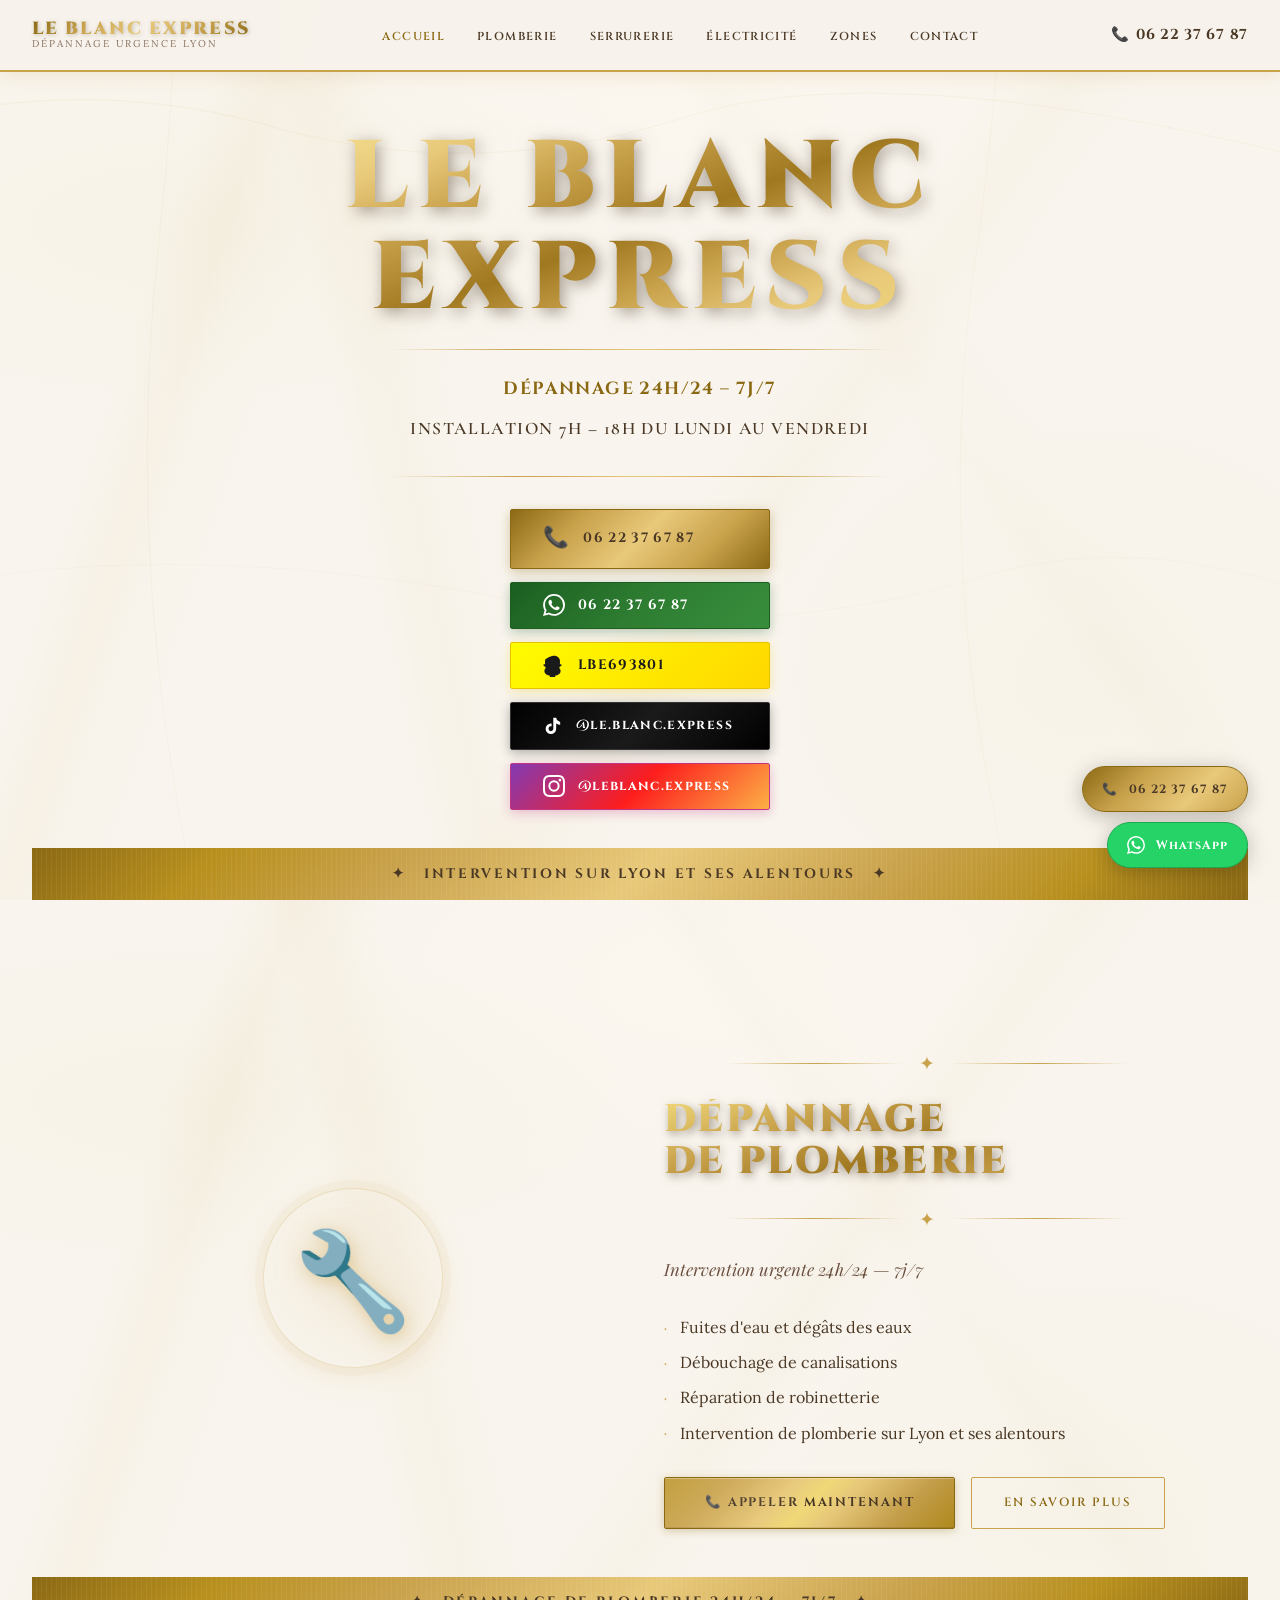
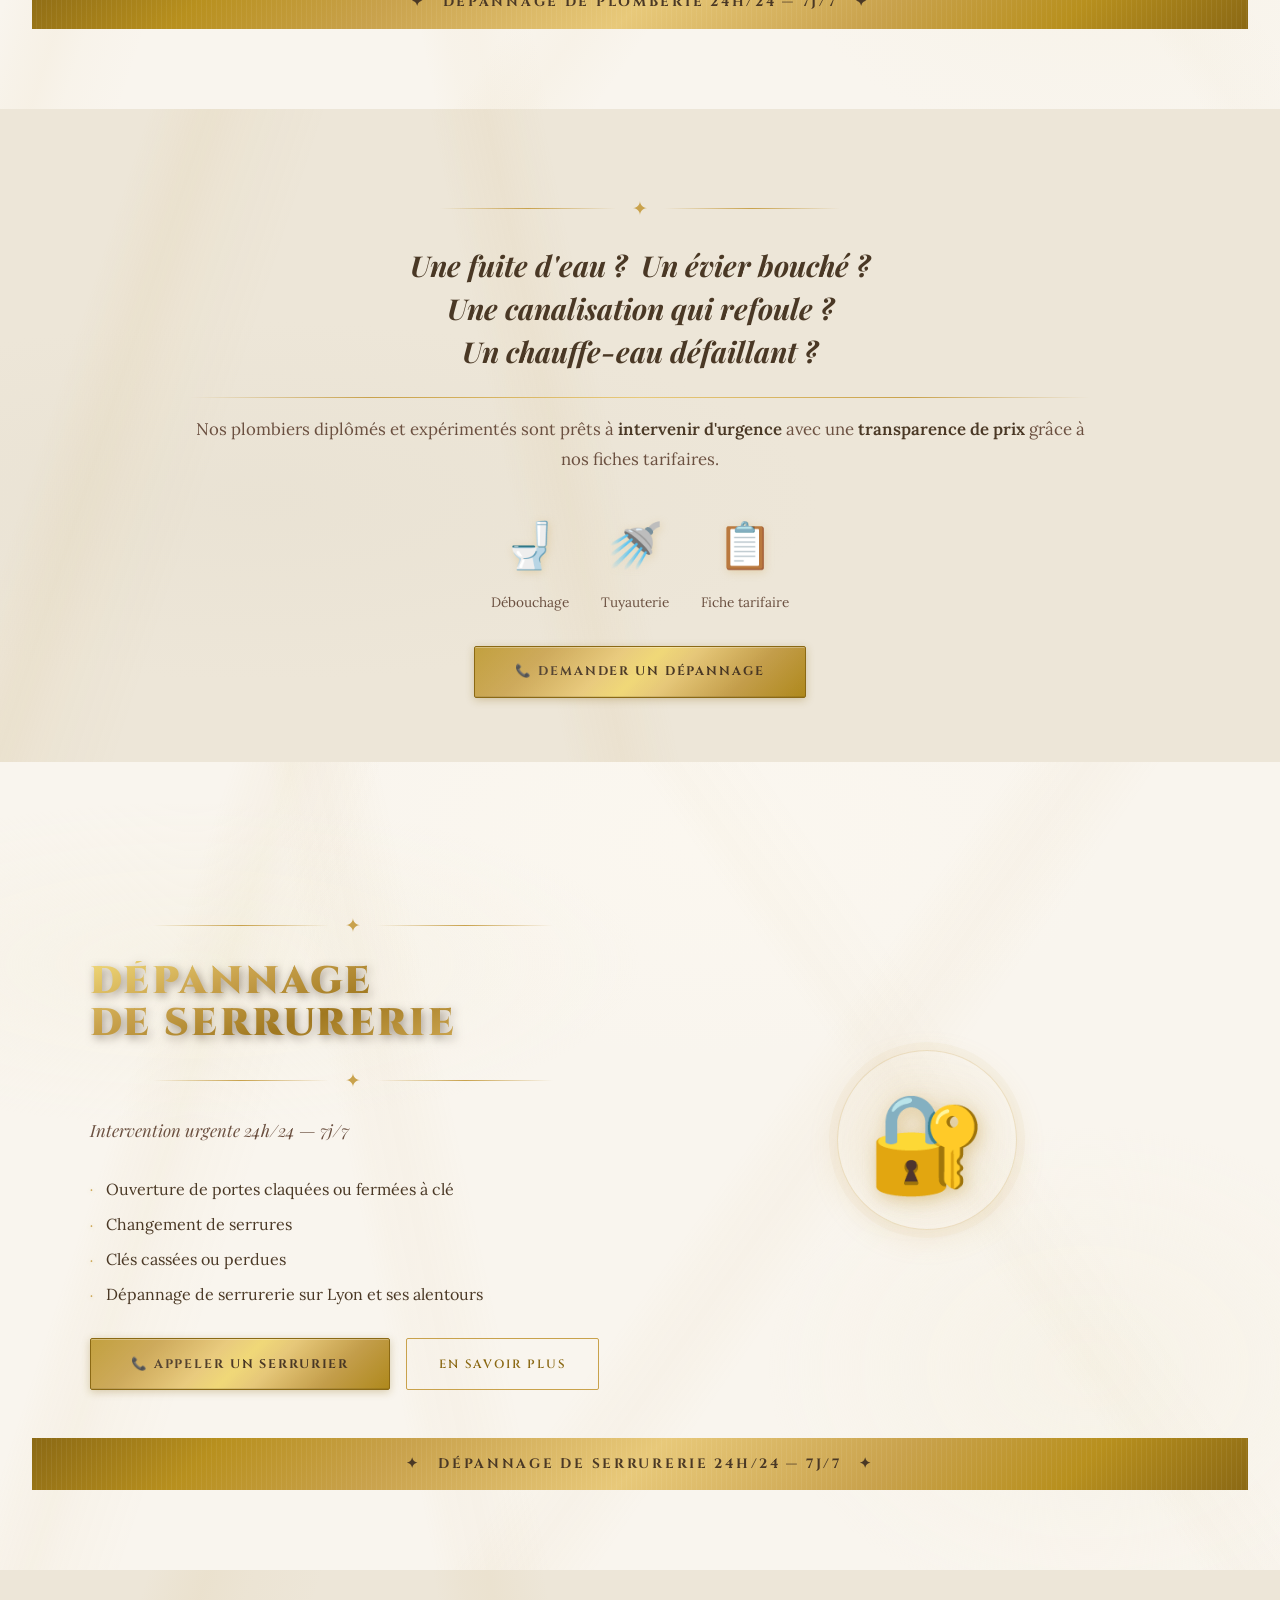
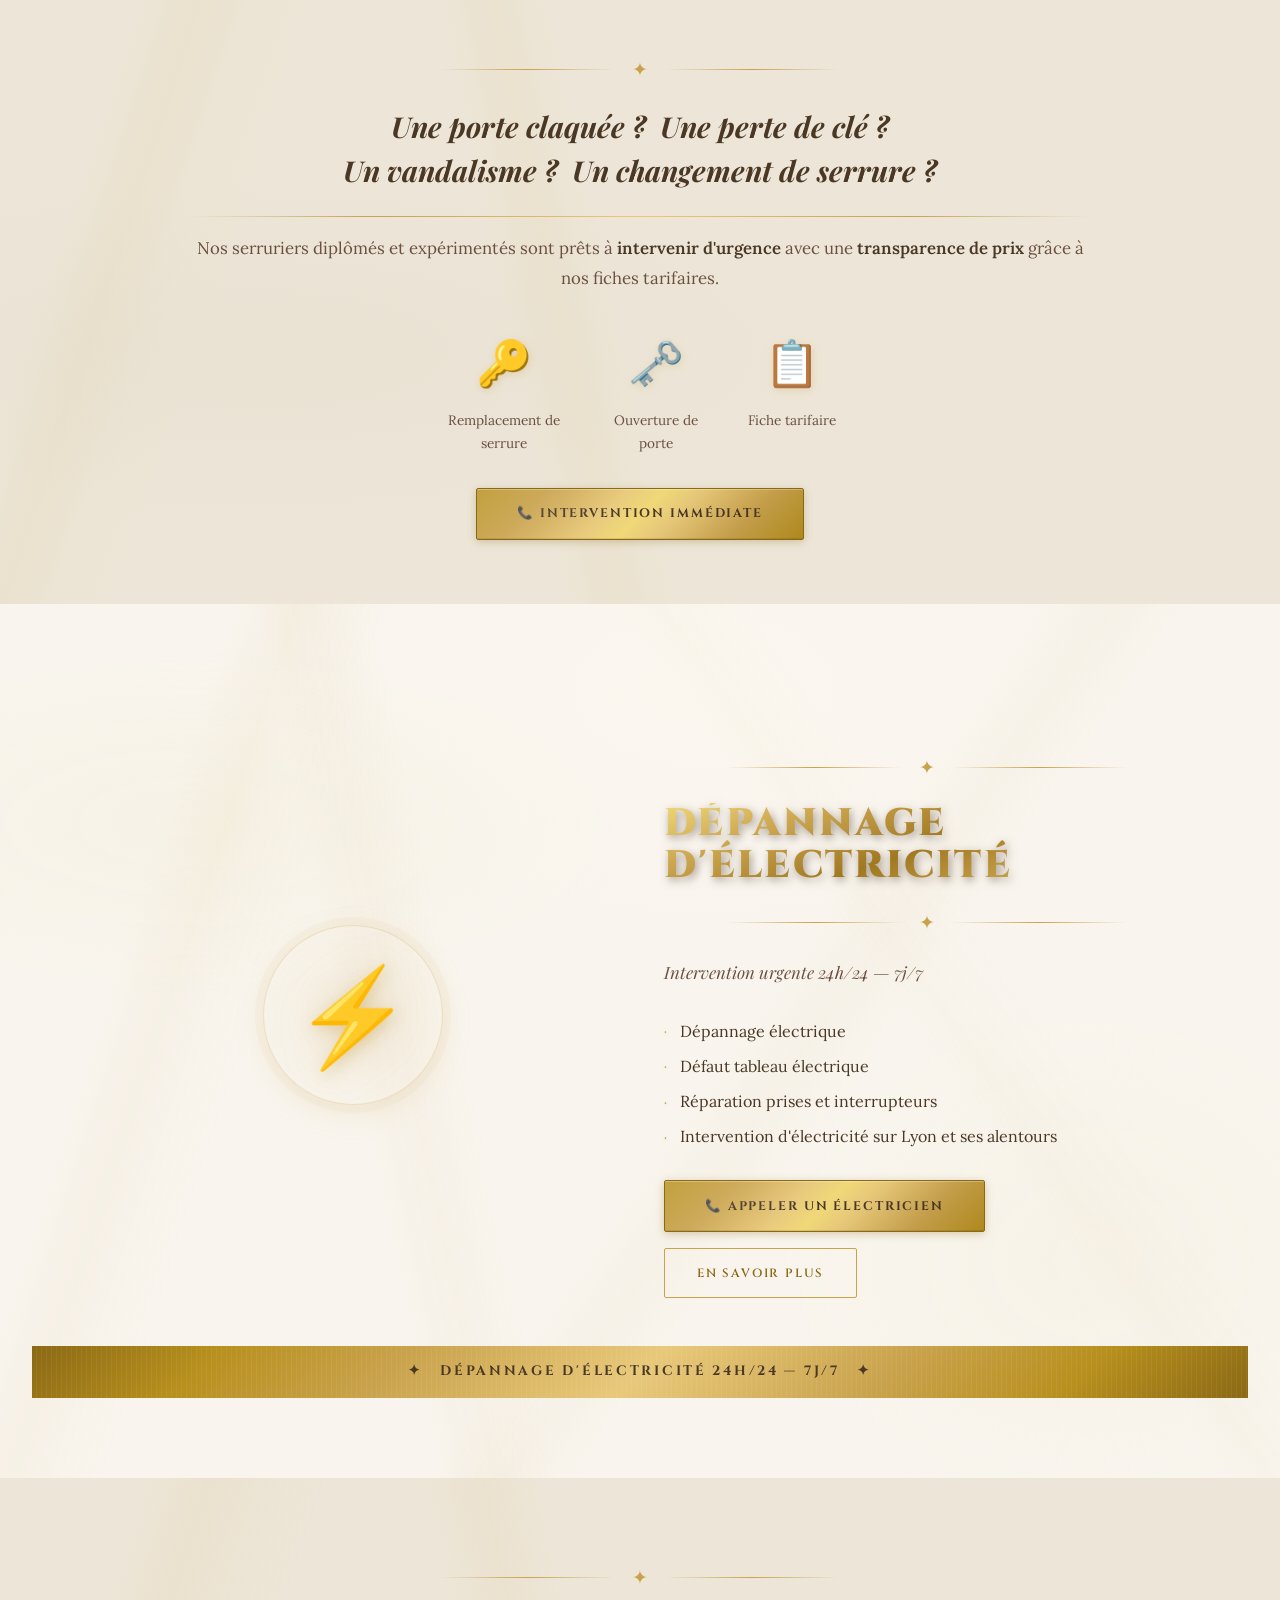
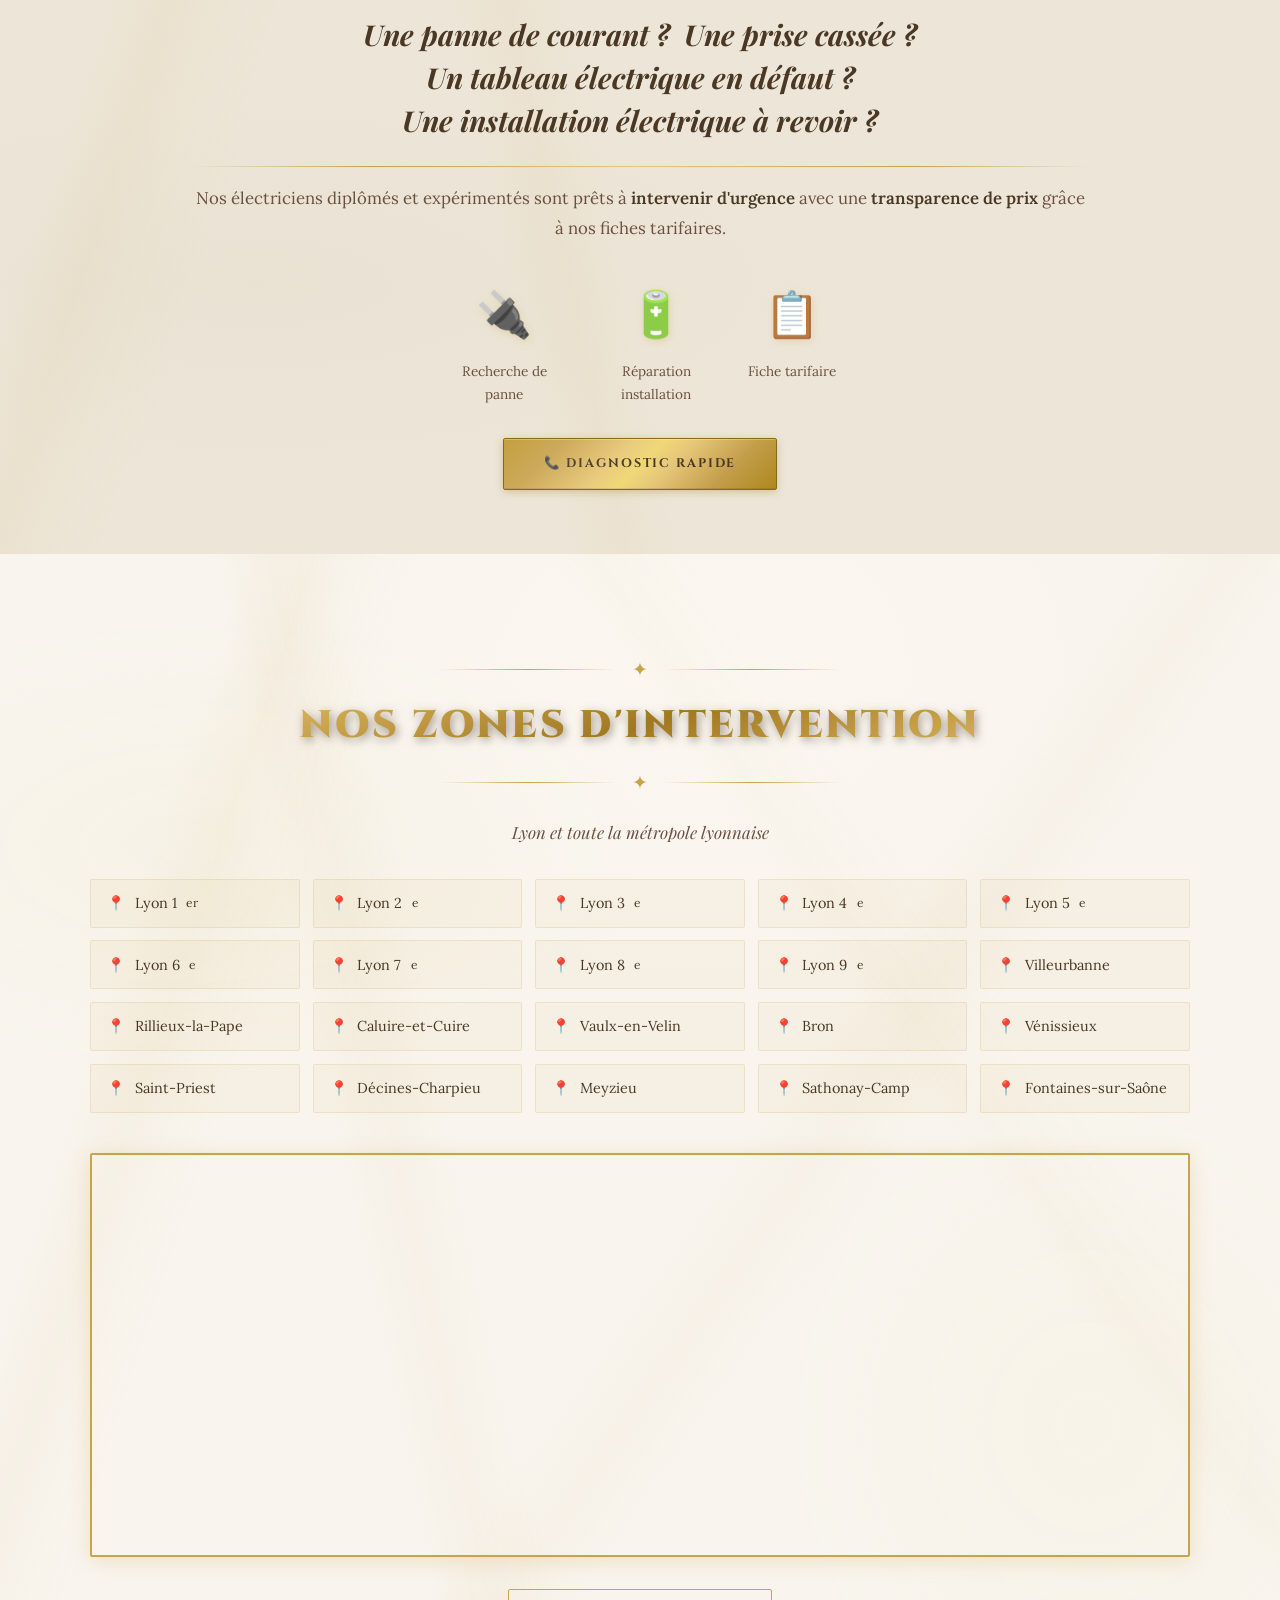
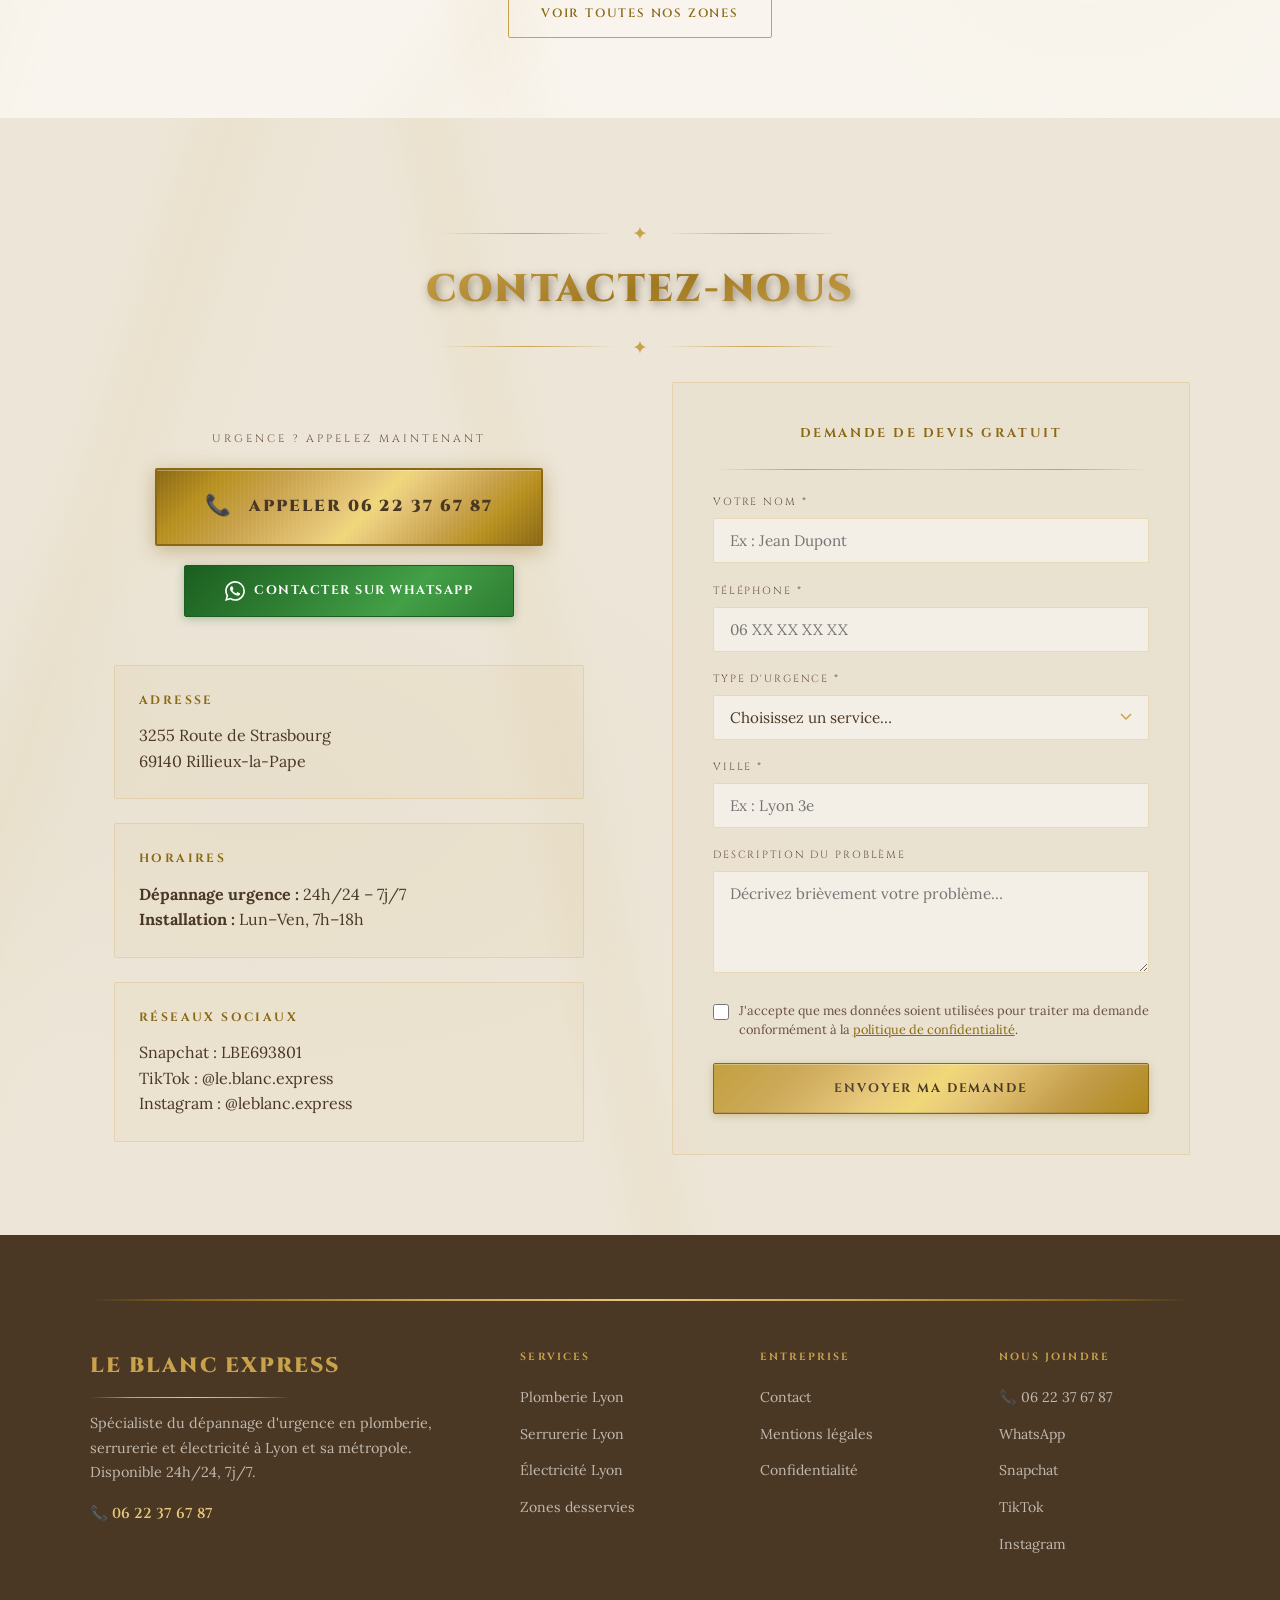
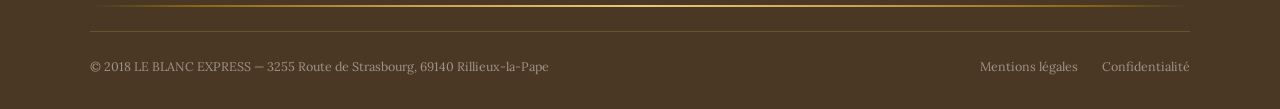
<file: index.html>
<!DOCTYPE html>
<html lang="fr">
<head>
  <meta charset="UTF-8"/>
  <meta name="viewport" content="width=device-width, initial-scale=1.0"/>
  <title>Dépannage Urgence Lyon 24h/24 – Plombier, Serrurier, Électricien | LE BLANC EXPRESS</title>
  <meta name="description" content="LE BLANC EXPRESS — Dépannage d'urgence plomberie, serrurerie et électricité à Lyon 24h/24 7j/7. Intervention rapide sur Lyon et la métropole lyonnaise. Appelez le 06 22 37 67 87."/>
  <meta name="robots" content="index, follow"/>
  <link rel="canonical" href="https://www.leblancexpress.fr/"/>
  <meta property="og:title" content="Dépannage Urgence Lyon 24h/24 | LE BLANC EXPRESS"/>
  <meta property="og:description" content="Plombier, serrurier et électricien d'urgence à Lyon. Intervention 24h/24 7j/7. Transparence de prix garantie."/>
  <meta property="og:url" content="https://www.leblancexpress.fr/"/>
  <meta property="og:type" content="website"/>
  <meta property="og:locale" content="fr_FR"/>
  <link rel="icon" type="image/svg+xml" href="favicon.svg"/>
  <link rel="preconnect" href="https://fonts.googleapis.com"/>
  <link rel="preconnect" href="https://fonts.gstatic.com" crossorigin/>
  <link rel="stylesheet" href="css/style.css"/>
  <script type="application/ld+json">
  {
    "@context": "https://schema.org",
    "@type": "EmergencyService",
    "name": "LE BLANC EXPRESS",
    "@id": "https://www.leblancexpress.fr/#business",
    "url": "https://www.leblancexpress.fr",
    "telephone": "+33622376787",
    "priceRange": "€€",
    "address": {
      "@type": "PostalAddress",
      "streetAddress": "3255 Route de Strasbourg",
      "addressLocality": "Rillieux-la-Pape",
      "postalCode": "69140",
      "addressRegion": "Auvergne-Rhône-Alpes",
      "addressCountry": "FR"
    },
    "geo": {
      "@type": "GeoCoordinates",
      "latitude": 45.8175,
      "longitude": 4.8975
    },
    "openingHoursSpecification": [{
      "@type": "OpeningHoursSpecification",
      "dayOfWeek": ["Monday","Tuesday","Wednesday","Thursday","Friday","Saturday","Sunday"],
      "opens": "00:00",
      "closes": "23:59"
    }],
    "areaServed": [
      {"@type":"City","name":"Lyon"},
      {"@type":"City","name":"Rillieux-la-Pape"},
      {"@type":"City","name":"Villeurbanne"},
      {"@type":"City","name":"Caluire-et-Cuire"},
      {"@type":"City","name":"Vaulx-en-Velin"},
      {"@type":"City","name":"Bron"},
      {"@type":"City","name":"Vénissieux"},
      {"@type":"City","name":"Saint-Priest"},
      {"@type":"City","name":"Décines-Charpieu"},
      {"@type":"City","name":"Meyzieu"}
    ],
    "hasOfferCatalog": {
      "@type": "OfferCatalog",
      "name": "Services de dépannage",
      "itemListElement": [
        {"@type":"OfferCatalog","name":"Plomberie","itemListElement":[
          {"@type":"Offer","itemOffered":{"@type":"Service","name":"Dépannage fuite d'eau"}},
          {"@type":"Offer","itemOffered":{"@type":"Service","name":"Débouchage canalisation"}},
          {"@type":"Offer","itemOffered":{"@type":"Service","name":"Réparation chauffe-eau"}}
        ]},
        {"@type":"OfferCatalog","name":"Serrurerie","itemListElement":[
          {"@type":"Offer","itemOffered":{"@type":"Service","name":"Ouverture de porte"}},
          {"@type":"Offer","itemOffered":{"@type":"Service","name":"Changement de serrure"}},
          {"@type":"Offer","itemOffered":{"@type":"Service","name":"Reproduction de clés"}}
        ]},
        {"@type":"OfferCatalog","name":"Électricité","itemListElement":[
          {"@type":"Offer","itemOffered":{"@type":"Service","name":"Dépannage électrique"}},
          {"@type":"Offer","itemOffered":{"@type":"Service","name":"Réparation tableau électrique"}},
          {"@type":"Offer","itemOffered":{"@type":"Service","name":"Installation prises"}}
        ]}
      ]
    }
  }
  </script>
  <script type="application/ld+json">
  {
    "@context": "https://schema.org",
    "@type": "LocalBusiness",
    "name": "Le Blanc Express",
    "image": "https://www.leblancexpress.fr/favicon.svg",
    "@id": "https://www.leblancexpress.fr/#localbusiness",
    "url": "https://www.leblancexpress.fr",
    "telephone": "0622376787",
    "address": {
      "@type": "PostalAddress",
      "streetAddress": "3255 rte de Strasbourg",
      "addressLocality": "Rillieux-la-Pape",
      "postalCode": "69140",
      "addressCountry": "FR"
    }
  }
  </script>
</head>
<body>

<!-- ═══════════ NAVIGATION ═══════════ -->
<nav class="navbar" role="navigation" aria-label="Navigation principale">
  <div class="navbar-inner">
    <a href="index.html" class="navbar-brand" aria-label="LE BLANC EXPRESS — Accueil">
      <span class="brand-main">LE BLANC EXPRESS</span>
      <span class="brand-sub">Dépannage Urgence Lyon</span>
    </a>
    <ul class="navbar-nav" role="list">
      <li><a href="index.html">Accueil</a></li>
      <li><a href="plomberie-lyon.html">Plomberie</a></li>
      <li><a href="serrurerie-lyon.html">Serrurerie</a></li>
      <li><a href="electricite-lyon.html">Électricité</a></li>
      <li><a href="zones-intervention.html">Zones</a></li>
      <li><a href="contact.html">Contact</a></li>
    </ul>
    <div class="navbar-cta">
      <a href="tel:+33622376787" class="nav-phone" aria-label="Appeler le 06 22 37 67 87">
        <span>📞</span> 06 22 37 67 87
      </a>
    </div>
    <button class="hamburger" id="hamburger" aria-label="Menu" aria-expanded="false">
      <span></span><span></span><span></span>
    </button>
  </div>
</nav>
<nav class="mobile-menu" id="mobile-menu" aria-label="Menu mobile">
  <a href="index.html">🏠 Accueil</a>
  <a href="plomberie-lyon.html">🔧 Plomberie Lyon</a>
  <a href="serrurerie-lyon.html">🔐 Serrurerie Lyon</a>
  <a href="electricite-lyon.html">⚡ Électricité Lyon</a>
  <a href="zones-intervention.html">📍 Zones d'intervention</a>
  <a href="contact.html">✉️ Contact</a>
  <a href="tel:+33622376787" style="color:var(--gold-dark);font-weight:700;">📞 06 22 37 67 87</a>
</nav>

<main>

<!-- ══════════════════════════════════════════════════════
     SECTION 1 — HERO
══════════════════════════════════════════════════════ -->
<section class="hero marble-bg" id="hero" aria-label="Accueil LE BLANC EXPRESS">

  <svg aria-hidden="true" style="position:absolute;inset:0;width:100%;height:100%;pointer-events:none;z-index:0;opacity:0.55" preserveAspectRatio="xMidYMid slice" viewBox="0 0 900 1100" xmlns="http://www.w3.org/2000/svg">
    <path d="M-20 180 Q120 155 280 188 Q420 218 560 175 Q680 140 920 195" stroke="rgba(201,162,76,0.22)" stroke-width="1.3" fill="none"/>
    <path d="M-20 310 Q90 292 200 325 Q340 362 485 315 Q625 272 920 345" stroke="rgba(201,162,76,0.14)" stroke-width="0.8" fill="none"/>
    <path d="M110 0 Q135 200 112 400 Q90 600 125 800 Q155 950 135 1100" stroke="rgba(180,150,70,0.12)" stroke-width="0.7" fill="none"/>
    <path d="M695 0 Q718 180 688 400 Q658 600 698 800 Q728 950 708 1100" stroke="rgba(201,162,76,0.10)" stroke-width="0.9" fill="none"/>
    <path d="M-20 640 Q155 615 360 655 Q528 690 705 635 Q805 610 920 650" stroke="rgba(201,162,76,0.11)" stroke-width="0.6" fill="none"/>
    <path d="M200 0 Q222 150 198 350 Q178 505 215 705 Q242 855 222 1100" stroke="rgba(220,195,120,0.07)" stroke-width="0.4" fill="none"/>
    <path d="M450 -20 Q455 200 440 450 Q428 650 455 900 Q465 1000 460 1120" stroke="rgba(201,162,76,0.06)" stroke-width="0.35" fill="none"/>
  </svg>

  <div style="position:relative;z-index:1;width:100%;max-width:680px;text-align:center;padding:0 1.5rem;">

    <div class="animate-in">
      <h1 class="hero-title">LE BLANC<br>EXPRESS</h1>
    </div>

    <div class="hero-divider animate-in animate-in-delay-1"></div>

    <div class="hero-hours animate-in animate-in-delay-2">
      <p class="hero-hours-item">
        <strong>DÉPANNAGE 24H/24 – 7J/7</strong>
      </p>
      <p class="hero-hours-item">
        INSTALLATION 7H – 18H DU LUNDI AU VENDREDI
      </p>
    </div>

    <div class="hero-divider animate-in animate-in-delay-2"></div>

    <nav class="hero-contacts animate-in animate-in-delay-3" aria-label="Contacts rapides">
      <a href="tel:+33622376787" class="hero-contact-btn phone" aria-label="Appeler le 06 22 37 67 87">
        <span style="font-size:1.3rem" aria-hidden="true">📞</span>
        <span>06 22 37 67 87</span>
      </a>
      <a href="https://wa.me/33622376787" class="hero-contact-btn whatsapp" target="_blank" rel="noopener noreferrer" aria-label="WhatsApp 06 22 37 67 87">
        <svg width="22" height="22" viewBox="0 0 24 24" fill="white" aria-hidden="true"><path d="M17.472 14.382c-.297-.149-1.758-.867-2.03-.967-.273-.099-.471-.148-.67.15-.197.297-.767.966-.94 1.164-.173.199-.347.223-.644.075-.297-.15-1.255-.463-2.39-1.475-.883-.788-1.48-1.761-1.653-2.059-.173-.297-.018-.458.13-.606.134-.133.298-.347.446-.52.149-.174.198-.298.298-.497.099-.198.05-.371-.025-.52-.075-.149-.669-1.612-.916-2.207-.242-.579-.487-.5-.669-.51-.173-.008-.371-.01-.57-.01-.198 0-.52.074-.792.372-.272.297-1.04 1.016-1.04 2.479 0 1.462 1.065 2.875 1.213 3.074.149.198 2.096 3.2 5.077 4.487.709.306 1.262.489 1.694.625.712.227 1.36.195 1.871.118.571-.085 1.758-.719 2.006-1.413.248-.694.248-1.289.173-1.413-.074-.124-.272-.198-.57-.347m-5.421 7.403h-.004a9.87 9.87 0 01-5.031-1.378l-.361-.214-3.741.982.998-3.648-.235-.374a9.86 9.86 0 01-1.51-5.26c.001-5.45 4.436-9.884 9.888-9.884 2.64 0 5.122 1.03 6.988 2.898a9.825 9.825 0 012.893 6.994c-.003 5.45-4.437 9.884-9.885 9.884m8.413-18.297A11.815 11.815 0 0012.05 0C5.495 0 .16 5.335.157 11.892c0 2.096.547 4.142 1.588 5.945L.057 24l6.305-1.654a11.882 11.882 0 005.683 1.448h.005c6.554 0 11.89-5.335 11.893-11.893a11.821 11.821 0 00-3.48-8.413Z"/></svg>
        <span>06 22 37 67 87</span>
      </a>
      <a href="https://www.snapchat.com/add/LBE693801" class="hero-contact-btn snapchat" target="_blank" rel="noopener noreferrer" aria-label="Snapchat LBE693801">
        <svg width="22" height="22" viewBox="0 0 24 24" aria-hidden="true"><path fill="#1a1a1a" d="M12.206.793c.99 0 4.347.276 5.93 3.821.529 1.193.403 3.219.299 4.847l-.003.06c-.012.18-.022.345-.03.51.075.045.189.09.322.09.16-.016.3-.045.435-.045.538 0 1.178.181 1.178.896 0 .6-.498.967-1.005 1.197-.107.049-.2.09-.301.135-.57.26-1.139.682-1.139 1.409 0 .128.028.255.063.382.26.898 1.248 1.803 1.248 3.282 0 .567-.096 1.12-.314 1.649-.826 2.022-2.955 2.954-5.157 3.34-.112.022-.233.051-.335.217-.088.137-.176.361-.176.591 0 .136.033.263.077.374.076.18.3.522.3.852 0 .36-.225.645-.517.7-.27.052-.555.044-.832.044-.279 0-.581.037-.898.075-.319.034-.658.059-.985.059-.329 0-.66-.025-.987-.06-.315-.037-.62-.074-.895-.074-.277 0-.563.009-.832-.044-.293-.055-.518-.34-.518-.7 0-.33.225-.67.3-.852.044-.11.077-.238.077-.374 0-.23-.09-.454-.176-.591-.1-.165-.222-.195-.335-.217-2.201-.386-4.33-1.318-5.157-3.34-.218-.529-.314-1.082-.314-1.649 0-1.479.988-2.384 1.249-3.282.035-.127.06-.254.06-.382 0-.727-.569-1.149-1.139-1.409-.1-.045-.194-.086-.3-.135-.507-.23-1.006-.597-1.006-1.197 0-.715.64-.896 1.178-.896.134 0 .275.029.434.045.133 0 .248-.045.323-.09-.009-.165-.019-.33-.031-.51l-.002-.06c-.105-1.628-.232-3.654.298-4.847C7.849 1.069 11.206.793 12.206.793z"/></svg>
        <span>LBE693801</span>
      </a>
      <a href="https://www.tiktok.com/@le.blanc.express?_r=1&amp;_t=ZN-96fO5IwC8JS" class="hero-contact-btn tiktok" target="_blank" rel="noopener noreferrer" aria-label="TikTok @le.blanc.express">
        <svg width="20" height="22" viewBox="0 0 24 24" aria-hidden="true"><path fill="white" d="M19.59 6.69a4.83 4.83 0 01-3.77-4.25V2h-3.45v13.67a2.89 2.89 0 01-2.88 2.5 2.89 2.89 0 01-2.89-2.89 2.89 2.89 0 012.89-2.89c.28 0 .54.04.79.1V9.01a6.33 6.33 0 00-.79-.05 6.34 6.34 0 00-6.34 6.34 6.34 6.34 0 006.34 6.34 6.34 6.34 0 006.33-6.34V9.02a8.19 8.19 0 004.79 1.54V7.12a4.85 4.85 0 01-1.02-.43z"/></svg>
        <span>@le.blanc.express</span>
      </a>
      <a href="https://www.instagram.com/leblanc.express?igsh=MWE3cHF3eTIxZWh0aw%3D%3D&amp;utm_source=qr" class="hero-contact-btn instagram" target="_blank" rel="noopener noreferrer" aria-label="Instagram @leblanc.express">
        <svg width="22" height="22" viewBox="0 0 24 24" fill="white" aria-hidden="true"><path d="M12 2.163c3.204 0 3.584.012 4.85.07 3.252.148 4.771 1.691 4.919 4.919.058 1.265.069 1.645.069 4.849 0 3.205-.012 3.584-.069 4.849-.149 3.225-1.664 4.771-4.919 4.919-1.266.058-1.644.07-4.85.07-3.204 0-3.584-.012-4.849-.07-3.26-.149-4.771-1.699-4.919-4.92-.058-1.265-.07-1.644-.07-4.849 0-3.204.013-3.583.07-4.849.149-3.227 1.664-4.771 4.919-4.919 1.266-.057 1.645-.069 4.849-.069zM12 0C8.741 0 8.333.014 7.053.072 2.695.272.273 2.69.073 7.052.014 8.333 0 8.741 0 12c0 3.259.014 3.668.072 4.948.2 4.358 2.618 6.78 6.98 6.98C8.333 23.986 8.741 24 12 24c3.259 0 3.668-.014 4.948-.072 4.354-.2 6.782-2.618 6.979-6.98.059-1.28.073-1.689.073-4.948 0-3.259-.014-3.667-.072-4.947-.196-4.354-2.617-6.78-6.979-6.98C15.668.014 15.259 0 12 0zm0 5.838a6.162 6.162 0 100 12.324 6.162 6.162 0 000-12.324zM12 16a4 4 0 110-8 4 4 0 010 8zm6.406-11.845a1.44 1.44 0 100 2.881 1.44 1.44 0 000-2.881z"/></svg>
        <span>@leblanc.express</span>
      </a>
    </nav>
  </div>

  <div class="gold-banner" style="width:100%;margin-top:auto;position:relative;z-index:1;">
    <p>✦ &nbsp; INTERVENTION SUR LYON ET SES ALENTOURS &nbsp; ✦</p>
  </div>
</section>

<!-- SECTION 2 — PLOMBERIE -->
<section class="section marble-bg" id="plomberie" aria-labelledby="h2-plomberie">
  <div class="section-inner">
    <div class="service-block animate-on-scroll">
      <div class="service-icon-area">
        <div class="service-icon-ring" aria-hidden="true"><span class="service-icon">🔧</span></div>
      </div>
      <div class="service-content">
        <div class="gold-separator"><span>✦</span></div>
        <h2 id="h2-plomberie" class="section-title title-3d">Dépannage<br>de Plomberie</h2>
        <div class="gold-separator"><span>✦</span></div>
        <p class="section-subtitle">Intervention urgente 24h/24 — 7j/7</p>
        <ul class="service-list" aria-label="Services plomberie">
          <li>Fuites d'eau et dégâts des eaux</li>
          <li>Débouchage de canalisations</li>
          <li>Réparation de robinetterie</li>
          <li>Intervention de plomberie sur Lyon et ses alentours</li>
        </ul>
        <div style="display:flex;gap:1rem;flex-wrap:wrap;margin-top:1.8rem;">
          <a href="tel:+33622376787" class="btn-gold">📞 Appeler maintenant</a>
          <a href="plomberie-lyon.html" class="btn-gold-outline">En savoir plus</a>
        </div>
      </div>
    </div>
  </div>
  <div class="gold-banner"><p>✦ &nbsp; Dépannage de plomberie 24h/24 — 7j/7 &nbsp; ✦</p></div>
</section>

<!-- SECTION 3 — URGENCE PLOMBERIE -->
<section class="urgence-section marble-dark" id="urgence-plomberie" aria-labelledby="h2-up">
  <div class="urgence-inner animate-on-scroll">
    <div class="gold-separator"><span>✦</span></div>
    <h2 id="h2-up" class="urgence-title">Une fuite d'eau&nbsp;?&nbsp; Un évier bouché&nbsp;?<br>Une canalisation qui refoule&nbsp;?<br>Un chauffe-eau défaillant&nbsp;?</h2>
    <div class="gold-line"></div>
    <p class="urgence-text">Nos plombiers diplômés et expérimentés sont prêts à <strong>intervenir d'urgence</strong> avec une <strong>transparence de prix</strong> grâce à nos fiches tarifaires.</p>
    <div class="urgence-icons" aria-hidden="true">
      <div class="urgence-icon-item"><span>🚽</span><span>Débouchage</span></div>
      <div class="urgence-icon-item"><span>🚿</span><span>Tuyauterie</span></div>
      <div class="urgence-icon-item"><span>📋</span><span>Fiche tarifaire</span></div>
    </div>
    <a href="tel:+33622376787" class="btn-gold">📞 Demander un dépannage</a>
  </div>
</section>

<!-- SECTION 4 — SERRURERIE -->
<section class="section marble-bg" id="serrurerie" aria-labelledby="h2-serr">
  <div class="section-inner">
    <div class="service-block reverse animate-on-scroll">
      <div class="service-icon-area">
        <div class="service-icon-ring" aria-hidden="true"><span class="service-icon">🔐</span></div>
      </div>
      <div class="service-content">
        <div class="gold-separator"><span>✦</span></div>
        <h2 id="h2-serr" class="section-title title-3d">Dépannage<br>de Serrurerie</h2>
        <div class="gold-separator"><span>✦</span></div>
        <p class="section-subtitle">Intervention urgente 24h/24 — 7j/7</p>
        <ul class="service-list" aria-label="Services serrurerie">
          <li>Ouverture de portes claquées ou fermées à clé</li>
          <li>Changement de serrures</li>
          <li>Clés cassées ou perdues</li>
          <li>Dépannage de serrurerie sur Lyon et ses alentours</li>
        </ul>
        <div style="display:flex;gap:1rem;flex-wrap:wrap;margin-top:1.8rem;">
          <a href="tel:+33622376787" class="btn-gold">📞 Appeler un serrurier</a>
          <a href="serrurerie-lyon.html" class="btn-gold-outline">En savoir plus</a>
        </div>
      </div>
    </div>
  </div>
  <div class="gold-banner"><p>✦ &nbsp; Dépannage de serrurerie 24h/24 — 7j/7 &nbsp; ✦</p></div>
</section>

<!-- SECTION 5 — URGENCE SERRURERIE -->
<section class="urgence-section marble-dark" id="urgence-serrurerie" aria-labelledby="h2-us">
  <div class="urgence-inner animate-on-scroll">
    <div class="gold-separator"><span>✦</span></div>
    <h2 id="h2-us" class="urgence-title">Une porte claquée&nbsp;?&nbsp; Une perte de clé&nbsp;?<br>Un vandalisme&nbsp;?&nbsp; Un changement de serrure&nbsp;?</h2>
    <div class="gold-line"></div>
    <p class="urgence-text">Nos serruriers diplômés et expérimentés sont prêts à <strong>intervenir d'urgence</strong> avec une <strong>transparence de prix</strong> grâce à nos fiches tarifaires.</p>
    <div class="urgence-icons" aria-hidden="true">
      <div class="urgence-icon-item"><span>🔑</span><span>Remplacement de serrure</span></div>
      <div class="urgence-icon-item"><span>🗝️</span><span>Ouverture de porte</span></div>
      <div class="urgence-icon-item"><span>📋</span><span>Fiche tarifaire</span></div>
    </div>
    <a href="tel:+33622376787" class="btn-gold">📞 Intervention immédiate</a>
  </div>
</section>

<!-- SECTION 6 — ÉLECTRICITÉ -->
<section class="section marble-bg" id="electricite" aria-labelledby="h2-elec">
  <div class="section-inner">
    <div class="service-block animate-on-scroll">
      <div class="service-icon-area">
        <div class="service-icon-ring" aria-hidden="true"><span class="service-icon">⚡</span></div>
      </div>
      <div class="service-content">
        <div class="gold-separator"><span>✦</span></div>
        <h2 id="h2-elec" class="section-title title-3d">Dépannage<br>d'Électricité</h2>
        <div class="gold-separator"><span>✦</span></div>
        <p class="section-subtitle">Intervention urgente 24h/24 — 7j/7</p>
        <ul class="service-list" aria-label="Services électricité">
          <li>Dépannage électrique</li>
          <li>Défaut tableau électrique</li>
          <li>Réparation prises et interrupteurs</li>
          <li>Intervention d'électricité sur Lyon et ses alentours</li>
        </ul>
        <div style="display:flex;gap:1rem;flex-wrap:wrap;margin-top:1.8rem;">
          <a href="tel:+33622376787" class="btn-gold">📞 Appeler un électricien</a>
          <a href="electricite-lyon.html" class="btn-gold-outline">En savoir plus</a>
        </div>
      </div>
    </div>
  </div>
  <div class="gold-banner"><p>✦ &nbsp; Dépannage d'électricité 24h/24 — 7j/7 &nbsp; ✦</p></div>
</section>

<!-- SECTION 7 — URGENCE ÉLECTRICITÉ -->
<section class="urgence-section marble-dark" id="urgence-electricite" aria-labelledby="h2-ue">
  <div class="urgence-inner animate-on-scroll">
    <div class="gold-separator"><span>✦</span></div>
    <h2 id="h2-ue" class="urgence-title">Une panne de courant&nbsp;?&nbsp; Une prise cassée&nbsp;?<br>Un tableau électrique en défaut&nbsp;?<br>Une installation électrique à revoir&nbsp;?</h2>
    <div class="gold-line"></div>
    <p class="urgence-text">Nos électriciens diplômés et expérimentés sont prêts à <strong>intervenir d'urgence</strong> avec une <strong>transparence de prix</strong> grâce à nos fiches tarifaires.</p>
    <div class="urgence-icons" aria-hidden="true">
      <div class="urgence-icon-item"><span>🔌</span><span>Recherche de panne</span></div>
      <div class="urgence-icon-item"><span>🔋</span><span>Réparation installation</span></div>
      <div class="urgence-icon-item"><span>📋</span><span>Fiche tarifaire</span></div>
    </div>
    <a href="tel:+33622376787" class="btn-gold">📞 Diagnostic rapide</a>
  </div>
</section>

<!-- SECTION 8 — ZONES -->
<section class="section marble-bg" id="zones" aria-labelledby="h2-zones">
  <div class="section-inner animate-on-scroll">
    <div class="gold-separator"><span>✦</span></div>
    <h2 id="h2-zones" class="section-title title-3d">Nos Zones d'Intervention</h2>
    <div class="gold-separator"><span>✦</span></div>
    <p class="section-subtitle">Lyon et toute la métropole lyonnaise</p>
    <div class="zones-grid" role="list">
      <div class="zone-item" role="listitem">Lyon 1<sup>er</sup></div>
      <div class="zone-item" role="listitem">Lyon 2<sup>e</sup></div>
      <div class="zone-item" role="listitem">Lyon 3<sup>e</sup></div>
      <div class="zone-item" role="listitem">Lyon 4<sup>e</sup></div>
      <div class="zone-item" role="listitem">Lyon 5<sup>e</sup></div>
      <div class="zone-item" role="listitem">Lyon 6<sup>e</sup></div>
      <div class="zone-item" role="listitem">Lyon 7<sup>e</sup></div>
      <div class="zone-item" role="listitem">Lyon 8<sup>e</sup></div>
      <div class="zone-item" role="listitem">Lyon 9<sup>e</sup></div>
      <div class="zone-item" role="listitem">Villeurbanne</div>
      <div class="zone-item" role="listitem">Rillieux-la-Pape</div>
      <div class="zone-item" role="listitem">Caluire-et-Cuire</div>
      <div class="zone-item" role="listitem">Vaulx-en-Velin</div>
      <div class="zone-item" role="listitem">Bron</div>
      <div class="zone-item" role="listitem">Vénissieux</div>
      <div class="zone-item" role="listitem">Saint-Priest</div>
      <div class="zone-item" role="listitem">Décines-Charpieu</div>
      <div class="zone-item" role="listitem">Meyzieu</div>
      <div class="zone-item" role="listitem">Sathonay-Camp</div>
      <div class="zone-item" role="listitem">Fontaines-sur-Saône</div>
    </div>
    <div class="map-container">
      <iframe src="https://www.google.com/maps/embed?pb=!1m18!1m12!1m3!1d2779.341!2d4.897500!3d45.817500!2m3!1f0!2f0!3f0!3m2!1i1024!2i768!4f13.1!3m3!1m2!1s0x47f4c4f000000001%3A0x123456789abcdef!2s3255+Route+de+Strasbourg%2C+69140+Rillieux-la-Pape%2C+France!5e0!3m2!1sfr!2sfr!4v1716000000000!5m2!1sfr!2sfr" allowfullscreen="" loading="lazy" referrerpolicy="no-referrer-when-downgrade" title="Localisation LE BLANC EXPRESS — Rillieux-la-Pape, Lyon"></iframe>
    </div>
    <div style="text-align:center;margin-top:2rem;">
      <a href="zones-intervention.html" class="btn-gold-outline">Voir toutes nos zones</a>
    </div>
  </div>
</section>

<!-- SECTION 9 — CONTACT -->
<section class="section marble-dark" id="contact-section" aria-labelledby="h2-contact">
  <div class="section-inner">
    <div class="gold-separator"><span>✦</span></div>
    <h2 id="h2-contact" class="section-title title-3d" style="text-align:center;">Contactez-Nous</h2>
    <div class="gold-separator"><span>✦</span></div>
    <div class="contact-grid animate-on-scroll">
      <div>
        <div class="big-cta-area">
          <p style="font-family:'Cinzel',serif;font-size:0.68rem;letter-spacing:0.28em;text-transform:uppercase;color:var(--brown-mid);">Urgence ? Appelez maintenant</p>
          <a href="tel:+33622376787" class="big-phone-btn pulse-gold" aria-label="Appeler LE BLANC EXPRESS">
            <span style="position:relative;z-index:1;font-size:1.3rem" aria-hidden="true">📞</span>
            <span style="position:relative;z-index:1">APPELER 06 22 37 67 87</span>
          </a>
          <a href="https://wa.me/33622376787" class="btn-whatsapp" target="_blank" rel="noopener noreferrer">
            <svg width="20" height="20" viewBox="0 0 24 24" fill="white" aria-hidden="true"><path d="M17.472 14.382c-.297-.149-1.758-.867-2.03-.967-.273-.099-.471-.148-.67.15-.197.297-.767.966-.94 1.164-.173.199-.347.223-.644.075-.297-.15-1.255-.463-2.39-1.475-.883-.788-1.48-1.761-1.653-2.059-.173-.297-.018-.458.13-.606.134-.133.298-.347.446-.52.149-.174.198-.298.298-.497.099-.198.05-.371-.025-.52-.075-.149-.669-1.612-.916-2.207-.242-.579-.487-.5-.669-.51-.173-.008-.371-.01-.57-.01-.198 0-.52.074-.792.372-.272.297-1.04 1.016-1.04 2.479 0 1.462 1.065 2.875 1.213 3.074.149.198 2.096 3.2 5.077 4.487.709.306 1.262.489 1.694.625.712.227 1.36.195 1.871.118.571-.085 1.758-.719 2.006-1.413.248-.694.248-1.289.173-1.413-.074-.124-.272-.198-.57-.347m-5.421 7.403h-.004a9.87 9.87 0 01-5.031-1.378l-.361-.214-3.741.982.998-3.648-.235-.374a9.86 9.86 0 01-1.51-5.26c.001-5.45 4.436-9.884 9.888-9.884 2.64 0 5.122 1.03 6.988 2.898a9.825 9.825 0 012.893 6.994c-.003 5.45-4.437 9.884-9.885 9.884m8.413-18.297A11.815 11.815 0 0012.05 0C5.495 0 .16 5.335.157 11.892c0 2.096.547 4.142 1.588 5.945L.057 24l6.305-1.654a11.882 11.882 0 005.683 1.448h.005c6.554 0 11.89-5.335 11.893-11.893a11.821 11.821 0 00-3.48-8.413Z"/></svg>
            Contacter sur WhatsApp
          </a>
        </div>
        <div class="contact-info" style="padding:0 1.5rem;">
          <div class="contact-card">
            <h3>Adresse</h3>
            <p>3255 Route de Strasbourg<br>69140 Rillieux-la-Pape</p>
          </div>
          <div class="contact-card">
            <h3>Horaires</h3>
            <p><strong>Dépannage urgence :</strong> 24h/24 – 7j/7<br><strong>Installation :</strong> Lun–Ven, 7h–18h</p>
          </div>
          <div class="contact-card">
            <h3>Réseaux sociaux</h3>
            <p>
              <a href="https://www.snapchat.com/add/LBE693801" target="_blank" rel="noopener">Snapchat : LBE693801</a><br>
              <a href="https://www.tiktok.com/@le.blanc.express?_r=1&amp;_t=ZN-96fO5IwC8JS" target="_blank" rel="noopener">TikTok : @le.blanc.express</a><br>
              <a href="https://www.instagram.com/leblanc.express?igsh=MWE3cHF3eTIxZWh0aw%3D%3D&amp;utm_source=qr" target="_blank" rel="noopener">Instagram : @leblanc.express</a>
            </p>
          </div>
        </div>
      </div>
      <form class="devis-form" id="devis-form" novalidate aria-label="Formulaire de devis gratuit">
        <h2>Demande de devis gratuit</h2>
        <div class="gold-line" style="margin-bottom:1.5rem;"></div>
        <div class="form-group">
          <label for="nom">Votre nom *</label>
          <input type="text" id="nom" name="nom" placeholder="Ex : Jean Dupont" required autocomplete="name"/>
        </div>
        <div class="form-group">
          <label for="telephone">Téléphone *</label>
          <input type="tel" id="telephone" name="telephone" placeholder="06 XX XX XX XX" required autocomplete="tel"/>
        </div>
        <div class="form-group">
          <label for="service">Type d'urgence *</label>
          <select id="service" name="service" required>
            <option value="" disabled selected>Choisissez un service…</option>
            <option value="plomberie">🔧 Plomberie</option>
            <option value="serrurerie">🔐 Serrurerie</option>
            <option value="electricite">⚡ Électricité</option>
            <option value="autre">Autre</option>
          </select>
        </div>
        <div class="form-group">
          <label for="ville">Ville *</label>
          <input type="text" id="ville" name="ville" placeholder="Ex : Lyon 3e" required autocomplete="address-level2"/>
        </div>
        <div class="form-group">
          <label for="description">Description du problème</label>
          <textarea id="description" name="description" rows="4" placeholder="Décrivez brièvement votre problème…"></textarea>
        </div>
        <div class="form-rgpd">
          <input type="checkbox" id="rgpd" name="rgpd" required/>
          <label for="rgpd">J'accepte que mes données soient utilisées pour traiter ma demande conformément à la
            <a href="politique-confidentialite.html" style="color:var(--gold-dark);text-decoration:underline;">politique de confidentialité</a>.
          </label>
        </div>
        <button type="submit" class="btn-gold" style="width:100%;justify-content:center;padding:1rem;">Envoyer ma demande</button>
      </form>
    </div>
  </div>
</section>

</main>

<!-- ═══════════ FOOTER ═══════════ -->
<footer class="footer" role="contentinfo">
  <div class="footer-inner">
    <div class="gold-line-thick" style="margin-bottom:3rem;"></div>
    <div class="footer-grid">
      <div class="footer-brand">
        <span class="brand-name">LE BLANC EXPRESS</span>
        <div class="gold-line" style="max-width:200px;margin:0.8rem 0;"></div>
        <p>Spécialiste du dépannage d'urgence en plomberie, serrurerie et électricité à Lyon et sa métropole. Disponible 24h/24, 7j/7.</p>
        <p style="margin-top:1rem;"><a href="tel:+33622376787" style="color:var(--gold-light);font-weight:600;font-family:'Cinzel',serif;">📞 06 22 37 67 87</a></p>
      </div>
      <div class="footer-col">
        <h4>Services</h4>
        <ul>
          <li><a href="plomberie-lyon.html">Plomberie Lyon</a></li>
          <li><a href="serrurerie-lyon.html">Serrurerie Lyon</a></li>
          <li><a href="electricite-lyon.html">Électricité Lyon</a></li>
          <li><a href="zones-intervention.html">Zones desservies</a></li>
        </ul>
      </div>
      <div class="footer-col">
        <h4>Entreprise</h4>
        <ul>
          <li><a href="contact.html">Contact</a></li>
          <li><a href="mentions-legales.html">Mentions légales</a></li>
          <li><a href="politique-confidentialite.html">Confidentialité</a></li>
        </ul>
      </div>
      <div class="footer-col">
        <h4>Nous joindre</h4>
        <ul>
          <li><a href="tel:+33622376787">📞 06 22 37 67 87</a></li>
          <li><a href="https://wa.me/33622376787" target="_blank" rel="noopener">WhatsApp</a></li>
          <li><a href="https://www.snapchat.com/add/LBE693801" target="_blank" rel="noopener">Snapchat</a></li>
          <li><a href="https://www.tiktok.com/@le.blanc.express?_r=1&amp;_t=ZN-96fO5IwC8JS" target="_blank" rel="noopener">TikTok</a></li>
          <li><a href="https://www.instagram.com/leblanc.express?igsh=MWE3cHF3eTIxZWh0aw%3D%3D&amp;utm_source=qr" target="_blank" rel="noopener">Instagram</a></li>
        </ul>
      </div>
    </div>
    <div class="gold-line-thick" style="margin-bottom:1.5rem;"></div>
    <div class="footer-bottom">
      <p>© 2018 LE BLANC EXPRESS — 3255 Route de Strasbourg, 69140 Rillieux-la-Pape</p>
      <div class="footer-legal">
        <a href="mentions-legales.html">Mentions légales</a>
        <a href="politique-confidentialite.html">Confidentialité</a>
      </div>
    </div>
  </div>
</footer>

<div class="floating-phone" role="complementary" aria-label="Contact rapide">
  <a href="tel:+33622376787" class="float-btn phone-float pulse-gold" aria-label="Appeler LE BLANC EXPRESS">
    <span aria-hidden="true">📞</span>
    <span class="label">06 22 37 67 87</span>
  </a>
  <a href="https://wa.me/33622376787" class="float-btn wa-float" target="_blank" rel="noopener noreferrer" aria-label="WhatsApp LE BLANC EXPRESS">
    <svg width="18" height="18" viewBox="0 0 24 24" fill="white" aria-hidden="true"><path d="M17.472 14.382c-.297-.149-1.758-.867-2.03-.967-.273-.099-.471-.148-.67.15-.197.297-.767.966-.94 1.164-.173.199-.347.223-.644.075-.297-.15-1.255-.463-2.39-1.475-.883-.788-1.48-1.761-1.653-2.059-.173-.297-.018-.458.13-.606.134-.133.298-.347.446-.52.149-.174.198-.298.298-.497.099-.198.05-.371-.025-.52-.075-.149-.669-1.612-.916-2.207-.242-.579-.487-.5-.669-.51-.173-.008-.371-.01-.57-.01-.198 0-.52.074-.792.372-.272.297-1.04 1.016-1.04 2.479 0 1.462 1.065 2.875 1.213 3.074.149.198 2.096 3.2 5.077 4.487.709.306 1.262.489 1.694.625.712.227 1.36.195 1.871.118.571-.085 1.758-.719 2.006-1.413.248-.694.248-1.289.173-1.413-.074-.124-.272-.198-.57-.347m-5.421 7.403h-.004a9.87 9.87 0 01-5.031-1.378l-.361-.214-3.741.982.998-3.648-.235-.374a9.86 9.86 0 01-1.51-5.26c.001-5.45 4.436-9.884 9.888-9.884 2.64 0 5.122 1.03 6.988 2.898a9.825 9.825 0 012.893 6.994c-.003 5.45-4.437 9.884-9.885 9.884m8.413-18.297A11.815 11.815 0 0012.05 0C5.495 0 .16 5.335.157 11.892c0 2.096.547 4.142 1.588 5.945L.057 24l6.305-1.654a11.882 11.882 0 005.683 1.448h.005c6.554 0 11.89-5.335 11.893-11.893a11.821 11.821 0 00-3.48-8.413Z"/></svg>
    <span class="label">WhatsApp</span>
  </a>
</div>

<a href="#hero" class="scroll-top" aria-label="Retour en haut de page" title="Retour en haut">▲</a>
<script src="js/main.js"></script>
</body>
</html>
</file>
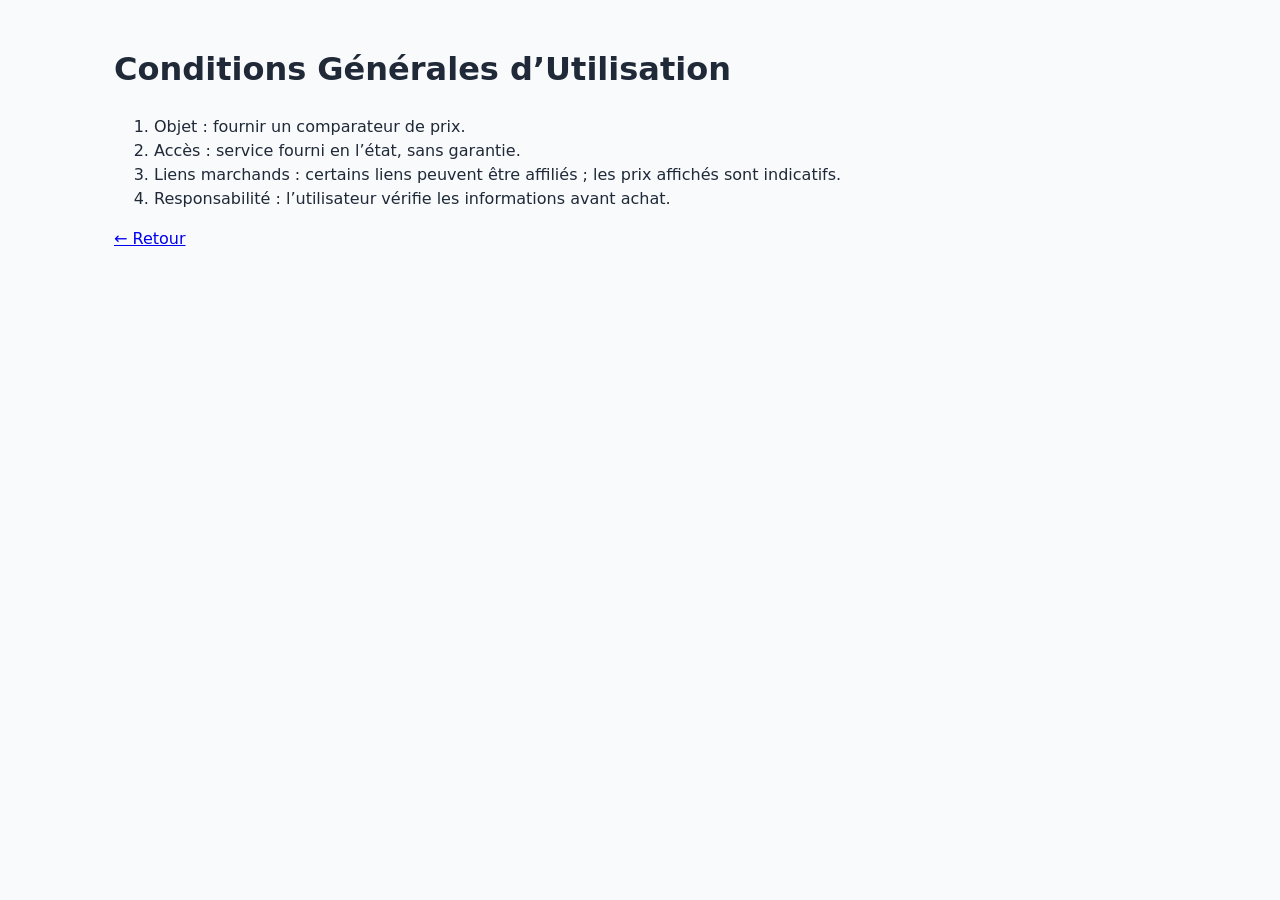
<file: cgu.html>
<!DOCTYPE html><html lang="fr"><head><meta charset="utf-8"><meta name="viewport" content="width=device-width, initial-scale=1">
<title>Conditions Générales d’Utilisation — Prixo</title><link rel="stylesheet" href="styles.css"></head>
<body><div class="container">
<h1>Conditions Générales d’Utilisation</h1>
<ol>
<li>Objet : fournir un comparateur de prix.</li>
<li>Accès : service fourni en l’état, sans garantie.</li>
<li>Liens marchands : certains liens peuvent être affiliés ; les prix affichés sont indicatifs.</li>
<li>Responsabilité : l’utilisateur vérifie les informations avant achat.</li>
</ol>
<p><a href="index.html">← Retour</a></p>
</div></body></html>
</file>
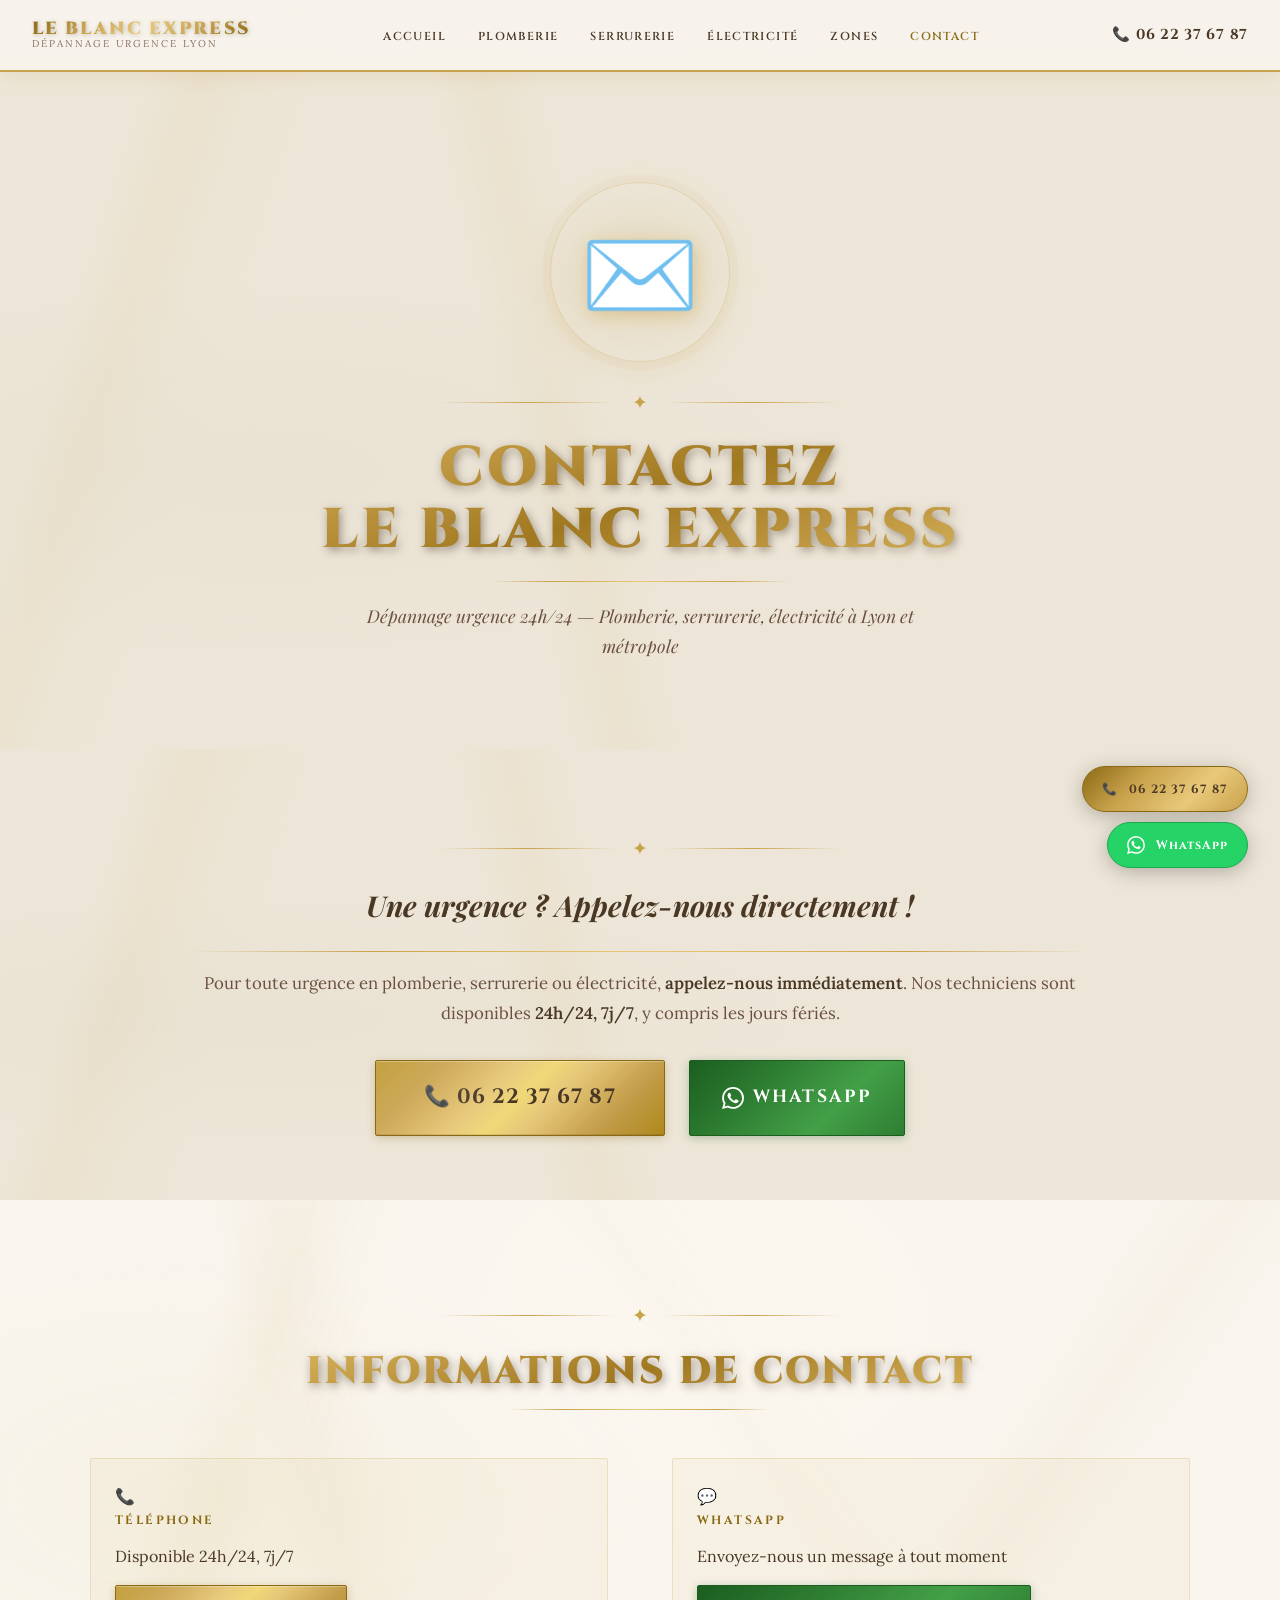
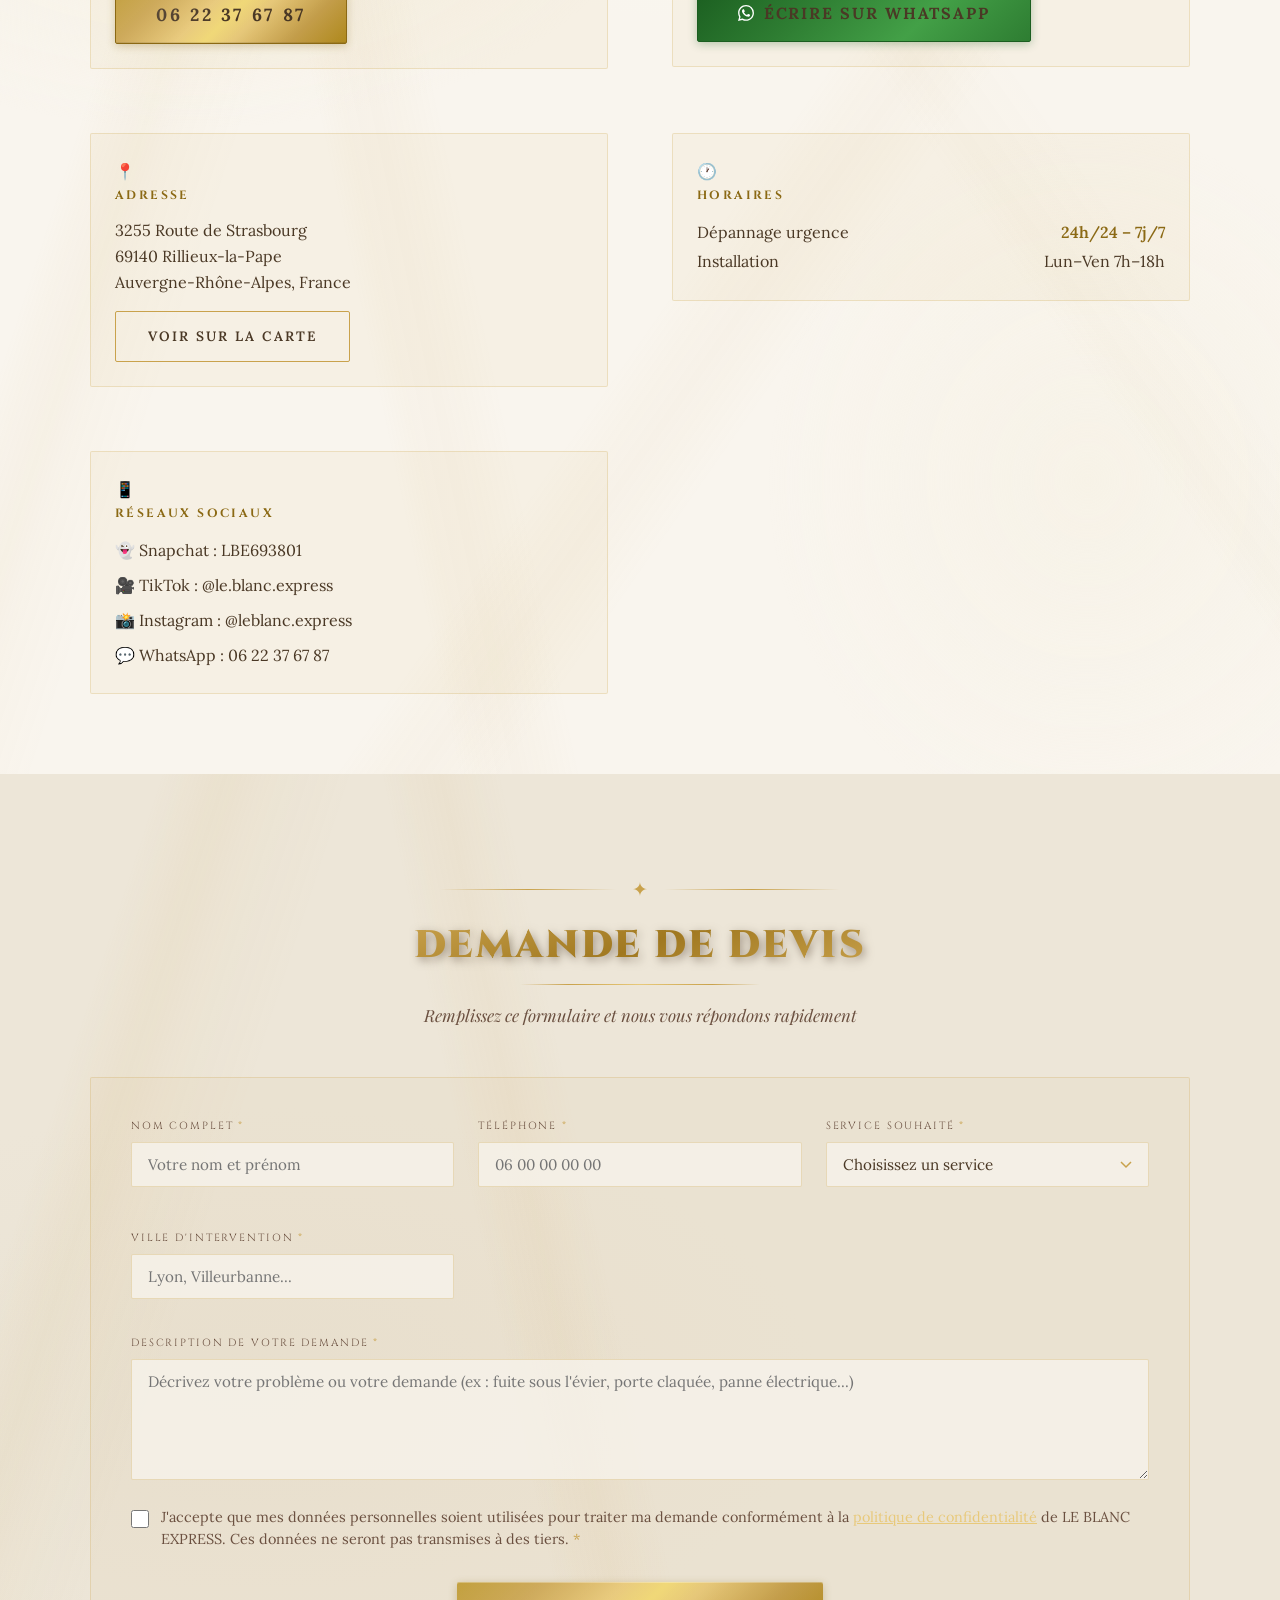
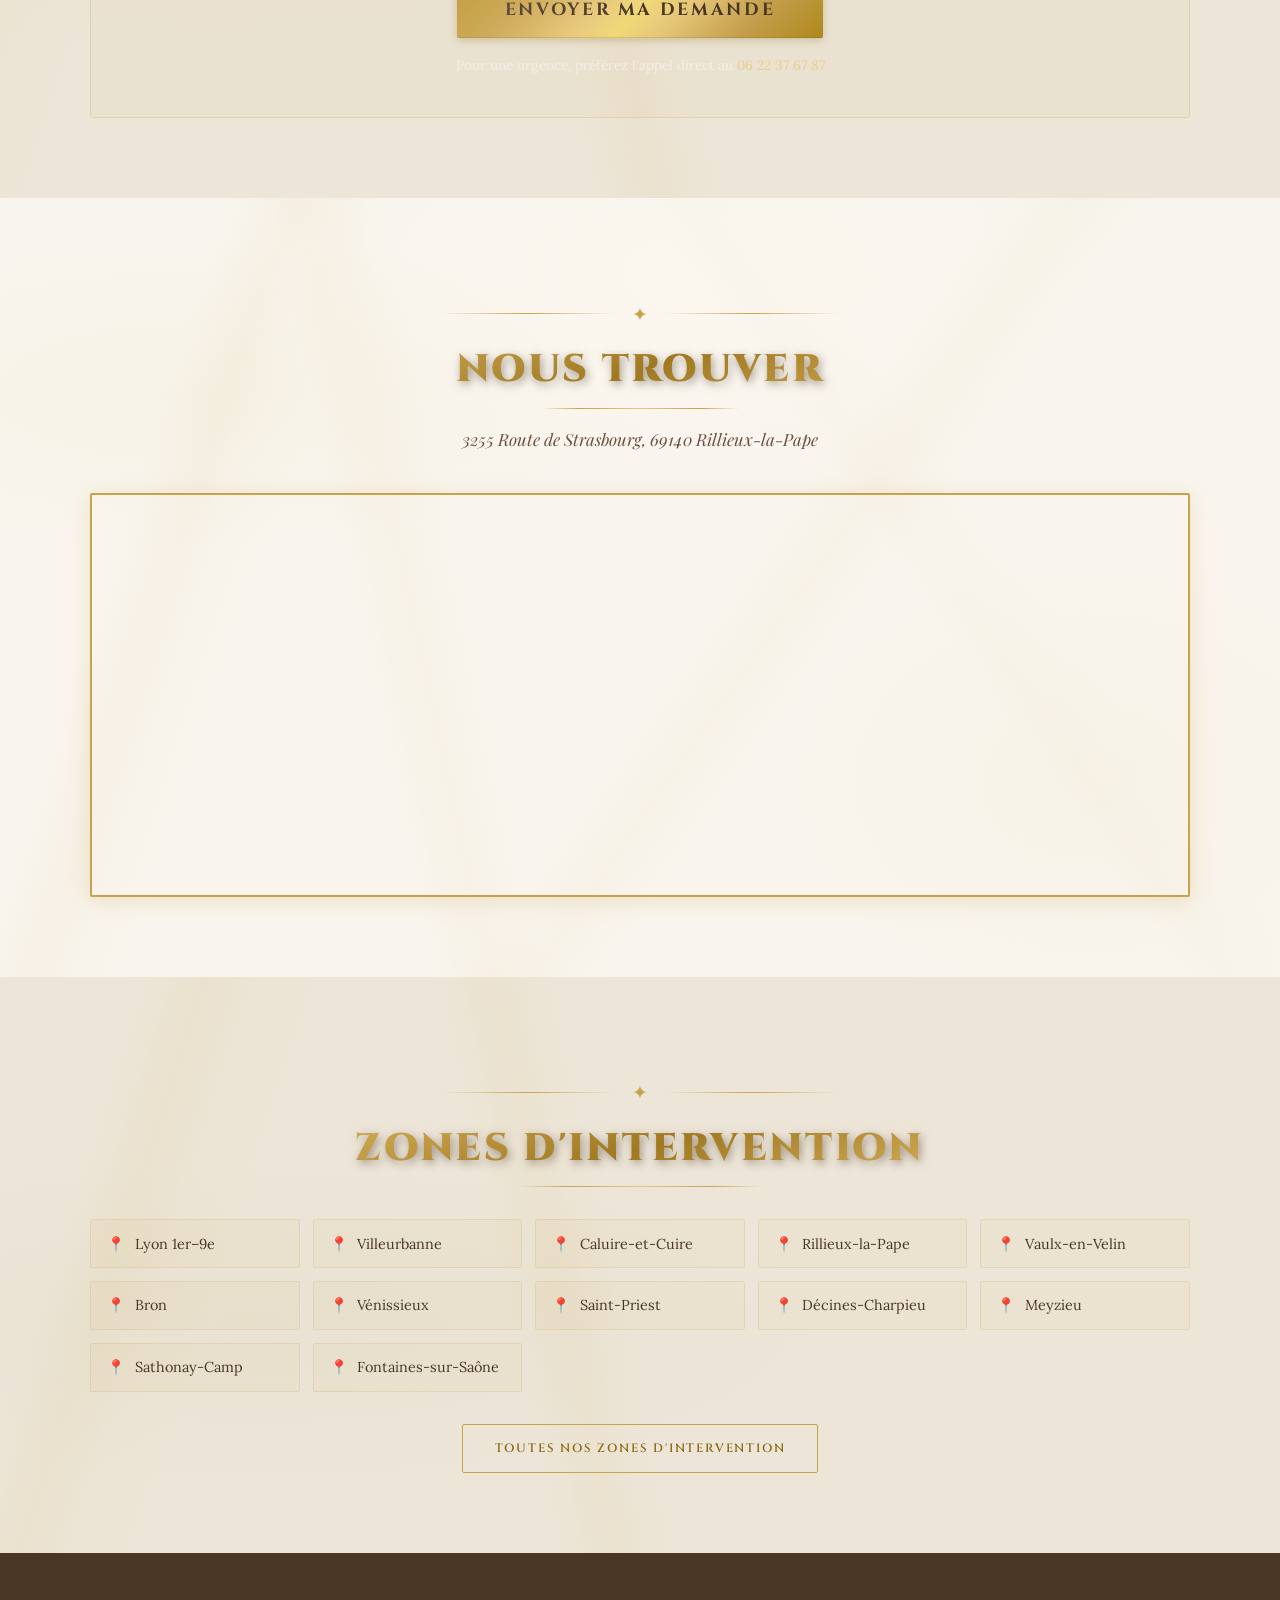
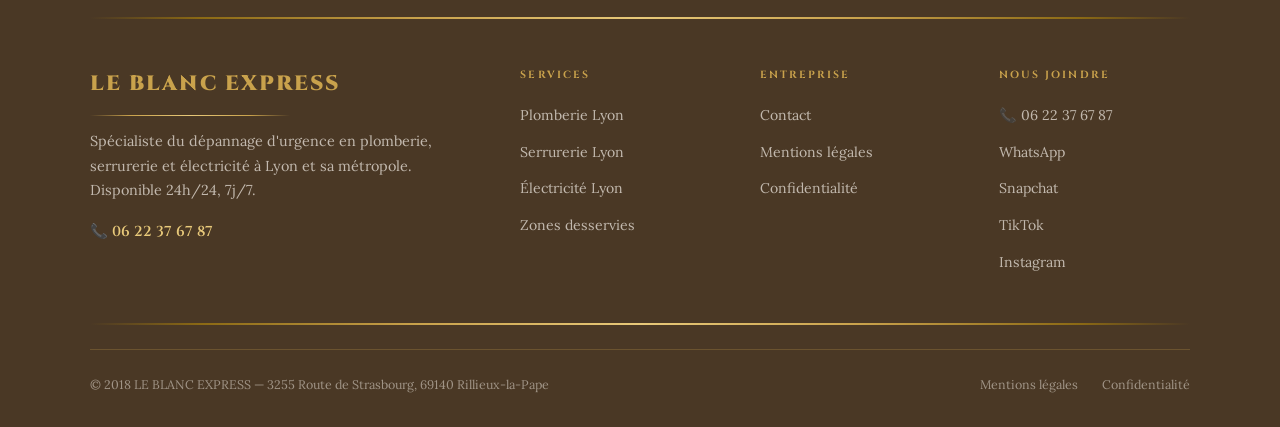
<file: contact.html>
<!DOCTYPE html>
<html lang="fr">
<head>
  <meta charset="UTF-8"/>
  <meta name="viewport" content="width=device-width, initial-scale=1.0"/>
  <title>Contact – Dépannage urgence Lyon | LE BLANC EXPRESS</title>
  <meta name="description" content="Contactez LE BLANC EXPRESS pour un dépannage urgent à Lyon. Plomberie, serrurerie, électricité 24h/24 7j/7. Appelez le 06 22 37 67 87 ou écrivez-nous."/>
  <meta name="robots" content="index, follow"/>
  <link rel="canonical" href="https://www.leblancexpress.fr/contact"/>
  <meta property="og:title" content="Contact – Dépannage urgence Lyon | LE BLANC EXPRESS"/>
  <meta property="og:description" content="Contactez LE BLANC EXPRESS pour un dépannage urgent à Lyon 24h/24 7j/7. Plomberie, serrurerie, électricité. 06 22 37 67 87."/>
  <meta property="og:url" content="https://www.leblancexpress.fr/contact"/>
  <meta property="og:type" content="website"/>
  <meta property="og:locale" content="fr_FR"/>
  <link rel="icon" type="image/svg+xml" href="favicon.svg"/>
  <link rel="preconnect" href="https://fonts.googleapis.com"/>
  <link rel="preconnect" href="https://fonts.gstatic.com" crossorigin/>
  <link rel="stylesheet" href="css/style.css"/>
  <script type="application/ld+json">
  {
    "@context": "https://schema.org",
    "@type": "EmergencyService",
    "name": "LE BLANC EXPRESS",
    "@id": "https://www.leblancexpress.fr/#business",
    "url": "https://www.leblancexpress.fr",
    "telephone": "+33622376787",
    "email": "contact@leblancexpress.fr",
    "address": {
      "@type": "PostalAddress",
      "streetAddress": "3255 Route de Strasbourg",
      "addressLocality": "Rillieux-la-Pape",
      "postalCode": "69140",
      "addressRegion": "Auvergne-Rhône-Alpes",
      "addressCountry": "FR"
    },
    "openingHoursSpecification": [{
      "@type": "OpeningHoursSpecification",
      "dayOfWeek": ["Monday","Tuesday","Wednesday","Thursday","Friday","Saturday","Sunday"],
      "opens": "00:00",
      "closes": "23:59"
    }],
    "contactPoint": {
      "@type": "ContactPoint",
      "telephone": "+33622376787",
      "contactType": "customer service",
      "availableLanguage": "French",
      "hoursAvailable": {
        "@type": "OpeningHoursSpecification",
        "dayOfWeek": ["Monday","Tuesday","Wednesday","Thursday","Friday","Saturday","Sunday"],
        "opens": "00:00",
        "closes": "23:59"
      }
    }
  }
  </script>
  <script type="application/ld+json">
  {
    "@context": "https://schema.org",
    "@type": "LocalBusiness",
    "name": "Le Blanc Express",
    "image": "https://www.leblancexpress.fr/favicon.svg",
    "@id": "https://www.leblancexpress.fr/#localbusiness",
    "url": "https://www.leblancexpress.fr",
    "telephone": "0622376787",
    "address": {
      "@type": "PostalAddress",
      "streetAddress": "3255 rte de Strasbourg",
      "addressLocality": "Rillieux-la-Pape",
      "postalCode": "69140",
      "addressCountry": "FR"
    }
  }
  </script>
</head>
<body id="top">

<nav class="navbar" role="navigation" aria-label="Navigation principale">
  <div class="navbar-inner">
    <a href="index.html" class="navbar-brand" aria-label="LE BLANC EXPRESS — Accueil">
      <span class="brand-main">LE BLANC EXPRESS</span>
      <span class="brand-sub">Dépannage Urgence Lyon</span>
    </a>
    <ul class="navbar-nav" role="list">
      <li><a href="index.html">Accueil</a></li>
      <li><a href="plomberie-lyon.html">Plomberie</a></li>
      <li><a href="serrurerie-lyon.html">Serrurerie</a></li>
      <li><a href="electricite-lyon.html">Électricité</a></li>
      <li><a href="zones-intervention.html">Zones</a></li>
      <li><a href="contact.html" aria-current="page">Contact</a></li>
    </ul>
    <div class="navbar-cta">
      <a href="tel:+33622376787" class="nav-phone">📞 06 22 37 67 87</a>
    </div>
    <button class="hamburger" id="hamburger" aria-label="Menu" aria-expanded="false">
      <span></span><span></span><span></span>
    </button>
  </div>
</nav>
<nav class="mobile-menu" id="mobile-menu">
  <a href="index.html">🏠 Accueil</a>
  <a href="plomberie-lyon.html">🔧 Plomberie Lyon</a>
  <a href="serrurerie-lyon.html">🔐 Serrurerie Lyon</a>
  <a href="electricite-lyon.html">⚡ Électricité Lyon</a>
  <a href="zones-intervention.html">📍 Zones d'intervention</a>
  <a href="contact.html">✉️ Contact</a>
  <a href="tel:+33622376787" style="color:var(--gold-dark);font-weight:700;">📞 06 22 37 67 87</a>
</nav>

<main>

<div class="breadcrumb marble-bg" aria-label="Fil d'Ariane">
  <div class="breadcrumb-inner">
    <a href="index.html">Accueil</a>
    <span aria-hidden="true">›</span>
    <span aria-current="page">Contact</span>
  </div>
</div>

<section class="page-hero marble-dark" aria-labelledby="hero-h1">
  <div class="page-hero-inner animate-on-scroll">
    <div class="service-icon-ring" style="margin:0 auto 1.5rem;" aria-hidden="true"><span class="service-icon">✉️</span></div>
    <div class="gold-separator"><span>✦</span></div>
    <h1 id="hero-h1" class="page-hero-title title-3d">Contactez<br>LE BLANC EXPRESS</h1>
    <div class="gold-line" style="max-width:300px;margin:1.2rem auto;"></div>
    <p class="page-hero-desc">Dépannage urgence 24h/24 — Plomberie, serrurerie, électricité à Lyon et métropole</p>
  </div>
</section>

<section class="urgence-section marble-dark" aria-labelledby="h2-cta-phone">
  <div class="urgence-inner animate-on-scroll">
    <div class="gold-separator"><span>✦</span></div>
    <h2 id="h2-cta-phone" class="urgence-title">Une urgence&nbsp;? Appelez-nous directement&nbsp;!</h2>
    <div class="gold-line"></div>
    <p class="urgence-text">Pour toute urgence en plomberie, serrurerie ou électricité, <strong>appelez-nous immédiatement</strong>. Nos techniciens sont disponibles <strong>24h/24, 7j/7</strong>, y compris les jours fériés.</p>
    <div style="display:flex;gap:1.5rem;flex-wrap:wrap;justify-content:center;margin-top:1.5rem;">
      <a href="tel:+33622376787" class="btn-gold" style="font-size:1.3rem;padding:1.2rem 3rem;letter-spacing:0.05em;">📞 06 22 37 67 87</a>
      <a href="https://wa.me/33622376787" class="btn-whatsapp" target="_blank" rel="noopener noreferrer" style="font-size:1.1rem;padding:1.2rem 2rem;">
        <svg width="22" height="22" viewBox="0 0 24 24" fill="white" aria-hidden="true"><path d="M17.472 14.382c-.297-.149-1.758-.867-2.03-.967-.273-.099-.471-.148-.67.15-.197.297-.767.966-.94 1.164-.173.199-.347.223-.644.075-.297-.15-1.255-.463-2.39-1.475-.883-.788-1.48-1.761-1.653-2.059-.173-.297-.018-.458.13-.606.134-.133.298-.347.446-.52.149-.174.198-.298.298-.497.099-.198.05-.371-.025-.52-.075-.149-.669-1.612-.916-2.207-.242-.579-.487-.5-.669-.51-.173-.008-.371-.01-.57-.01-.198 0-.52.074-.792.372-.272.297-1.04 1.016-1.04 2.479 0 1.462 1.065 2.875 1.213 3.074.149.198 2.096 3.2 5.077 4.487.709.306 1.262.489 1.694.625.712.227 1.36.195 1.871.118.571-.085 1.758-.719 2.006-1.413.248-.694.248-1.289.173-1.413-.074-.124-.272-.198-.57-.347m-5.421 7.403h-.004a9.87 9.87 0 01-5.031-1.378l-.361-.214-3.741.982.998-3.648-.235-.374a9.86 9.86 0 01-1.51-5.26c.001-5.45 4.436-9.884 9.888-9.884 2.64 0 5.122 1.03 6.988 2.898a9.825 9.825 0 012.893 6.994c-.003 5.45-4.437 9.884-9.885 9.884m8.413-18.297A11.815 11.815 0 0012.05 0C5.495 0 .16 5.335.157 11.892c0 2.096.547 4.142 1.588 5.945L.057 24l6.305-1.654a11.882 11.882 0 005.683 1.448h.005c6.554 0 11.89-5.335 11.893-11.893a11.821 11.821 0 00-3.48-8.413Z"/></svg>
        WhatsApp
      </a>
    </div>
  </div>
</section>

<section class="section marble-bg" id="infos" aria-labelledby="h2-infos">
  <div class="section-inner">
    <div class="animate-on-scroll" style="text-align:center;margin-bottom:3rem;">
      <div class="gold-separator"><span>✦</span></div>
      <h2 id="h2-infos" class="section-title title-3d">Informations de Contact</h2>
      <div class="gold-line" style="max-width:260px;margin:1rem auto;"></div>
    </div>
    <div class="contact-grid animate-on-scroll">

      <div class="contact-card">
        <div class="contact-card-icon" aria-hidden="true">📞</div>
        <h3>Téléphone</h3>
        <p>Disponible 24h/24, 7j/7</p>
        <a href="tel:+33622376787" class="btn-gold" style="margin-top:1rem;font-size:1.1rem;">06 22 37 67 87</a>
      </div>

      <div class="contact-card">
        <div class="contact-card-icon" aria-hidden="true">💬</div>
        <h3>WhatsApp</h3>
        <p>Envoyez-nous un message à tout moment</p>
        <a href="https://wa.me/33622376787" class="btn-whatsapp" target="_blank" rel="noopener noreferrer" style="margin-top:1rem;">
          <svg width="16" height="16" viewBox="0 0 24 24" fill="white" aria-hidden="true"><path d="M17.472 14.382c-.297-.149-1.758-.867-2.03-.967-.273-.099-.471-.148-.67.15-.197.297-.767.966-.94 1.164-.173.199-.347.223-.644.075-.297-.15-1.255-.463-2.39-1.475-.883-.788-1.48-1.761-1.653-2.059-.173-.297-.018-.458.13-.606.134-.133.298-.347.446-.52.149-.174.198-.298.298-.497.099-.198.05-.371-.025-.52-.075-.149-.669-1.612-.916-2.207-.242-.579-.487-.5-.669-.51-.173-.008-.371-.01-.57-.01-.198 0-.52.074-.792.372-.272.297-1.04 1.016-1.04 2.479 0 1.462 1.065 2.875 1.213 3.074.149.198 2.096 3.2 5.077 4.487.709.306 1.262.489 1.694.625.712.227 1.36.195 1.871.118.571-.085 1.758-.719 2.006-1.413.248-.694.248-1.289.173-1.413-.074-.124-.272-.198-.57-.347m-5.421 7.403h-.004a9.87 9.87 0 01-5.031-1.378l-.361-.214-3.741.982.998-3.648-.235-.374a9.86 9.86 0 01-1.51-5.26c.001-5.45 4.436-9.884 9.888-9.884 2.64 0 5.122 1.03 6.988 2.898a9.825 9.825 0 012.893 6.994c-.003 5.45-4.437 9.884-9.885 9.884m8.413-18.297A11.815 11.815 0 0012.05 0C5.495 0 .16 5.335.157 11.892c0 2.096.547 4.142 1.588 5.945L.057 24l6.305-1.654a11.882 11.882 0 005.683 1.448h.005c6.554 0 11.89-5.335 11.893-11.893a11.821 11.821 0 00-3.48-8.413Z"/></svg>
          Écrire sur WhatsApp
        </a>
      </div>

      <div class="contact-card">
        <div class="contact-card-icon" aria-hidden="true">📍</div>
        <h3>Adresse</h3>
        <address style="font-style:normal;font-family:'Lora',serif;color:var(--brown);line-height:1.6;margin-bottom:1rem;">
          3255 Route de Strasbourg<br>
          69140 Rillieux-la-Pape<br>
          Auvergne-Rhône-Alpes, France
        </address>
        <a href="https://maps.google.com/?q=3255+Route+de+Strasbourg+69140+Rillieux-la-Pape" target="_blank" rel="noopener noreferrer" class="btn-gold-outline" style="font-size:0.85rem;">Voir sur la carte</a>
      </div>

      <div class="contact-card">
        <div class="contact-card-icon" aria-hidden="true">🕐</div>
        <h3>Horaires</h3>
        <dl style="font-family:'Lora',serif;color:var(--brown);line-height:1.8;">
          <div style="display:flex;justify-content:space-between;gap:1rem;">
            <dt>Dépannage urgence</dt>
            <dd style="font-weight:600;color:var(--gold-dark);">24h/24 – 7j/7</dd>
          </div>
          <div style="display:flex;justify-content:space-between;gap:1rem;">
            <dt>Installation</dt>
            <dd>Lun–Ven 7h–18h</dd>
          </div>
        </dl>
      </div>

      <div class="contact-card">
        <div class="contact-card-icon" aria-hidden="true">📱</div>
        <h3>Réseaux sociaux</h3>
        <ul style="list-style:none;padding:0;font-family:'Lora',serif;">
          <li style="margin-bottom:0.5rem;">
            <a href="https://www.snapchat.com/add/LBE693801" target="_blank" rel="noopener noreferrer" style="color:var(--brown-dark);">
              👻 Snapchat : LBE693801
            </a>
          </li>
          <li style="margin-bottom:0.5rem;">
            <a href="https://www.tiktok.com/@le.blanc.express?_r=1&amp;_t=ZN-96fO5IwC8JS" target="_blank" rel="noopener noreferrer" style="color:var(--brown-dark);">
              🎥 TikTok : @le.blanc.express
            </a>
          </li>
          <li style="margin-bottom:0.5rem;">
            <a href="https://www.instagram.com/leblanc.express?igsh=MWE3cHF3eTIxZWh0aw%3D%3D&amp;utm_source=qr" target="_blank" rel="noopener noreferrer" style="color:var(--brown-dark);">
              📸 Instagram : @leblanc.express
            </a>
          </li>
          <li>
            <a href="https://wa.me/33622376787" target="_blank" rel="noopener noreferrer" style="color:var(--brown-dark);">
              💬 WhatsApp : 06 22 37 67 87
            </a>
          </li>
        </ul>
      </div>

    </div>
  </div>
</section>

<section class="section marble-dark" id="devis" aria-labelledby="h2-devis">
  <div class="section-inner">
    <div class="animate-on-scroll" style="text-align:center;margin-bottom:3rem;">
      <div class="gold-separator"><span>✦</span></div>
      <h2 id="h2-devis" class="section-title title-3d">Demande de Devis</h2>
      <div class="gold-line" style="max-width:240px;margin:1rem auto;"></div>
      <p class="section-subtitle">Remplissez ce formulaire et nous vous répondons rapidement</p>
    </div>
    <div class="animate-on-scroll">
      <form class="devis-form" id="devis-form" action="#" method="post" novalidate aria-label="Formulaire de demande de devis">
        <div style="display:grid;grid-template-columns:repeat(auto-fit,minmax(280px,1fr));gap:1.5rem;">
          <div class="form-group">
            <label for="nom">Nom complet <span aria-hidden="true" style="color:var(--gold);">*</span></label>
            <input type="text" id="nom" name="nom" required autocomplete="name" placeholder="Votre nom et prénom" aria-required="true"/>
          </div>
          <div class="form-group">
            <label for="telephone">Téléphone <span aria-hidden="true" style="color:var(--gold);">*</span></label>
            <input type="tel" id="telephone" name="telephone" required autocomplete="tel" placeholder="06 00 00 00 00" aria-required="true" pattern="[0-9\s\+\-\.]{8,15}"/>
          </div>
          <div class="form-group">
            <label for="service">Service souhaité <span aria-hidden="true" style="color:var(--gold);">*</span></label>
            <select id="service" name="service" required aria-required="true">
              <option value="" disabled selected>Choisissez un service</option>
              <option value="plomberie">🔧 Plomberie</option>
              <option value="serrurerie">🔐 Serrurerie</option>
              <option value="electricite">⚡ Électricité</option>
              <option value="multiple">Plusieurs services</option>
              <option value="autre">Autre demande</option>
            </select>
          </div>
          <div class="form-group">
            <label for="ville">Ville d'intervention <span aria-hidden="true" style="color:var(--gold);">*</span></label>
            <input type="text" id="ville" name="ville" required autocomplete="address-level2" placeholder="Lyon, Villeurbanne..." aria-required="true"/>
          </div>
        </div>
        <div class="form-group" style="margin-top:1rem;">
          <label for="description">Description de votre demande <span aria-hidden="true" style="color:var(--gold);">*</span></label>
          <textarea id="description" name="description" required rows="5" placeholder="Décrivez votre problème ou votre demande (ex : fuite sous l'évier, porte claquée, panne électrique...)" aria-required="true"></textarea>
        </div>
        <div class="form-rgpd" role="group" aria-labelledby="rgpd-label">
          <label style="display:flex;align-items:flex-start;gap:0.75rem;cursor:pointer;">
            <input type="checkbox" id="rgpd" name="rgpd" required aria-required="true" style="flex-shrink:0;margin-top:0.2rem;width:18px;height:18px;accent-color:var(--gold);"/>
            <span id="rgpd-label" style="font-family:'Lora',serif;font-size:0.9rem;line-height:1.5;">J'accepte que mes données personnelles soient utilisées pour traiter ma demande conformément à la <a href="politique-confidentialite.html" style="color:var(--gold-light);text-decoration:underline;">politique de confidentialité</a> de LE BLANC EXPRESS. Ces données ne seront pas transmises à des tiers. <span aria-hidden="true" style="color:var(--gold);">*</span></span>
          </label>
        </div>
        <div style="text-align:center;margin-top:2rem;">
          <button type="submit" class="btn-gold" style="font-size:1.1rem;padding:1rem 3rem;cursor:pointer;border:none;">Envoyer ma demande</button>
          <p style="font-family:'Lora',serif;font-size:0.85rem;color:var(--cream);margin-top:1rem;opacity:0.8;">Pour une urgence, préférez l'appel direct au <a href="tel:+33622376787" style="color:var(--gold-light);">06 22 37 67 87</a></p>
        </div>
      </form>
    </div>
  </div>
</section>

<section class="section marble-bg" id="carte" aria-labelledby="h2-carte">
  <div class="section-inner">
    <div class="animate-on-scroll" style="text-align:center;margin-bottom:2rem;">
      <div class="gold-separator"><span>✦</span></div>
      <h2 id="h2-carte" class="section-title title-3d">Nous Trouver</h2>
      <div class="gold-line" style="max-width:200px;margin:1rem auto;"></div>
      <p class="section-subtitle">3255 Route de Strasbourg, 69140 Rillieux-la-Pape</p>
    </div>
    <div class="map-container animate-on-scroll">
      <iframe src="https://www.google.com/maps/embed?pb=!1m18!1m12!1m3!1d2779.1234!2d4.8975!3d45.8175!2m3!1f0!2f0!3f0!3m2!1i1024!2i768!4f13.1!3m3!1m2!1s0x47f4ea0000000001%3A0x0!2s3255+Route+de+Strasbourg%2C+69140+Rillieux-la-Pape!5e0!3m2!1sfr!2sfr!4v1700000000000" width="100%" height="450" style="border:0;border-radius:8px;filter:sepia(0.2) saturate(0.9);" allowfullscreen="" loading="lazy" referrerpolicy="no-referrer-when-downgrade" title="Localisation LE BLANC EXPRESS — Rillieux-la-Pape" aria-label="Carte Google Maps — LE BLANC EXPRESS, 3255 Route de Strasbourg, Rillieux-la-Pape"></iframe>
    </div>
  </div>
</section>

<section class="section marble-dark" aria-labelledby="h2-zones-contact">
  <div class="section-inner" style="text-align:center;">
    <div class="animate-on-scroll">
      <div class="gold-separator"><span>✦</span></div>
      <h2 id="h2-zones-contact" class="section-title title-3d">Zones d'Intervention</h2>
      <div class="gold-line" style="max-width:240px;margin:1rem auto 2rem;"></div>
      <div class="zones-grid" role="list" aria-label="Zones couvertes">
        <div class="zone-item" role="listitem">Lyon 1er–9e</div>
        <div class="zone-item" role="listitem">Villeurbanne</div>
        <div class="zone-item" role="listitem">Caluire-et-Cuire</div>
        <div class="zone-item" role="listitem">Rillieux-la-Pape</div>
        <div class="zone-item" role="listitem">Vaulx-en-Velin</div>
        <div class="zone-item" role="listitem">Bron</div>
        <div class="zone-item" role="listitem">Vénissieux</div>
        <div class="zone-item" role="listitem">Saint-Priest</div>
        <div class="zone-item" role="listitem">Décines-Charpieu</div>
        <div class="zone-item" role="listitem">Meyzieu</div>
        <div class="zone-item" role="listitem">Sathonay-Camp</div>
        <div class="zone-item" role="listitem">Fontaines-sur-Saône</div>
      </div>
      <div style="margin-top:1.5rem;"><a href="zones-intervention.html" class="btn-gold-outline">Toutes nos zones d'intervention</a></div>
    </div>
  </div>
</section>

</main>

<footer class="footer" role="contentinfo">
  <div class="footer-inner">
    <div class="gold-line-thick" style="margin-bottom:3rem;"></div>
    <div class="footer-grid">
      <div class="footer-brand">
        <span class="brand-name">LE BLANC EXPRESS</span>
        <div class="gold-line" style="max-width:200px;margin:0.8rem 0;"></div>
        <p>Spécialiste du dépannage d'urgence en plomberie, serrurerie et électricité à Lyon et sa métropole. Disponible 24h/24, 7j/7.</p>
        <p style="margin-top:1rem;"><a href="tel:+33622376787" style="color:var(--gold-light);font-weight:600;font-family:'Cinzel',serif;">📞 06 22 37 67 87</a></p>
      </div>
      <div class="footer-col">
        <h4>Services</h4>
        <ul>
          <li><a href="plomberie-lyon.html">Plomberie Lyon</a></li>
          <li><a href="serrurerie-lyon.html">Serrurerie Lyon</a></li>
          <li><a href="electricite-lyon.html">Électricité Lyon</a></li>
          <li><a href="zones-intervention.html">Zones desservies</a></li>
        </ul>
      </div>
      <div class="footer-col">
        <h4>Entreprise</h4>
        <ul>
          <li><a href="contact.html">Contact</a></li>
          <li><a href="mentions-legales.html">Mentions légales</a></li>
          <li><a href="politique-confidentialite.html">Confidentialité</a></li>
        </ul>
      </div>
      <div class="footer-col">
        <h4>Nous joindre</h4>
        <ul>
          <li><a href="tel:+33622376787">📞 06 22 37 67 87</a></li>
          <li><a href="https://wa.me/33622376787" target="_blank" rel="noopener">WhatsApp</a></li>
          <li><a href="https://www.snapchat.com/add/LBE693801" target="_blank" rel="noopener">Snapchat</a></li>
          <li><a href="https://www.tiktok.com/@le.blanc.express?_r=1&amp;_t=ZN-96fO5IwC8JS" target="_blank" rel="noopener">TikTok</a></li>
          <li><a href="https://www.instagram.com/leblanc.express?igsh=MWE3cHF3eTIxZWh0aw%3D%3D&amp;utm_source=qr" target="_blank" rel="noopener">Instagram</a></li>
        </ul>
      </div>
    </div>
    <div class="gold-line-thick" style="margin-bottom:1.5rem;"></div>
    <div class="footer-bottom">
      <p>© 2018 LE BLANC EXPRESS — 3255 Route de Strasbourg, 69140 Rillieux-la-Pape</p>
      <div class="footer-legal">
        <a href="mentions-legales.html">Mentions légales</a>
        <a href="politique-confidentialite.html">Confidentialité</a>
      </div>
    </div>
  </div>
</footer>
<div class="floating-phone">
  <a href="tel:+33622376787" class="float-btn phone-float" aria-label="Appeler LE BLANC EXPRESS"><span>📞</span><span class="label">06 22 37 67 87</span></a>
  <a href="https://wa.me/33622376787" class="float-btn wa-float" target="_blank" rel="noopener noreferrer" aria-label="WhatsApp">
    <svg width="18" height="18" viewBox="0 0 24 24" fill="white"><path d="M17.472 14.382c-.297-.149-1.758-.867-2.03-.967-.273-.099-.471-.148-.67.15-.197.297-.767.966-.94 1.164-.173.199-.347.223-.644.075-.297-.15-1.255-.463-2.39-1.475-.883-.788-1.48-1.761-1.653-2.059-.173-.297-.018-.458.13-.606.134-.133.298-.347.446-.52.149-.174.198-.298.298-.497.099-.198.05-.371-.025-.52-.075-.149-.669-1.612-.916-2.207-.242-.579-.487-.5-.669-.51-.173-.008-.371-.01-.57-.01-.198 0-.52.074-.792.372-.272.297-1.04 1.016-1.04 2.479 0 1.462 1.065 2.875 1.213 3.074.149.198 2.096 3.2 5.077 4.487.709.306 1.262.489 1.694.625.712.227 1.36.195 1.871.118.571-.085 1.758-.719 2.006-1.413.248-.694.248-1.289.173-1.413-.074-.124-.272-.198-.57-.347m-5.421 7.403h-.004a9.87 9.87 0 01-5.031-1.378l-.361-.214-3.741.982.998-3.648-.235-.374a9.86 9.86 0 01-1.51-5.26c.001-5.45 4.436-9.884 9.888-9.884 2.64 0 5.122 1.03 6.988 2.898a9.825 9.825 0 012.893 6.994c-.003 5.45-4.437 9.884-9.885 9.884m8.413-18.297A11.815 11.815 0 0012.05 0C5.495 0 .16 5.335.157 11.892c0 2.096.547 4.142 1.588 5.945L.057 24l6.305-1.654a11.882 11.882 0 005.683 1.448h.005c6.554 0 11.89-5.335 11.893-11.893a11.821 11.821 0 00-3.48-8.413Z"/></svg>
    <span class="label">WhatsApp</span>
  </a>
</div>
<a href="#top" class="scroll-top" aria-label="Retour en haut">▲</a>
<script src="js/main.js"></script>
</body>
</html>
</file>
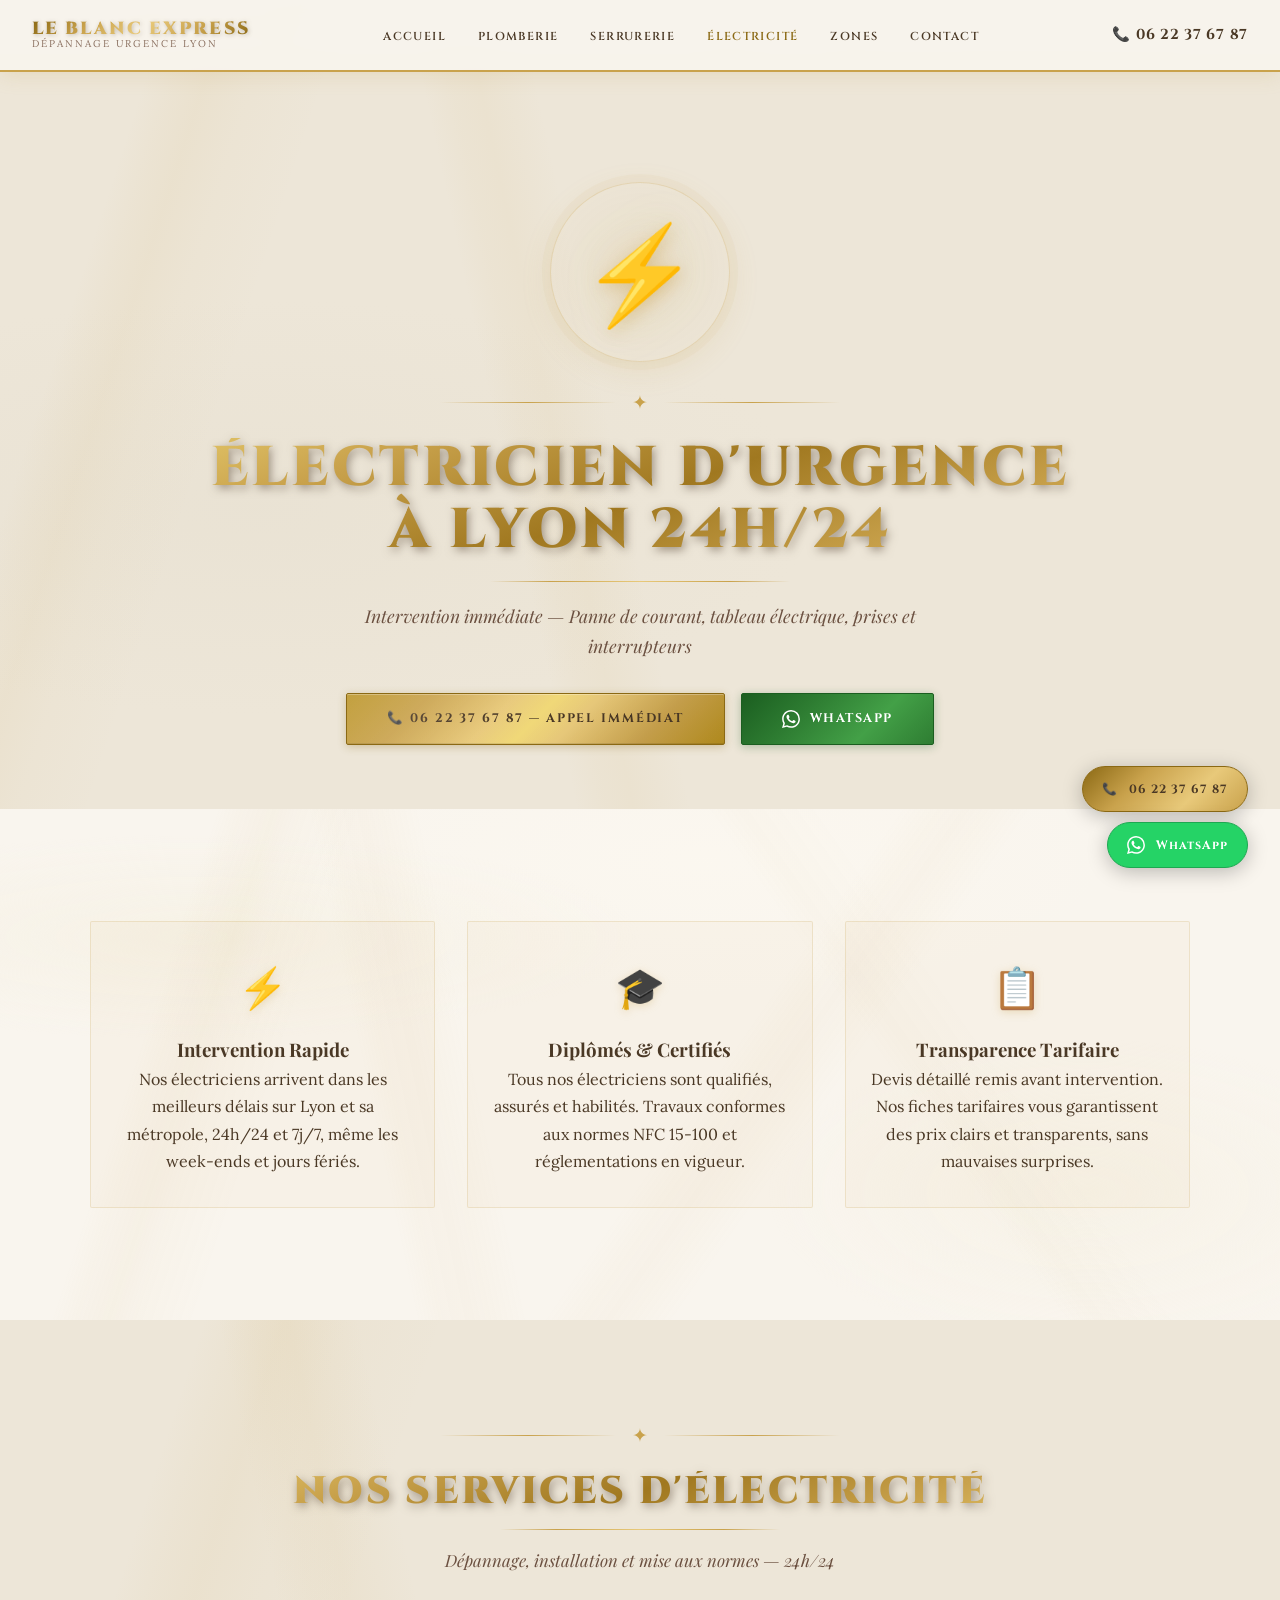
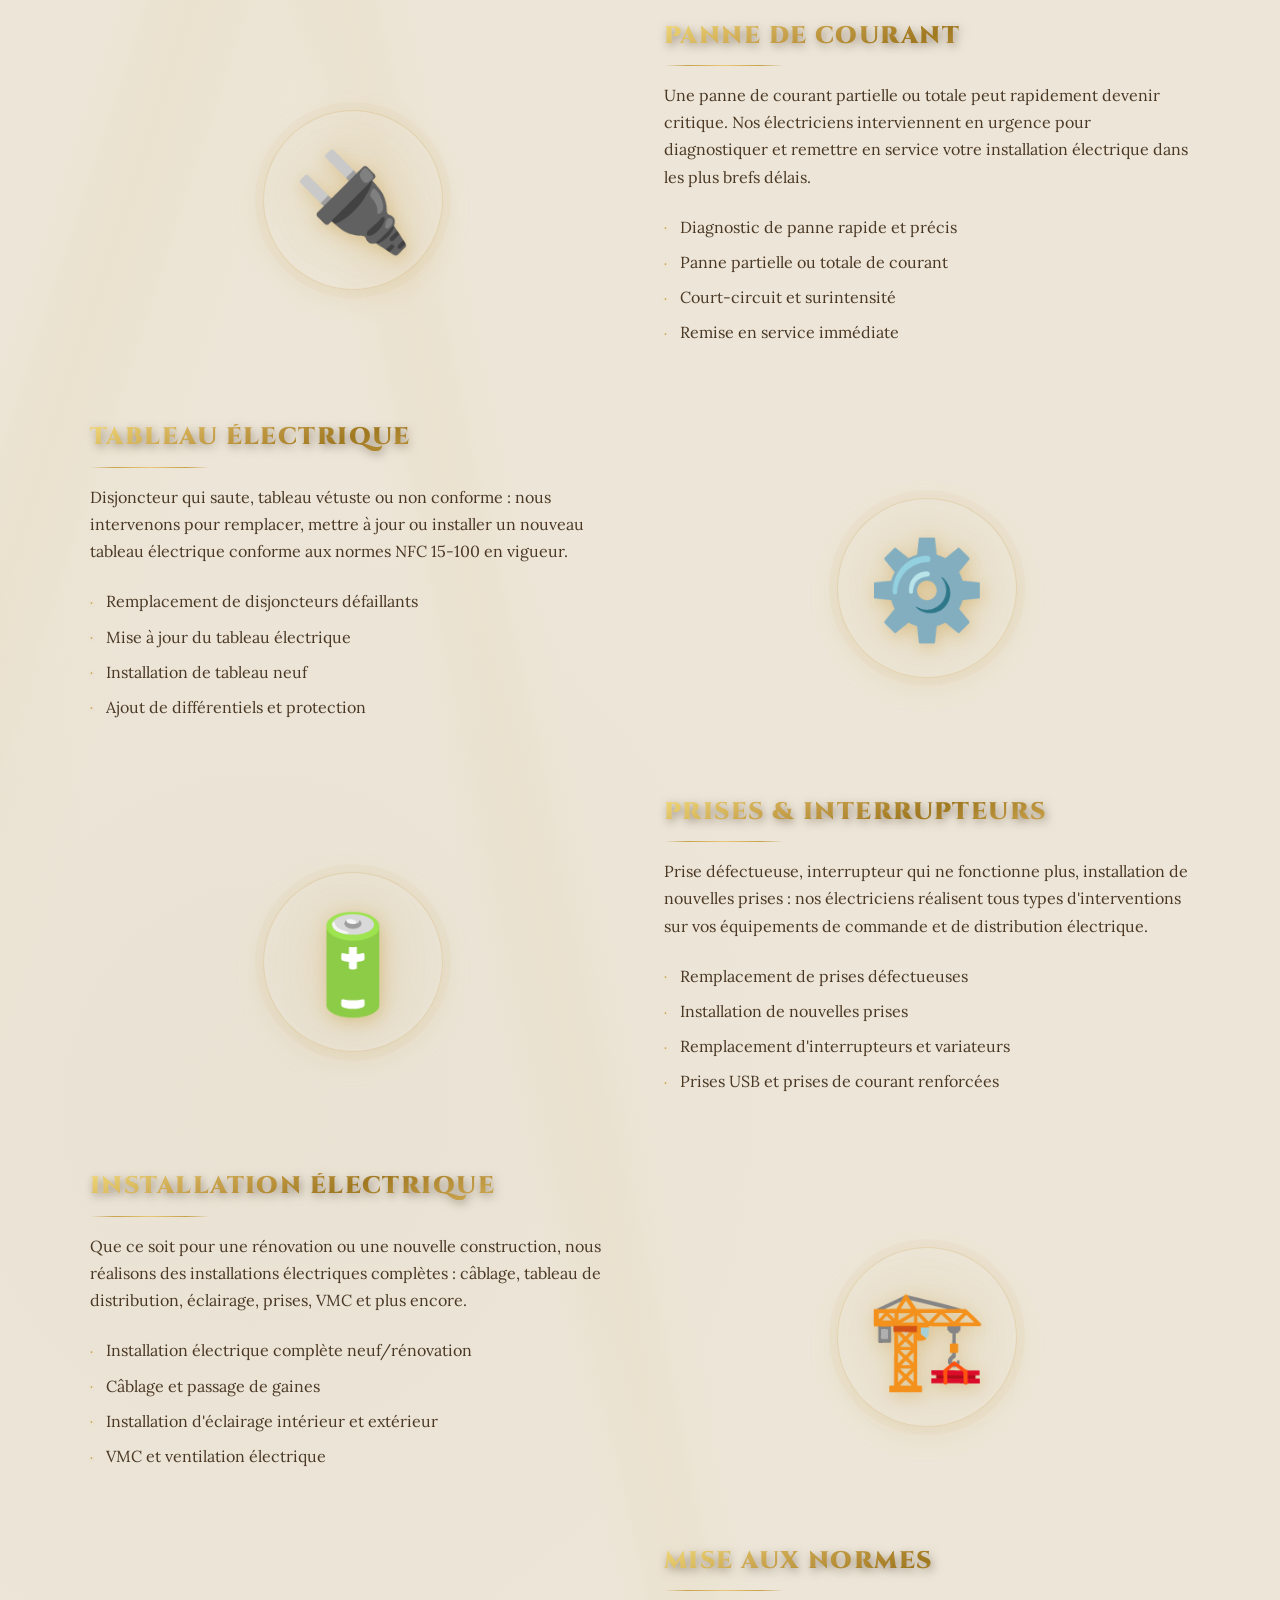
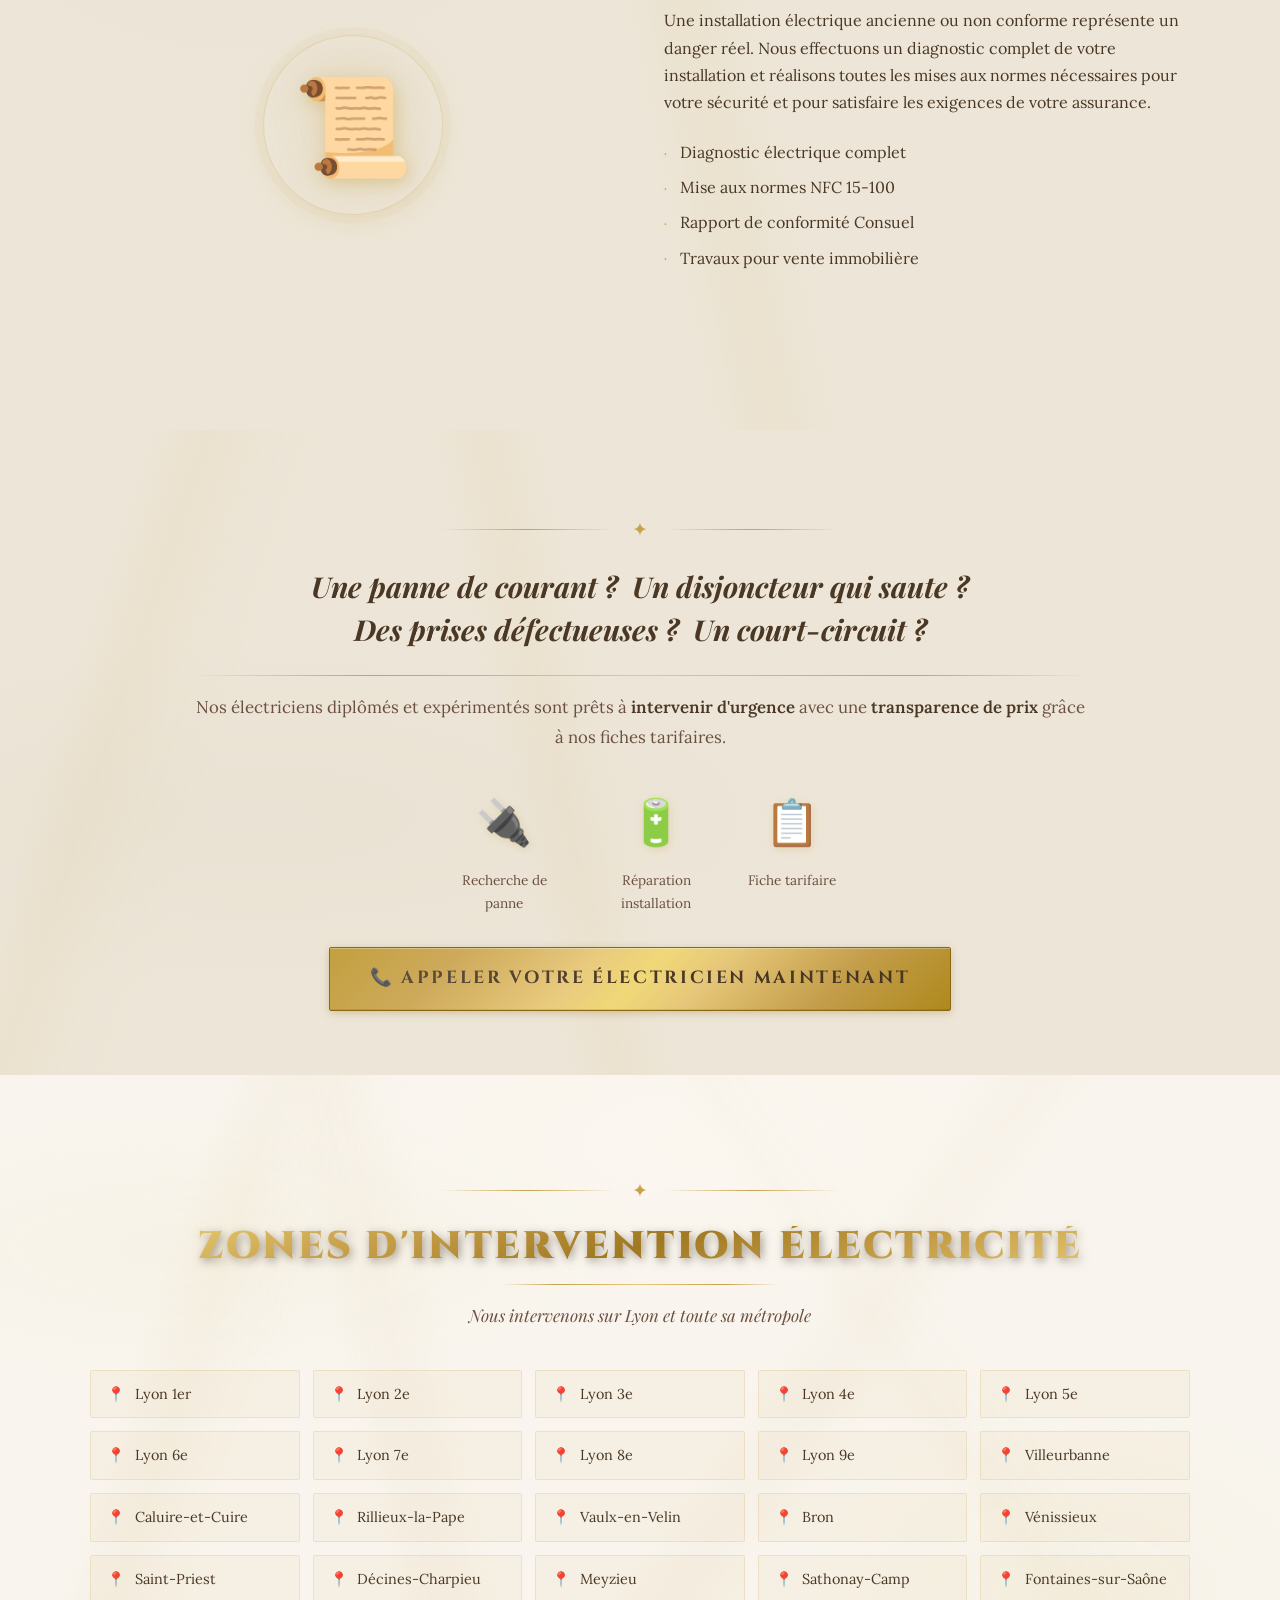
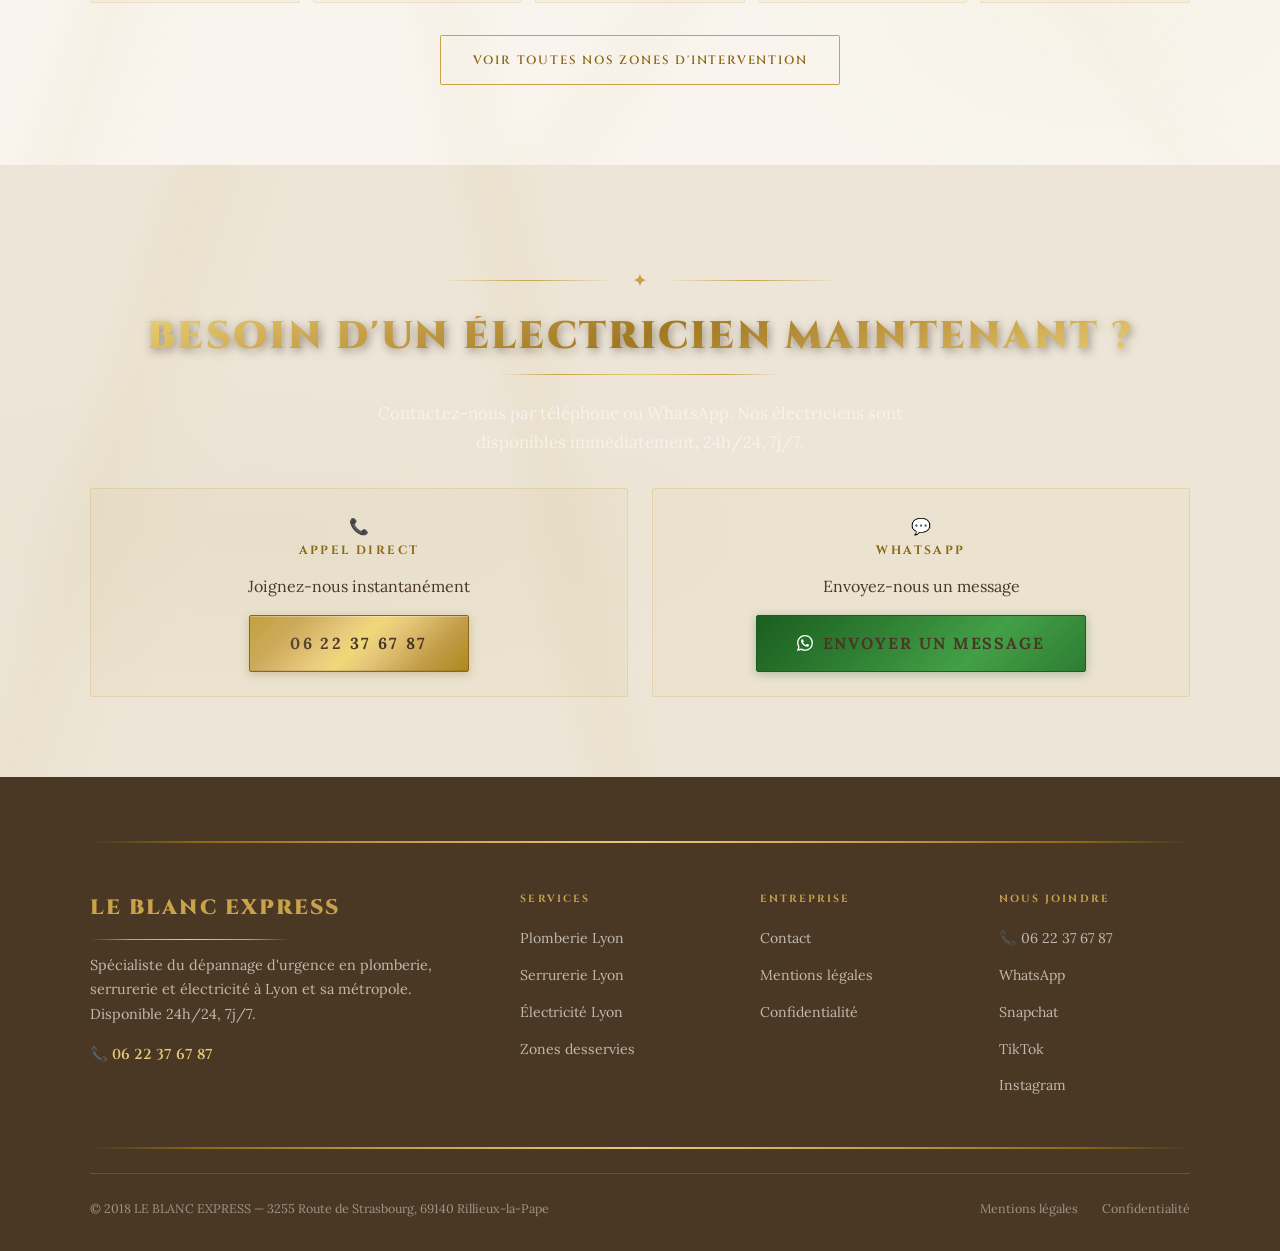
<file: electricite-lyon.html>
<!DOCTYPE html>
<html lang="fr">
<head>
  <meta charset="UTF-8"/>
  <meta name="viewport" content="width=device-width, initial-scale=1.0"/>
  <title>Électricien Lyon 24h/24 – Dépannage électrique urgent | LE BLANC EXPRESS</title>
  <meta name="description" content="Électricien d'urgence à Lyon 24h/24 7j/7. Panne de courant, tableau électrique, prises et interrupteurs. Intervention rapide. LE BLANC EXPRESS — 06 22 37 67 87."/>
  <meta name="robots" content="index, follow"/>
  <link rel="canonical" href="https://www.leblancexpress.fr/electricite-lyon"/>
  <meta property="og:title" content="Électricien Lyon 24h/24 – Dépannage électrique urgent | LE BLANC EXPRESS"/>
  <meta property="og:description" content="Électricien d'urgence à Lyon 24h/24 7j/7. Panne de courant, tableau électrique, prises et interrupteurs. Intervention rapide. LE BLANC EXPRESS — 06 22 37 67 87."/>
  <meta property="og:url" content="https://www.leblancexpress.fr/electricite-lyon"/>
  <meta property="og:type" content="website"/>
  <meta property="og:locale" content="fr_FR"/>
  <link rel="icon" type="image/svg+xml" href="favicon.svg"/>
  <link rel="preconnect" href="https://fonts.googleapis.com"/>
  <link rel="preconnect" href="https://fonts.gstatic.com" crossorigin/>
  <link rel="stylesheet" href="css/style.css"/>
  <script type="application/ld+json">
  {
    "@context": "https://schema.org",
    "@type": "ElectricalContractor",
    "name": "LE BLANC EXPRESS – Électricité Lyon",
    "@id": "https://www.leblancexpress.fr/electricite-lyon#service",
    "url": "https://www.leblancexpress.fr/electricite-lyon",
    "telephone": "+33622376787",
    "priceRange": "€€",
    "description": "Électricien d'urgence à Lyon disponible 24h/24 7j/7. Panne de courant, tableau électrique, prises, interrupteurs, mise aux normes.",
    "address": {"@type": "PostalAddress", "streetAddress": "3255 Route de Strasbourg", "addressLocality": "Rillieux-la-Pape", "postalCode": "69140", "addressRegion": "Auvergne-Rhône-Alpes", "addressCountry": "FR"},
    "geo": {"@type": "GeoCoordinates", "latitude": 45.8175, "longitude": 4.8975},
    "openingHoursSpecification": [{"@type": "OpeningHoursSpecification", "dayOfWeek": ["Monday","Tuesday","Wednesday","Thursday","Friday","Saturday","Sunday"], "opens": "00:00", "closes": "23:59"}],
    "areaServed": [{"@type":"City","name":"Lyon"},{"@type":"City","name":"Villeurbanne"},{"@type":"City","name":"Caluire-et-Cuire"},{"@type":"City","name":"Rillieux-la-Pape"},{"@type":"City","name":"Vaulx-en-Velin"},{"@type":"City","name":"Bron"},{"@type":"City","name":"Vénissieux"},{"@type":"City","name":"Saint-Priest"}],
    "hasOfferCatalog": {"@type": "OfferCatalog", "name": "Services électricité", "itemListElement": [{"@type":"Offer","itemOffered":{"@type":"Service","name":"Dépannage panne de courant"}},{"@type":"Offer","itemOffered":{"@type":"Service","name":"Réparation tableau électrique"}},{"@type":"Offer","itemOffered":{"@type":"Service","name":"Installation prises et interrupteurs"}},{"@type":"Offer","itemOffered":{"@type":"Service","name":"Mise aux normes électriques"}},{"@type":"Offer","itemOffered":{"@type":"Service","name":"Installation électrique complète"}}]},
    "parentOrganization": {"@type": "Organization", "name": "LE BLANC EXPRESS", "@id": "https://www.leblancexpress.fr/#business"}
  }
  </script>
  <script type="application/ld+json">
  {"@context": "https://schema.org", "@type": "LocalBusiness", "name": "Le Blanc Express", "image": "https://www.leblancexpress.fr/favicon.svg", "@id": "https://www.leblancexpress.fr/#localbusiness", "url": "https://www.leblancexpress.fr", "telephone": "0622376787", "address": {"@type": "PostalAddress", "streetAddress": "3255 rte de Strasbourg", "addressLocality": "Rillieux-la-Pape", "postalCode": "69140", "addressCountry": "FR"}}
  </script>
</head>
<body id="top">

<nav class="navbar" role="navigation" aria-label="Navigation principale">
  <div class="navbar-inner">
    <a href="index.html" class="navbar-brand" aria-label="LE BLANC EXPRESS — Accueil">
      <span class="brand-main">LE BLANC EXPRESS</span>
      <span class="brand-sub">Dépannage Urgence Lyon</span>
    </a>
    <ul class="navbar-nav" role="list">
      <li><a href="index.html">Accueil</a></li>
      <li><a href="plomberie-lyon.html">Plomberie</a></li>
      <li><a href="serrurerie-lyon.html">Serrurerie</a></li>
      <li><a href="electricite-lyon.html" aria-current="page">Électricité</a></li>
      <li><a href="zones-intervention.html">Zones</a></li>
      <li><a href="contact.html">Contact</a></li>
    </ul>
    <div class="navbar-cta"><a href="tel:+33622376787" class="nav-phone">📞 06 22 37 67 87</a></div>
    <button class="hamburger" id="hamburger" aria-label="Menu" aria-expanded="false"><span></span><span></span><span></span></button>
  </div>
</nav>
<nav class="mobile-menu" id="mobile-menu">
  <a href="index.html">🏠 Accueil</a>
  <a href="plomberie-lyon.html">🔧 Plomberie Lyon</a>
  <a href="serrurerie-lyon.html">🔐 Serrurerie Lyon</a>
  <a href="electricite-lyon.html">⚡ Électricité Lyon</a>
  <a href="zones-intervention.html">📍 Zones d'intervention</a>
  <a href="contact.html">✉️ Contact</a>
  <a href="tel:+33622376787" style="color:var(--gold-dark);font-weight:700;">📞 06 22 37 67 87</a>
</nav>

<main>

<div class="breadcrumb marble-bg" aria-label="Fil d'Ariane">
  <div class="breadcrumb-inner"><a href="index.html">Accueil</a><span aria-hidden="true">›</span><span aria-current="page">Électricité Lyon</span></div>
</div>

<section class="page-hero marble-dark" aria-labelledby="hero-h1">
  <div class="page-hero-inner animate-on-scroll">
    <div class="service-icon-ring" style="margin:0 auto 1.5rem;" aria-hidden="true"><span class="service-icon">⚡</span></div>
    <div class="gold-separator"><span>✦</span></div>
    <h1 id="hero-h1" class="page-hero-title title-3d">Électricien d'Urgence<br>à Lyon 24h/24</h1>
    <div class="gold-line" style="max-width:300px;margin:1.2rem auto;"></div>
    <p class="page-hero-desc">Intervention immédiate — Panne de courant, tableau électrique, prises et interrupteurs</p>
    <div style="display:flex;gap:1rem;flex-wrap:wrap;justify-content:center;margin-top:2rem;">
      <a href="tel:+33622376787" class="btn-gold">📞 06 22 37 67 87 — Appel immédiat</a>
      <a href="https://wa.me/33622376787" class="btn-whatsapp" target="_blank" rel="noopener noreferrer">
        <svg width="18" height="18" viewBox="0 0 24 24" fill="white" aria-hidden="true"><path d="M17.472 14.382c-.297-.149-1.758-.867-2.03-.967-.273-.099-.471-.148-.67.15-.197.297-.767.966-.94 1.164-.173.199-.347.223-.644.075-.297-.15-1.255-.463-2.39-1.475-.883-.788-1.48-1.761-1.653-2.059-.173-.297-.018-.458.13-.606.134-.133.298-.347.446-.52.149-.174.198-.298.298-.497.099-.198.05-.371-.025-.52-.075-.149-.669-1.612-.916-2.207-.242-.579-.487-.5-.669-.51-.173-.008-.371-.01-.57-.01-.198 0-.52.074-.792.372-.272.297-1.04 1.016-1.04 2.479 0 1.462 1.065 2.875 1.213 3.074.149.198 2.096 3.2 5.077 4.487.709.306 1.262.489 1.694.625.712.227 1.36.195 1.871.118.571-.085 1.758-.719 2.006-1.413.248-.694.248-1.289.173-1.413-.074-.124-.272-.198-.57-.347m-5.421 7.403h-.004a9.87 9.87 0 01-5.031-1.378l-.361-.214-3.741.982.998-3.648-.235-.374a9.86 9.86 0 01-1.51-5.26c.001-5.45 4.436-9.884 9.888-9.884 2.64 0 5.122 1.03 6.988 2.898a9.825 9.825 0 012.893 6.994c-.003 5.45-4.437 9.884-9.885 9.884m8.413-18.297A11.815 11.815 0 0012.05 0C5.495 0 .16 5.335.157 11.892c0 2.096.547 4.142 1.588 5.945L.057 24l6.305-1.654a11.882 11.882 0 005.683 1.448h.005c6.554 0 11.89-5.335 11.893-11.893a11.821 11.821 0 00-3.48-8.413Z"/></svg>
        WhatsApp
      </a>
    </div>
  </div>
</section>

<section class="section marble-bg" aria-label="Nos garanties">
  <div class="section-inner">
    <div class="trust-grid animate-on-scroll">
      <div class="trust-item"><div class="trust-icon" aria-hidden="true">⚡</div><h3>Intervention Rapide</h3><p>Nos électriciens arrivent dans les meilleurs délais sur Lyon et sa métropole, 24h/24 et 7j/7, même les week-ends et jours fériés.</p></div>
      <div class="trust-item"><div class="trust-icon" aria-hidden="true">🎓</div><h3>Diplômés &amp; Certifiés</h3><p>Tous nos électriciens sont qualifiés, assurés et habilités. Travaux conformes aux normes NFC 15-100 et réglementations en vigueur.</p></div>
      <div class="trust-item"><div class="trust-icon" aria-hidden="true">📋</div><h3>Transparence Tarifaire</h3><p>Devis détaillé remis avant intervention. Nos fiches tarifaires vous garantissent des prix clairs et transparents, sans mauvaises surprises.</p></div>
    </div>
  </div>
</section>

<section class="section marble-dark" id="services" aria-labelledby="h2-services">
  <div class="section-inner">
    <div class="animate-on-scroll" style="text-align:center;margin-bottom:3rem;">
      <div class="gold-separator"><span>✦</span></div>
      <h2 id="h2-services" class="section-title title-3d">Nos Services d'Électricité</h2>
      <div class="gold-line" style="max-width:280px;margin:1rem auto;"></div>
      <p class="section-subtitle">Dépannage, installation et mise aux normes — 24h/24</p>
    </div>
    <div class="animate-on-scroll">
      <div class="service-block" style="margin-bottom:3rem;">
        <div class="service-icon-area"><div class="service-icon-ring" aria-hidden="true"><span class="service-icon">🔌</span></div></div>
        <div class="service-content">
          <h3 class="title-3d" style="font-size:1.5rem;margin-bottom:0.8rem;">Panne de Courant</h3>
          <div class="gold-line" style="max-width:120px;margin-bottom:1rem;"></div>
          <p style="margin-bottom:1rem;">Une panne de courant partielle ou totale peut rapidement devenir critique. Nos électriciens interviennent en urgence pour diagnostiquer et remettre en service votre installation électrique dans les plus brefs délais.</p>
          <ul class="service-list"><li>Diagnostic de panne rapide et précis</li><li>Panne partielle ou totale de courant</li><li>Court-circuit et surintensité</li><li>Remise en service immédiate</li></ul>
        </div>
      </div>
      <div class="service-block reverse" style="margin-bottom:3rem;">
        <div class="service-icon-area"><div class="service-icon-ring" aria-hidden="true"><span class="service-icon">⚙️</span></div></div>
        <div class="service-content">
          <h3 class="title-3d" style="font-size:1.5rem;margin-bottom:0.8rem;">Tableau Électrique</h3>
          <div class="gold-line" style="max-width:120px;margin-bottom:1rem;"></div>
          <p style="margin-bottom:1rem;">Disjoncteur qui saute, tableau vétuste ou non conforme : nous intervenons pour remplacer, mettre à jour ou installer un nouveau tableau électrique conforme aux normes NFC 15-100 en vigueur.</p>
          <ul class="service-list"><li>Remplacement de disjoncteurs défaillants</li><li>Mise à jour du tableau électrique</li><li>Installation de tableau neuf</li><li>Ajout de différentiels et protection</li></ul>
        </div>
      </div>
      <div class="service-block" style="margin-bottom:3rem;">
        <div class="service-icon-area"><div class="service-icon-ring" aria-hidden="true"><span class="service-icon">🔋</span></div></div>
        <div class="service-content">
          <h3 class="title-3d" style="font-size:1.5rem;margin-bottom:0.8rem;">Prises &amp; Interrupteurs</h3>
          <div class="gold-line" style="max-width:120px;margin-bottom:1rem;"></div>
          <p style="margin-bottom:1rem;">Prise défectueuse, interrupteur qui ne fonctionne plus, installation de nouvelles prises : nos électriciens réalisent tous types d'interventions sur vos équipements de commande et de distribution électrique.</p>
          <ul class="service-list"><li>Remplacement de prises défectueuses</li><li>Installation de nouvelles prises</li><li>Remplacement d'interrupteurs et variateurs</li><li>Prises USB et prises de courant renforcées</li></ul>
        </div>
      </div>
      <div class="service-block reverse" style="margin-bottom:3rem;">
        <div class="service-icon-area"><div class="service-icon-ring" aria-hidden="true"><span class="service-icon">🏗️</span></div></div>
        <div class="service-content">
          <h3 class="title-3d" style="font-size:1.5rem;margin-bottom:0.8rem;">Installation Électrique</h3>
          <div class="gold-line" style="max-width:120px;margin-bottom:1rem;"></div>
          <p style="margin-bottom:1rem;">Que ce soit pour une rénovation ou une nouvelle construction, nous réalisons des installations électriques complètes : câblage, tableau de distribution, éclairage, prises, VMC et plus encore.</p>
          <ul class="service-list"><li>Installation électrique complète neuf/rénovation</li><li>Câblage et passage de gaines</li><li>Installation d'éclairage intérieur et extérieur</li><li>VMC et ventilation électrique</li></ul>
        </div>
      </div>
      <div class="service-block" style="margin-bottom:3rem;">
        <div class="service-icon-area"><div class="service-icon-ring" aria-hidden="true"><span class="service-icon">📜</span></div></div>
        <div class="service-content">
          <h3 class="title-3d" style="font-size:1.5rem;margin-bottom:0.8rem;">Mise aux Normes</h3>
          <div class="gold-line" style="max-width:120px;margin-bottom:1rem;"></div>
          <p style="margin-bottom:1rem;">Une installation électrique ancienne ou non conforme représente un danger réel. Nous effectuons un diagnostic complet de votre installation et réalisons toutes les mises aux normes nécessaires pour votre sécurité et pour satisfaire les exigences de votre assurance.</p>
          <ul class="service-list"><li>Diagnostic électrique complet</li><li>Mise aux normes NFC 15-100</li><li>Rapport de conformité Consuel</li><li>Travaux pour vente immobilière</li></ul>
        </div>
      </div>
    </div>
  </div>
</section>

<section class="urgence-section marble-dark" id="urgence" aria-labelledby="h2-urgence">
  <div class="urgence-inner animate-on-scroll">
    <div class="gold-separator"><span>✦</span></div>
    <h2 id="h2-urgence" class="urgence-title">Une panne de courant&nbsp;?&nbsp; Un disjoncteur qui saute&nbsp;?<br>Des prises défectueuses&nbsp;?&nbsp; Un court-circuit&nbsp;?</h2>
    <div class="gold-line"></div>
    <p class="urgence-text">Nos électriciens diplômés et expérimentés sont prêts à <strong>intervenir d'urgence</strong> avec une <strong>transparence de prix</strong> grâce à nos fiches tarifaires.</p>
    <div class="urgence-icons" aria-hidden="true">
      <div class="urgence-icon-item"><span>🔌</span><span>Recherche de panne</span></div>
      <div class="urgence-icon-item"><span>🔋</span><span>Réparation installation</span></div>
      <div class="urgence-icon-item"><span>📋</span><span>Fiche tarifaire</span></div>
    </div>
    <a href="tel:+33622376787" class="btn-gold" style="font-size:1.1rem;padding:1rem 2.5rem;">📞 Appeler votre électricien maintenant</a>
  </div>
</section>

<section class="section marble-bg" id="zones" aria-labelledby="h2-zones">
  <div class="section-inner">
    <div class="animate-on-scroll" style="text-align:center;margin-bottom:2.5rem;">
      <div class="gold-separator"><span>✦</span></div>
      <h2 id="h2-zones" class="section-title title-3d">Zones d'Intervention Électricité</h2>
      <div class="gold-line" style="max-width:280px;margin:1rem auto;"></div>
      <p class="section-subtitle">Nous intervenons sur Lyon et toute sa métropole</p>
    </div>
    <div class="zones-grid animate-on-scroll" role="list" aria-label="Zones couvertes">
      <div class="zone-item" role="listitem">Lyon 1er</div><div class="zone-item" role="listitem">Lyon 2e</div><div class="zone-item" role="listitem">Lyon 3e</div><div class="zone-item" role="listitem">Lyon 4e</div><div class="zone-item" role="listitem">Lyon 5e</div><div class="zone-item" role="listitem">Lyon 6e</div><div class="zone-item" role="listitem">Lyon 7e</div><div class="zone-item" role="listitem">Lyon 8e</div><div class="zone-item" role="listitem">Lyon 9e</div><div class="zone-item" role="listitem">Villeurbanne</div><div class="zone-item" role="listitem">Caluire-et-Cuire</div><div class="zone-item" role="listitem">Rillieux-la-Pape</div><div class="zone-item" role="listitem">Vaulx-en-Velin</div><div class="zone-item" role="listitem">Bron</div><div class="zone-item" role="listitem">Vénissieux</div><div class="zone-item" role="listitem">Saint-Priest</div><div class="zone-item" role="listitem">Décines-Charpieu</div><div class="zone-item" role="listitem">Meyzieu</div><div class="zone-item" role="listitem">Sathonay-Camp</div><div class="zone-item" role="listitem">Fontaines-sur-Saône</div>
    </div>
    <div style="text-align:center;margin-top:2rem;"><a href="zones-intervention.html" class="btn-gold-outline">Voir toutes nos zones d'intervention</a></div>
  </div>
</section>

<section class="section marble-dark" id="contact-cta" aria-labelledby="h2-contact">
  <div class="section-inner" style="text-align:center;">
    <div class="animate-on-scroll">
      <div class="gold-separator"><span>✦</span></div>
      <h2 id="h2-contact" class="section-title title-3d">Besoin d'un Électricien Maintenant&nbsp;?</h2>
      <div class="gold-line" style="max-width:280px;margin:1rem auto 1.5rem;"></div>
      <p style="font-family:'Lora',serif;font-size:1.05rem;color:var(--cream);max-width:550px;margin:0 auto 2rem;">Contactez-nous par téléphone ou WhatsApp. Nos électriciens sont disponibles immédiatement, 24h/24, 7j/7.</p>
      <div class="contact-grid" style="justify-content:center;gap:1.5rem;flex-wrap:wrap;">
        <div class="contact-card"><div class="contact-card-icon" aria-hidden="true">📞</div><h3>Appel direct</h3><p>Joignez-nous instantanément</p><a href="tel:+33622376787" class="btn-gold" style="margin-top:1rem;">06 22 37 67 87</a></div>
        <div class="contact-card"><div class="contact-card-icon" aria-hidden="true">💬</div><h3>WhatsApp</h3><p>Envoyez-nous un message</p>
          <a href="https://wa.me/33622376787" class="btn-whatsapp" target="_blank" rel="noopener noreferrer" style="margin-top:1rem;">
            <svg width="16" height="16" viewBox="0 0 24 24" fill="white" aria-hidden="true"><path d="M17.472 14.382c-.297-.149-1.758-.867-2.03-.967-.273-.099-.471-.148-.67.15-.197.297-.767.966-.94 1.164-.173.199-.347.223-.644.075-.297-.15-1.255-.463-2.39-1.475-.883-.788-1.48-1.761-1.653-2.059-.173-.297-.018-.458.13-.606.134-.133.298-.347.446-.52.149-.174.198-.298.298-.497.099-.198.05-.371-.025-.52-.075-.149-.669-1.612-.916-2.207-.242-.579-.487-.5-.669-.51-.173-.008-.371-.01-.57-.01-.198 0-.52.074-.792.372-.272.297-1.04 1.016-1.04 2.479 0 1.462 1.065 2.875 1.213 3.074.149.198 2.096 3.2 5.077 4.487.709.306 1.262.489 1.694.625.712.227 1.36.195 1.871.118.571-.085 1.758-.719 2.006-1.413.248-.694.248-1.289.173-1.413-.074-.124-.272-.198-.57-.347m-5.421 7.403h-.004a9.87 9.87 0 01-5.031-1.378l-.361-.214-3.741.982.998-3.648-.235-.374a9.86 9.86 0 01-1.51-5.26c.001-5.45 4.436-9.884 9.888-9.884 2.64 0 5.122 1.03 6.988 2.898a9.825 9.825 0 012.893 6.994c-.003 5.45-4.437 9.884-9.885 9.884m8.413-18.297A11.815 11.815 0 0012.05 0C5.495 0 .16 5.335.157 11.892c0 2.096.547 4.142 1.588 5.945L.057 24l6.305-1.654a11.882 11.882 0 005.683 1.448h.005c6.554 0 11.89-5.335 11.893-11.893a11.821 11.821 0 00-3.48-8.413Z"/></svg>
            Envoyer un message
          </a>
        </div>
      </div>
    </div>
  </div>
</section>

</main>

<footer class="footer" role="contentinfo">
  <div class="footer-inner">
    <div class="gold-line-thick" style="margin-bottom:3rem;"></div>
    <div class="footer-grid">
      <div class="footer-brand">
        <span class="brand-name">LE BLANC EXPRESS</span>
        <div class="gold-line" style="max-width:200px;margin:0.8rem 0;"></div>
        <p>Spécialiste du dépannage d'urgence en plomberie, serrurerie et électricité à Lyon et sa métropole. Disponible 24h/24, 7j/7.</p>
        <p style="margin-top:1rem;"><a href="tel:+33622376787" style="color:var(--gold-light);font-weight:600;font-family:'Cinzel',serif;">📞 06 22 37 67 87</a></p>
      </div>
      <div class="footer-col"><h4>Services</h4><ul><li><a href="plomberie-lyon.html">Plomberie Lyon</a></li><li><a href="serrurerie-lyon.html">Serrurerie Lyon</a></li><li><a href="electricite-lyon.html">Électricité Lyon</a></li><li><a href="zones-intervention.html">Zones desservies</a></li></ul></div>
      <div class="footer-col"><h4>Entreprise</h4><ul><li><a href="contact.html">Contact</a></li><li><a href="mentions-legales.html">Mentions légales</a></li><li><a href="politique-confidentialite.html">Confidentialité</a></li></ul></div>
      <div class="footer-col"><h4>Nous joindre</h4><ul>
        <li><a href="tel:+33622376787">📞 06 22 37 67 87</a></li>
        <li><a href="https://wa.me/33622376787" target="_blank" rel="noopener">WhatsApp</a></li>
        <li><a href="https://www.snapchat.com/add/LBE693801" target="_blank" rel="noopener">Snapchat</a></li>
        <li><a href="https://www.tiktok.com/@le.blanc.express?_r=1&amp;_t=ZN-96fO5IwC8JS" target="_blank" rel="noopener">TikTok</a></li>
        <li><a href="https://www.instagram.com/leblanc.express?igsh=MWE3cHF3eTIxZWh0aw%3D%3D&amp;utm_source=qr" target="_blank" rel="noopener">Instagram</a></li>
      </ul></div>
    </div>
    <div class="gold-line-thick" style="margin-bottom:1.5rem;"></div>
    <div class="footer-bottom">
      <p>© 2018 LE BLANC EXPRESS — 3255 Route de Strasbourg, 69140 Rillieux-la-Pape</p>
      <div class="footer-legal"><a href="mentions-legales.html">Mentions légales</a><a href="politique-confidentialite.html">Confidentialité</a></div>
    </div>
  </div>
</footer>
<div class="floating-phone">
  <a href="tel:+33622376787" class="float-btn phone-float" aria-label="Appeler LE BLANC EXPRESS"><span>📞</span><span class="label">06 22 37 67 87</span></a>
  <a href="https://wa.me/33622376787" class="float-btn wa-float" target="_blank" rel="noopener noreferrer" aria-label="WhatsApp">
    <svg width="18" height="18" viewBox="0 0 24 24" fill="white"><path d="M17.472 14.382c-.297-.149-1.758-.867-2.03-.967-.273-.099-.471-.148-.67.15-.197.297-.767.966-.94 1.164-.173.199-.347.223-.644.075-.297-.15-1.255-.463-2.39-1.475-.883-.788-1.48-1.761-1.653-2.059-.173-.297-.018-.458.13-.606.134-.133.298-.347.446-.52.149-.174.198-.298.298-.497.099-.198.05-.371-.025-.52-.075-.149-.669-1.612-.916-2.207-.242-.579-.487-.5-.669-.51-.173-.008-.371-.01-.57-.01-.198 0-.52.074-.792.372-.272.297-1.04 1.016-1.04 2.479 0 1.462 1.065 2.875 1.213 3.074.149.198 2.096 3.2 5.077 4.487.709.306 1.262.489 1.694.625.712.227 1.36.195 1.871.118.571-.085 1.758-.719 2.006-1.413.248-.694.248-1.289.173-1.413-.074-.124-.272-.198-.57-.347m-5.421 7.403h-.004a9.87 9.87 0 01-5.031-1.378l-.361-.214-3.741.982.998-3.648-.235-.374a9.86 9.86 0 01-1.51-5.26c.001-5.45 4.436-9.884 9.888-9.884 2.64 0 5.122 1.03 6.988 2.898a9.825 9.825 0 012.893 6.994c-.003 5.45-4.437 9.884-9.885 9.884m8.413-18.297A11.815 11.815 0 0012.05 0C5.495 0 .16 5.335.157 11.892c0 2.096.547 4.142 1.588 5.945L.057 24l6.305-1.654a11.882 11.882 0 005.683 1.448h.005c6.554 0 11.89-5.335 11.893-11.893a11.821 11.821 0 00-3.48-8.413Z"/></svg>
    <span class="label">WhatsApp</span>
  </a>
</div>
<a href="#top" class="scroll-top" aria-label="Retour en haut">▲</a>
<script src="js/main.js"></script>
</body>
</html>
</file>
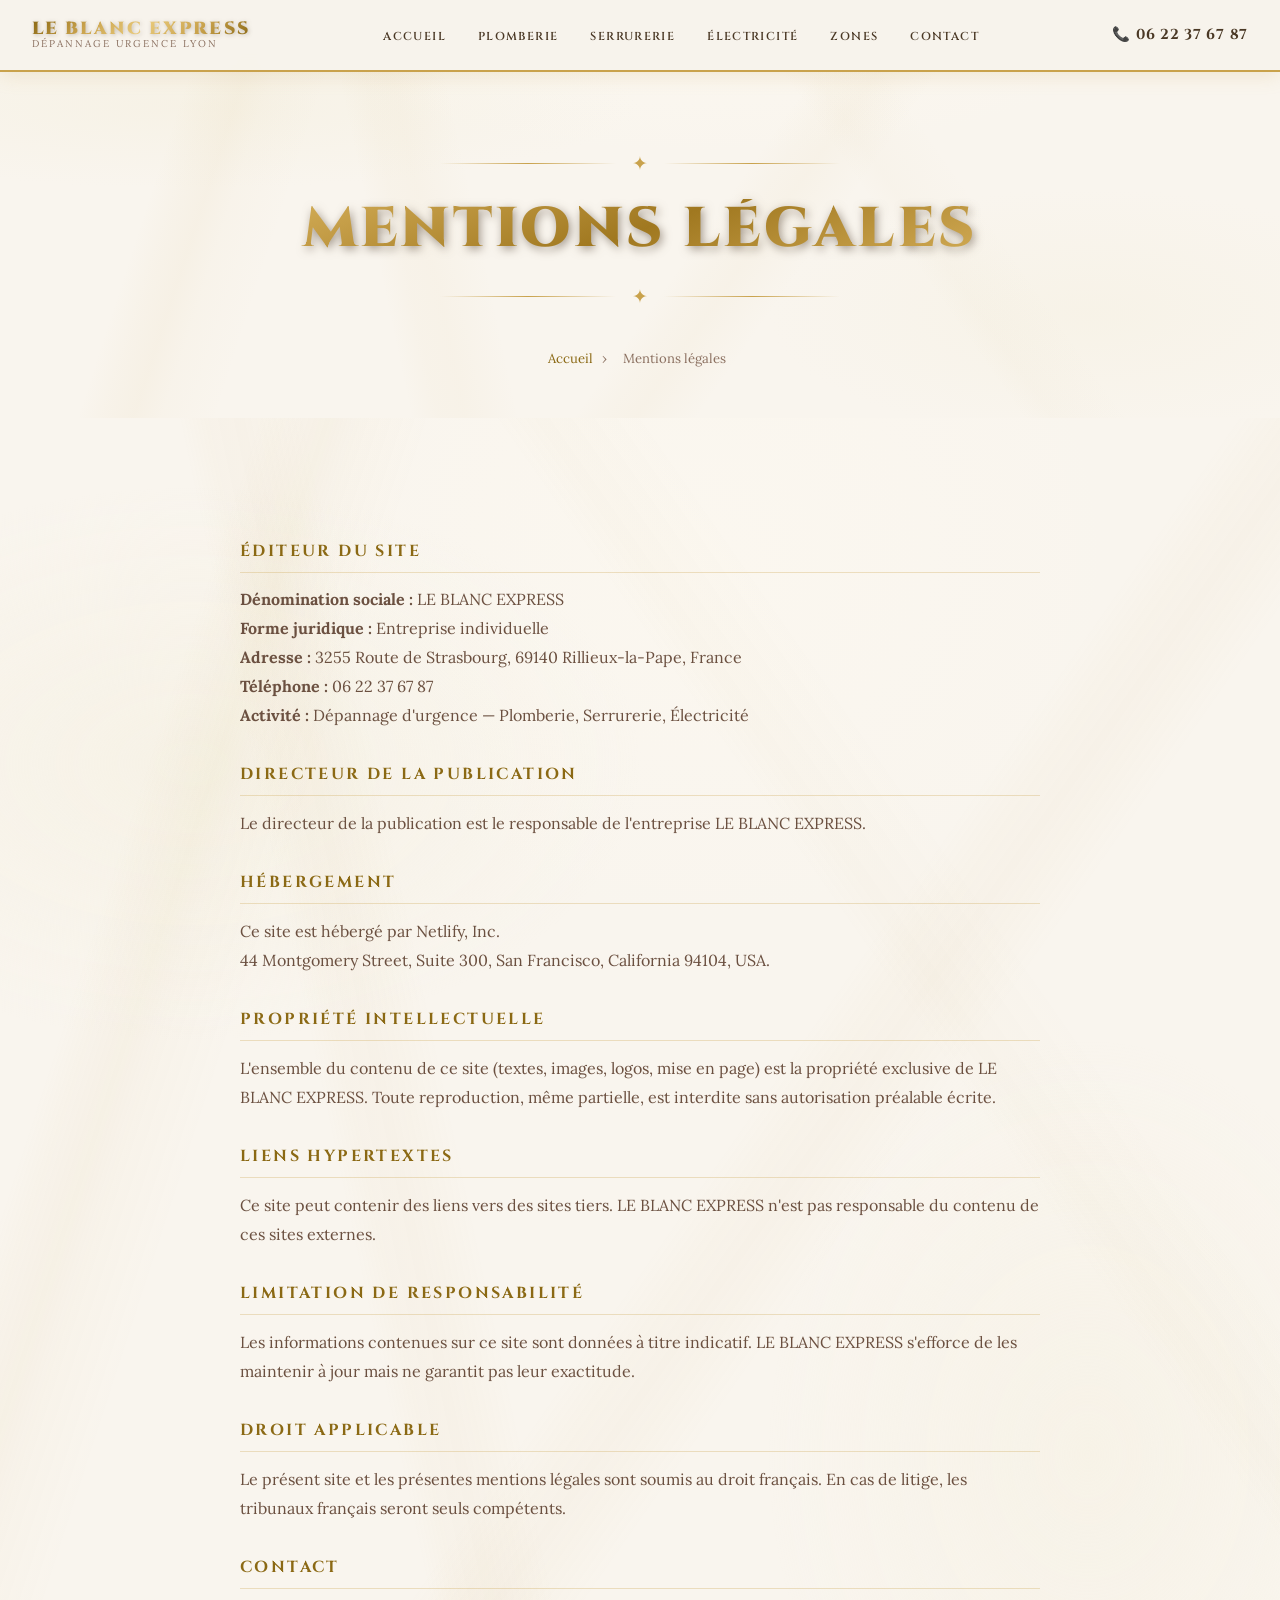
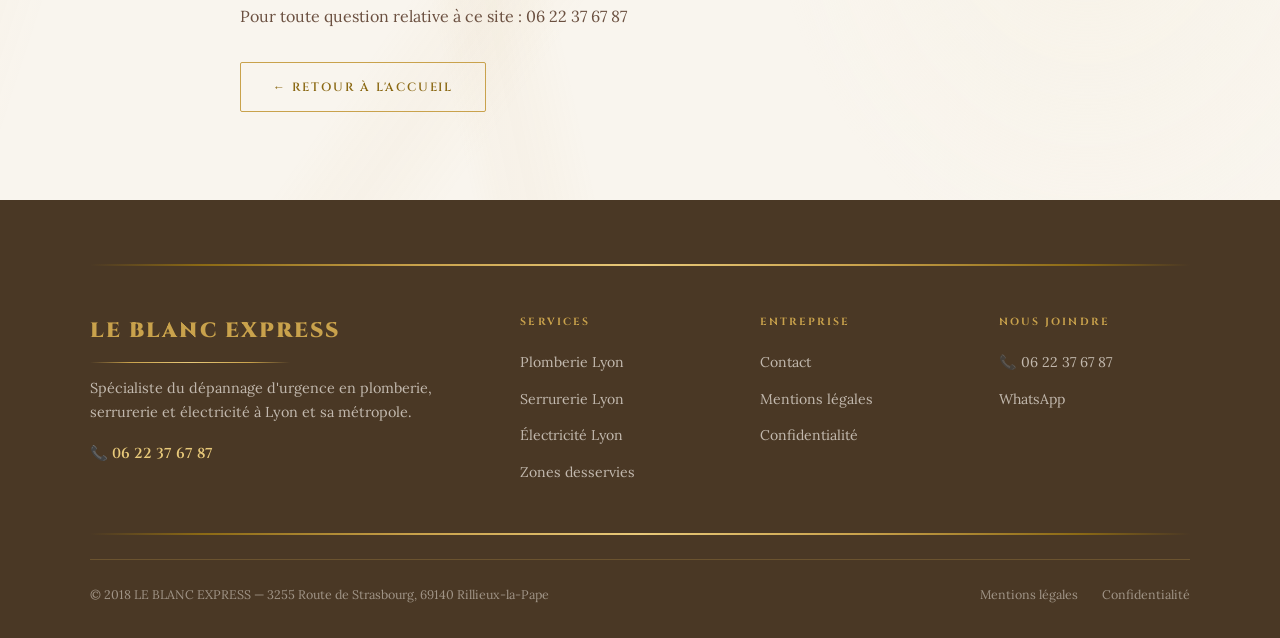
<file: mentions-legales.html>
<!DOCTYPE html>
<html lang="fr" id="top">
<head>
  <meta charset="UTF-8"/>
  <meta name="viewport" content="width=device-width, initial-scale=1.0"/>
  <title>Mentions légales | LE BLANC EXPRESS — Dépannage Lyon</title>
  <meta name="description" content="Mentions légales de LE BLANC EXPRESS, entreprise de dépannage d'urgence à Lyon."/>
  <meta name="robots" content="noindex, follow"/>
  <link rel="canonical" href="https://www.leblancexpress.fr/mentions-legales"/>
  <link rel="icon" type="image/svg+xml" href="favicon.svg"/>
  <link rel="preconnect" href="https://fonts.googleapis.com"/>
  <link rel="preconnect" href="https://fonts.gstatic.com" crossorigin/>
  <link rel="stylesheet" href="css/style.css"/>
  <script type="application/ld+json">
  {
    "@context": "https://schema.org",
    "@type": "LocalBusiness",
    "name": "Le Blanc Express",
    "image": "https://www.leblancexpress.fr/favicon.svg",
    "@id": "https://www.leblancexpress.fr/#localbusiness",
    "url": "https://www.leblancexpress.fr",
    "telephone": "0622376787",
    "address": {
      "@type": "PostalAddress",
      "streetAddress": "3255 rte de Strasbourg",
      "addressLocality": "Rillieux-la-Pape",
      "postalCode": "69140",
      "addressCountry": "FR"
    }
  }
  </script>
</head>
<body>

<nav class="navbar" role="navigation" aria-label="Navigation principale">
  <div class="navbar-inner">
    <a href="index.html" class="navbar-brand">
      <span class="brand-main">LE BLANC EXPRESS</span>
      <span class="brand-sub">Dépannage Urgence Lyon</span>
    </a>
    <ul class="navbar-nav" role="list">
      <li><a href="index.html">Accueil</a></li>
      <li><a href="plomberie-lyon.html">Plomberie</a></li>
      <li><a href="serrurerie-lyon.html">Serrurerie</a></li>
      <li><a href="electricite-lyon.html">Électricité</a></li>
      <li><a href="zones-intervention.html">Zones</a></li>
      <li><a href="contact.html">Contact</a></li>
    </ul>
    <div class="navbar-cta">
      <a href="tel:+33622376787" class="nav-phone">📞 06 22 37 67 87</a>
    </div>
    <button class="hamburger" id="hamburger" aria-label="Menu" aria-expanded="false">
      <span></span><span></span><span></span>
    </button>
  </div>
</nav>
<nav class="mobile-menu" id="mobile-menu">
  <a href="index.html">🏠 Accueil</a>
  <a href="plomberie-lyon.html">🔧 Plomberie Lyon</a>
  <a href="serrurerie-lyon.html">🔐 Serrurerie Lyon</a>
  <a href="electricite-lyon.html">⚡ Électricité Lyon</a>
  <a href="zones-intervention.html">📍 Zones d'intervention</a>
  <a href="contact.html">✉️ Contact</a>
  <a href="tel:+33622376787" style="color:var(--gold-dark);font-weight:700;">📞 06 22 37 67 87</a>
</nav>

<main>
  <div class="page-hero marble-bg" style="padding-bottom:2rem;">
    <div class="gold-separator" style="justify-content:center;"><span>✦</span></div>
    <h1 class="page-hero-title title-3d">Mentions Légales</h1>
    <div class="gold-separator" style="justify-content:center;"><span>✦</span></div>
    <nav class="breadcrumb" aria-label="Fil d'Ariane">
      <a href="index.html">Accueil</a>
      <span aria-hidden="true"> › </span>
      <span aria-current="page">Mentions légales</span>
    </nav>
  </div>

  <section class="section marble-bg section-sm">
    <div class="section-inner">
      <div class="legal-content">

        <h2>Éditeur du site</h2>
        <p><strong>Dénomination sociale :</strong> LE BLANC EXPRESS<br/>
        <strong>Forme juridique :</strong> Entreprise individuelle<br/>
        <strong>Adresse :</strong> 3255 Route de Strasbourg, 69140 Rillieux-la-Pape, France<br/>
        <strong>Téléphone :</strong> <a href="tel:+33622376787">06 22 37 67 87</a><br/>
        <strong>Activité :</strong> Dépannage d'urgence — Plomberie, Serrurerie, Électricité</p>

        <h2>Directeur de la publication</h2>
        <p>Le directeur de la publication est le responsable de l'entreprise LE BLANC EXPRESS.</p>

        <h2>Hébergement</h2>
        <p>Ce site est hébergé par Netlify, Inc.<br/>
        44 Montgomery Street, Suite 300, San Francisco, California 94104, USA.</p>

        <h2>Propriété intellectuelle</h2>
        <p>L'ensemble du contenu de ce site (textes, images, logos, mise en page) est la propriété exclusive de LE BLANC EXPRESS. Toute reproduction, même partielle, est interdite sans autorisation préalable écrite.</p>

        <h2>Liens hypertextes</h2>
        <p>Ce site peut contenir des liens vers des sites tiers. LE BLANC EXPRESS n'est pas responsable du contenu de ces sites externes.</p>

        <h2>Limitation de responsabilité</h2>
        <p>Les informations contenues sur ce site sont données à titre indicatif. LE BLANC EXPRESS s'efforce de les maintenir à jour mais ne garantit pas leur exactitude.</p>

        <h2>Droit applicable</h2>
        <p>Le présent site et les présentes mentions légales sont soumis au droit français. En cas de litige, les tribunaux français seront seuls compétents.</p>

        <h2>Contact</h2>
        <p>Pour toute question relative à ce site :
        <a href="tel:+33622376787">06 22 37 67 87</a></p>

        <div style="margin-top:2rem;">
          <a href="index.html" class="btn-gold-outline">← Retour à l'accueil</a>
        </div>
      </div>
    </div>
  </section>
</main>

<footer class="footer" role="contentinfo">
  <div class="footer-inner">
    <div class="gold-line-thick" style="margin-bottom:3rem;"></div>
    <div class="footer-grid">
      <div class="footer-brand">
        <span class="brand-name">LE BLANC EXPRESS</span>
        <div class="gold-line" style="max-width:200px;margin:0.8rem 0;"></div>
        <p>Spécialiste du dépannage d'urgence en plomberie, serrurerie et électricité à Lyon et sa métropole.</p>
        <p style="margin-top:1rem;"><a href="tel:+33622376787" style="color:var(--gold-light);font-weight:600;font-family:'Cinzel',serif;">📞 06 22 37 67 87</a></p>
      </div>
      <div class="footer-col">
        <h4>Services</h4>
        <ul>
          <li><a href="plomberie-lyon.html">Plomberie Lyon</a></li>
          <li><a href="serrurerie-lyon.html">Serrurerie Lyon</a></li>
          <li><a href="electricite-lyon.html">Électricité Lyon</a></li>
          <li><a href="zones-intervention.html">Zones desservies</a></li>
        </ul>
      </div>
      <div class="footer-col">
        <h4>Entreprise</h4>
        <ul>
          <li><a href="contact.html">Contact</a></li>
          <li><a href="mentions-legales.html">Mentions légales</a></li>
          <li><a href="politique-confidentialite.html">Confidentialité</a></li>
        </ul>
      </div>
      <div class="footer-col">
        <h4>Nous joindre</h4>
        <ul>
          <li><a href="tel:+33622376787">📞 06 22 37 67 87</a></li>
          <li><a href="https://wa.me/33622376787" target="_blank" rel="noopener">WhatsApp</a></li>
        </ul>
      </div>
    </div>
    <div class="gold-line-thick" style="margin-bottom:1.5rem;"></div>
    <div class="footer-bottom">
      <p>© 2018 LE BLANC EXPRESS — 3255 Route de Strasbourg, 69140 Rillieux-la-Pape</p>
      <div class="footer-legal">
        <a href="mentions-legales.html">Mentions légales</a>
        <a href="politique-confidentialite.html">Confidentialité</a>
      </div>
    </div>
  </div>
</footer>

<a href="#top" class="scroll-top" aria-label="Retour en haut">▲</a>
<script src="js/main.js"></script>
</body>
</html>
</file>
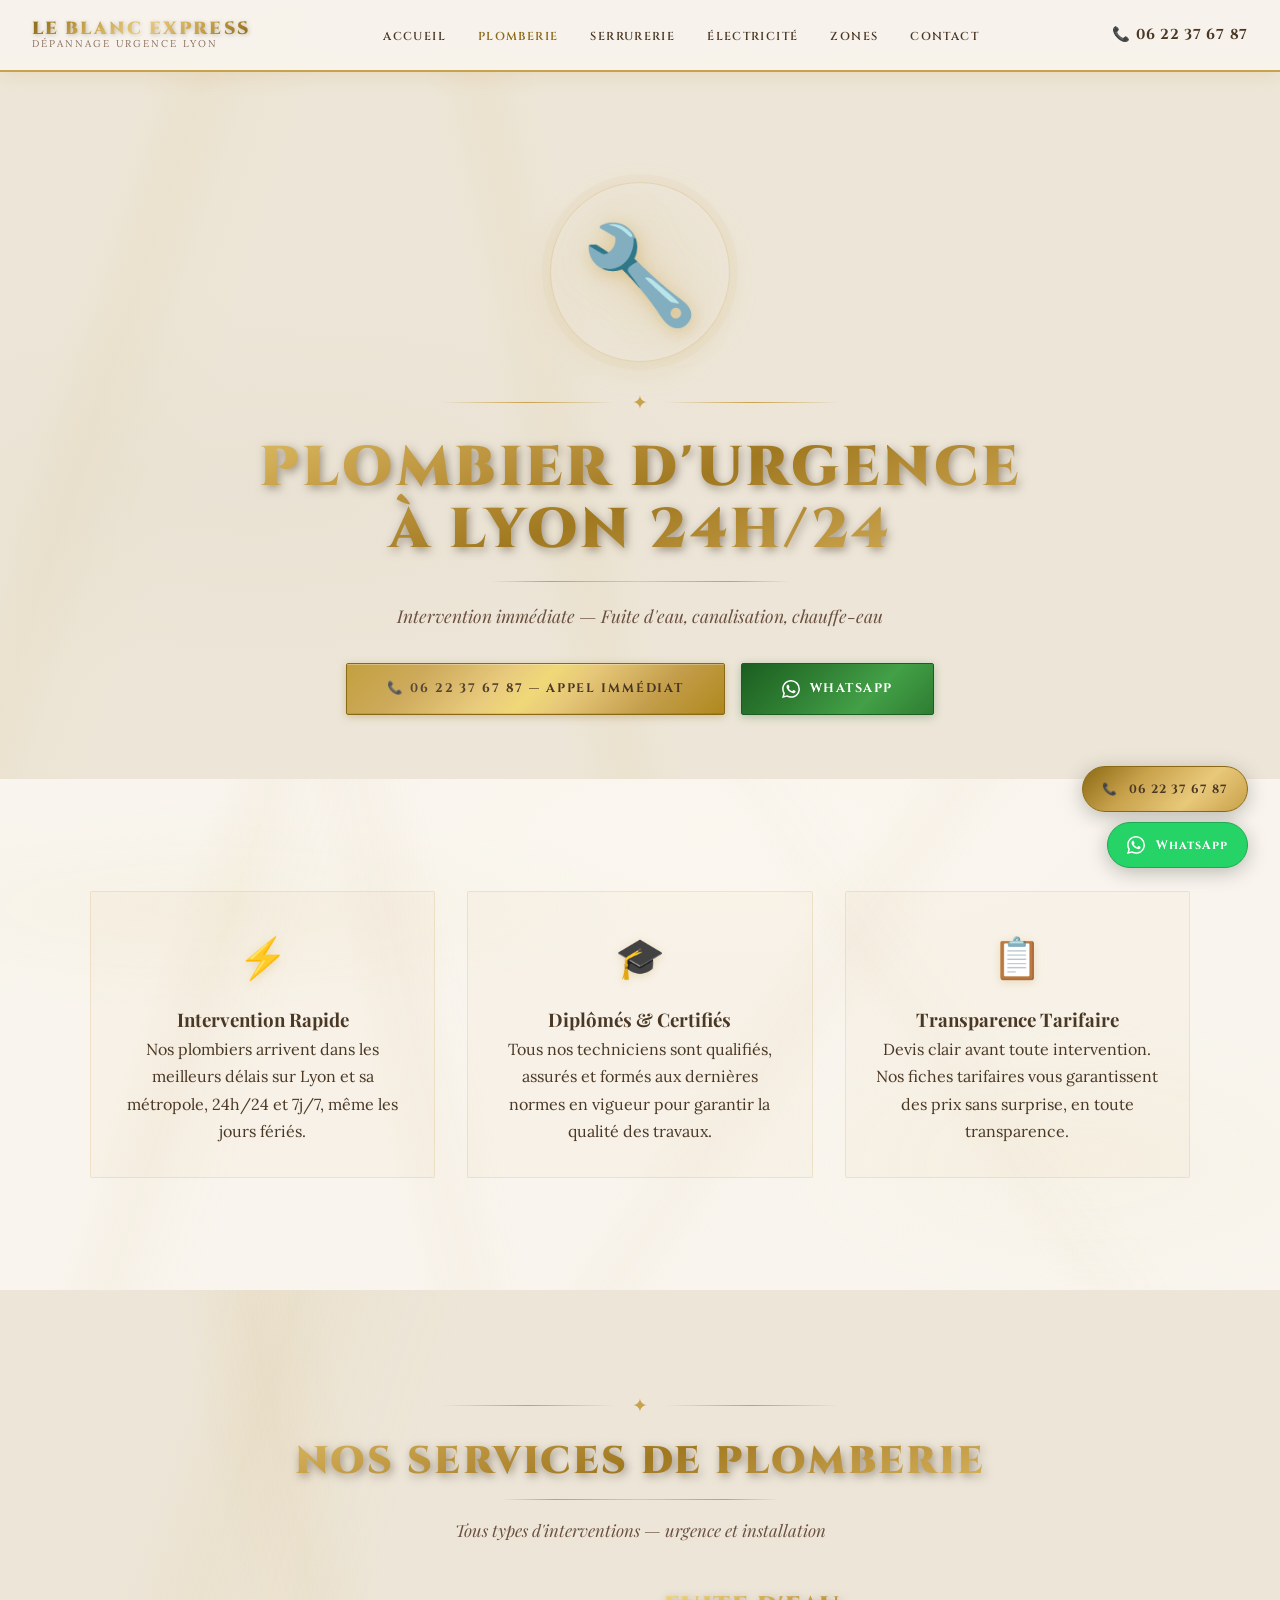
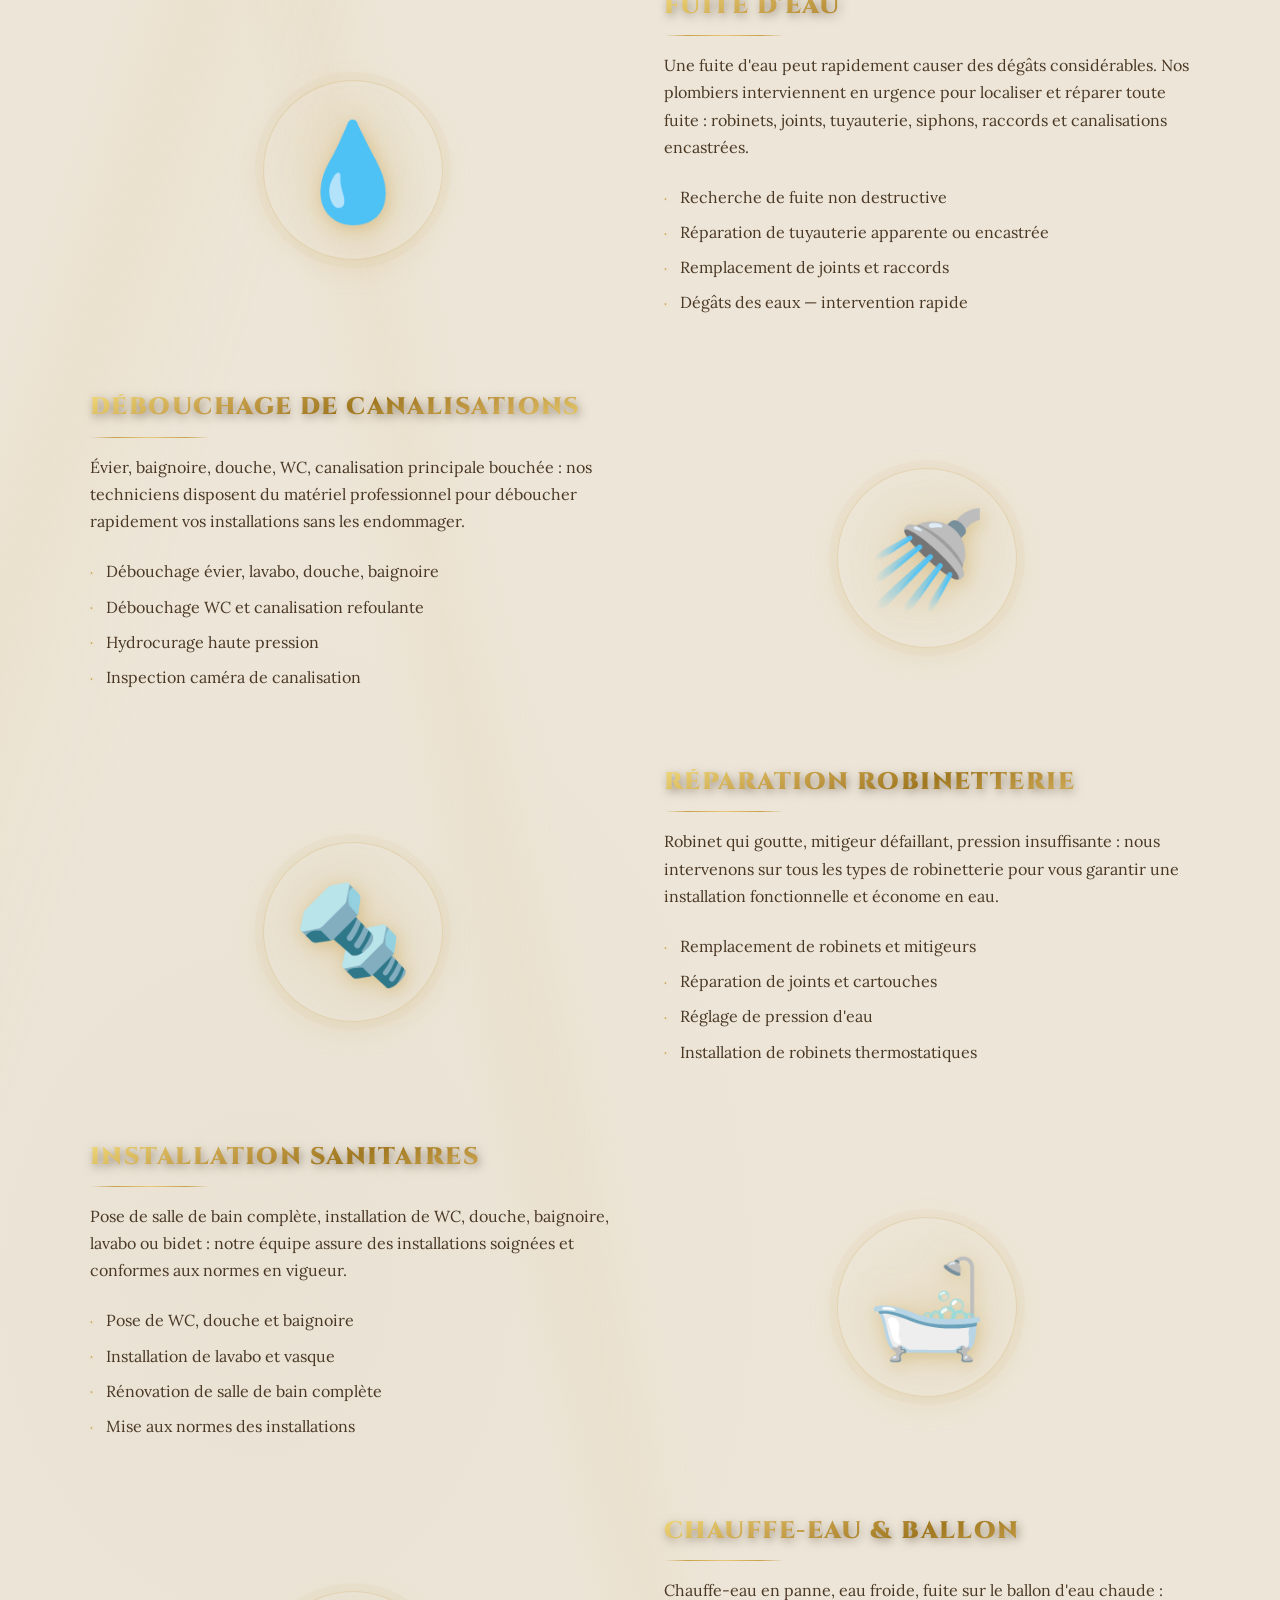
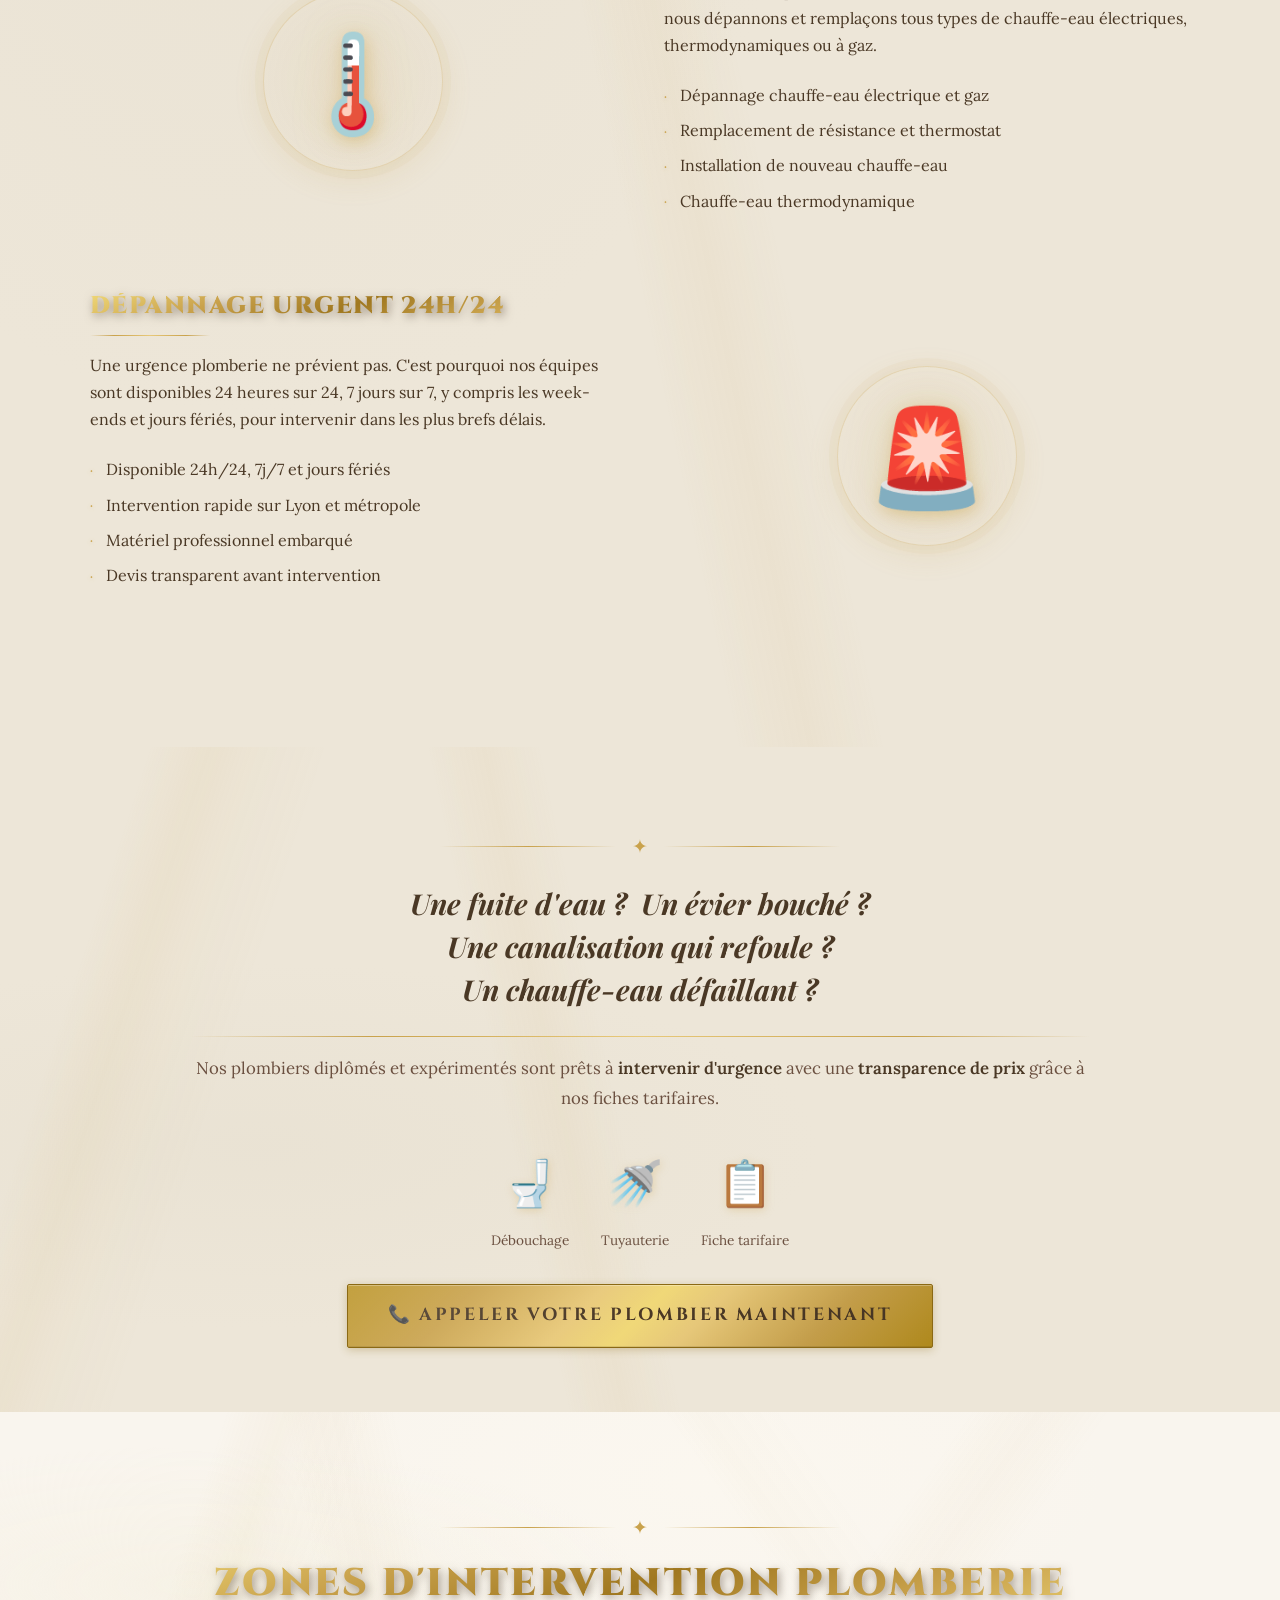
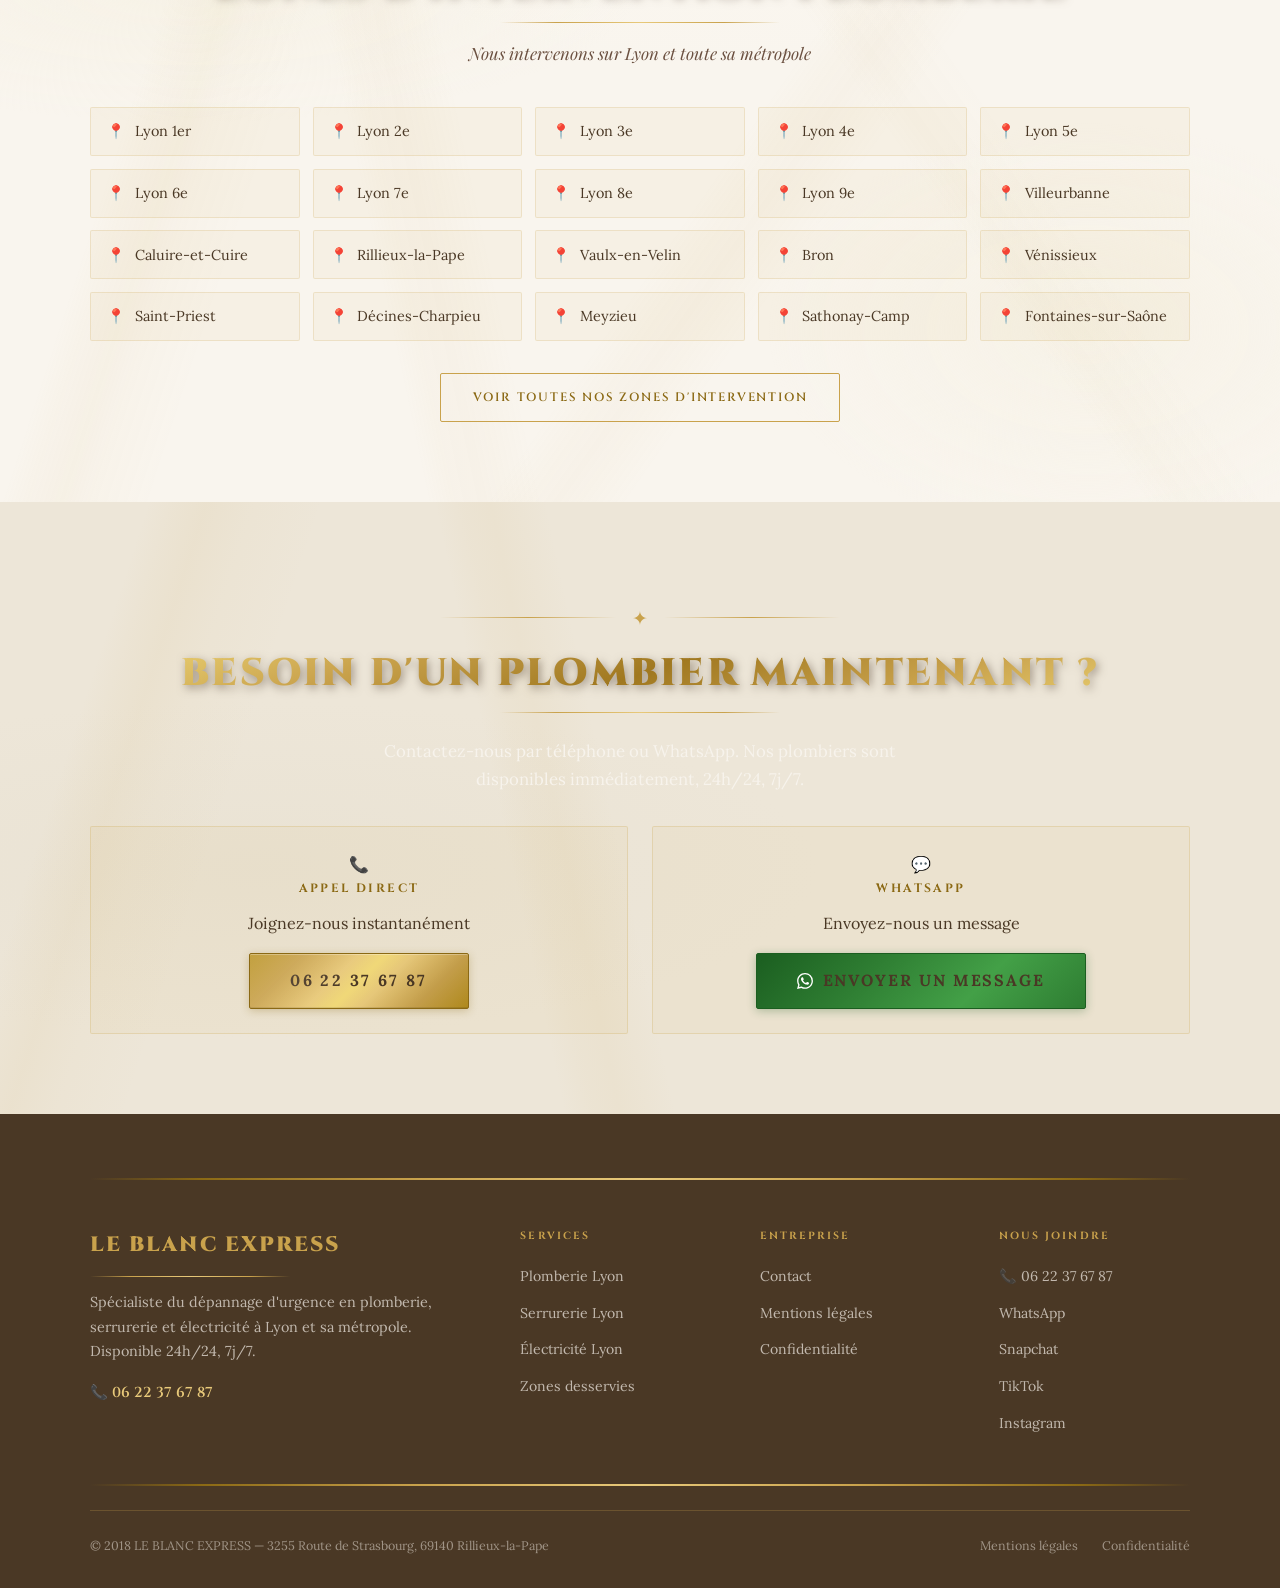
<file: plomberie-lyon.html>
<!DOCTYPE html>
<html lang="fr">
<head>
  <meta charset="UTF-8"/>
  <meta name="viewport" content="width=device-width, initial-scale=1.0"/>
  <title>Plombier Lyon 24h/24 – Dépannage urgent plomberie | LE BLANC EXPRESS</title>
  <meta name="description" content="Plombier d'urgence à Lyon 24h/24 7j/7. Fuite d'eau, canalisation bouchée, chauffe-eau. Intervention rapide. LE BLANC EXPRESS — 06 22 37 67 87."/>
  <meta name="robots" content="index, follow"/>
  <link rel="canonical" href="https://www.leblancexpress.fr/plomberie-lyon"/>
  <meta property="og:title" content="Plombier Lyon 24h/24 – Dépannage urgent plomberie | LE BLANC EXPRESS"/>
  <meta property="og:description" content="Plombier d'urgence à Lyon 24h/24 7j/7. Fuite d'eau, canalisation bouchée, chauffe-eau. Intervention rapide. LE BLANC EXPRESS — 06 22 37 67 87."/>
  <meta property="og:url" content="https://www.leblancexpress.fr/plomberie-lyon"/>
  <meta property="og:type" content="website"/>
  <meta property="og:locale" content="fr_FR"/>
  <link rel="icon" type="image/svg+xml" href="favicon.svg"/>
  <link rel="preconnect" href="https://fonts.googleapis.com"/>
  <link rel="preconnect" href="https://fonts.gstatic.com" crossorigin/>
  <link rel="stylesheet" href="css/style.css"/>
  <script type="application/ld+json">
  {
    "@context": "https://schema.org",
    "@type": "PlumbingService",
    "name": "LE BLANC EXPRESS – Plomberie Lyon",
    "@id": "https://www.leblancexpress.fr/plomberie-lyon#service",
    "url": "https://www.leblancexpress.fr/plomberie-lyon",
    "telephone": "+33622376787",
    "priceRange": "€€",
    "description": "Plombier d'urgence à Lyon disponible 24h/24 7j/7. Fuite d'eau, débouchage canalisation, chauffe-eau, robinetterie.",
    "address": {
      "@type": "PostalAddress",
      "streetAddress": "3255 Route de Strasbourg",
      "addressLocality": "Rillieux-la-Pape",
      "postalCode": "69140",
      "addressRegion": "Auvergne-Rhône-Alpes",
      "addressCountry": "FR"
    },
    "geo": {
      "@type": "GeoCoordinates",
      "latitude": 45.8175,
      "longitude": 4.8975
    },
    "openingHoursSpecification": [{
      "@type": "OpeningHoursSpecification",
      "dayOfWeek": ["Monday","Tuesday","Wednesday","Thursday","Friday","Saturday","Sunday"],
      "opens": "00:00",
      "closes": "23:59"
    }],
    "areaServed": [
      {"@type":"City","name":"Lyon"},
      {"@type":"City","name":"Villeurbanne"},
      {"@type":"City","name":"Caluire-et-Cuire"},
      {"@type":"City","name":"Rillieux-la-Pape"},
      {"@type":"City","name":"Vaulx-en-Velin"},
      {"@type":"City","name":"Bron"},
      {"@type":"City","name":"Vénissieux"},
      {"@type":"City","name":"Saint-Priest"}
    ],
    "hasOfferCatalog": {
      "@type": "OfferCatalog",
      "name": "Services de plomberie",
      "itemListElement": [
        {"@type":"Offer","itemOffered":{"@type":"Service","name":"Dépannage fuite d'eau"}},
        {"@type":"Offer","itemOffered":{"@type":"Service","name":"Débouchage canalisation"}},
        {"@type":"Offer","itemOffered":{"@type":"Service","name":"Réparation chauffe-eau"}},
        {"@type":"Offer","itemOffered":{"@type":"Service","name":"Réparation robinetterie"}},
        {"@type":"Offer","itemOffered":{"@type":"Service","name":"Installation sanitaires"}}
      ]
    },
    "parentOrganization": {
      "@type": "Organization",
      "name": "LE BLANC EXPRESS",
      "@id": "https://www.leblancexpress.fr/#business"
    }
  }
  </script>
  <script type="application/ld+json">
  {
    "@context": "https://schema.org",
    "@type": "LocalBusiness",
    "name": "Le Blanc Express",
    "image": "https://www.leblancexpress.fr/favicon.svg",
    "@id": "https://www.leblancexpress.fr/#localbusiness",
    "url": "https://www.leblancexpress.fr",
    "telephone": "0622376787",
    "address": {
      "@type": "PostalAddress",
      "streetAddress": "3255 rte de Strasbourg",
      "addressLocality": "Rillieux-la-Pape",
      "postalCode": "69140",
      "addressCountry": "FR"
    }
  }
  </script>
</head>
<body id="top">

<!-- ═══════════ NAVIGATION ═══════════ -->
<nav class="navbar" role="navigation" aria-label="Navigation principale">
  <div class="navbar-inner">
    <a href="index.html" class="navbar-brand" aria-label="LE BLANC EXPRESS — Accueil">
      <span class="brand-main">LE BLANC EXPRESS</span>
      <span class="brand-sub">Dépannage Urgence Lyon</span>
    </a>
    <ul class="navbar-nav" role="list">
      <li><a href="index.html">Accueil</a></li>
      <li><a href="plomberie-lyon.html" aria-current="page">Plomberie</a></li>
      <li><a href="serrurerie-lyon.html">Serrurerie</a></li>
      <li><a href="electricite-lyon.html">Électricité</a></li>
      <li><a href="zones-intervention.html">Zones</a></li>
      <li><a href="contact.html">Contact</a></li>
    </ul>
    <div class="navbar-cta">
      <a href="tel:+33622376787" class="nav-phone">📞 06 22 37 67 87</a>
    </div>
    <button class="hamburger" id="hamburger" aria-label="Menu" aria-expanded="false">
      <span></span><span></span><span></span>
    </button>
  </div>
</nav>
<nav class="mobile-menu" id="mobile-menu">
  <a href="index.html">🏠 Accueil</a>
  <a href="plomberie-lyon.html">🔧 Plomberie Lyon</a>
  <a href="serrurerie-lyon.html">🔐 Serrurerie Lyon</a>
  <a href="electricite-lyon.html">⚡ Électricité Lyon</a>
  <a href="zones-intervention.html">📍 Zones d'intervention</a>
  <a href="contact.html">✉️ Contact</a>
  <a href="tel:+33622376787" style="color:var(--gold-dark);font-weight:700;">📞 06 22 37 67 87</a>
</nav>

<main>

<!-- ═══════════ BREADCRUMB ═══════════ -->
<div class="breadcrumb marble-bg" aria-label="Fil d'Ariane">
  <div class="breadcrumb-inner">
    <a href="index.html">Accueil</a>
    <span aria-hidden="true">›</span>
    <span aria-current="page">Plomberie Lyon</span>
  </div>
</div>

<!-- ═══════════ PAGE HERO ═══════════ -->
<section class="page-hero marble-dark" aria-labelledby="hero-h1">
  <div class="page-hero-inner animate-on-scroll">
    <div class="service-icon-ring" style="margin:0 auto 1.5rem;" aria-hidden="true">
      <span class="service-icon">🔧</span>
    </div>
    <div class="gold-separator"><span>✦</span></div>
    <h1 id="hero-h1" class="page-hero-title title-3d">Plombier d'Urgence<br>à Lyon 24h/24</h1>
    <div class="gold-line" style="max-width:300px;margin:1.2rem auto;"></div>
    <p class="page-hero-desc">Intervention immédiate — Fuite d'eau, canalisation, chauffe-eau</p>
    <div style="display:flex;gap:1rem;flex-wrap:wrap;justify-content:center;margin-top:2rem;">
      <a href="tel:+33622376787" class="btn-gold">📞 06 22 37 67 87 — Appel immédiat</a>
      <a href="https://wa.me/33622376787" class="btn-whatsapp" target="_blank" rel="noopener noreferrer">
        <svg width="18" height="18" viewBox="0 0 24 24" fill="white" aria-hidden="true"><path d="M17.472 14.382c-.297-.149-1.758-.867-2.03-.967-.273-.099-.471-.148-.67.15-.197.297-.767.966-.94 1.164-.173.199-.347.223-.644.075-.297-.15-1.255-.463-2.39-1.475-.883-.788-1.48-1.761-1.653-2.059-.173-.297-.018-.458.13-.606.134-.133.298-.347.446-.52.149-.174.198-.298.298-.497.099-.198.05-.371-.025-.52-.075-.149-.669-1.612-.916-2.207-.242-.579-.487-.5-.669-.51-.173-.008-.371-.01-.57-.01-.198 0-.52.074-.792.372-.272.297-1.04 1.016-1.04 2.479 0 1.462 1.065 2.875 1.213 3.074.149.198 2.096 3.2 5.077 4.487.709.306 1.262.489 1.694.625.712.227 1.36.195 1.871.118.571-.085 1.758-.719 2.006-1.413.248-.694.248-1.289.173-1.413-.074-.124-.272-.198-.57-.347m-5.421 7.403h-.004a9.87 9.87 0 01-5.031-1.378l-.361-.214-3.741.982.998-3.648-.235-.374a9.86 9.86 0 01-1.51-5.26c.001-5.45 4.436-9.884 9.888-9.884 2.64 0 5.122 1.03 6.988 2.898a9.825 9.825 0 012.893 6.994c-.003 5.45-4.437 9.884-9.885 9.884m8.413-18.297A11.815 11.815 0 0012.05 0C5.495 0 .16 5.335.157 11.892c0 2.096.547 4.142 1.588 5.945L.057 24l6.305-1.654a11.882 11.882 0 005.683 1.448h.005c6.554 0 11.89-5.335 11.893-11.893a11.821 11.821 0 00-3.48-8.413Z"/></svg>
        WhatsApp
      </a>
    </div>
  </div>
</section>

<!-- ═══════════ TRUST BADGES ═══════════ -->
<section class="section marble-bg" aria-label="Nos garanties">
  <div class="section-inner">
    <div class="trust-grid animate-on-scroll">
      <div class="trust-item">
        <div class="trust-icon" aria-hidden="true">⚡</div>
        <h3>Intervention Rapide</h3>
        <p>Nos plombiers arrivent dans les meilleurs délais sur Lyon et sa métropole, 24h/24 et 7j/7, même les jours fériés.</p>
      </div>
      <div class="trust-item">
        <div class="trust-icon" aria-hidden="true">🎓</div>
        <h3>Diplômés &amp; Certifiés</h3>
        <p>Tous nos techniciens sont qualifiés, assurés et formés aux dernières normes en vigueur pour garantir la qualité des travaux.</p>
      </div>
      <div class="trust-item">
        <div class="trust-icon" aria-hidden="true">📋</div>
        <h3>Transparence Tarifaire</h3>
        <p>Devis clair avant toute intervention. Nos fiches tarifaires vous garantissent des prix sans surprise, en toute transparence.</p>
      </div>
    </div>
  </div>
</section>

<!-- ═══════════ SERVICES PLOMBERIE ═══════════ -->
<section class="section marble-dark" id="services" aria-labelledby="h2-services">
  <div class="section-inner">
    <div class="animate-on-scroll" style="text-align:center;margin-bottom:3rem;">
      <div class="gold-separator"><span>✦</span></div>
      <h2 id="h2-services" class="section-title title-3d">Nos Services de Plomberie</h2>
      <div class="gold-line" style="max-width:280px;margin:1rem auto;"></div>
      <p class="section-subtitle">Tous types d'interventions — urgence et installation</p>
    </div>

    <div class="services-detail-grid animate-on-scroll">

      <div class="service-block" style="margin-bottom:3rem;">
        <div class="service-icon-area">
          <div class="service-icon-ring" aria-hidden="true">
            <span class="service-icon">💧</span>
          </div>
        </div>
        <div class="service-content">
          <h3 class="title-3d" style="font-size:1.5rem;margin-bottom:0.8rem;">Fuite d'Eau</h3>
          <div class="gold-line" style="max-width:120px;margin-bottom:1rem;"></div>
          <p style="margin-bottom:1rem;">Une fuite d'eau peut rapidement causer des dégâts considérables. Nos plombiers interviennent en urgence pour localiser et réparer toute fuite : robinets, joints, tuyauterie, siphons, raccords et canalisations encastrées.</p>
          <ul class="service-list" aria-label="Interventions fuite d'eau">
            <li>Recherche de fuite non destructive</li>
            <li>Réparation de tuyauterie apparente ou encastrée</li>
            <li>Remplacement de joints et raccords</li>
            <li>Dégâts des eaux — intervention rapide</li>
          </ul>
        </div>
      </div>

      <div class="service-block reverse" style="margin-bottom:3rem;">
        <div class="service-icon-area">
          <div class="service-icon-ring" aria-hidden="true">
            <span class="service-icon">🚿</span>
          </div>
        </div>
        <div class="service-content">
          <h3 class="title-3d" style="font-size:1.5rem;margin-bottom:0.8rem;">Débouchage de Canalisations</h3>
          <div class="gold-line" style="max-width:120px;margin-bottom:1rem;"></div>
          <p style="margin-bottom:1rem;">Évier, baignoire, douche, WC, canalisation principale bouchée : nos techniciens disposent du matériel professionnel pour déboucher rapidement vos installations sans les endommager.</p>
          <ul class="service-list" aria-label="Interventions débouchage">
            <li>Débouchage évier, lavabo, douche, baignoire</li>
            <li>Débouchage WC et canalisation refoulante</li>
            <li>Hydrocurage haute pression</li>
            <li>Inspection caméra de canalisation</li>
          </ul>
        </div>
      </div>

      <div class="service-block" style="margin-bottom:3rem;">
        <div class="service-icon-area">
          <div class="service-icon-ring" aria-hidden="true">
            <span class="service-icon">🔩</span>
          </div>
        </div>
        <div class="service-content">
          <h3 class="title-3d" style="font-size:1.5rem;margin-bottom:0.8rem;">Réparation Robinetterie</h3>
          <div class="gold-line" style="max-width:120px;margin-bottom:1rem;"></div>
          <p style="margin-bottom:1rem;">Robinet qui goutte, mitigeur défaillant, pression insuffisante : nous intervenons sur tous les types de robinetterie pour vous garantir une installation fonctionnelle et économe en eau.</p>
          <ul class="service-list" aria-label="Interventions robinetterie">
            <li>Remplacement de robinets et mitigeurs</li>
            <li>Réparation de joints et cartouches</li>
            <li>Réglage de pression d'eau</li>
            <li>Installation de robinets thermostatiques</li>
          </ul>
        </div>
      </div>

      <div class="service-block reverse" style="margin-bottom:3rem;">
        <div class="service-icon-area">
          <div class="service-icon-ring" aria-hidden="true">
            <span class="service-icon">🛁</span>
          </div>
        </div>
        <div class="service-content">
          <h3 class="title-3d" style="font-size:1.5rem;margin-bottom:0.8rem;">Installation Sanitaires</h3>
          <div class="gold-line" style="max-width:120px;margin-bottom:1rem;"></div>
          <p style="margin-bottom:1rem;">Pose de salle de bain complète, installation de WC, douche, baignoire, lavabo ou bidet : notre équipe assure des installations soignées et conformes aux normes en vigueur.</p>
          <ul class="service-list" aria-label="Interventions sanitaires">
            <li>Pose de WC, douche et baignoire</li>
            <li>Installation de lavabo et vasque</li>
            <li>Rénovation de salle de bain complète</li>
            <li>Mise aux normes des installations</li>
          </ul>
        </div>
      </div>

      <div class="service-block" style="margin-bottom:3rem;">
        <div class="service-icon-area">
          <div class="service-icon-ring" aria-hidden="true">
            <span class="service-icon">🌡️</span>
          </div>
        </div>
        <div class="service-content">
          <h3 class="title-3d" style="font-size:1.5rem;margin-bottom:0.8rem;">Chauffe-Eau &amp; Ballon</h3>
          <div class="gold-line" style="max-width:120px;margin-bottom:1rem;"></div>
          <p style="margin-bottom:1rem;">Chauffe-eau en panne, eau froide, fuite sur le ballon d'eau chaude : nous dépannons et remplaçons tous types de chauffe-eau électriques, thermodynamiques ou à gaz.</p>
          <ul class="service-list" aria-label="Interventions chauffe-eau">
            <li>Dépannage chauffe-eau électrique et gaz</li>
            <li>Remplacement de résistance et thermostat</li>
            <li>Installation de nouveau chauffe-eau</li>
            <li>Chauffe-eau thermodynamique</li>
          </ul>
        </div>
      </div>

      <div class="service-block reverse" style="margin-bottom:3rem;">
        <div class="service-icon-area">
          <div class="service-icon-ring" aria-hidden="true">
            <span class="service-icon">🚨</span>
          </div>
        </div>
        <div class="service-content">
          <h3 class="title-3d" style="font-size:1.5rem;margin-bottom:0.8rem;">Dépannage Urgent 24h/24</h3>
          <div class="gold-line" style="max-width:120px;margin-bottom:1rem;"></div>
          <p style="margin-bottom:1rem;">Une urgence plomberie ne prévient pas. C'est pourquoi nos équipes sont disponibles 24 heures sur 24, 7 jours sur 7, y compris les week-ends et jours fériés, pour intervenir dans les plus brefs délais.</p>
          <ul class="service-list" aria-label="Dépannage urgent">
            <li>Disponible 24h/24, 7j/7 et jours fériés</li>
            <li>Intervention rapide sur Lyon et métropole</li>
            <li>Matériel professionnel embarqué</li>
            <li>Devis transparent avant intervention</li>
          </ul>
        </div>
      </div>

    </div>
  </div>
</section>

<!-- ═══════════ URGENCE SECTION ═══════════ -->
<section class="urgence-section marble-dark" id="urgence" aria-labelledby="h2-urgence">
  <div class="urgence-inner animate-on-scroll">
    <div class="gold-separator"><span>✦</span></div>
    <h2 id="h2-urgence" class="urgence-title">
      Une fuite d'eau&nbsp;?&nbsp; Un évier bouché&nbsp;?<br>
      Une canalisation qui refoule&nbsp;?<br>
      Un chauffe-eau défaillant&nbsp;?
    </h2>
    <div class="gold-line"></div>
    <p class="urgence-text">
      Nos plombiers diplômés et expérimentés sont prêts à <strong>intervenir d'urgence</strong>
      avec une <strong>transparence de prix</strong> grâce à nos fiches tarifaires.
    </p>
    <div class="urgence-icons" aria-hidden="true">
      <div class="urgence-icon-item"><span>🚽</span><span>Débouchage</span></div>
      <div class="urgence-icon-item"><span>🚿</span><span>Tuyauterie</span></div>
      <div class="urgence-icon-item"><span>📋</span><span>Fiche tarifaire</span></div>
    </div>
    <a href="tel:+33622376787" class="btn-gold" style="font-size:1.1rem;padding:1rem 2.5rem;">📞 Appeler votre plombier maintenant</a>
  </div>
</section>

<!-- ═══════════ ZONES ═══════════ -->
<section class="section marble-bg" id="zones" aria-labelledby="h2-zones">
  <div class="section-inner">
    <div class="animate-on-scroll" style="text-align:center;margin-bottom:2.5rem;">
      <div class="gold-separator"><span>✦</span></div>
      <h2 id="h2-zones" class="section-title title-3d">Zones d'Intervention Plomberie</h2>
      <div class="gold-line" style="max-width:280px;margin:1rem auto;"></div>
      <p class="section-subtitle">Nous intervenons sur Lyon et toute sa métropole</p>
    </div>
    <div class="zones-grid animate-on-scroll" role="list" aria-label="Zones couvertes">
      <div class="zone-item" role="listitem">Lyon 1er</div>
      <div class="zone-item" role="listitem">Lyon 2e</div>
      <div class="zone-item" role="listitem">Lyon 3e</div>
      <div class="zone-item" role="listitem">Lyon 4e</div>
      <div class="zone-item" role="listitem">Lyon 5e</div>
      <div class="zone-item" role="listitem">Lyon 6e</div>
      <div class="zone-item" role="listitem">Lyon 7e</div>
      <div class="zone-item" role="listitem">Lyon 8e</div>
      <div class="zone-item" role="listitem">Lyon 9e</div>
      <div class="zone-item" role="listitem">Villeurbanne</div>
      <div class="zone-item" role="listitem">Caluire-et-Cuire</div>
      <div class="zone-item" role="listitem">Rillieux-la-Pape</div>
      <div class="zone-item" role="listitem">Vaulx-en-Velin</div>
      <div class="zone-item" role="listitem">Bron</div>
      <div class="zone-item" role="listitem">Vénissieux</div>
      <div class="zone-item" role="listitem">Saint-Priest</div>
      <div class="zone-item" role="listitem">Décines-Charpieu</div>
      <div class="zone-item" role="listitem">Meyzieu</div>
      <div class="zone-item" role="listitem">Sathonay-Camp</div>
      <div class="zone-item" role="listitem">Fontaines-sur-Saône</div>
    </div>
    <div style="text-align:center;margin-top:2rem;">
      <a href="zones-intervention.html" class="btn-gold-outline">Voir toutes nos zones d'intervention</a>
    </div>
  </div>
</section>

<!-- ═══════════ CONTACT CTA ═══════════ -->
<section class="section marble-dark" id="contact-cta" aria-labelledby="h2-contact">
  <div class="section-inner" style="text-align:center;">
    <div class="animate-on-scroll">
      <div class="gold-separator"><span>✦</span></div>
      <h2 id="h2-contact" class="section-title title-3d">Besoin d'un Plombier Maintenant&nbsp;?</h2>
      <div class="gold-line" style="max-width:280px;margin:1rem auto 1.5rem;"></div>
      <p style="font-family:'Lora',serif;font-size:1.05rem;color:var(--cream);max-width:550px;margin:0 auto 2rem;">
        Contactez-nous par téléphone ou WhatsApp. Nos plombiers sont disponibles immédiatement, 24h/24, 7j/7.
      </p>
      <div class="contact-grid" style="justify-content:center;gap:1.5rem;flex-wrap:wrap;">
        <div class="contact-card">
          <div class="contact-card-icon" aria-hidden="true">📞</div>
          <h3>Appel direct</h3>
          <p>Joignez-nous instantanément</p>
          <a href="tel:+33622376787" class="btn-gold" style="margin-top:1rem;">06 22 37 67 87</a>
        </div>
        <div class="contact-card">
          <div class="contact-card-icon" aria-hidden="true">💬</div>
          <h3>WhatsApp</h3>
          <p>Envoyez-nous un message</p>
          <a href="https://wa.me/33622376787" class="btn-whatsapp" target="_blank" rel="noopener noreferrer" style="margin-top:1rem;">
            <svg width="16" height="16" viewBox="0 0 24 24" fill="white" aria-hidden="true"><path d="M17.472 14.382c-.297-.149-1.758-.867-2.03-.967-.273-.099-.471-.148-.67.15-.197.297-.767.966-.94 1.164-.173.199-.347.223-.644.075-.297-.15-1.255-.463-2.39-1.475-.883-.788-1.48-1.761-1.653-2.059-.173-.297-.018-.458.13-.606.134-.133.298-.347.446-.52.149-.174.198-.298.298-.497.099-.198.05-.371-.025-.52-.075-.149-.669-1.612-.916-2.207-.242-.579-.487-.5-.669-.51-.173-.008-.371-.01-.57-.01-.198 0-.52.074-.792.372-.272.297-1.04 1.016-1.04 2.479 0 1.462 1.065 2.875 1.213 3.074.149.198 2.096 3.2 5.077 4.487.709.306 1.262.489 1.694.625.712.227 1.36.195 1.871.118.571-.085 1.758-.719 2.006-1.413.248-.694.248-1.289.173-1.413-.074-.124-.272-.198-.57-.347m-5.421 7.403h-.004a9.87 9.87 0 01-5.031-1.378l-.361-.214-3.741.982.998-3.648-.235-.374a9.86 9.86 0 01-1.51-5.26c.001-5.45 4.436-9.884 9.888-9.884 2.64 0 5.122 1.03 6.988 2.898a9.825 9.825 0 012.893 6.994c-.003 5.45-4.437 9.884-9.885 9.884m8.413-18.297A11.815 11.815 0 0012.05 0C5.495 0 .16 5.335.157 11.892c0 2.096.547 4.142 1.588 5.945L.057 24l6.305-1.654a11.882 11.882 0 005.683 1.448h.005c6.554 0 11.89-5.335 11.893-11.893a11.821 11.821 0 00-3.48-8.413Z"/></svg>
            Envoyer un message
          </a>
        </div>
      </div>
    </div>
  </div>
</section>

</main>

<!-- ═══════════ FOOTER ═══════════ -->
<footer class="footer" role="contentinfo">
  <div class="footer-inner">
    <div class="gold-line-thick" style="margin-bottom:3rem;"></div>
    <div class="footer-grid">
      <div class="footer-brand">
        <span class="brand-name">LE BLANC EXPRESS</span>
        <div class="gold-line" style="max-width:200px;margin:0.8rem 0;"></div>
        <p>Spécialiste du dépannage d'urgence en plomberie, serrurerie et électricité à Lyon et sa métropole. Disponible 24h/24, 7j/7.</p>
        <p style="margin-top:1rem;"><a href="tel:+33622376787" style="color:var(--gold-light);font-weight:600;font-family:'Cinzel',serif;">📞 06 22 37 67 87</a></p>
      </div>
      <div class="footer-col">
        <h4>Services</h4>
        <ul>
          <li><a href="plomberie-lyon.html">Plomberie Lyon</a></li>
          <li><a href="serrurerie-lyon.html">Serrurerie Lyon</a></li>
          <li><a href="electricite-lyon.html">Électricité Lyon</a></li>
          <li><a href="zones-intervention.html">Zones desservies</a></li>
        </ul>
      </div>
      <div class="footer-col">
        <h4>Entreprise</h4>
        <ul>
          <li><a href="contact.html">Contact</a></li>
          <li><a href="mentions-legales.html">Mentions légales</a></li>
          <li><a href="politique-confidentialite.html">Confidentialité</a></li>
        </ul>
      </div>
      <div class="footer-col">
        <h4>Nous joindre</h4>
        <ul>
          <li><a href="tel:+33622376787">📞 06 22 37 67 87</a></li>
          <li><a href="https://wa.me/33622376787" target="_blank" rel="noopener">WhatsApp</a></li>
          <li><a href="https://www.snapchat.com/add/LBE693801" target="_blank" rel="noopener">Snapchat</a></li>
          <li><a href="https://www.tiktok.com/@le.blanc.express?_r=1&amp;_t=ZN-96fO5IwC8JS" target="_blank" rel="noopener">TikTok</a></li>
          <li><a href="https://www.instagram.com/leblanc.express?igsh=MWE3cHF3eTIxZWh0aw%3D%3D&amp;utm_source=qr" target="_blank" rel="noopener">Instagram</a></li>
        </ul>
      </div>
    </div>
    <div class="gold-line-thick" style="margin-bottom:1.5rem;"></div>
    <div class="footer-bottom">
      <p>© 2018 LE BLANC EXPRESS — 3255 Route de Strasbourg, 69140 Rillieux-la-Pape</p>
      <div class="footer-legal">
        <a href="mentions-legales.html">Mentions légales</a>
        <a href="politique-confidentialite.html">Confidentialité</a>
      </div>
    </div>
  </div>
</footer>
<div class="floating-phone">
  <a href="tel:+33622376787" class="float-btn phone-float" aria-label="Appeler LE BLANC EXPRESS">
    <span>📞</span><span class="label">06 22 37 67 87</span>
  </a>
  <a href="https://wa.me/33622376787" class="float-btn wa-float" target="_blank" rel="noopener noreferrer" aria-label="WhatsApp">
    <svg width="18" height="18" viewBox="0 0 24 24" fill="white"><path d="M17.472 14.382c-.297-.149-1.758-.867-2.03-.967-.273-.099-.471-.148-.67.15-.197.297-.767.966-.94 1.164-.173.199-.347.223-.644.075-.297-.15-1.255-.463-2.39-1.475-.883-.788-1.48-1.761-1.653-2.059-.173-.297-.018-.458.13-.606.134-.133.298-.347.446-.52.149-.174.198-.298.298-.497.099-.198.05-.371-.025-.52-.075-.149-.669-1.612-.916-2.207-.242-.579-.487-.5-.669-.51-.173-.008-.371-.01-.57-.01-.198 0-.52.074-.792.372-.272.297-1.04 1.016-1.04 2.479 0 1.462 1.065 2.875 1.213 3.074.149.198 2.096 3.2 5.077 4.487.709.306 1.262.489 1.694.625.712.227 1.36.195 1.871.118.571-.085 1.758-.719 2.006-1.413.248-.694.248-1.289.173-1.413-.074-.124-.272-.198-.57-.347m-5.421 7.403h-.004a9.87 9.87 0 01-5.031-1.378l-.361-.214-3.741.982.998-3.648-.235-.374a9.86 9.86 0 01-1.51-5.26c.001-5.45 4.436-9.884 9.888-9.884 2.64 0 5.122 1.03 6.988 2.898a9.825 9.825 0 012.893 6.994c-.003 5.45-4.437 9.884-9.885 9.884m8.413-18.297A11.815 11.815 0 0012.05 0C5.495 0 .16 5.335.157 11.892c0 2.096.547 4.142 1.588 5.945L.057 24l6.305-1.654a11.882 11.882 0 005.683 1.448h.005c6.554 0 11.89-5.335 11.893-11.893a11.821 11.821 0 00-3.48-8.413Z"/></svg>
    <span class="label">WhatsApp</span>
  </a>
</div>
<a href="#top" class="scroll-top" aria-label="Retour en haut">▲</a>
<script src="js/main.js"></script>
</body>
</html>
</file>
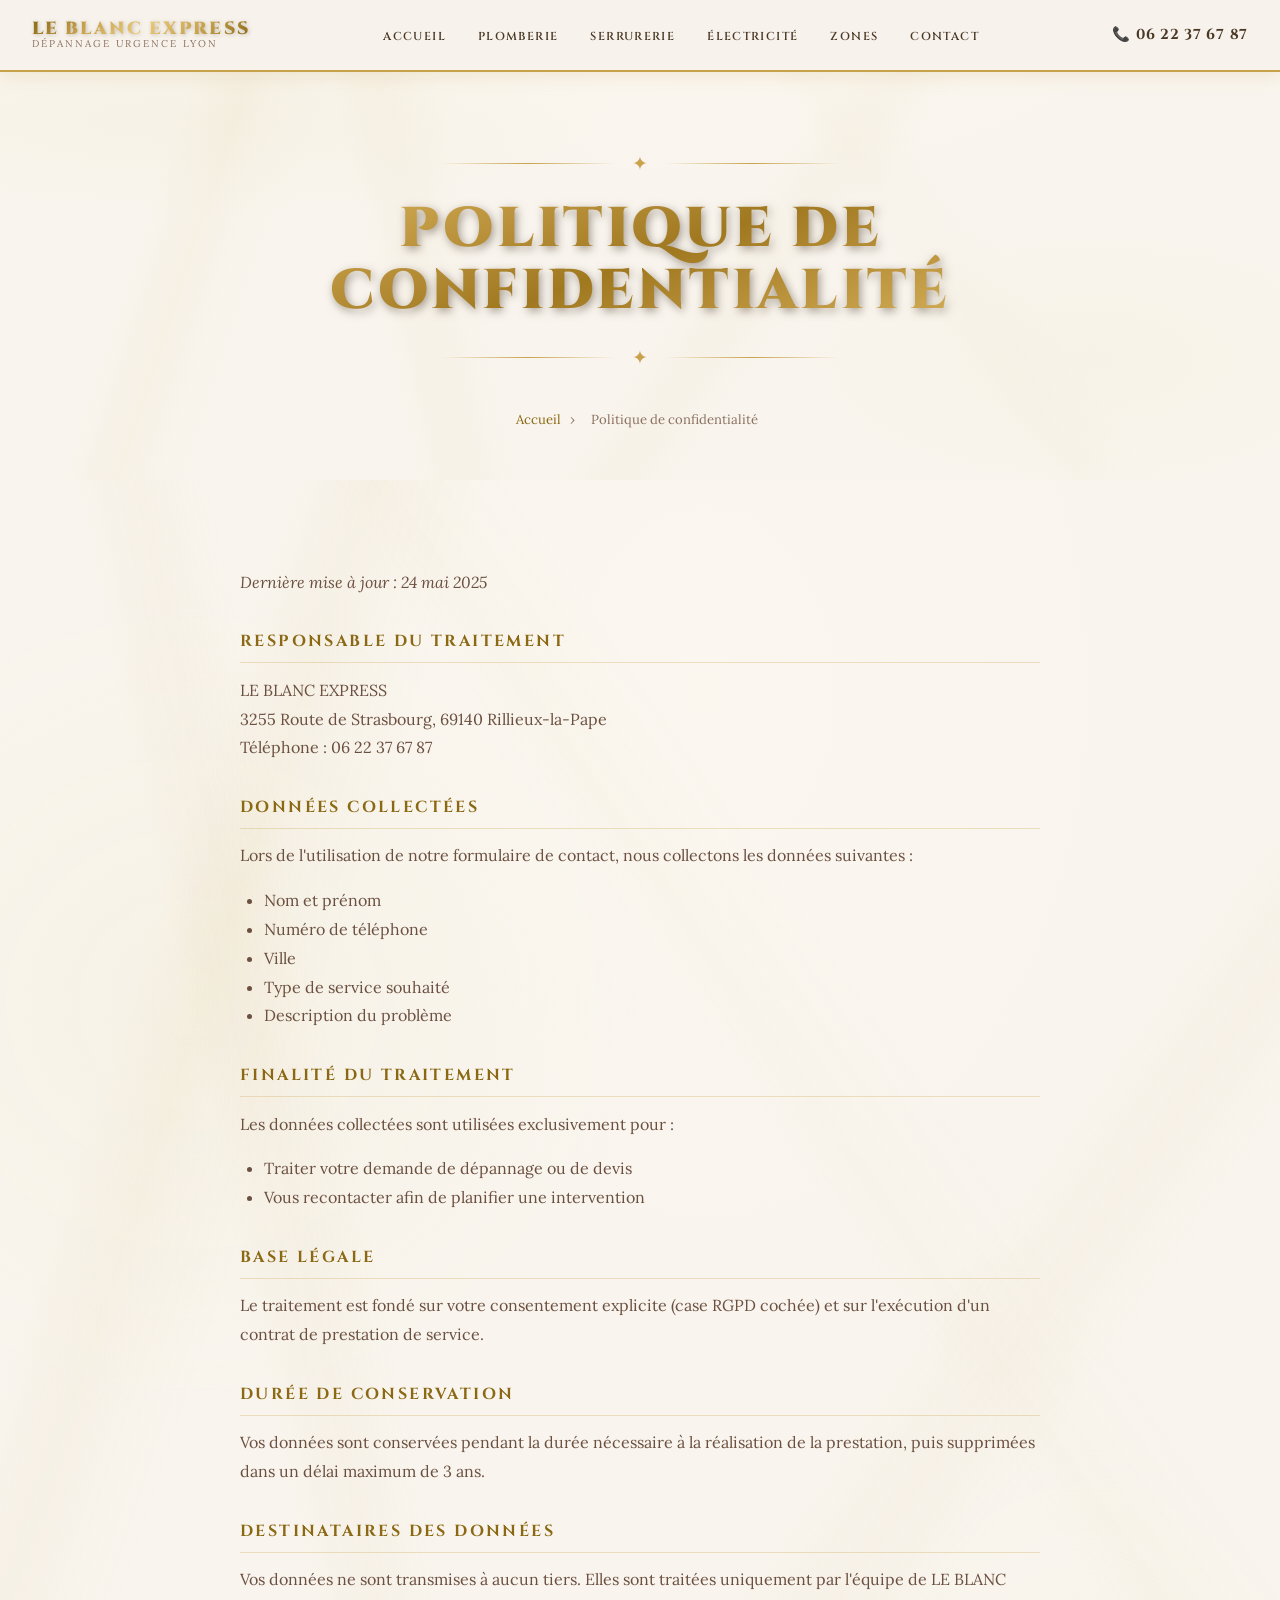
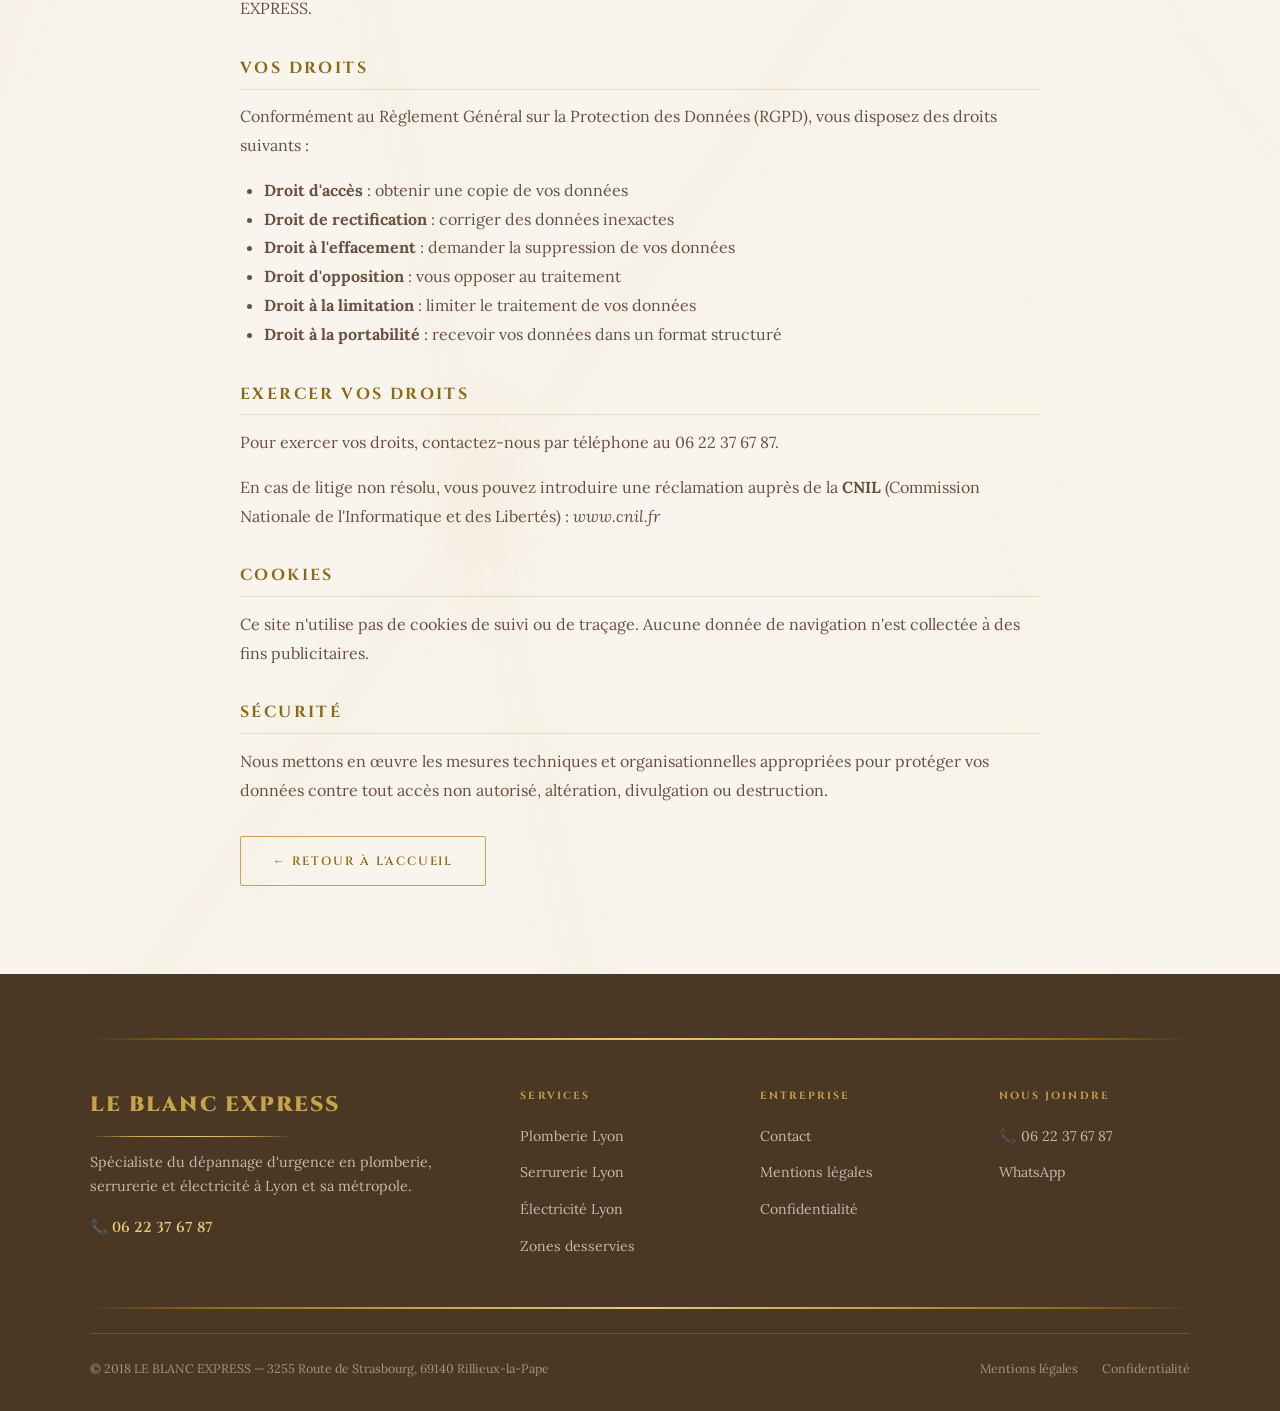
<file: politique-confidentialite.html>
<!DOCTYPE html>
<html lang="fr" id="top">
<head>
  <meta charset="UTF-8"/>
  <meta name="viewport" content="width=device-width, initial-scale=1.0"/>
  <title>Politique de confidentialité | LE BLANC EXPRESS — Dépannage Lyon</title>
  <meta name="description" content="Politique de confidentialité de LE BLANC EXPRESS. Vos données personnelles sont protégées conformément au RGPD."/>
  <meta name="robots" content="noindex, follow"/>
  <link rel="canonical" href="https://www.leblancexpress.fr/politique-confidentialite"/>
  <link rel="icon" type="image/svg+xml" href="favicon.svg"/>
  <link rel="preconnect" href="https://fonts.googleapis.com"/>
  <link rel="preconnect" href="https://fonts.gstatic.com" crossorigin/>
  <link rel="stylesheet" href="css/style.css"/>
  <script type="application/ld+json">
  {
    "@context": "https://schema.org",
    "@type": "LocalBusiness",
    "name": "Le Blanc Express",
    "image": "https://www.leblancexpress.fr/favicon.svg",
    "@id": "https://www.leblancexpress.fr/#localbusiness",
    "url": "https://www.leblancexpress.fr",
    "telephone": "0622376787",
    "address": {
      "@type": "PostalAddress",
      "streetAddress": "3255 rte de Strasbourg",
      "addressLocality": "Rillieux-la-Pape",
      "postalCode": "69140",
      "addressCountry": "FR"
    }
  }
  </script>
</head>
<body>

<nav class="navbar" role="navigation" aria-label="Navigation principale">
  <div class="navbar-inner">
    <a href="index.html" class="navbar-brand">
      <span class="brand-main">LE BLANC EXPRESS</span>
      <span class="brand-sub">Dépannage Urgence Lyon</span>
    </a>
    <ul class="navbar-nav" role="list">
      <li><a href="index.html">Accueil</a></li>
      <li><a href="plomberie-lyon.html">Plomberie</a></li>
      <li><a href="serrurerie-lyon.html">Serrurerie</a></li>
      <li><a href="electricite-lyon.html">Électricité</a></li>
      <li><a href="zones-intervention.html">Zones</a></li>
      <li><a href="contact.html">Contact</a></li>
    </ul>
    <div class="navbar-cta">
      <a href="tel:+33622376787" class="nav-phone">📞 06 22 37 67 87</a>
    </div>
    <button class="hamburger" id="hamburger" aria-label="Menu" aria-expanded="false">
      <span></span><span></span><span></span>
    </button>
  </div>
</nav>
<nav class="mobile-menu" id="mobile-menu">
  <a href="index.html">🏠 Accueil</a>
  <a href="plomberie-lyon.html">🔧 Plomberie Lyon</a>
  <a href="serrurerie-lyon.html">🔐 Serrurerie Lyon</a>
  <a href="electricite-lyon.html">⚡ Électricité Lyon</a>
  <a href="zones-intervention.html">📍 Zones d'intervention</a>
  <a href="contact.html">✉️ Contact</a>
  <a href="tel:+33622376787" style="color:var(--gold-dark);font-weight:700;">📞 06 22 37 67 87</a>
</nav>

<main>
  <div class="page-hero marble-bg" style="padding-bottom:2rem;">
    <div class="gold-separator" style="justify-content:center;"><span>✦</span></div>
    <h1 class="page-hero-title title-3d">Politique de<br>Confidentialité</h1>
    <div class="gold-separator" style="justify-content:center;"><span>✦</span></div>
    <nav class="breadcrumb" aria-label="Fil d'Ariane">
      <a href="index.html">Accueil</a>
      <span aria-hidden="true"> › </span>
      <span aria-current="page">Politique de confidentialité</span>
    </nav>
  </div>

  <section class="section marble-bg section-sm">
    <div class="section-inner">
      <div class="legal-content">

        <p><em>Dernière mise à jour : 24 mai 2025</em></p>

        <h2>Responsable du traitement</h2>
        <p>LE BLANC EXPRESS<br/>
        3255 Route de Strasbourg, 69140 Rillieux-la-Pape<br/>
        Téléphone : <a href="tel:+33622376787">06 22 37 67 87</a></p>

        <h2>Données collectées</h2>
        <p>Lors de l'utilisation de notre formulaire de contact, nous collectons les données suivantes :</p>
        <ul style="list-style:disc;padding-left:1.5rem;color:var(--brown-mid);line-height:1.8;">
          <li>Nom et prénom</li>
          <li>Numéro de téléphone</li>
          <li>Ville</li>
          <li>Type de service souhaité</li>
          <li>Description du problème</li>
        </ul>

        <h2>Finalité du traitement</h2>
        <p>Les données collectées sont utilisées exclusivement pour :</p>
        <ul style="list-style:disc;padding-left:1.5rem;color:var(--brown-mid);line-height:1.8;">
          <li>Traiter votre demande de dépannage ou de devis</li>
          <li>Vous recontacter afin de planifier une intervention</li>
        </ul>

        <h2>Base légale</h2>
        <p>Le traitement est fondé sur votre consentement explicite (case RGPD cochée) et sur l'exécution d'un contrat de prestation de service.</p>

        <h2>Durée de conservation</h2>
        <p>Vos données sont conservées pendant la durée nécessaire à la réalisation de la prestation, puis supprimées dans un délai maximum de 3 ans.</p>

        <h2>Destinataires des données</h2>
        <p>Vos données ne sont transmises à aucun tiers. Elles sont traitées uniquement par l'équipe de LE BLANC EXPRESS.</p>

        <h2>Vos droits</h2>
        <p>Conformément au Règlement Général sur la Protection des Données (RGPD), vous disposez des droits suivants :</p>
        <ul style="list-style:disc;padding-left:1.5rem;color:var(--brown-mid);line-height:1.8;">
          <li><strong>Droit d'accès</strong> : obtenir une copie de vos données</li>
          <li><strong>Droit de rectification</strong> : corriger des données inexactes</li>
          <li><strong>Droit à l'effacement</strong> : demander la suppression de vos données</li>
          <li><strong>Droit d'opposition</strong> : vous opposer au traitement</li>
          <li><strong>Droit à la limitation</strong> : limiter le traitement de vos données</li>
          <li><strong>Droit à la portabilité</strong> : recevoir vos données dans un format structuré</li>
        </ul>

        <h2>Exercer vos droits</h2>
        <p>Pour exercer vos droits, contactez-nous par téléphone au <a href="tel:+33622376787">06 22 37 67 87</a>.</p>
        <p>En cas de litige non résolu, vous pouvez introduire une réclamation auprès de la <strong>CNIL</strong> (Commission Nationale de l'Informatique et des Libertés) : <em>www.cnil.fr</em></p>

        <h2>Cookies</h2>
        <p>Ce site n'utilise pas de cookies de suivi ou de traçage. Aucune donnée de navigation n'est collectée à des fins publicitaires.</p>

        <h2>Sécurité</h2>
        <p>Nous mettons en œuvre les mesures techniques et organisationnelles appropriées pour protéger vos données contre tout accès non autorisé, altération, divulgation ou destruction.</p>

        <div style="margin-top:2rem;">
          <a href="index.html" class="btn-gold-outline">← Retour à l'accueil</a>
        </div>
      </div>
    </div>
  </section>
</main>

<footer class="footer" role="contentinfo">
  <div class="footer-inner">
    <div class="gold-line-thick" style="margin-bottom:3rem;"></div>
    <div class="footer-grid">
      <div class="footer-brand">
        <span class="brand-name">LE BLANC EXPRESS</span>
        <div class="gold-line" style="max-width:200px;margin:0.8rem 0;"></div>
        <p>Spécialiste du dépannage d'urgence en plomberie, serrurerie et électricité à Lyon et sa métropole.</p>
        <p style="margin-top:1rem;"><a href="tel:+33622376787" style="color:var(--gold-light);font-weight:600;font-family:'Cinzel',serif;">📞 06 22 37 67 87</a></p>
      </div>
      <div class="footer-col">
        <h4>Services</h4>
        <ul>
          <li><a href="plomberie-lyon.html">Plomberie Lyon</a></li>
          <li><a href="serrurerie-lyon.html">Serrurerie Lyon</a></li>
          <li><a href="electricite-lyon.html">Électricité Lyon</a></li>
          <li><a href="zones-intervention.html">Zones desservies</a></li>
        </ul>
      </div>
      <div class="footer-col">
        <h4>Entreprise</h4>
        <ul>
          <li><a href="contact.html">Contact</a></li>
          <li><a href="mentions-legales.html">Mentions légales</a></li>
          <li><a href="politique-confidentialite.html">Confidentialité</a></li>
        </ul>
      </div>
      <div class="footer-col">
        <h4>Nous joindre</h4>
        <ul>
          <li><a href="tel:+33622376787">📞 06 22 37 67 87</a></li>
          <li><a href="https://wa.me/33622376787" target="_blank" rel="noopener">WhatsApp</a></li>
        </ul>
      </div>
    </div>
    <div class="gold-line-thick" style="margin-bottom:1.5rem;"></div>
    <div class="footer-bottom">
      <p>© 2018 LE BLANC EXPRESS — 3255 Route de Strasbourg, 69140 Rillieux-la-Pape</p>
      <div class="footer-legal">
        <a href="mentions-legales.html">Mentions légales</a>
        <a href="politique-confidentialite.html">Confidentialité</a>
      </div>
    </div>
  </div>
</footer>

<a href="#top" class="scroll-top" aria-label="Retour en haut">▲</a>
<script src="js/main.js"></script>
</body>
</html>
</file>
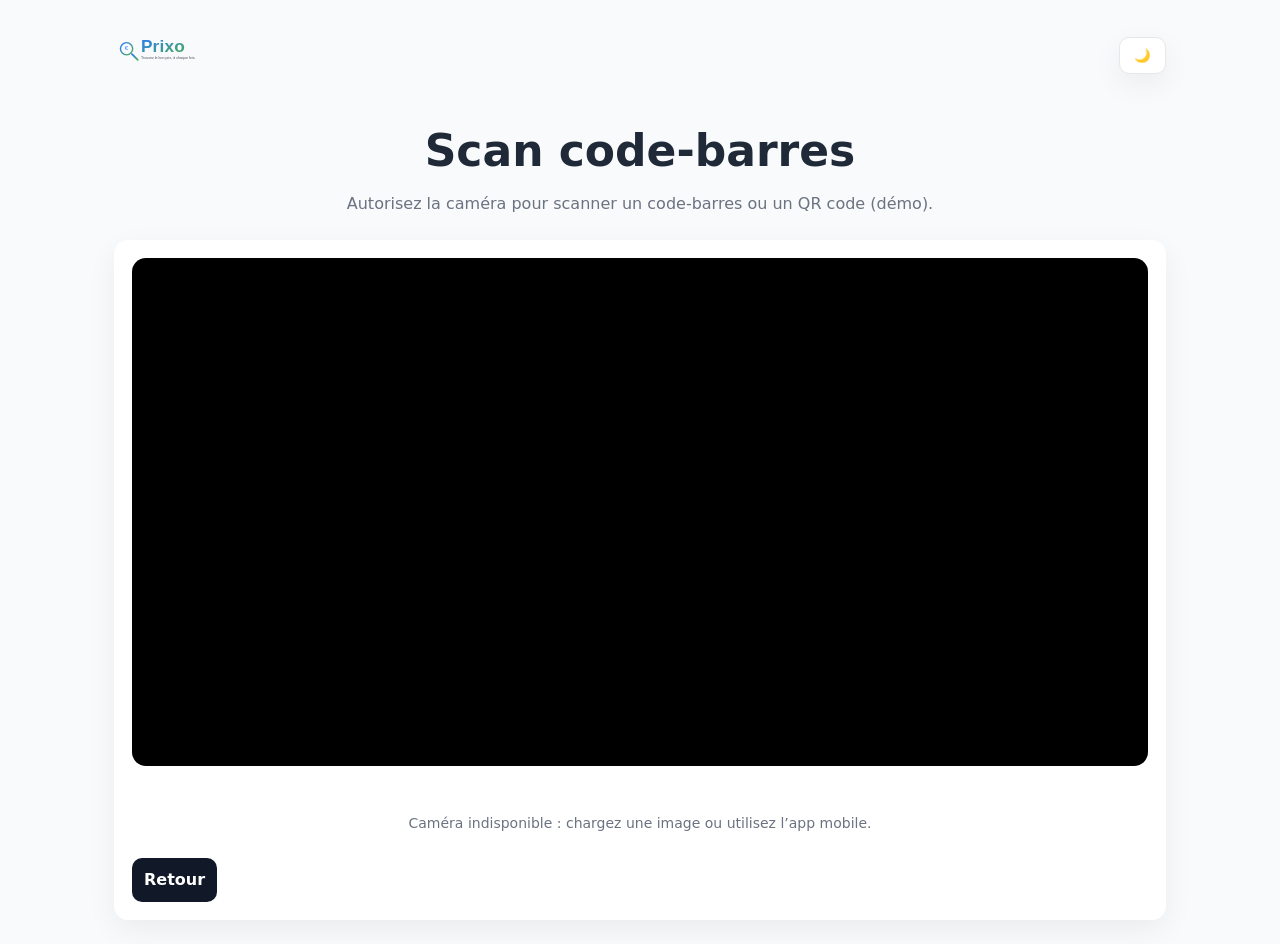
<file: scan.html>
<!DOCTYPE html><html lang="fr"><head><meta charset="utf-8"><meta name="viewport" content="width=device-width, initial-scale=1">
<title>Scan code‑barres — Prixo</title><link rel="stylesheet" href="styles.css"></head>
<body><div class="container">
  <header class="header">
    <div class="brand"><a href="index.html"><img src="logo_prixo.svg" alt="Prixo"></a></div>
    <div class="actions"><button id="theme-toggle" title="Thème">🌙</button></div>
  </header>
  <section class="hero"><h1>Scan code‑barres</h1><p>Autorisez la caméra pour scanner un code‑barres ou un QR code (démo).</p></section>
  <section class="results">
    <video id="video" playsinline style="width:100%;border-radius:14px;background:#000"></video>
    <p id="scan-status" class="footer">Initialisation…</p>
    <div style="margin-top:10px"><a class="cta" href="index.html">Retour</a></div>
  </section>
</div>
<script src="script.js"></script>
<script>
(async function(){
  const status = document.getElementById('scan-status');
  try{
    const stream = await navigator.mediaDevices.getUserMedia({video:{facingMode:'environment'}});
    const video = document.getElementById('video');
    video.srcObject = stream;
    await video.play();
    status.textContent = 'Caméra active — pointez un code‑barres (simulation)';
  }catch(e){
    status.textContent = 'Caméra indisponible : chargez une image ou utilisez l’app mobile.';
  }
})();
</script>
</body></html>
</file>
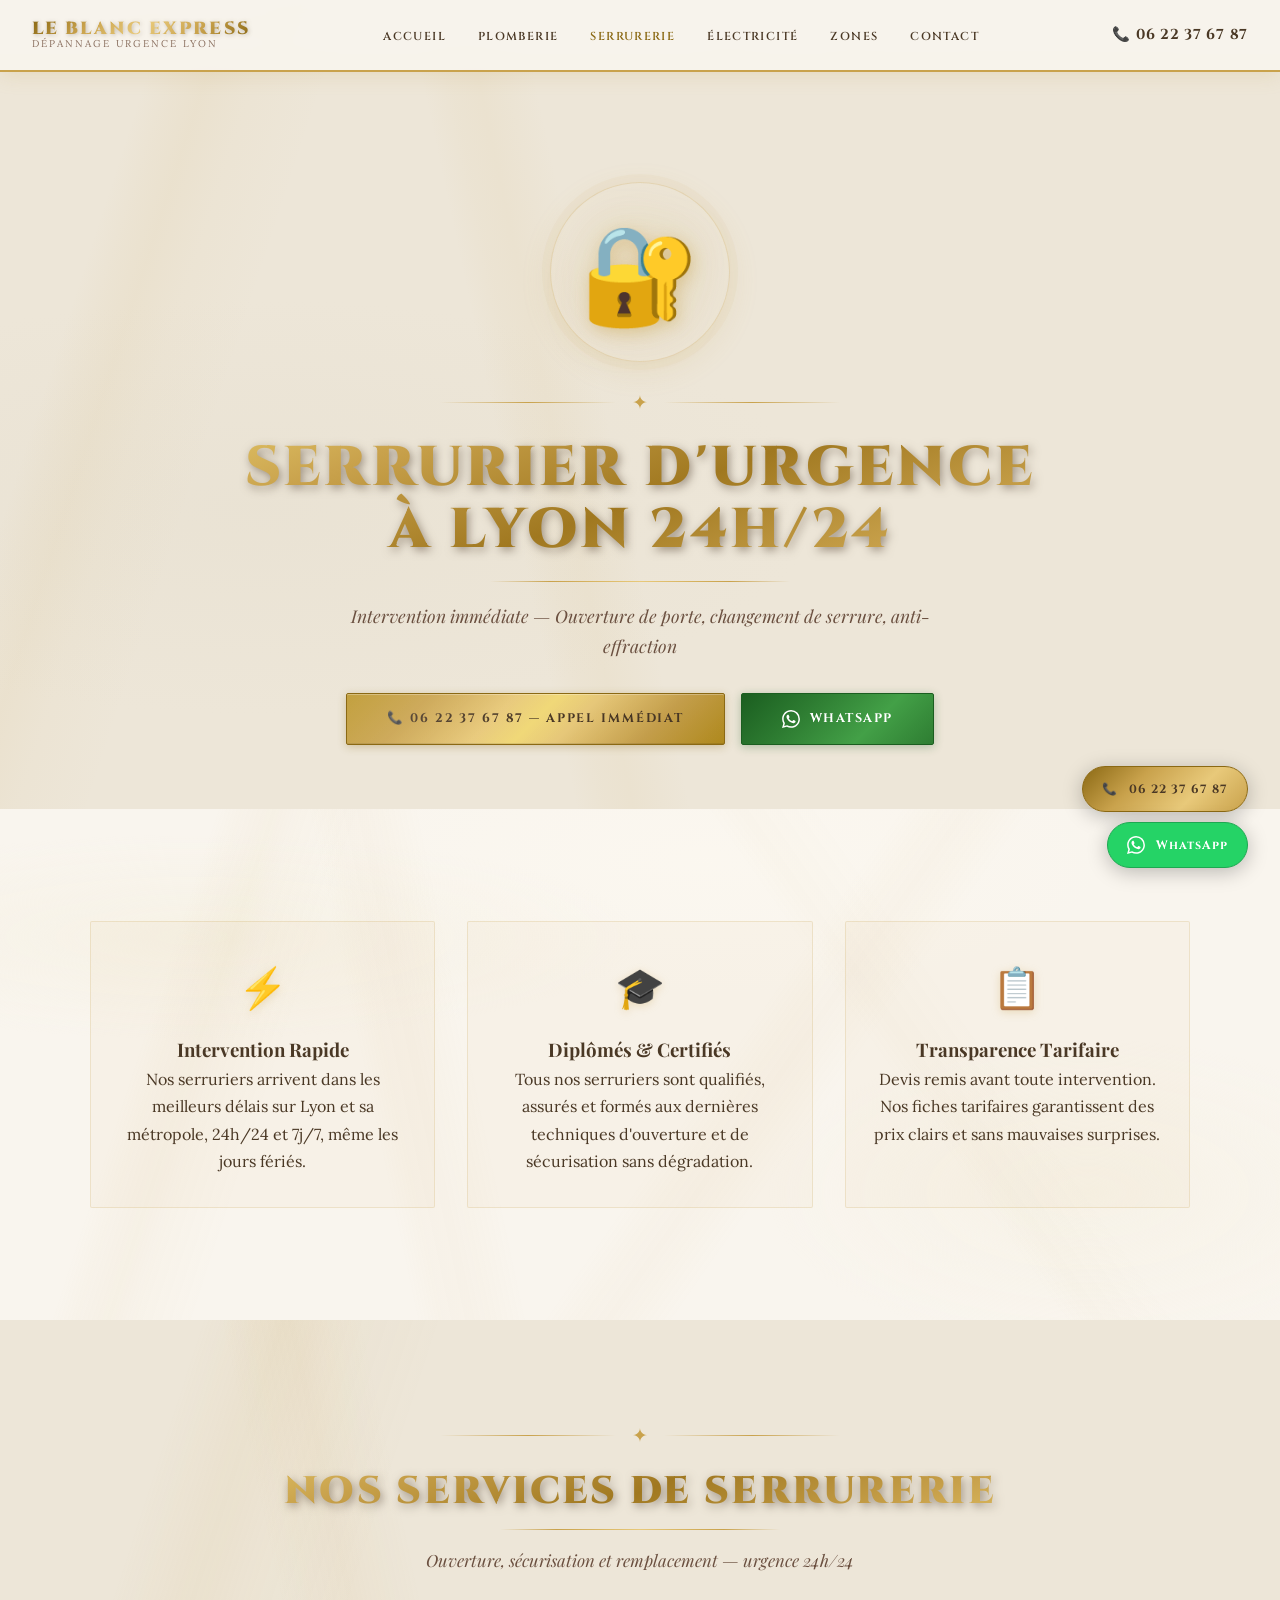
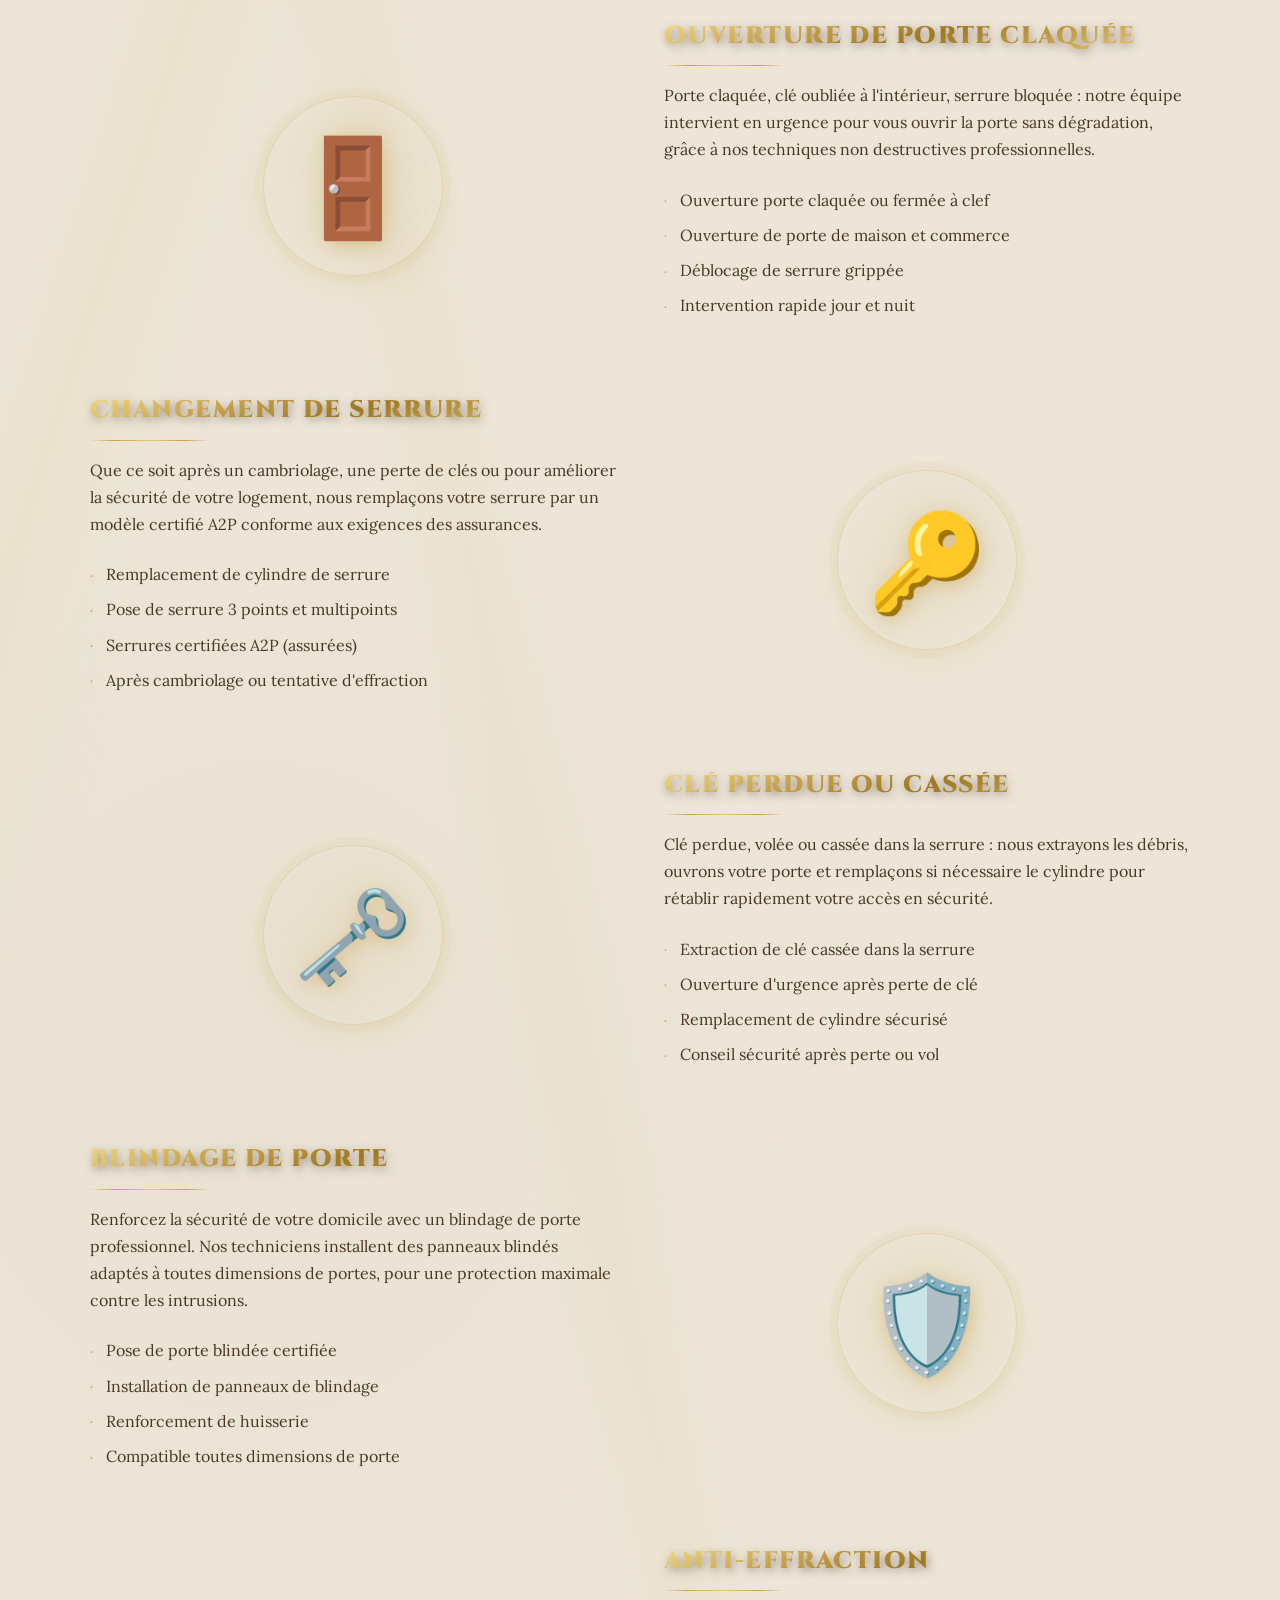
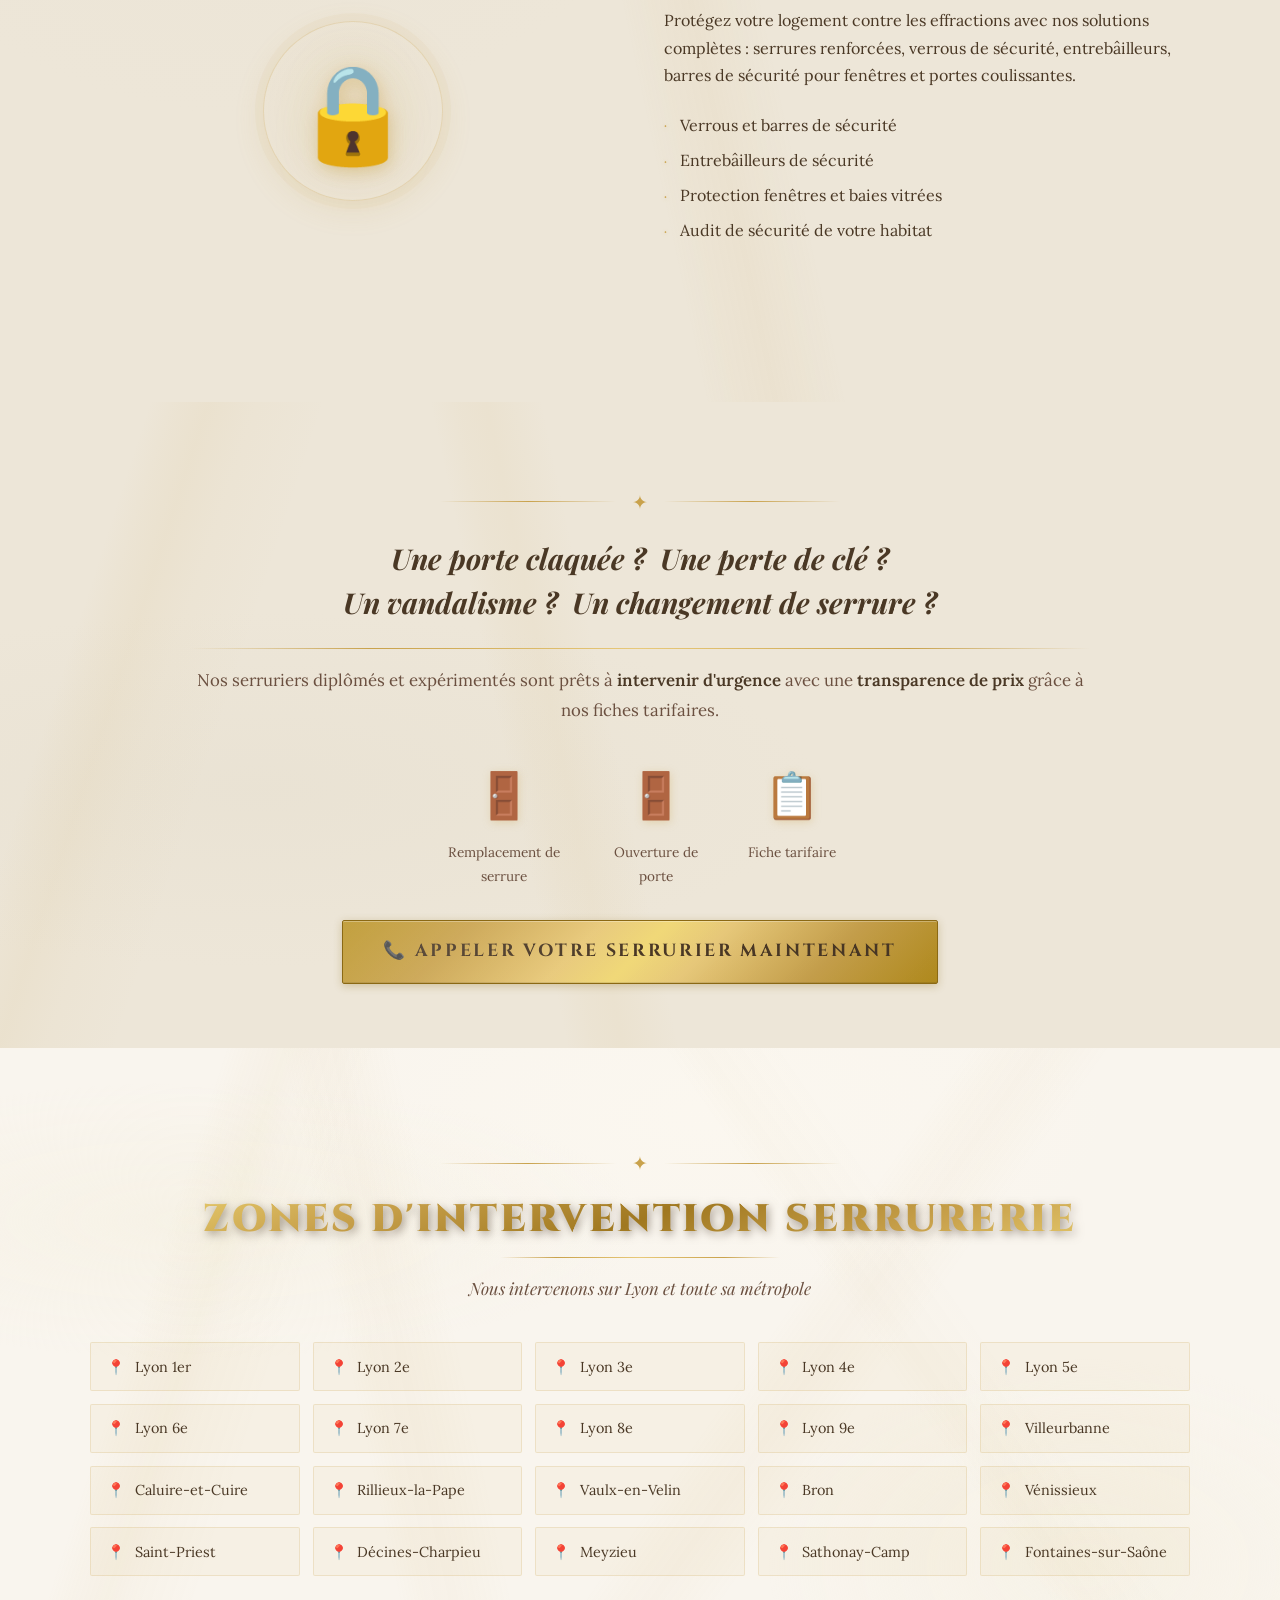
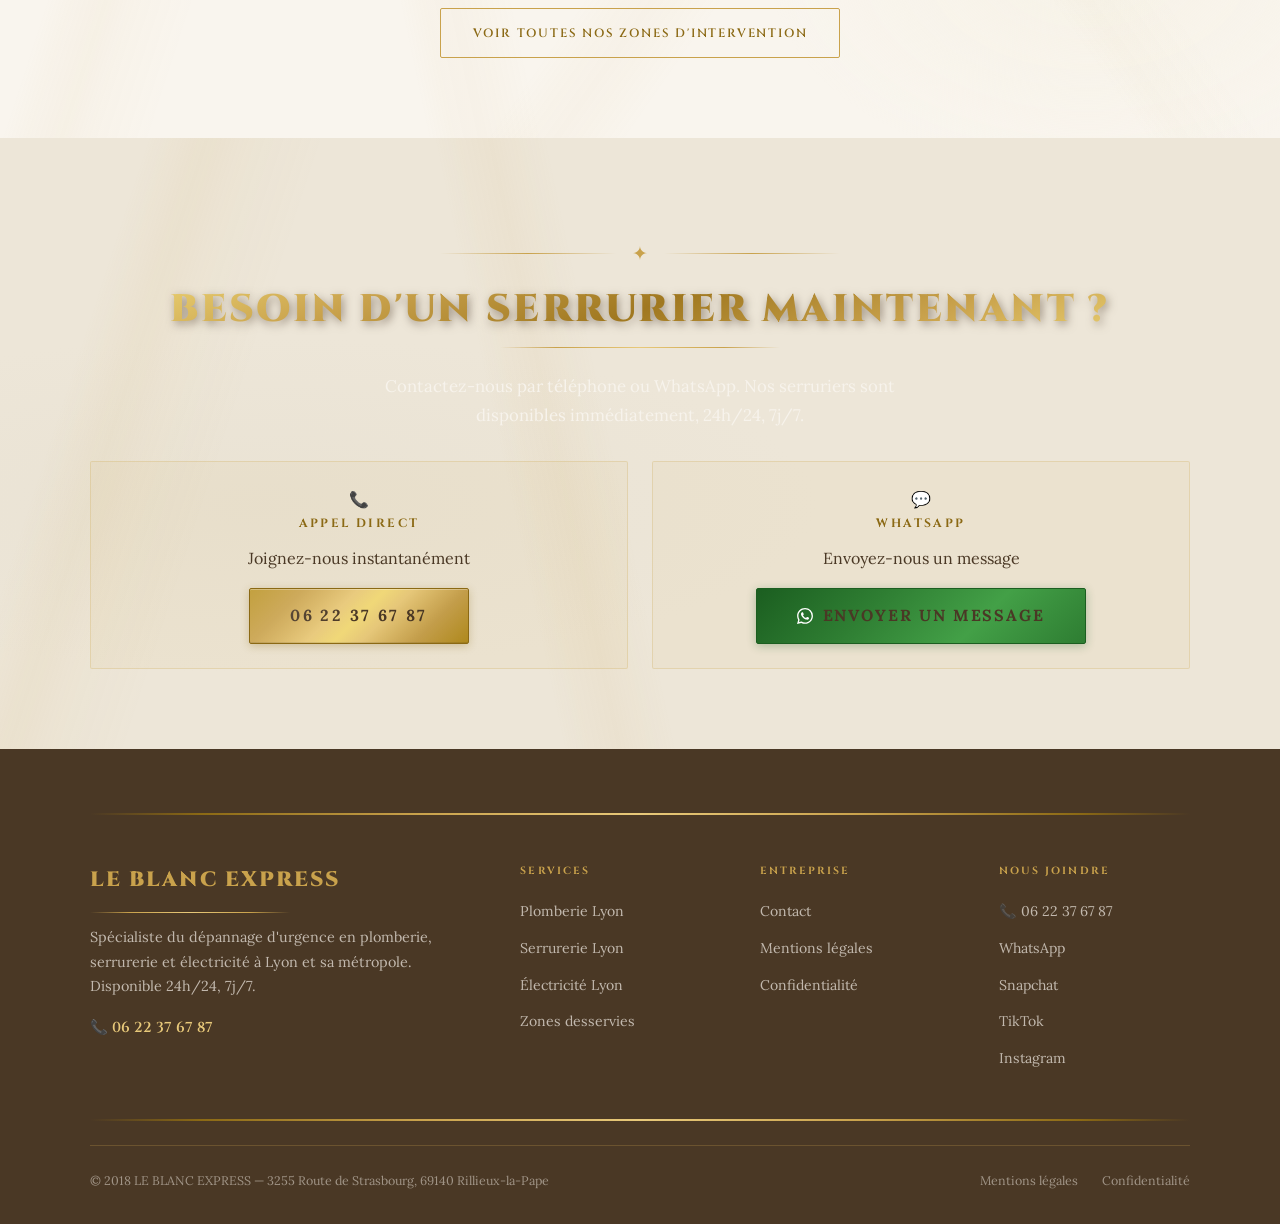
<file: serrurerie-lyon.html>
<!DOCTYPE html>
<html lang="fr">
<head>
  <meta charset="UTF-8"/>
  <meta name="viewport" content="width=device-width, initial-scale=1.0"/>
  <title>Serrurier Lyon 24h/24 – Dépannage urgent serrurerie | LE BLANC EXPRESS</title>
  <meta name="description" content="Serrurier d'urgence à Lyon 24h/24 7j/7. Ouverture de porte, changement serrure, clé cassée. Intervention rapide. LE BLANC EXPRESS — 06 22 37 67 87."/>
  <meta name="robots" content="index, follow"/>
  <link rel="canonical" href="https://www.leblancexpress.fr/serrurerie-lyon"/>
  <meta property="og:title" content="Serrurier Lyon 24h/24 – Dépannage urgent serrurerie | LE BLANC EXPRESS"/>
  <meta property="og:description" content="Serrurier d'urgence à Lyon 24h/24 7j/7. Ouverture de porte, changement serrure, clé cassée. Intervention rapide. LE BLANC EXPRESS — 06 22 37 67 87."/>
  <meta property="og:url" content="https://www.leblancexpress.fr/serrurerie-lyon"/>
  <meta property="og:type" content="website"/>
  <meta property="og:locale" content="fr_FR"/>
  <link rel="icon" type="image/svg+xml" href="favicon.svg"/>
  <link rel="preconnect" href="https://fonts.googleapis.com"/>
  <link rel="preconnect" href="https://fonts.gstatic.com" crossorigin/>
  <link rel="stylesheet" href="css/style.css"/>
  <script type="application/ld+json">
  {
    "@context": "https://schema.org",
    "@type": "LocksmithService",
    "name": "LE BLANC EXPRESS – Serrurerie Lyon",
    "@id": "https://www.leblancexpress.fr/serrurerie-lyon#service",
    "url": "https://www.leblancexpress.fr/serrurerie-lyon",
    "telephone": "+33622376787",
    "priceRange": "€€",
    "description": "Serrurier d'urgence à Lyon disponible 24h/24 7j/7. Ouverture de porte claquée, changement de serrure, clé cassée, blindage de porte.",
    "address": {
      "@type": "PostalAddress",
      "streetAddress": "3255 Route de Strasbourg",
      "addressLocality": "Rillieux-la-Pape",
      "postalCode": "69140",
      "addressRegion": "Auvergne-Rhône-Alpes",
      "addressCountry": "FR"
    },
    "geo": {"@type": "GeoCoordinates", "latitude": 45.8175, "longitude": 4.8975},
    "openingHoursSpecification": [{"@type": "OpeningHoursSpecification", "dayOfWeek": ["Monday","Tuesday","Wednesday","Thursday","Friday","Saturday","Sunday"], "opens": "00:00", "closes": "23:59"}],
    "areaServed": [
      {"@type":"City","name":"Lyon"},{"@type":"City","name":"Villeurbanne"},{"@type":"City","name":"Caluire-et-Cuire"},{"@type":"City","name":"Rillieux-la-Pape"},{"@type":"City","name":"Vaulx-en-Velin"},{"@type":"City","name":"Bron"},{"@type":"City","name":"Vénissieux"},{"@type":"City","name":"Saint-Priest"}
    ],
    "hasOfferCatalog": {
      "@type": "OfferCatalog", "name": "Services de serrurerie",
      "itemListElement": [
        {"@type":"Offer","itemOffered":{"@type":"Service","name":"Ouverture de porte claquée"}},
        {"@type":"Offer","itemOffered":{"@type":"Service","name":"Changement de serrure"}},
        {"@type":"Offer","itemOffered":{"@type":"Service","name":"Clé perdue ou cassée"}},
        {"@type":"Offer","itemOffered":{"@type":"Service","name":"Blindage de porte"}},
        {"@type":"Offer","itemOffered":{"@type":"Service","name":"Protection anti-effraction"}}
      ]
    },
    "parentOrganization": {"@type": "Organization", "name": "LE BLANC EXPRESS", "@id": "https://www.leblancexpress.fr/#business"}
  }
  </script>
  <script type="application/ld+json">
  {"@context": "https://schema.org", "@type": "LocalBusiness", "name": "Le Blanc Express", "image": "https://www.leblancexpress.fr/favicon.svg", "@id": "https://www.leblancexpress.fr/#localbusiness", "url": "https://www.leblancexpress.fr", "telephone": "0622376787", "address": {"@type": "PostalAddress", "streetAddress": "3255 rte de Strasbourg", "addressLocality": "Rillieux-la-Pape", "postalCode": "69140", "addressCountry": "FR"}}
  </script>
</head>
<body id="top">

<nav class="navbar" role="navigation" aria-label="Navigation principale">
  <div class="navbar-inner">
    <a href="index.html" class="navbar-brand" aria-label="LE BLANC EXPRESS — Accueil">
      <span class="brand-main">LE BLANC EXPRESS</span>
      <span class="brand-sub">Dépannage Urgence Lyon</span>
    </a>
    <ul class="navbar-nav" role="list">
      <li><a href="index.html">Accueil</a></li>
      <li><a href="plomberie-lyon.html">Plomberie</a></li>
      <li><a href="serrurerie-lyon.html" aria-current="page">Serrurerie</a></li>
      <li><a href="electricite-lyon.html">Électricité</a></li>
      <li><a href="zones-intervention.html">Zones</a></li>
      <li><a href="contact.html">Contact</a></li>
    </ul>
    <div class="navbar-cta"><a href="tel:+33622376787" class="nav-phone">📞 06 22 37 67 87</a></div>
    <button class="hamburger" id="hamburger" aria-label="Menu" aria-expanded="false"><span></span><span></span><span></span></button>
  </div>
</nav>
<nav class="mobile-menu" id="mobile-menu">
  <a href="index.html">🏠 Accueil</a>
  <a href="plomberie-lyon.html">🔧 Plomberie Lyon</a>
  <a href="serrurerie-lyon.html">🔐 Serrurerie Lyon</a>
  <a href="electricite-lyon.html">⚡ Électricité Lyon</a>
  <a href="zones-intervention.html">📍 Zones d'intervention</a>
  <a href="contact.html">✉️ Contact</a>
  <a href="tel:+33622376787" style="color:var(--gold-dark);font-weight:700;">📞 06 22 37 67 87</a>
</nav>

<main>

<div class="breadcrumb marble-bg" aria-label="Fil d'Ariane">
  <div class="breadcrumb-inner"><a href="index.html">Accueil</a><span aria-hidden="true">›</span><span aria-current="page">Serrurerie Lyon</span></div>
</div>

<section class="page-hero marble-dark" aria-labelledby="hero-h1">
  <div class="page-hero-inner animate-on-scroll">
    <div class="service-icon-ring" style="margin:0 auto 1.5rem;" aria-hidden="true"><span class="service-icon">🔐</span></div>
    <div class="gold-separator"><span>✦</span></div>
    <h1 id="hero-h1" class="page-hero-title title-3d">Serrurier d'Urgence<br>à Lyon 24h/24</h1>
    <div class="gold-line" style="max-width:300px;margin:1.2rem auto;"></div>
    <p class="page-hero-desc">Intervention immédiate — Ouverture de porte, changement de serrure, anti-effraction</p>
    <div style="display:flex;gap:1rem;flex-wrap:wrap;justify-content:center;margin-top:2rem;">
      <a href="tel:+33622376787" class="btn-gold">📞 06 22 37 67 87 — Appel immédiat</a>
      <a href="https://wa.me/33622376787" class="btn-whatsapp" target="_blank" rel="noopener noreferrer">
        <svg width="18" height="18" viewBox="0 0 24 24" fill="white" aria-hidden="true"><path d="M17.472 14.382c-.297-.149-1.758-.867-2.03-.967-.273-.099-.471-.148-.67.15-.197.297-.767.966-.94 1.164-.173.199-.347.223-.644.075-.297-.15-1.255-.463-2.39-1.475-.883-.788-1.48-1.761-1.653-2.059-.173-.297-.018-.458.13-.606.134-.133.298-.347.446-.52.149-.174.198-.298.298-.497.099-.198.05-.371-.025-.52-.075-.149-.669-1.612-.916-2.207-.242-.579-.487-.5-.669-.51-.173-.008-.371-.01-.57-.01-.198 0-.52.074-.792.372-.272.297-1.04 1.016-1.04 2.479 0 1.462 1.065 2.875 1.213 3.074.149.198 2.096 3.2 5.077 4.487.709.306 1.262.489 1.694.625.712.227 1.36.195 1.871.118.571-.085 1.758-.719 2.006-1.413.248-.694.248-1.289.173-1.413-.074-.124-.272-.198-.57-.347m-5.421 7.403h-.004a9.87 9.87 0 01-5.031-1.378l-.361-.214-3.741.982.998-3.648-.235-.374a9.86 9.86 0 01-1.51-5.26c.001-5.45 4.436-9.884 9.888-9.884 2.64 0 5.122 1.03 6.988 2.898a9.825 9.825 0 012.893 6.994c-.003 5.45-4.437 9.884-9.885 9.884m8.413-18.297A11.815 11.815 0 0012.05 0C5.495 0 .16 5.335.157 11.892c0 2.096.547 4.142 1.588 5.945L.057 24l6.305-1.654a11.882 11.882 0 005.683 1.448h.005c6.554 0 11.89-5.335 11.893-11.893a11.821 11.821 0 00-3.48-8.413Z"/></svg>
        WhatsApp
      </a>
    </div>
  </div>
</section>

<section class="section marble-bg" aria-label="Nos garanties">
  <div class="section-inner">
    <div class="trust-grid animate-on-scroll">
      <div class="trust-item"><div class="trust-icon" aria-hidden="true">⚡</div><h3>Intervention Rapide</h3><p>Nos serruriers arrivent dans les meilleurs délais sur Lyon et sa métropole, 24h/24 et 7j/7, même les jours fériés.</p></div>
      <div class="trust-item"><div class="trust-icon" aria-hidden="true">🎓</div><h3>Diplômés &amp; Certifiés</h3><p>Tous nos serruriers sont qualifiés, assurés et formés aux dernières techniques d'ouverture et de sécurisation sans dégradation.</p></div>
      <div class="trust-item"><div class="trust-icon" aria-hidden="true">📋</div><h3>Transparence Tarifaire</h3><p>Devis remis avant toute intervention. Nos fiches tarifaires garantissent des prix clairs et sans mauvaises surprises.</p></div>
    </div>
  </div>
</section>

<section class="section marble-dark" id="services" aria-labelledby="h2-services">
  <div class="section-inner">
    <div class="animate-on-scroll" style="text-align:center;margin-bottom:3rem;">
      <div class="gold-separator"><span>✦</span></div>
      <h2 id="h2-services" class="section-title title-3d">Nos Services de Serrurerie</h2>
      <div class="gold-line" style="max-width:280px;margin:1rem auto;"></div>
      <p class="section-subtitle">Ouverture, sécurisation et remplacement — urgence 24h/24</p>
    </div>
    <div class="animate-on-scroll">
      <div class="service-block" style="margin-bottom:3rem;">
        <div class="service-icon-area"><div class="service-icon-ring" aria-hidden="true"><span class="service-icon">🚪</span></div></div>
        <div class="service-content">
          <h3 class="title-3d" style="font-size:1.5rem;margin-bottom:0.8rem;">Ouverture de Porte Claquée</h3>
          <div class="gold-line" style="max-width:120px;margin-bottom:1rem;"></div>
          <p style="margin-bottom:1rem;">Porte claquée, clé oubliée à l'intérieur, serrure bloquée : notre équipe intervient en urgence pour vous ouvrir la porte sans dégradation, grâce à nos techniques non destructives professionnelles.</p>
          <ul class="service-list" aria-label="Interventions ouverture de porte">
            <li>Ouverture porte claquée ou fermée à clef</li>
            <li>Ouverture de porte de maison et commerce</li>
            <li>Déblocage de serrure grippée</li>
            <li>Intervention rapide jour et nuit</li>
          </ul>
        </div>
      </div>
      <div class="service-block reverse" style="margin-bottom:3rem;">
        <div class="service-icon-area"><div class="service-icon-ring" aria-hidden="true"><span class="service-icon">🔑</span></div></div>
        <div class="service-content">
          <h3 class="title-3d" style="font-size:1.5rem;margin-bottom:0.8rem;">Changement de Serrure</h3>
          <div class="gold-line" style="max-width:120px;margin-bottom:1rem;"></div>
          <p style="margin-bottom:1rem;">Que ce soit après un cambriolage, une perte de clés ou pour améliorer la sécurité de votre logement, nous remplaçons votre serrure par un modèle certifié A2P conforme aux exigences des assurances.</p>
          <ul class="service-list" aria-label="Interventions changement serrure">
            <li>Remplacement de cylindre de serrure</li>
            <li>Pose de serrure 3 points et multipoints</li>
            <li>Serrures certifiées A2P (assurées)</li>
            <li>Après cambriolage ou tentative d'effraction</li>
          </ul>
        </div>
      </div>
      <div class="service-block" style="margin-bottom:3rem;">
        <div class="service-icon-area"><div class="service-icon-ring" aria-hidden="true"><span class="service-icon">🗝️</span></div></div>
        <div class="service-content">
          <h3 class="title-3d" style="font-size:1.5rem;margin-bottom:0.8rem;">Clé Perdue ou Cassée</h3>
          <div class="gold-line" style="max-width:120px;margin-bottom:1rem;"></div>
          <p style="margin-bottom:1rem;">Clé perdue, volée ou cassée dans la serrure : nous extrayons les débris, ouvrons votre porte et remplaçons si nécessaire le cylindre pour rétablir rapidement votre accès en sécurité.</p>
          <ul class="service-list" aria-label="Interventions clé perdue cassée">
            <li>Extraction de clé cassée dans la serrure</li>
            <li>Ouverture d'urgence après perte de clé</li>
            <li>Remplacement de cylindre sécurisé</li>
            <li>Conseil sécurité après perte ou vol</li>
          </ul>
        </div>
      </div>
      <div class="service-block reverse" style="margin-bottom:3rem;">
        <div class="service-icon-area"><div class="service-icon-ring" aria-hidden="true"><span class="service-icon">🛡️</span></div></div>
        <div class="service-content">
          <h3 class="title-3d" style="font-size:1.5rem;margin-bottom:0.8rem;">Blindage de Porte</h3>
          <div class="gold-line" style="max-width:120px;margin-bottom:1rem;"></div>
          <p style="margin-bottom:1rem;">Renforcez la sécurité de votre domicile avec un blindage de porte professionnel. Nos techniciens installent des panneaux blindés adaptés à toutes dimensions de portes, pour une protection maximale contre les intrusions.</p>
          <ul class="service-list" aria-label="Interventions blindage">
            <li>Pose de porte blindée certifiée</li>
            <li>Installation de panneaux de blindage</li>
            <li>Renforcement de huisserie</li>
            <li>Compatible toutes dimensions de porte</li>
          </ul>
        </div>
      </div>
      <div class="service-block" style="margin-bottom:3rem;">
        <div class="service-icon-area"><div class="service-icon-ring" aria-hidden="true"><span class="service-icon">🔒</span></div></div>
        <div class="service-content">
          <h3 class="title-3d" style="font-size:1.5rem;margin-bottom:0.8rem;">Anti-Effraction</h3>
          <div class="gold-line" style="max-width:120px;margin-bottom:1rem;"></div>
          <p style="margin-bottom:1rem;">Protégez votre logement contre les effractions avec nos solutions complètes : serrures renforcées, verrous de sécurité, entrebâilleurs, barres de sécurité pour fenêtres et portes coulissantes.</p>
          <ul class="service-list" aria-label="Solutions anti-effraction">
            <li>Verrous et barres de sécurité</li>
            <li>Entrebâilleurs de sécurité</li>
            <li>Protection fenêtres et baies vitrées</li>
            <li>Audit de sécurité de votre habitat</li>
          </ul>
        </div>
      </div>
    </div>
  </div>
</section>

<section class="urgence-section marble-dark" id="urgence" aria-labelledby="h2-urgence">
  <div class="urgence-inner animate-on-scroll">
    <div class="gold-separator"><span>✦</span></div>
    <h2 id="h2-urgence" class="urgence-title">Une porte claquée&nbsp;?&nbsp; Une perte de clé&nbsp;?<br>Un vandalisme&nbsp;?&nbsp; Un changement de serrure&nbsp;?</h2>
    <div class="gold-line"></div>
    <p class="urgence-text">Nos serruriers diplômés et expérimentés sont prêts à <strong>intervenir d'urgence</strong> avec une <strong>transparence de prix</strong> grâce à nos fiches tarifaires.</p>
    <div class="urgence-icons" aria-hidden="true">
      <div class="urgence-icon-item"><span>🚪</span><span>Remplacement de serrure</span></div>
      <div class="urgence-icon-item"><span>🚪</span><span>Ouverture de porte</span></div>
      <div class="urgence-icon-item"><span>📋</span><span>Fiche tarifaire</span></div>
    </div>
    <a href="tel:+33622376787" class="btn-gold" style="font-size:1.1rem;padding:1rem 2.5rem;">📞 Appeler votre serrurier maintenant</a>
  </div>
</section>

<section class="section marble-bg" id="zones" aria-labelledby="h2-zones">
  <div class="section-inner">
    <div class="animate-on-scroll" style="text-align:center;margin-bottom:2.5rem;">
      <div class="gold-separator"><span>✦</span></div>
      <h2 id="h2-zones" class="section-title title-3d">Zones d'Intervention Serrurerie</h2>
      <div class="gold-line" style="max-width:280px;margin:1rem auto;"></div>
      <p class="section-subtitle">Nous intervenons sur Lyon et toute sa métropole</p>
    </div>
    <div class="zones-grid animate-on-scroll" role="list" aria-label="Zones couvertes">
      <div class="zone-item" role="listitem">Lyon 1er</div><div class="zone-item" role="listitem">Lyon 2e</div><div class="zone-item" role="listitem">Lyon 3e</div><div class="zone-item" role="listitem">Lyon 4e</div><div class="zone-item" role="listitem">Lyon 5e</div><div class="zone-item" role="listitem">Lyon 6e</div><div class="zone-item" role="listitem">Lyon 7e</div><div class="zone-item" role="listitem">Lyon 8e</div><div class="zone-item" role="listitem">Lyon 9e</div><div class="zone-item" role="listitem">Villeurbanne</div><div class="zone-item" role="listitem">Caluire-et-Cuire</div><div class="zone-item" role="listitem">Rillieux-la-Pape</div><div class="zone-item" role="listitem">Vaulx-en-Velin</div><div class="zone-item" role="listitem">Bron</div><div class="zone-item" role="listitem">Vénissieux</div><div class="zone-item" role="listitem">Saint-Priest</div><div class="zone-item" role="listitem">Décines-Charpieu</div><div class="zone-item" role="listitem">Meyzieu</div><div class="zone-item" role="listitem">Sathonay-Camp</div><div class="zone-item" role="listitem">Fontaines-sur-Saône</div>
    </div>
    <div style="text-align:center;margin-top:2rem;"><a href="zones-intervention.html" class="btn-gold-outline">Voir toutes nos zones d'intervention</a></div>
  </div>
</section>

<section class="section marble-dark" id="contact-cta" aria-labelledby="h2-contact">
  <div class="section-inner" style="text-align:center;">
    <div class="animate-on-scroll">
      <div class="gold-separator"><span>✦</span></div>
      <h2 id="h2-contact" class="section-title title-3d">Besoin d'un Serrurier Maintenant&nbsp;?</h2>
      <div class="gold-line" style="max-width:280px;margin:1rem auto 1.5rem;"></div>
      <p style="font-family:'Lora',serif;font-size:1.05rem;color:var(--cream);max-width:550px;margin:0 auto 2rem;">Contactez-nous par téléphone ou WhatsApp. Nos serruriers sont disponibles immédiatement, 24h/24, 7j/7.</p>
      <div class="contact-grid" style="justify-content:center;gap:1.5rem;flex-wrap:wrap;">
        <div class="contact-card"><div class="contact-card-icon" aria-hidden="true">📞</div><h3>Appel direct</h3><p>Joignez-nous instantanément</p><a href="tel:+33622376787" class="btn-gold" style="margin-top:1rem;">06 22 37 67 87</a></div>
        <div class="contact-card"><div class="contact-card-icon" aria-hidden="true">💬</div><h3>WhatsApp</h3><p>Envoyez-nous un message</p>
          <a href="https://wa.me/33622376787" class="btn-whatsapp" target="_blank" rel="noopener noreferrer" style="margin-top:1rem;">
            <svg width="16" height="16" viewBox="0 0 24 24" fill="white" aria-hidden="true"><path d="M17.472 14.382c-.297-.149-1.758-.867-2.03-.967-.273-.099-.471-.148-.67.15-.197.297-.767.966-.94 1.164-.173.199-.347.223-.644.075-.297-.15-1.255-.463-2.39-1.475-.883-.788-1.48-1.761-1.653-2.059-.173-.297-.018-.458.13-.606.134-.133.298-.347.446-.52.149-.174.198-.298.298-.497.099-.198.05-.371-.025-.52-.075-.149-.669-1.612-.916-2.207-.242-.579-.487-.5-.669-.51-.173-.008-.371-.01-.57-.01-.198 0-.52.074-.792.372-.272.297-1.04 1.016-1.04 2.479 0 1.462 1.065 2.875 1.213 3.074.149.198 2.096 3.2 5.077 4.487.709.306 1.262.489 1.694.625.712.227 1.36.195 1.871.118.571-.085 1.758-.719 2.006-1.413.248-.694.248-1.289.173-1.413-.074-.124-.272-.198-.57-.347m-5.421 7.403h-.004a9.87 9.87 0 01-5.031-1.378l-.361-.214-3.741.982.998-3.648-.235-.374a9.86 9.86 0 01-1.51-5.26c.001-5.45 4.436-9.884 9.888-9.884 2.64 0 5.122 1.03 6.988 2.898a9.825 9.825 0 012.893 6.994c-.003 5.45-4.437 9.884-9.885 9.884m8.413-18.297A11.815 11.815 0 0012.05 0C5.495 0 .16 5.335.157 11.892c0 2.096.547 4.142 1.588 5.945L.057 24l6.305-1.654a11.882 11.882 0 005.683 1.448h.005c6.554 0 11.89-5.335 11.893-11.893a11.821 11.821 0 00-3.48-8.413Z"/></svg>
            Envoyer un message
          </a>
        </div>
      </div>
    </div>
  </div>
</section>

</main>

<footer class="footer" role="contentinfo">
  <div class="footer-inner">
    <div class="gold-line-thick" style="margin-bottom:3rem;"></div>
    <div class="footer-grid">
      <div class="footer-brand">
        <span class="brand-name">LE BLANC EXPRESS</span>
        <div class="gold-line" style="max-width:200px;margin:0.8rem 0;"></div>
        <p>Spécialiste du dépannage d'urgence en plomberie, serrurerie et électricité à Lyon et sa métropole. Disponible 24h/24, 7j/7.</p>
        <p style="margin-top:1rem;"><a href="tel:+33622376787" style="color:var(--gold-light);font-weight:600;font-family:'Cinzel',serif;">📞 06 22 37 67 87</a></p>
      </div>
      <div class="footer-col"><h4>Services</h4><ul><li><a href="plomberie-lyon.html">Plomberie Lyon</a></li><li><a href="serrurerie-lyon.html">Serrurerie Lyon</a></li><li><a href="electricite-lyon.html">Électricité Lyon</a></li><li><a href="zones-intervention.html">Zones desservies</a></li></ul></div>
      <div class="footer-col"><h4>Entreprise</h4><ul><li><a href="contact.html">Contact</a></li><li><a href="mentions-legales.html">Mentions légales</a></li><li><a href="politique-confidentialite.html">Confidentialité</a></li></ul></div>
      <div class="footer-col"><h4>Nous joindre</h4><ul>
        <li><a href="tel:+33622376787">📞 06 22 37 67 87</a></li>
        <li><a href="https://wa.me/33622376787" target="_blank" rel="noopener">WhatsApp</a></li>
        <li><a href="https://www.snapchat.com/add/LBE693801" target="_blank" rel="noopener">Snapchat</a></li>
        <li><a href="https://www.tiktok.com/@le.blanc.express?_r=1&amp;_t=ZN-96fO5IwC8JS" target="_blank" rel="noopener">TikTok</a></li>
        <li><a href="https://www.instagram.com/leblanc.express?igsh=MWE3cHF3eTIxZWh0aw%3D%3D&amp;utm_source=qr" target="_blank" rel="noopener">Instagram</a></li>
      </ul></div>
    </div>
    <div class="gold-line-thick" style="margin-bottom:1.5rem;"></div>
    <div class="footer-bottom">
      <p>© 2018 LE BLANC EXPRESS — 3255 Route de Strasbourg, 69140 Rillieux-la-Pape</p>
      <div class="footer-legal"><a href="mentions-legales.html">Mentions légales</a><a href="politique-confidentialite.html">Confidentialité</a></div>
    </div>
  </div>
</footer>
<div class="floating-phone">
  <a href="tel:+33622376787" class="float-btn phone-float" aria-label="Appeler LE BLANC EXPRESS"><span>📞</span><span class="label">06 22 37 67 87</span></a>
  <a href="https://wa.me/33622376787" class="float-btn wa-float" target="_blank" rel="noopener noreferrer" aria-label="WhatsApp">
    <svg width="18" height="18" viewBox="0 0 24 24" fill="white"><path d="M17.472 14.382c-.297-.149-1.758-.867-2.03-.967-.273-.099-.471-.148-.67.15-.197.297-.767.966-.94 1.164-.173.199-.347.223-.644.075-.297-.15-1.255-.463-2.39-1.475-.883-.788-1.48-1.761-1.653-2.059-.173-.297-.018-.458.13-.606.134-.133.298-.347.446-.52.149-.174.198-.298.298-.497.099-.198.05-.371-.025-.52-.075-.149-.669-1.612-.916-2.207-.242-.579-.487-.5-.669-.51-.173-.008-.371-.01-.57-.01-.198 0-.52.074-.792.372-.272.297-1.04 1.016-1.04 2.479 0 1.462 1.065 2.875 1.213 3.074.149.198 2.096 3.2 5.077 4.487.709.306 1.262.489 1.694.625.712.227 1.36.195 1.871.118.571-.085 1.758-.719 2.006-1.413.248-.694.248-1.289.173-1.413-.074-.124-.272-.198-.57-.347m-5.421 7.403h-.004a9.87 9.87 0 01-5.031-1.378l-.361-.214-3.741.982.998-3.648-.235-.374a9.86 9.86 0 01-1.51-5.26c.001-5.45 4.436-9.884 9.888-9.884 2.64 0 5.122 1.03 6.988 2.898a9.825 9.825 0 012.893 6.994c-.003 5.45-4.437 9.884-9.885 9.884m8.413-18.297A11.815 11.815 0 0012.05 0C5.495 0 .16 5.335.157 11.892c0 2.096.547 4.142 1.588 5.945L.057 24l6.305-1.654a11.882 11.882 0 005.683 1.448h.005c6.554 0 11.89-5.335 11.893-11.893a11.821 11.821 0 00-3.48-8.413Z"/></svg>
    <span class="label">WhatsApp</span>
  </a>
</div>
<a href="#top" class="scroll-top" aria-label="Retour en haut">▲</a>
<script src="js/main.js"></script>
</body>
</html>
</file>
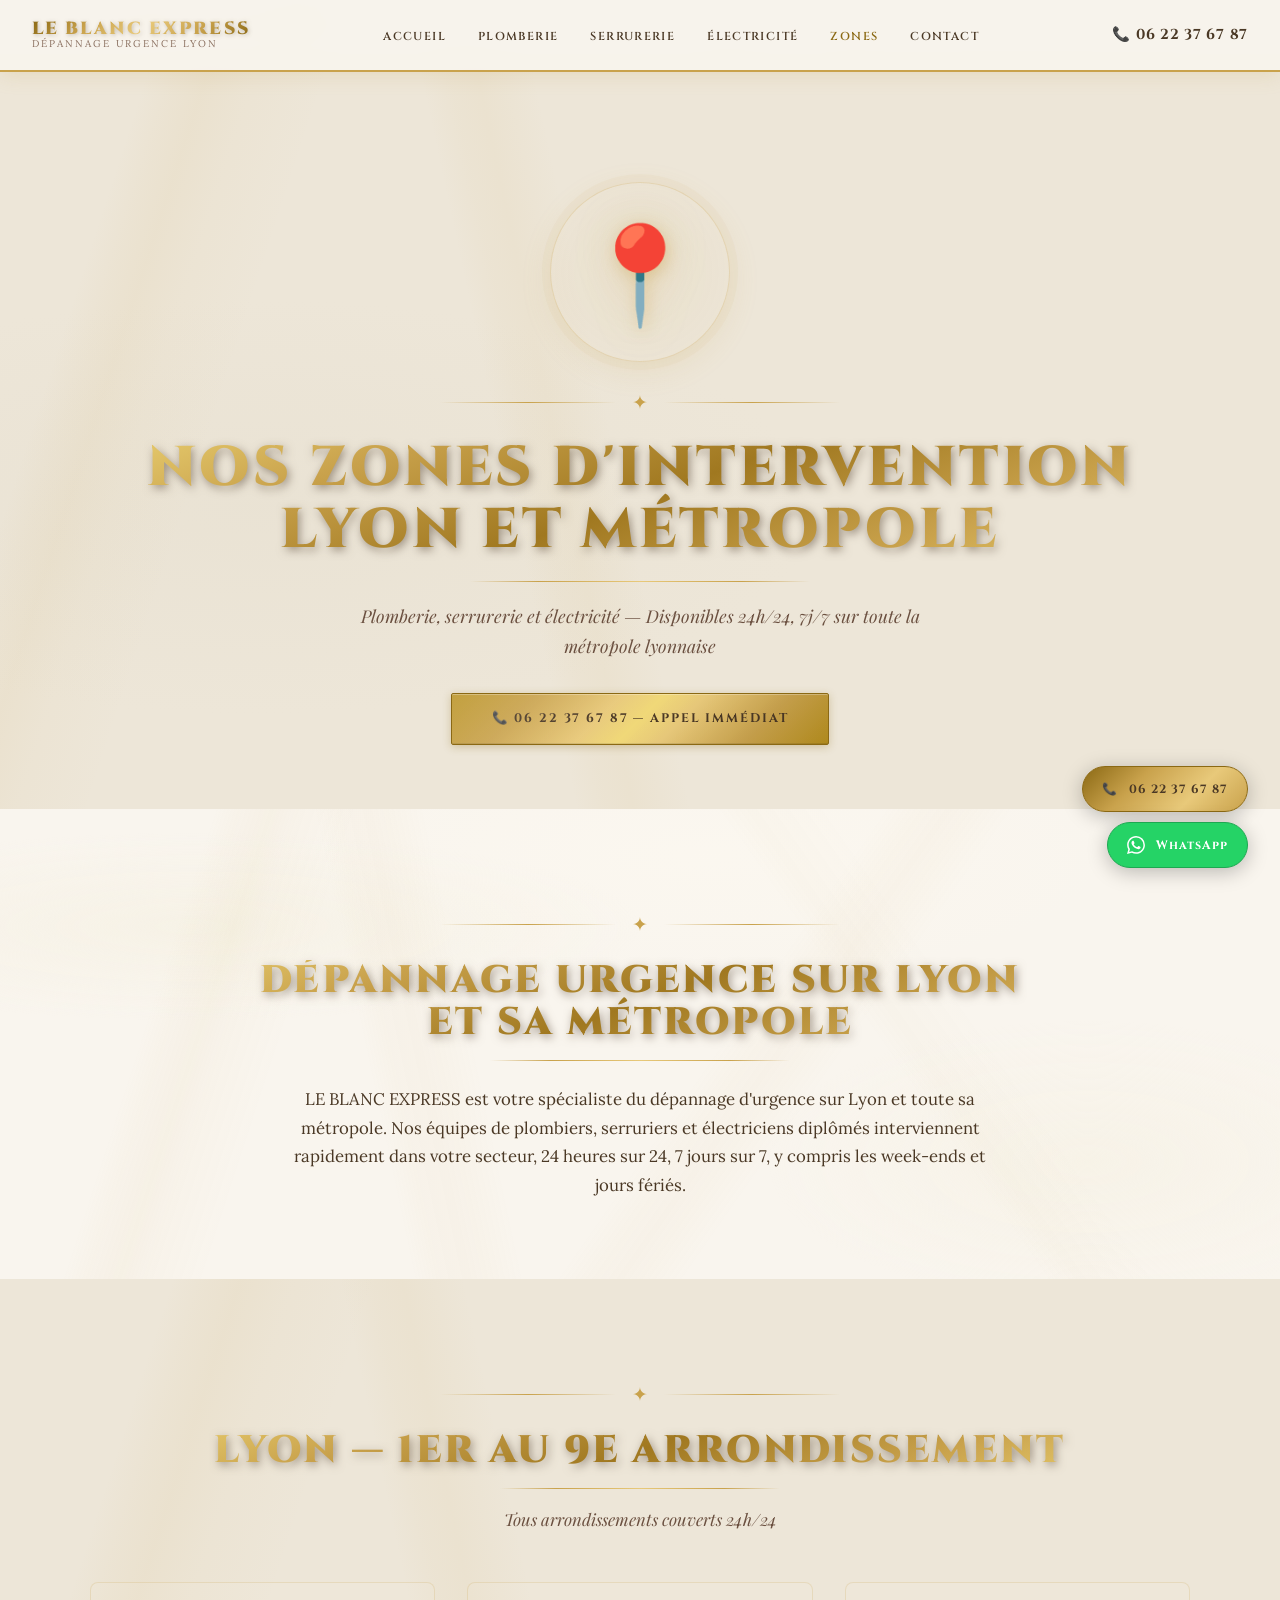
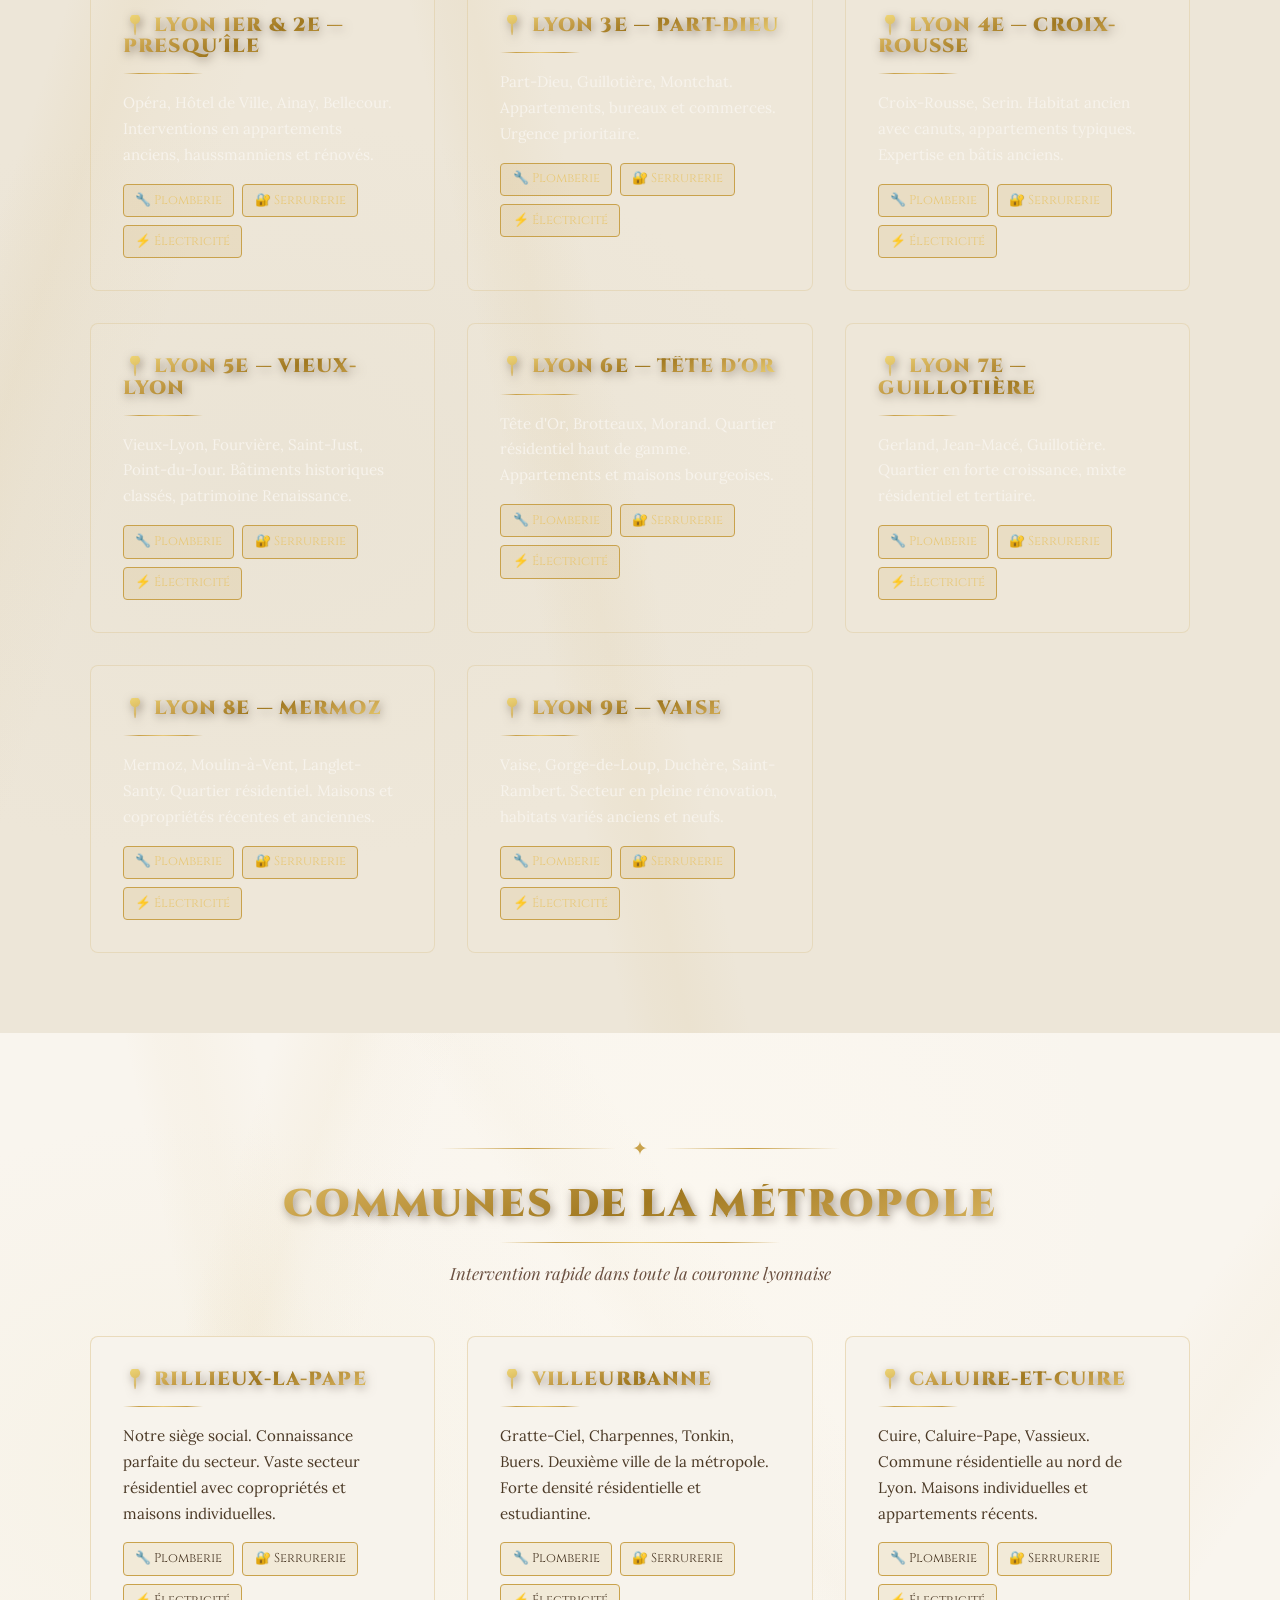
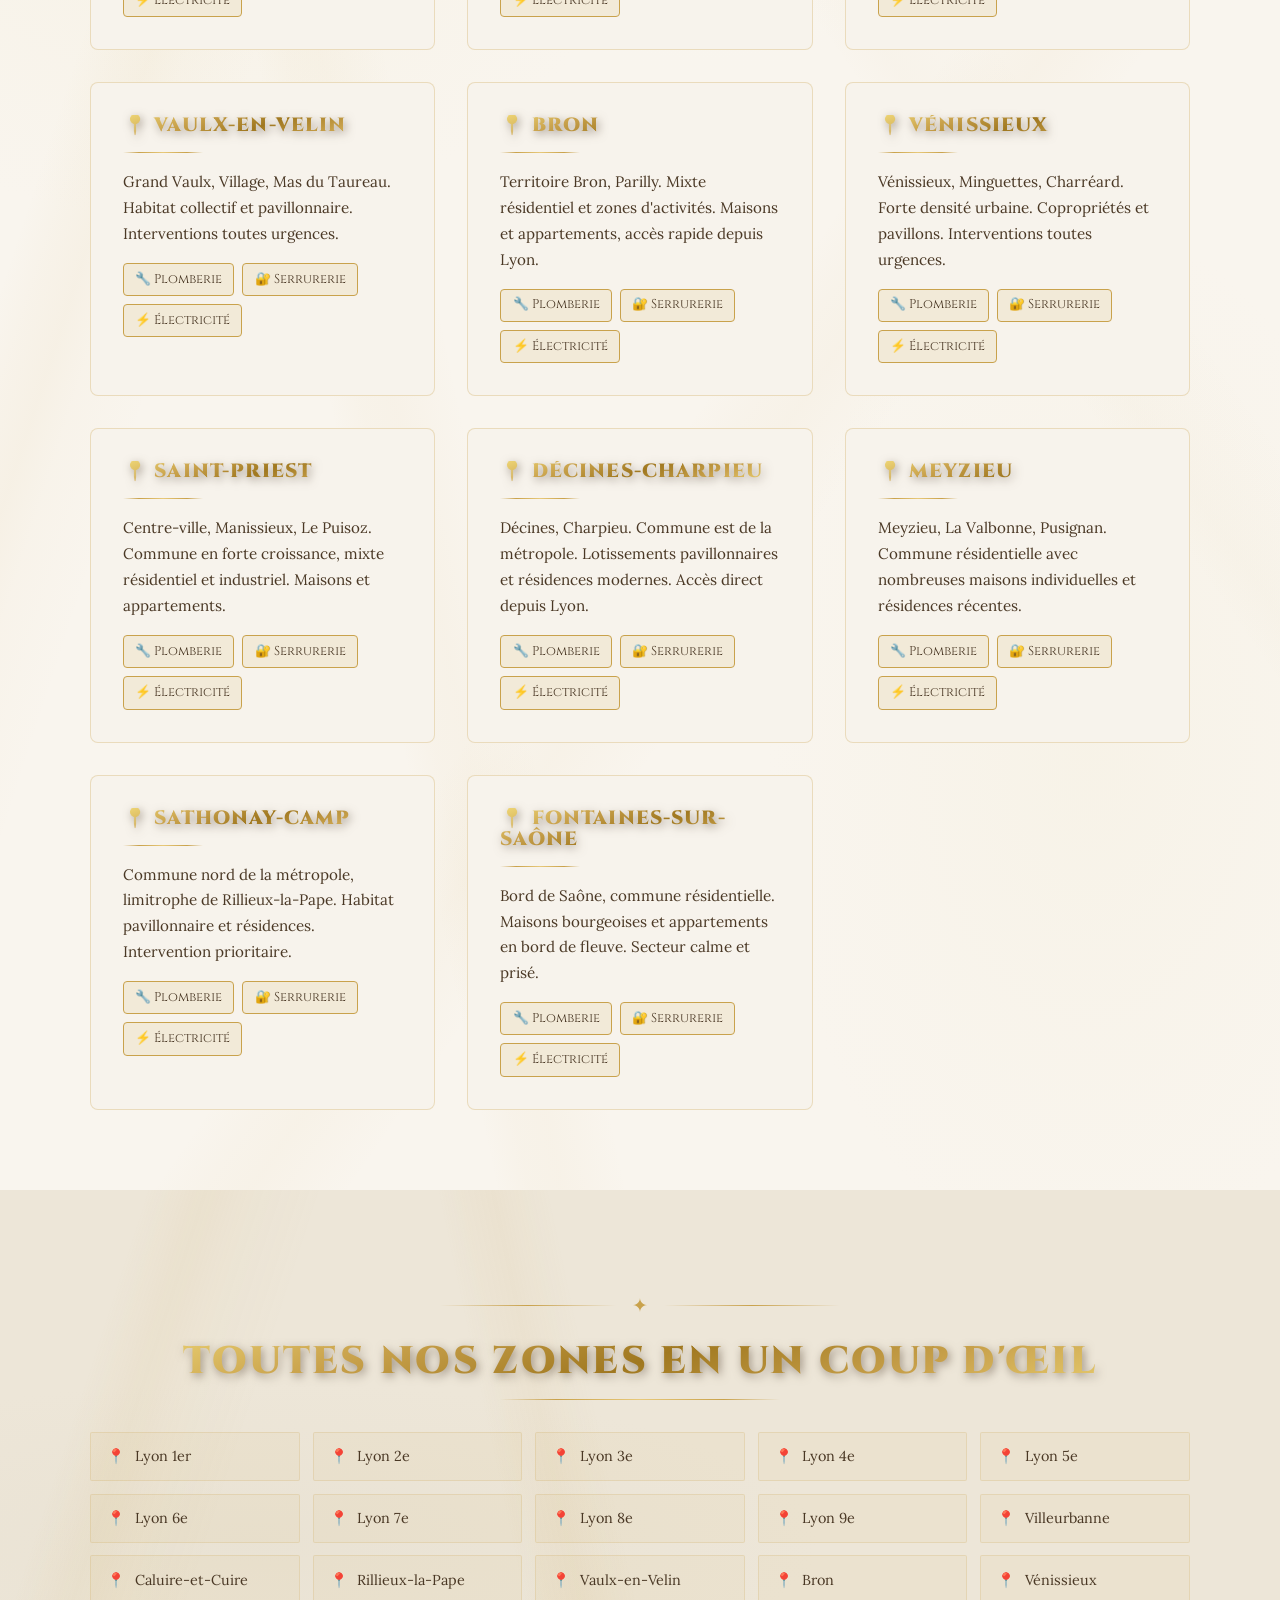
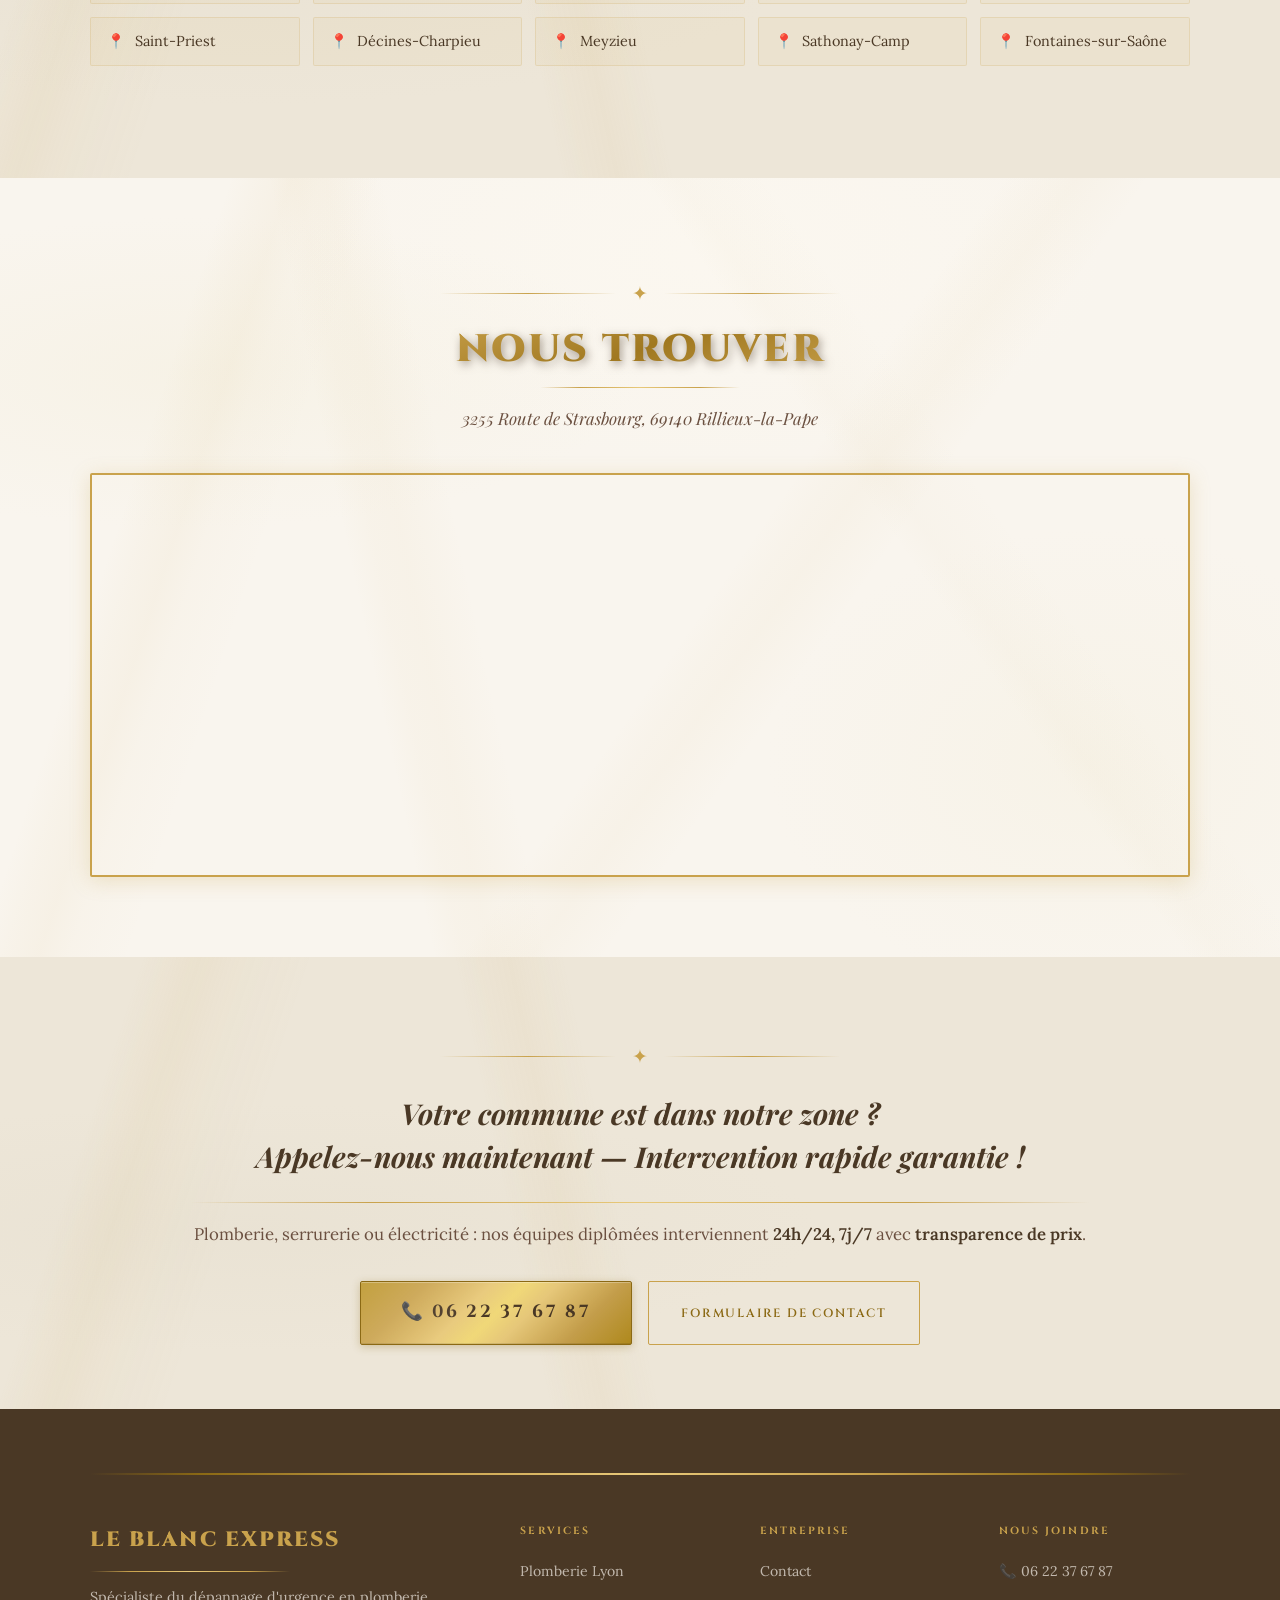
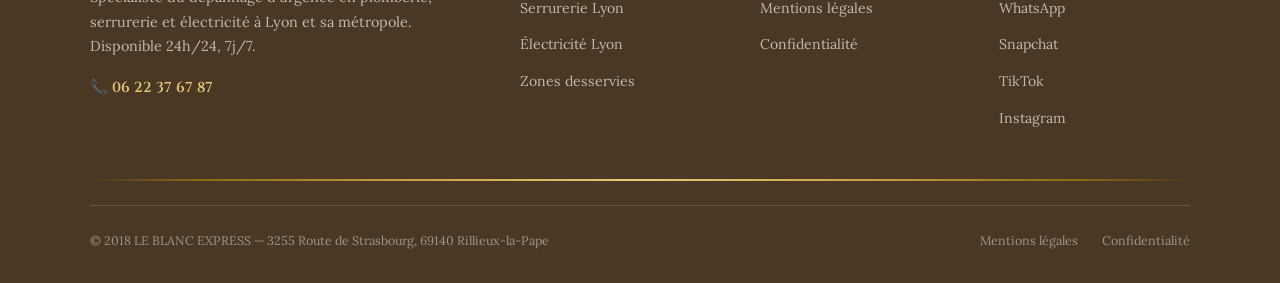
<file: zones-intervention.html>
<!DOCTYPE html>
<html lang="fr">
<head>
  <meta charset="UTF-8"/>
  <meta name="viewport" content="width=device-width, initial-scale=1.0"/>
  <title>Zones d'intervention – Lyon et métropole | LE BLANC EXPRESS</title>
  <meta name="description" content="LE BLANC EXPRESS intervient en urgence sur Lyon (1er au 9e), Villeurbanne, Caluire-et-Cuire, Rillieux-la-Pape, Bron, Vénissieux, Saint-Priest et toute la métropole lyonnaise. Plomberie, serrurerie, électricité 24h/24."/>
  <meta name="robots" content="index, follow"/>
  <link rel="canonical" href="https://www.leblancexpress.fr/zones-intervention"/>
  <meta property="og:title" content="Zones d'intervention – Lyon et métropole | LE BLANC EXPRESS"/>
  <meta property="og:description" content="Dépannage urgence plomberie, serrurerie, électricité sur Lyon et toute la métropole lyonnaise. Disponible 24h/24 7j/7."/>
  <meta property="og:url" content="https://www.leblancexpress.fr/zones-intervention"/>
  <meta property="og:type" content="website"/>
  <meta property="og:locale" content="fr_FR"/>
  <link rel="icon" type="image/svg+xml" href="favicon.svg"/>
  <link rel="preconnect" href="https://fonts.googleapis.com"/>
  <link rel="preconnect" href="https://fonts.gstatic.com" crossorigin/>
  <link rel="stylesheet" href="css/style.css"/>
  <script type="application/ld+json">
  {
    "@context": "https://schema.org",
    "@type": "EmergencyService",
    "name": "LE BLANC EXPRESS",
    "@id": "https://www.leblancexpress.fr/#business",
    "url": "https://www.leblancexpress.fr",
    "telephone": "+33622376787",
    "areaServed": [
      {"@type":"City","name":"Lyon","description":"Lyon 1er au 9e arrondissement"},
      {"@type":"City","name":"Rillieux-la-Pape"},
      {"@type":"City","name":"Villeurbanne"},
      {"@type":"City","name":"Caluire-et-Cuire"},
      {"@type":"City","name":"Vaulx-en-Velin"},
      {"@type":"City","name":"Bron"},
      {"@type":"City","name":"Vénissieux"},
      {"@type":"City","name":"Saint-Priest"},
      {"@type":"City","name":"Décines-Charpieu"},
      {"@type":"City","name":"Meyzieu"},
      {"@type":"City","name":"Sathonay-Camp"},
      {"@type":"City","name":"Fontaines-sur-Saône"}
    ]
  }
  </script>
  <script type="application/ld+json">
  {
    "@context": "https://schema.org",
    "@type": "LocalBusiness",
    "name": "Le Blanc Express",
    "image": "https://www.leblancexpress.fr/favicon.svg",
    "@id": "https://www.leblancexpress.fr/#localbusiness",
    "url": "https://www.leblancexpress.fr",
    "telephone": "0622376787",
    "address": {
      "@type": "PostalAddress",
      "streetAddress": "3255 rte de Strasbourg",
      "addressLocality": "Rillieux-la-Pape",
      "postalCode": "69140",
      "addressCountry": "FR"
    }
  }
  </script>
</head>
<body id="top">

<!-- ═══════════ NAVIGATION ═══════════ -->
<nav class="navbar" role="navigation" aria-label="Navigation principale">
  <div class="navbar-inner">
    <a href="index.html" class="navbar-brand" aria-label="LE BLANC EXPRESS — Accueil">
      <span class="brand-main">LE BLANC EXPRESS</span>
      <span class="brand-sub">Dépannage Urgence Lyon</span>
    </a>
    <ul class="navbar-nav" role="list">
      <li><a href="index.html">Accueil</a></li>
      <li><a href="plomberie-lyon.html">Plomberie</a></li>
      <li><a href="serrurerie-lyon.html">Serrurerie</a></li>
      <li><a href="electricite-lyon.html">Électricité</a></li>
      <li><a href="zones-intervention.html" aria-current="page">Zones</a></li>
      <li><a href="contact.html">Contact</a></li>
    </ul>
    <div class="navbar-cta">
      <a href="tel:+33622376787" class="nav-phone">📞 06 22 37 67 87</a>
    </div>
    <button class="hamburger" id="hamburger" aria-label="Menu" aria-expanded="false">
      <span></span><span></span><span></span>
    </button>
  </div>
</nav>
<nav class="mobile-menu" id="mobile-menu">
  <a href="index.html">🏠 Accueil</a>
  <a href="plomberie-lyon.html">🔧 Plomberie Lyon</a>
  <a href="serrurerie-lyon.html">🔐 Serrurerie Lyon</a>
  <a href="electricite-lyon.html">⚡ Électricité Lyon</a>
  <a href="zones-intervention.html">📍 Zones d'intervention</a>
  <a href="contact.html">✉️ Contact</a>
  <a href="tel:+33622376787" style="color:var(--gold-dark);font-weight:700;">📞 06 22 37 67 87</a>
</nav>

<main>

<!-- ═══════════ BREADCRUMB ═══════════ -->
<div class="breadcrumb marble-bg" aria-label="Fil d'Ariane">
  <div class="breadcrumb-inner">
    <a href="index.html">Accueil</a>
    <span aria-hidden="true">›</span>
    <span aria-current="page">Zones d'intervention</span>
  </div>
</div>

<!-- ═══════════ PAGE HERO ═══════════ -->
<section class="page-hero marble-dark" aria-labelledby="hero-h1">
  <div class="page-hero-inner animate-on-scroll">
    <div class="service-icon-ring" style="margin:0 auto 1.5rem;" aria-hidden="true">
      <span class="service-icon">📍</span>
    </div>
    <div class="gold-separator"><span>✦</span></div>
    <h1 id="hero-h1" class="page-hero-title title-3d">Nos Zones d'Intervention<br>Lyon et Métropole</h1>
    <div class="gold-line" style="max-width:340px;margin:1.2rem auto;"></div>
    <p class="page-hero-desc">Plomberie, serrurerie et électricité — Disponibles 24h/24, 7j/7 sur toute la métropole lyonnaise</p>
    <div style="display:flex;gap:1rem;flex-wrap:wrap;justify-content:center;margin-top:2rem;">
      <a href="tel:+33622376787" class="btn-gold">📞 06 22 37 67 87 — Appel immédiat</a>
    </div>
  </div>
</section>

<!-- ═══════════ INTRO ZONES ═══════════ -->
<section class="section marble-bg" aria-label="Présentation zones">
  <div class="section-inner" style="text-align:center;">
    <div class="animate-on-scroll">
      <div class="gold-separator"><span>✦</span></div>
      <h2 class="section-title title-3d">Dépannage Urgence sur Lyon<br>et sa Métropole</h2>
      <div class="gold-line" style="max-width:300px;margin:1rem auto 1.5rem;"></div>
      <p style="font-family:'Lora',serif;font-size:1.05rem;color:var(--brown);max-width:700px;margin:0 auto;">
        LE BLANC EXPRESS est votre spécialiste du dépannage d'urgence sur Lyon et toute sa métropole.
        Nos équipes de plombiers, serruriers et électriciens diplômés interviennent rapidement dans votre secteur,
        24 heures sur 24, 7 jours sur 7, y compris les week-ends et jours fériés.
      </p>
    </div>
  </div>
</section>

<!-- ═══════════ LYON ARRONDISSEMENTS ═══════════ -->
<section class="section marble-dark" id="lyon" aria-labelledby="h2-lyon">
  <div class="section-inner">
    <div class="animate-on-scroll" style="text-align:center;margin-bottom:3rem;">
      <div class="gold-separator"><span>✦</span></div>
      <h2 id="h2-lyon" class="section-title title-3d">Lyon — 1er au 9e Arrondissement</h2>
      <div class="gold-line" style="max-width:280px;margin:1rem auto;"></div>
      <p class="section-subtitle">Tous arrondissements couverts 24h/24</p>
    </div>

    <div class="animate-on-scroll" style="display:grid;grid-template-columns:repeat(auto-fit,minmax(300px,1fr));gap:2rem;">

      <article style="background:rgba(247,243,236,0.06);border:1px solid rgba(201,162,76,0.2);border-radius:8px;padding:2rem;">
        <h3 class="title-3d" style="font-size:1.2rem;margin-bottom:1rem;">📍 Lyon 1er &amp; 2e — Presqu'île</h3>
        <div class="gold-line" style="max-width:80px;margin-bottom:1rem;"></div>
        <p style="font-family:'Lora',serif;color:var(--cream);font-size:0.95rem;margin-bottom:1rem;">Opéra, Hôtel de Ville, Ainay, Bellecour. Interventions en appartements anciens, haussmanniens et rénovés.</p>
        <div style="display:flex;gap:0.5rem;flex-wrap:wrap;">
          <span style="background:rgba(201,162,76,0.15);border:1px solid var(--gold);color:var(--gold-light);padding:0.3rem 0.7rem;border-radius:4px;font-size:0.8rem;font-family:'Cinzel',serif;">🔧 Plomberie</span>
          <span style="background:rgba(201,162,76,0.15);border:1px solid var(--gold);color:var(--gold-light);padding:0.3rem 0.7rem;border-radius:4px;font-size:0.8rem;font-family:'Cinzel',serif;">🔐 Serrurerie</span>
          <span style="background:rgba(201,162,76,0.15);border:1px solid var(--gold);color:var(--gold-light);padding:0.3rem 0.7rem;border-radius:4px;font-size:0.8rem;font-family:'Cinzel',serif;">⚡ Électricité</span>
        </div>
      </article>

      <article style="background:rgba(247,243,236,0.06);border:1px solid rgba(201,162,76,0.2);border-radius:8px;padding:2rem;">
        <h3 class="title-3d" style="font-size:1.2rem;margin-bottom:1rem;">📍 Lyon 3e — Part-Dieu</h3>
        <div class="gold-line" style="max-width:80px;margin-bottom:1rem;"></div>
        <p style="font-family:'Lora',serif;color:var(--cream);font-size:0.95rem;margin-bottom:1rem;">Part-Dieu, Guillotière, Montchat. Appartements, bureaux et commerces. Urgence prioritaire.</p>
        <div style="display:flex;gap:0.5rem;flex-wrap:wrap;">
          <span style="background:rgba(201,162,76,0.15);border:1px solid var(--gold);color:var(--gold-light);padding:0.3rem 0.7rem;border-radius:4px;font-size:0.8rem;font-family:'Cinzel',serif;">🔧 Plomberie</span>
          <span style="background:rgba(201,162,76,0.15);border:1px solid var(--gold);color:var(--gold-light);padding:0.3rem 0.7rem;border-radius:4px;font-size:0.8rem;font-family:'Cinzel',serif;">🔐 Serrurerie</span>
          <span style="background:rgba(201,162,76,0.15);border:1px solid var(--gold);color:var(--gold-light);padding:0.3rem 0.7rem;border-radius:4px;font-size:0.8rem;font-family:'Cinzel',serif;">⚡ Électricité</span>
        </div>
      </article>

      <article style="background:rgba(247,243,236,0.06);border:1px solid rgba(201,162,76,0.2);border-radius:8px;padding:2rem;">
        <h3 class="title-3d" style="font-size:1.2rem;margin-bottom:1rem;">📍 Lyon 4e — Croix-Rousse</h3>
        <div class="gold-line" style="max-width:80px;margin-bottom:1rem;"></div>
        <p style="font-family:'Lora',serif;color:var(--cream);font-size:0.95rem;margin-bottom:1rem;">Croix-Rousse, Serin. Habitat ancien avec canuts, appartements typiques. Expertise en bâtis anciens.</p>
        <div style="display:flex;gap:0.5rem;flex-wrap:wrap;">
          <span style="background:rgba(201,162,76,0.15);border:1px solid var(--gold);color:var(--gold-light);padding:0.3rem 0.7rem;border-radius:4px;font-size:0.8rem;font-family:'Cinzel',serif;">🔧 Plomberie</span>
          <span style="background:rgba(201,162,76,0.15);border:1px solid var(--gold);color:var(--gold-light);padding:0.3rem 0.7rem;border-radius:4px;font-size:0.8rem;font-family:'Cinzel',serif;">🔐 Serrurerie</span>
          <span style="background:rgba(201,162,76,0.15);border:1px solid var(--gold);color:var(--gold-light);padding:0.3rem 0.7rem;border-radius:4px;font-size:0.8rem;font-family:'Cinzel',serif;">⚡ Électricité</span>
        </div>
      </article>

      <article style="background:rgba(247,243,236,0.06);border:1px solid rgba(201,162,76,0.2);border-radius:8px;padding:2rem;">
        <h3 class="title-3d" style="font-size:1.2rem;margin-bottom:1rem;">📍 Lyon 5e — Vieux-Lyon</h3>
        <div class="gold-line" style="max-width:80px;margin-bottom:1rem;"></div>
        <p style="font-family:'Lora',serif;color:var(--cream);font-size:0.95rem;margin-bottom:1rem;">Vieux-Lyon, Fourvière, Saint-Just, Point-du-Jour. Bâtiments historiques classés, patrimoine Renaissance.</p>
        <div style="display:flex;gap:0.5rem;flex-wrap:wrap;">
          <span style="background:rgba(201,162,76,0.15);border:1px solid var(--gold);color:var(--gold-light);padding:0.3rem 0.7rem;border-radius:4px;font-size:0.8rem;font-family:'Cinzel',serif;">🔧 Plomberie</span>
          <span style="background:rgba(201,162,76,0.15);border:1px solid var(--gold);color:var(--gold-light);padding:0.3rem 0.7rem;border-radius:4px;font-size:0.8rem;font-family:'Cinzel',serif;">🔐 Serrurerie</span>
          <span style="background:rgba(201,162,76,0.15);border:1px solid var(--gold);color:var(--gold-light);padding:0.3rem 0.7rem;border-radius:4px;font-size:0.8rem;font-family:'Cinzel',serif;">⚡ Électricité</span>
        </div>
      </article>

      <article style="background:rgba(247,243,236,0.06);border:1px solid rgba(201,162,76,0.2);border-radius:8px;padding:2rem;">
        <h3 class="title-3d" style="font-size:1.2rem;margin-bottom:1rem;">📍 Lyon 6e — Tête d'Or</h3>
        <div class="gold-line" style="max-width:80px;margin-bottom:1rem;"></div>
        <p style="font-family:'Lora',serif;color:var(--cream);font-size:0.95rem;margin-bottom:1rem;">Tête d'Or, Brotteaux, Morand. Quartier résidentiel haut de gamme. Appartements et maisons bourgeoises.</p>
        <div style="display:flex;gap:0.5rem;flex-wrap:wrap;">
          <span style="background:rgba(201,162,76,0.15);border:1px solid var(--gold);color:var(--gold-light);padding:0.3rem 0.7rem;border-radius:4px;font-size:0.8rem;font-family:'Cinzel',serif;">🔧 Plomberie</span>
          <span style="background:rgba(201,162,76,0.15);border:1px solid var(--gold);color:var(--gold-light);padding:0.3rem 0.7rem;border-radius:4px;font-size:0.8rem;font-family:'Cinzel',serif;">🔐 Serrurerie</span>
          <span style="background:rgba(201,162,76,0.15);border:1px solid var(--gold);color:var(--gold-light);padding:0.3rem 0.7rem;border-radius:4px;font-size:0.8rem;font-family:'Cinzel',serif;">⚡ Électricité</span>
        </div>
      </article>

      <article style="background:rgba(247,243,236,0.06);border:1px solid rgba(201,162,76,0.2);border-radius:8px;padding:2rem;">
        <h3 class="title-3d" style="font-size:1.2rem;margin-bottom:1rem;">📍 Lyon 7e — Guillotière</h3>
        <div class="gold-line" style="max-width:80px;margin-bottom:1rem;"></div>
        <p style="font-family:'Lora',serif;color:var(--cream);font-size:0.95rem;margin-bottom:1rem;">Gerland, Jean-Macé, Guillotière. Quartier en forte croissance, mixte résidentiel et tertiaire.</p>
        <div style="display:flex;gap:0.5rem;flex-wrap:wrap;">
          <span style="background:rgba(201,162,76,0.15);border:1px solid var(--gold);color:var(--gold-light);padding:0.3rem 0.7rem;border-radius:4px;font-size:0.8rem;font-family:'Cinzel',serif;">🔧 Plomberie</span>
          <span style="background:rgba(201,162,76,0.15);border:1px solid var(--gold);color:var(--gold-light);padding:0.3rem 0.7rem;border-radius:4px;font-size:0.8rem;font-family:'Cinzel',serif;">🔐 Serrurerie</span>
          <span style="background:rgba(201,162,76,0.15);border:1px solid var(--gold);color:var(--gold-light);padding:0.3rem 0.7rem;border-radius:4px;font-size:0.8rem;font-family:'Cinzel',serif;">⚡ Électricité</span>
        </div>
      </article>

      <article style="background:rgba(247,243,236,0.06);border:1px solid rgba(201,162,76,0.2);border-radius:8px;padding:2rem;">
        <h3 class="title-3d" style="font-size:1.2rem;margin-bottom:1rem;">📍 Lyon 8e — Mermoz</h3>
        <div class="gold-line" style="max-width:80px;margin-bottom:1rem;"></div>
        <p style="font-family:'Lora',serif;color:var(--cream);font-size:0.95rem;margin-bottom:1rem;">Mermoz, Moulin-à-Vent, Langlet-Santy. Quartier résidentiel. Maisons et copropriétés récentes et anciennes.</p>
        <div style="display:flex;gap:0.5rem;flex-wrap:wrap;">
          <span style="background:rgba(201,162,76,0.15);border:1px solid var(--gold);color:var(--gold-light);padding:0.3rem 0.7rem;border-radius:4px;font-size:0.8rem;font-family:'Cinzel',serif;">🔧 Plomberie</span>
          <span style="background:rgba(201,162,76,0.15);border:1px solid var(--gold);color:var(--gold-light);padding:0.3rem 0.7rem;border-radius:4px;font-size:0.8rem;font-family:'Cinzel',serif;">🔐 Serrurerie</span>
          <span style="background:rgba(201,162,76,0.15);border:1px solid var(--gold);color:var(--gold-light);padding:0.3rem 0.7rem;border-radius:4px;font-size:0.8rem;font-family:'Cinzel',serif;">⚡ Électricité</span>
        </div>
      </article>

      <article style="background:rgba(247,243,236,0.06);border:1px solid rgba(201,162,76,0.2);border-radius:8px;padding:2rem;">
        <h3 class="title-3d" style="font-size:1.2rem;margin-bottom:1rem;">📍 Lyon 9e — Vaise</h3>
        <div class="gold-line" style="max-width:80px;margin-bottom:1rem;"></div>
        <p style="font-family:'Lora',serif;color:var(--cream);font-size:0.95rem;margin-bottom:1rem;">Vaise, Gorge-de-Loup, Duchère, Saint-Rambert. Secteur en pleine rénovation, habitats variés anciens et neufs.</p>
        <div style="display:flex;gap:0.5rem;flex-wrap:wrap;">
          <span style="background:rgba(201,162,76,0.15);border:1px solid var(--gold);color:var(--gold-light);padding:0.3rem 0.7rem;border-radius:4px;font-size:0.8rem;font-family:'Cinzel',serif;">🔧 Plomberie</span>
          <span style="background:rgba(201,162,76,0.15);border:1px solid var(--gold);color:var(--gold-light);padding:0.3rem 0.7rem;border-radius:4px;font-size:0.8rem;font-family:'Cinzel',serif;">🔐 Serrurerie</span>
          <span style="background:rgba(201,162,76,0.15);border:1px solid var(--gold);color:var(--gold-light);padding:0.3rem 0.7rem;border-radius:4px;font-size:0.8rem;font-family:'Cinzel',serif;">⚡ Électricité</span>
        </div>
      </article>

    </div>
  </div>
</section>

<!-- ═══════════ COMMUNES DE LA MÉTROPOLE ═══════════ -->
<section class="section marble-bg" id="banlieues" aria-labelledby="h2-banlieues">
  <div class="section-inner">
    <div class="animate-on-scroll" style="text-align:center;margin-bottom:3rem;">
      <div class="gold-separator"><span>✦</span></div>
      <h2 id="h2-banlieues" class="section-title title-3d">Communes de la Métropole</h2>
      <div class="gold-line" style="max-width:280px;margin:1rem auto;"></div>
      <p class="section-subtitle">Intervention rapide dans toute la couronne lyonnaise</p>
    </div>

    <div class="animate-on-scroll" style="display:grid;grid-template-columns:repeat(auto-fit,minmax(300px,1fr));gap:2rem;">

      <article style="background:var(--cream);border:1px solid rgba(201,162,76,0.3);border-radius:8px;padding:2rem;">
        <h3 class="title-3d" style="font-size:1.2rem;color:var(--brown-dark);margin-bottom:0.8rem;">📍 Rillieux-la-Pape</h3>
        <div class="gold-line" style="max-width:80px;margin-bottom:1rem;"></div>
        <p style="font-family:'Lora',serif;color:var(--brown);font-size:0.95rem;margin-bottom:1rem;">Notre siège social. Connaissance parfaite du secteur. Vaste secteur résidentiel avec copropriétés et maisons individuelles.</p>
        <div style="display:flex;gap:0.5rem;flex-wrap:wrap;">
          <span style="background:rgba(201,162,76,0.12);border:1px solid var(--gold);color:var(--brown-dark);padding:0.3rem 0.7rem;border-radius:4px;font-size:0.8rem;font-family:'Cinzel',serif;">🔧 Plomberie</span>
          <span style="background:rgba(201,162,76,0.12);border:1px solid var(--gold);color:var(--brown-dark);padding:0.3rem 0.7rem;border-radius:4px;font-size:0.8rem;font-family:'Cinzel',serif;">🔐 Serrurerie</span>
          <span style="background:rgba(201,162,76,0.12);border:1px solid var(--gold);color:var(--brown-dark);padding:0.3rem 0.7rem;border-radius:4px;font-size:0.8rem;font-family:'Cinzel',serif;">⚡ Électricité</span>
        </div>
      </article>

      <article style="background:var(--cream);border:1px solid rgba(201,162,76,0.3);border-radius:8px;padding:2rem;">
        <h3 class="title-3d" style="font-size:1.2rem;color:var(--brown-dark);margin-bottom:0.8rem;">📍 Villeurbanne</h3>
        <div class="gold-line" style="max-width:80px;margin-bottom:1rem;"></div>
        <p style="font-family:'Lora',serif;color:var(--brown);font-size:0.95rem;margin-bottom:1rem;">Gratte-Ciel, Charpennes, Tonkin, Buers. Deuxième ville de la métropole. Forte densité résidentielle et estudiantine.</p>
        <div style="display:flex;gap:0.5rem;flex-wrap:wrap;">
          <span style="background:rgba(201,162,76,0.12);border:1px solid var(--gold);color:var(--brown-dark);padding:0.3rem 0.7rem;border-radius:4px;font-size:0.8rem;font-family:'Cinzel',serif;">🔧 Plomberie</span>
          <span style="background:rgba(201,162,76,0.12);border:1px solid var(--gold);color:var(--brown-dark);padding:0.3rem 0.7rem;border-radius:4px;font-size:0.8rem;font-family:'Cinzel',serif;">🔐 Serrurerie</span>
          <span style="background:rgba(201,162,76,0.12);border:1px solid var(--gold);color:var(--brown-dark);padding:0.3rem 0.7rem;border-radius:4px;font-size:0.8rem;font-family:'Cinzel',serif;">⚡ Électricité</span>
        </div>
      </article>

      <article style="background:var(--cream);border:1px solid rgba(201,162,76,0.3);border-radius:8px;padding:2rem;">
        <h3 class="title-3d" style="font-size:1.2rem;color:var(--brown-dark);margin-bottom:0.8rem;">📍 Caluire-et-Cuire</h3>
        <div class="gold-line" style="max-width:80px;margin-bottom:1rem;"></div>
        <p style="font-family:'Lora',serif;color:var(--brown);font-size:0.95rem;margin-bottom:1rem;">Cuire, Caluire-Pape, Vassieux. Commune résidentielle au nord de Lyon. Maisons individuelles et appartements récents.</p>
        <div style="display:flex;gap:0.5rem;flex-wrap:wrap;">
          <span style="background:rgba(201,162,76,0.12);border:1px solid var(--gold);color:var(--brown-dark);padding:0.3rem 0.7rem;border-radius:4px;font-size:0.8rem;font-family:'Cinzel',serif;">🔧 Plomberie</span>
          <span style="background:rgba(201,162,76,0.12);border:1px solid var(--gold);color:var(--brown-dark);padding:0.3rem 0.7rem;border-radius:4px;font-size:0.8rem;font-family:'Cinzel',serif;">🔐 Serrurerie</span>
          <span style="background:rgba(201,162,76,0.12);border:1px solid var(--gold);color:var(--brown-dark);padding:0.3rem 0.7rem;border-radius:4px;font-size:0.8rem;font-family:'Cinzel',serif;">⚡ Électricité</span>
        </div>
      </article>

      <article style="background:var(--cream);border:1px solid rgba(201,162,76,0.3);border-radius:8px;padding:2rem;">
        <h3 class="title-3d" style="font-size:1.2rem;color:var(--brown-dark);margin-bottom:0.8rem;">📍 Vaulx-en-Velin</h3>
        <div class="gold-line" style="max-width:80px;margin-bottom:1rem;"></div>
        <p style="font-family:'Lora',serif;color:var(--brown);font-size:0.95rem;margin-bottom:1rem;">Grand Vaulx, Village, Mas du Taureau. Habitat collectif et pavillonnaire. Interventions toutes urgences.</p>
        <div style="display:flex;gap:0.5rem;flex-wrap:wrap;">
          <span style="background:rgba(201,162,76,0.12);border:1px solid var(--gold);color:var(--brown-dark);padding:0.3rem 0.7rem;border-radius:4px;font-size:0.8rem;font-family:'Cinzel',serif;">🔧 Plomberie</span>
          <span style="background:rgba(201,162,76,0.12);border:1px solid var(--gold);color:var(--brown-dark);padding:0.3rem 0.7rem;border-radius:4px;font-size:0.8rem;font-family:'Cinzel',serif;">🔐 Serrurerie</span>
          <span style="background:rgba(201,162,76,0.12);border:1px solid var(--gold);color:var(--brown-dark);padding:0.3rem 0.7rem;border-radius:4px;font-size:0.8rem;font-family:'Cinzel',serif;">⚡ Électricité</span>
        </div>
      </article>

      <article style="background:var(--cream);border:1px solid rgba(201,162,76,0.3);border-radius:8px;padding:2rem;">
        <h3 class="title-3d" style="font-size:1.2rem;color:var(--brown-dark);margin-bottom:0.8rem;">📍 Bron</h3>
        <div class="gold-line" style="max-width:80px;margin-bottom:1rem;"></div>
        <p style="font-family:'Lora',serif;color:var(--brown);font-size:0.95rem;margin-bottom:1rem;">Territoire Bron, Parilly. Mixte résidentiel et zones d'activités. Maisons et appartements, accès rapide depuis Lyon.</p>
        <div style="display:flex;gap:0.5rem;flex-wrap:wrap;">
          <span style="background:rgba(201,162,76,0.12);border:1px solid var(--gold);color:var(--brown-dark);padding:0.3rem 0.7rem;border-radius:4px;font-size:0.8rem;font-family:'Cinzel',serif;">🔧 Plomberie</span>
          <span style="background:rgba(201,162,76,0.12);border:1px solid var(--gold);color:var(--brown-dark);padding:0.3rem 0.7rem;border-radius:4px;font-size:0.8rem;font-family:'Cinzel',serif;">🔐 Serrurerie</span>
          <span style="background:rgba(201,162,76,0.12);border:1px solid var(--gold);color:var(--brown-dark);padding:0.3rem 0.7rem;border-radius:4px;font-size:0.8rem;font-family:'Cinzel',serif;">⚡ Électricité</span>
        </div>
      </article>

      <article style="background:var(--cream);border:1px solid rgba(201,162,76,0.3);border-radius:8px;padding:2rem;">
        <h3 class="title-3d" style="font-size:1.2rem;color:var(--brown-dark);margin-bottom:0.8rem;">📍 Vénissieux</h3>
        <div class="gold-line" style="max-width:80px;margin-bottom:1rem;"></div>
        <p style="font-family:'Lora',serif;color:var(--brown);font-size:0.95rem;margin-bottom:1rem;">Vénissieux, Minguettes, Charréard. Forte densité urbaine. Copropriétés et pavillons. Interventions toutes urgences.</p>
        <div style="display:flex;gap:0.5rem;flex-wrap:wrap;">
          <span style="background:rgba(201,162,76,0.12);border:1px solid var(--gold);color:var(--brown-dark);padding:0.3rem 0.7rem;border-radius:4px;font-size:0.8rem;font-family:'Cinzel',serif;">🔧 Plomberie</span>
          <span style="background:rgba(201,162,76,0.12);border:1px solid var(--gold);color:var(--brown-dark);padding:0.3rem 0.7rem;border-radius:4px;font-size:0.8rem;font-family:'Cinzel',serif;">🔐 Serrurerie</span>
          <span style="background:rgba(201,162,76,0.12);border:1px solid var(--gold);color:var(--brown-dark);padding:0.3rem 0.7rem;border-radius:4px;font-size:0.8rem;font-family:'Cinzel',serif;">⚡ Électricité</span>
        </div>
      </article>

      <article style="background:var(--cream);border:1px solid rgba(201,162,76,0.3);border-radius:8px;padding:2rem;">
        <h3 class="title-3d" style="font-size:1.2rem;color:var(--brown-dark);margin-bottom:0.8rem;">📍 Saint-Priest</h3>
        <div class="gold-line" style="max-width:80px;margin-bottom:1rem;"></div>
        <p style="font-family:'Lora',serif;color:var(--brown);font-size:0.95rem;margin-bottom:1rem;">Centre-ville, Manissieux, Le Puisoz. Commune en forte croissance, mixte résidentiel et industriel. Maisons et appartements.</p>
        <div style="display:flex;gap:0.5rem;flex-wrap:wrap;">
          <span style="background:rgba(201,162,76,0.12);border:1px solid var(--gold);color:var(--brown-dark);padding:0.3rem 0.7rem;border-radius:4px;font-size:0.8rem;font-family:'Cinzel',serif;">🔧 Plomberie</span>
          <span style="background:rgba(201,162,76,0.12);border:1px solid var(--gold);color:var(--brown-dark);padding:0.3rem 0.7rem;border-radius:4px;font-size:0.8rem;font-family:'Cinzel',serif;">🔐 Serrurerie</span>
          <span style="background:rgba(201,162,76,0.12);border:1px solid var(--gold);color:var(--brown-dark);padding:0.3rem 0.7rem;border-radius:4px;font-size:0.8rem;font-family:'Cinzel',serif;">⚡ Électricité</span>
        </div>
      </article>

      <article style="background:var(--cream);border:1px solid rgba(201,162,76,0.3);border-radius:8px;padding:2rem;">
        <h3 class="title-3d" style="font-size:1.2rem;color:var(--brown-dark);margin-bottom:0.8rem;">📍 Décines-Charpieu</h3>
        <div class="gold-line" style="max-width:80px;margin-bottom:1rem;"></div>
        <p style="font-family:'Lora',serif;color:var(--brown);font-size:0.95rem;margin-bottom:1rem;">Décines, Charpieu. Commune est de la métropole. Lotissements pavillonnaires et résidences modernes. Accès direct depuis Lyon.</p>
        <div style="display:flex;gap:0.5rem;flex-wrap:wrap;">
          <span style="background:rgba(201,162,76,0.12);border:1px solid var(--gold);color:var(--brown-dark);padding:0.3rem 0.7rem;border-radius:4px;font-size:0.8rem;font-family:'Cinzel',serif;">🔧 Plomberie</span>
          <span style="background:rgba(201,162,76,0.12);border:1px solid var(--gold);color:var(--brown-dark);padding:0.3rem 0.7rem;border-radius:4px;font-size:0.8rem;font-family:'Cinzel',serif;">🔐 Serrurerie</span>
          <span style="background:rgba(201,162,76,0.12);border:1px solid var(--gold);color:var(--brown-dark);padding:0.3rem 0.7rem;border-radius:4px;font-size:0.8rem;font-family:'Cinzel',serif;">⚡ Électricité</span>
        </div>
      </article>

      <article style="background:var(--cream);border:1px solid rgba(201,162,76,0.3);border-radius:8px;padding:2rem;">
        <h3 class="title-3d" style="font-size:1.2rem;color:var(--brown-dark);margin-bottom:0.8rem;">📍 Meyzieu</h3>
        <div class="gold-line" style="max-width:80px;margin-bottom:1rem;"></div>
        <p style="font-family:'Lora',serif;color:var(--brown);font-size:0.95rem;margin-bottom:1rem;">Meyzieu, La Valbonne, Pusignan. Commune résidentielle avec nombreuses maisons individuelles et résidences récentes.</p>
        <div style="display:flex;gap:0.5rem;flex-wrap:wrap;">
          <span style="background:rgba(201,162,76,0.12);border:1px solid var(--gold);color:var(--brown-dark);padding:0.3rem 0.7rem;border-radius:4px;font-size:0.8rem;font-family:'Cinzel',serif;">🔧 Plomberie</span>
          <span style="background:rgba(201,162,76,0.12);border:1px solid var(--gold);color:var(--brown-dark);padding:0.3rem 0.7rem;border-radius:4px;font-size:0.8rem;font-family:'Cinzel',serif;">🔐 Serrurerie</span>
          <span style="background:rgba(201,162,76,0.12);border:1px solid var(--gold);color:var(--brown-dark);padding:0.3rem 0.7rem;border-radius:4px;font-size:0.8rem;font-family:'Cinzel',serif;">⚡ Électricité</span>
        </div>
      </article>

      <article style="background:var(--cream);border:1px solid rgba(201,162,76,0.3);border-radius:8px;padding:2rem;">
        <h3 class="title-3d" style="font-size:1.2rem;color:var(--brown-dark);margin-bottom:0.8rem;">📍 Sathonay-Camp</h3>
        <div class="gold-line" style="max-width:80px;margin-bottom:1rem;"></div>
        <p style="font-family:'Lora',serif;color:var(--brown);font-size:0.95rem;margin-bottom:1rem;">Commune nord de la métropole, limitrophe de Rillieux-la-Pape. Habitat pavillonnaire et résidences. Intervention prioritaire.</p>
        <div style="display:flex;gap:0.5rem;flex-wrap:wrap;">
          <span style="background:rgba(201,162,76,0.12);border:1px solid var(--gold);color:var(--brown-dark);padding:0.3rem 0.7rem;border-radius:4px;font-size:0.8rem;font-family:'Cinzel',serif;">🔧 Plomberie</span>
          <span style="background:rgba(201,162,76,0.12);border:1px solid var(--gold);color:var(--brown-dark);padding:0.3rem 0.7rem;border-radius:4px;font-size:0.8rem;font-family:'Cinzel',serif;">🔐 Serrurerie</span>
          <span style="background:rgba(201,162,76,0.12);border:1px solid var(--gold);color:var(--brown-dark);padding:0.3rem 0.7rem;border-radius:4px;font-size:0.8rem;font-family:'Cinzel',serif;">⚡ Électricité</span>
        </div>
      </article>

      <article style="background:var(--cream);border:1px solid rgba(201,162,76,0.3);border-radius:8px;padding:2rem;">
        <h3 class="title-3d" style="font-size:1.2rem;color:var(--brown-dark);margin-bottom:0.8rem;">📍 Fontaines-sur-Saône</h3>
        <div class="gold-line" style="max-width:80px;margin-bottom:1rem;"></div>
        <p style="font-family:'Lora',serif;color:var(--brown);font-size:0.95rem;margin-bottom:1rem;">Bord de Saône, commune résidentielle. Maisons bourgeoises et appartements en bord de fleuve. Secteur calme et prisé.</p>
        <div style="display:flex;gap:0.5rem;flex-wrap:wrap;">
          <span style="background:rgba(201,162,76,0.12);border:1px solid var(--gold);color:var(--brown-dark);padding:0.3rem 0.7rem;border-radius:4px;font-size:0.8rem;font-family:'Cinzel',serif;">🔧 Plomberie</span>
          <span style="background:rgba(201,162,76,0.12);border:1px solid var(--gold);color:var(--brown-dark);padding:0.3rem 0.7rem;border-radius:4px;font-size:0.8rem;font-family:'Cinzel',serif;">🔐 Serrurerie</span>
          <span style="background:rgba(201,162,76,0.12);border:1px solid var(--gold);color:var(--brown-dark);padding:0.3rem 0.7rem;border-radius:4px;font-size:0.8rem;font-family:'Cinzel',serif;">⚡ Électricité</span>
        </div>
      </article>

    </div>
  </div>
</section>

<!-- ═══════════ ZONES GRID RAPIDE ═══════════ -->
<section class="section marble-dark" aria-label="Liste complète des zones">
  <div class="section-inner">
    <div class="animate-on-scroll" style="text-align:center;margin-bottom:2rem;">
      <div class="gold-separator"><span>✦</span></div>
      <h2 class="section-title title-3d">Toutes Nos Zones en un Coup d'Œil</h2>
      <div class="gold-line" style="max-width:280px;margin:1rem auto;"></div>
    </div>
    <div class="zones-grid animate-on-scroll" role="list" aria-label="Toutes les zones d'intervention">
      <div class="zone-item" role="listitem">Lyon 1er</div>
      <div class="zone-item" role="listitem">Lyon 2e</div>
      <div class="zone-item" role="listitem">Lyon 3e</div>
      <div class="zone-item" role="listitem">Lyon 4e</div>
      <div class="zone-item" role="listitem">Lyon 5e</div>
      <div class="zone-item" role="listitem">Lyon 6e</div>
      <div class="zone-item" role="listitem">Lyon 7e</div>
      <div class="zone-item" role="listitem">Lyon 8e</div>
      <div class="zone-item" role="listitem">Lyon 9e</div>
      <div class="zone-item" role="listitem">Villeurbanne</div>
      <div class="zone-item" role="listitem">Caluire-et-Cuire</div>
      <div class="zone-item" role="listitem">Rillieux-la-Pape</div>
      <div class="zone-item" role="listitem">Vaulx-en-Velin</div>
      <div class="zone-item" role="listitem">Bron</div>
      <div class="zone-item" role="listitem">Vénissieux</div>
      <div class="zone-item" role="listitem">Saint-Priest</div>
      <div class="zone-item" role="listitem">Décines-Charpieu</div>
      <div class="zone-item" role="listitem">Meyzieu</div>
      <div class="zone-item" role="listitem">Sathonay-Camp</div>
      <div class="zone-item" role="listitem">Fontaines-sur-Saône</div>
    </div>
  </div>
</section>

<!-- ═══════════ CARTE ═══════════ -->
<section class="section marble-bg" id="carte" aria-labelledby="h2-carte">
  <div class="section-inner">
    <div class="animate-on-scroll" style="text-align:center;margin-bottom:2rem;">
      <div class="gold-separator"><span>✦</span></div>
      <h2 id="h2-carte" class="section-title title-3d">Nous Trouver</h2>
      <div class="gold-line" style="max-width:200px;margin:1rem auto;"></div>
      <p class="section-subtitle">3255 Route de Strasbourg, 69140 Rillieux-la-Pape</p>
    </div>
    <div class="map-container animate-on-scroll">
      <iframe
        src="https://www.google.com/maps/embed?pb=!1m18!1m12!1m3!1d2779.1234!2d4.8975!3d45.8175!2m3!1f0!2f0!3f0!3m2!1i1024!2i768!4f13.1!3m3!1m2!1s0x47f4ea0000000001%3A0x0!2s3255+Route+de+Strasbourg%2C+69140+Rillieux-la-Pape!5e0!3m2!1sfr!2sfr!4v1700000000000"
        width="100%"
        height="450"
        style="border:0;border-radius:8px;filter:sepia(0.2) saturate(0.9);"
        allowfullscreen=""
        loading="lazy"
        referrerpolicy="no-referrer-when-downgrade"
        title="Localisation LE BLANC EXPRESS — Rillieux-la-Pape"
        aria-label="Carte Google Maps — LE BLANC EXPRESS, 3255 Route de Strasbourg, Rillieux-la-Pape">
      </iframe>
    </div>
  </div>
</section>

<!-- ═══════════ CTA FINAL ═══════════ -->
<section class="urgence-section marble-dark" aria-labelledby="h2-cta">
  <div class="urgence-inner animate-on-scroll">
    <div class="gold-separator"><span>✦</span></div>
    <h2 id="h2-cta" class="urgence-title">
      Votre commune est dans notre zone&nbsp;?<br>
      Appelez-nous maintenant — Intervention rapide garantie&nbsp;!
    </h2>
    <div class="gold-line"></div>
    <p class="urgence-text">
      Plomberie, serrurerie ou électricité : nos équipes diplômées interviennent
      <strong>24h/24, 7j/7</strong> avec <strong>transparence de prix</strong>.
    </p>
    <div style="display:flex;gap:1rem;flex-wrap:wrap;justify-content:center;margin-top:1.5rem;">
      <a href="tel:+33622376787" class="btn-gold" style="font-size:1.1rem;padding:1rem 2.5rem;">📞 06 22 37 67 87</a>
      <a href="contact.html" class="btn-gold-outline">Formulaire de contact</a>
    </div>
  </div>
</section>

</main>

<!-- ═══════════ FOOTER ═══════════ -->
<footer class="footer" role="contentinfo">
  <div class="footer-inner">
    <div class="gold-line-thick" style="margin-bottom:3rem;"></div>
    <div class="footer-grid">
      <div class="footer-brand">
        <span class="brand-name">LE BLANC EXPRESS</span>
        <div class="gold-line" style="max-width:200px;margin:0.8rem 0;"></div>
        <p>Spécialiste du dépannage d'urgence en plomberie, serrurerie et électricité à Lyon et sa métropole. Disponible 24h/24, 7j/7.</p>
        <p style="margin-top:1rem;"><a href="tel:+33622376787" style="color:var(--gold-light);font-weight:600;font-family:'Cinzel',serif;">📞 06 22 37 67 87</a></p>
      </div>
      <div class="footer-col">
        <h4>Services</h4>
        <ul>
          <li><a href="plomberie-lyon.html">Plomberie Lyon</a></li>
          <li><a href="serrurerie-lyon.html">Serrurerie Lyon</a></li>
          <li><a href="electricite-lyon.html">Électricité Lyon</a></li>
          <li><a href="zones-intervention.html">Zones desservies</a></li>
        </ul>
      </div>
      <div class="footer-col">
        <h4>Entreprise</h4>
        <ul>
          <li><a href="contact.html">Contact</a></li>
          <li><a href="mentions-legales.html">Mentions légales</a></li>
          <li><a href="politique-confidentialite.html">Confidentialité</a></li>
        </ul>
      </div>
      <div class="footer-col">
        <h4>Nous joindre</h4>
        <ul>
          <li><a href="tel:+33622376787">📞 06 22 37 67 87</a></li>
          <li><a href="https://wa.me/33622376787" target="_blank" rel="noopener">WhatsApp</a></li>
          <li><a href="https://www.snapchat.com/add/LBE693801" target="_blank" rel="noopener">Snapchat</a></li>
          <li><a href="https://www.tiktok.com/@le.blanc.express?_r=1&amp;_t=ZN-96fO5IwC8JS" target="_blank" rel="noopener">TikTok</a></li>
          <li><a href="https://www.instagram.com/leblanc.express?igsh=MWE3cHF3eTIxZWh0aw%3D%3D&amp;utm_source=qr" target="_blank" rel="noopener">Instagram</a></li>
        </ul>
      </div>
    </div>
    <div class="gold-line-thick" style="margin-bottom:1.5rem;"></div>
    <div class="footer-bottom">
      <p>© 2018 LE BLANC EXPRESS — 3255 Route de Strasbourg, 69140 Rillieux-la-Pape</p>
      <div class="footer-legal">
        <a href="mentions-legales.html">Mentions légales</a>
        <a href="politique-confidentialite.html">Confidentialité</a>
      </div>
    </div>
  </div>
</footer>
<div class="floating-phone">
  <a href="tel:+33622376787" class="float-btn phone-float" aria-label="Appeler LE BLANC EXPRESS">
    <span>📞</span><span class="label">06 22 37 67 87</span>
  </a>
  <a href="https://wa.me/33622376787" class="float-btn wa-float" target="_blank" rel="noopener noreferrer" aria-label="WhatsApp">
    <svg width="18" height="18" viewBox="0 0 24 24" fill="white"><path d="M17.472 14.382c-.297-.149-1.758-.867-2.03-.967-.273-.099-.471-.148-.67.15-.197.297-.767.966-.94 1.164-.173.199-.347.223-.644.075-.297-.15-1.255-.463-2.39-1.475-.883-.788-1.48-1.761-1.653-2.059-.173-.297-.018-.458.13-.606.134-.133.298-.347.446-.52.149-.174.198-.298.298-.497.099-.198.05-.371-.025-.52-.075-.149-.669-1.612-.916-2.207-.242-.579-.487-.5-.669-.51-.173-.008-.371-.01-.57-.01-.198 0-.52.074-.792.372-.272.297-1.04 1.016-1.04 2.479 0 1.462 1.065 2.875 1.213 3.074.149.198 2.096 3.2 5.077 4.487.709.306 1.262.489 1.694.625.712.227 1.36.195 1.871.118.571-.085 1.758-.719 2.006-1.413.248-.694.248-1.289.173-1.413-.074-.124-.272-.198-.57-.347m-5.421 7.403h-.004a9.87 9.87 0 01-5.031-1.378l-.361-.214-3.741.982.998-3.648-.235-.374a9.86 9.86 0 01-1.51-5.26c.001-5.45 4.436-9.884 9.888-9.884 2.64 0 5.122 1.03 6.988 2.898a9.825 9.825 0 012.893 6.994c-.003 5.45-4.437 9.884-9.885 9.884m8.413-18.297A11.815 11.815 0 0012.05 0C5.495 0 .16 5.335.157 11.892c0 2.096.547 4.142 1.588 5.945L.057 24l6.305-1.654a11.882 11.882 0 005.683 1.448h.005c6.554 0 11.89-5.335 11.893-11.893a11.821 11.821 0 00-3.48-8.413Z"/></svg>
    <span class="label">WhatsApp</span>
  </a>
</div>
<a href="#top" class="scroll-top" aria-label="Retour en haut">▲</a>
<script src="js/main.js"></script>
</body>
</html>
</file>
<file: css/style.css>
/* ===================================================
   LE BLANC EXPRESS — Design System
   Palette: Marbre Carrare, Or #C9A24C, Brun #4A3825
   =================================================== */

@import url('https://fonts.googleapis.com/css2?family=Cinzel:wght@400;600;700;900&family=Cormorant+Garamond:ital,wght@0,400;0,500;0,600;0,700;1,400;1,600&family=Playfair+Display:ital,wght@0,400;0,600;0,700;1,400&family=Lora:ital,wght@0,400;0,500;0,600;1,400&display=swap');

/* ===================== VARIABLES ===================== */
:root {
  --gold:          #C9A24C;
  --gold-light:    #E8C97A;
  --gold-mid:      #D4AF62;
  --gold-dark:     #8B6914;
  --gold-deep:     #6B4F0A;
  --brown:         #4A3825;
  --brown-mid:     #6B5040;
  --brown-light:   #8B7060;
  --cream:         #F7F3EC;
  --cream-dark:    #EDE7DA;
  --white:         #FEFCF8;
  --marble-1:      #F9F5EE;
  --marble-2:      #F2EDE2;
  --shadow-gold:   0 4px 20px rgba(201,162,76,0.25);
  --shadow-deep:   0 8px 40px rgba(74,56,37,0.20);
  --transition:    0.3s cubic-bezier(0.4,0,0.2,1);
}

/* ===================== RESET ===================== */
*, *::before, *::after { box-sizing: border-box; margin: 0; padding: 0; }
html { scroll-behavior: smooth; font-size: 16px; }
body {
  font-family: 'Lora', 'Cormorant Garamond', Georgia, serif;
  color: var(--brown);
  background-color: var(--marble-1);
  line-height: 1.7;
  overflow-x: hidden;
}
img { max-width: 100%; display: block; }
a { text-decoration: none; color: inherit; }
ul { list-style: none; }

/* ===================== MARBLE TEXTURE ===================== */
.marble-bg {
  background-color: var(--marble-1);
  background-image:
    linear-gradient(108deg,
      transparent 15%, rgba(201,162,76,0.03) 17%, rgba(201,162,76,0.055) 19%,
      rgba(201,162,76,0.025) 21%, transparent 25%),
    linear-gradient(78deg,
      transparent 30%, rgba(201,162,76,0.03) 32%, rgba(201,162,76,0.04) 34%,
      transparent 38%),
    linear-gradient(125deg,
      transparent 55%, rgba(201,162,76,0.025) 57%, rgba(201,162,76,0.04) 59%,
      transparent 63%),
    linear-gradient(55deg,
      transparent 65%, rgba(180,145,55,0.02) 67%, transparent 72%),
    radial-gradient(ellipse 70% 40% at 15% 25%, rgba(245,240,225,0.6) 0%, transparent 50%),
    radial-gradient(ellipse 50% 60% at 85% 75%, rgba(245,240,225,0.5) 0%, transparent 50%),
    radial-gradient(ellipse 60% 50% at 55% 10%, rgba(252,248,240,0.7) 0%, transparent 55%);
}

.marble-dark {
  background-color: #EDE6D8;
  background-image:
    linear-gradient(108deg,
      transparent 10%, rgba(201,162,76,0.04) 12%, rgba(201,162,76,0.07) 14%,
      rgba(201,162,76,0.03) 17%, transparent 22%),
    linear-gradient(78deg,
      transparent 40%, rgba(201,162,76,0.04) 42%, rgba(201,162,76,0.06) 44%,
      transparent 48%),
    radial-gradient(ellipse 80% 50% at 20% 60%, rgba(232,225,210,0.7) 0%, transparent 55%);
}

/* ===================== TYPOGRAPHY ===================== */
.title-gold {
  font-family: 'Cinzel', 'Trajan Pro', Georgia, serif;
  font-weight: 700;
  color: var(--gold);
  text-transform: uppercase;
  letter-spacing: 0.08em;
  line-height: 1.15;
  background: linear-gradient(135deg, #8B6914 0%, #C9A24C 30%, #E8C97A 50%, #C9A24C 70%, #8B6914 100%);
  -webkit-background-clip: text;
  -webkit-text-fill-color: transparent;
  background-clip: text;
  filter: drop-shadow(1px 2px 3px rgba(74,56,37,0.4));
}

.title-3d {
  font-family: 'Cinzel', 'Trajan Pro', Georgia, serif;
  font-weight: 900;
  color: var(--gold);
  text-transform: uppercase;
  letter-spacing: 0.06em;
  line-height: 1.1;
  background: linear-gradient(160deg, #F0D878 0%, #C9A24C 25%, #A07820 50%, #C9A24C 75%, #F0D878 100%);
  -webkit-background-clip: text;
  -webkit-text-fill-color: transparent;
  background-clip: text;
  filter: drop-shadow(2px 3px 5px rgba(74,56,37,0.5));
  text-shadow: none;
}

h1, h2.section-title { font-family: 'Cinzel', Georgia, serif; }
h3, h4 { font-family: 'Playfair Display', 'Cormorant Garamond', Georgia, serif; }
p, li { font-family: 'Lora', 'Cormorant Garamond', Georgia, serif; }

/* ===================== GOLD SEPARATOR ===================== */
.gold-separator {
  display: flex;
  align-items: center;
  gap: 1rem;
  margin: 1.2rem auto;
  max-width: 400px;
}
.gold-separator::before,
.gold-separator::after {
  content: '';
  flex: 1;
  height: 1px;
  background: linear-gradient(90deg, transparent, var(--gold), transparent);
}
.gold-separator span {
  color: var(--gold);
  font-size: 1.2rem;
  flex-shrink: 0;
}

.gold-line {
  width: 100%;
  height: 1px;
  background: linear-gradient(90deg, transparent 0%, var(--gold) 20%, var(--gold-light) 50%, var(--gold) 80%, transparent 100%);
  margin: 1rem 0;
}

.gold-line-thick {
  width: 100%;
  height: 2px;
  background: linear-gradient(90deg, transparent 0%, var(--gold-dark) 10%, var(--gold) 30%, var(--gold-light) 50%, var(--gold) 70%, var(--gold-dark) 90%, transparent 100%);
}

/* ===================== NAVIGATION ===================== */
.navbar {
  position: fixed;
  top: 0; left: 0; right: 0;
  z-index: 1000;
  background: rgba(247,243,236,0.97);
  backdrop-filter: blur(10px);
  border-bottom: 2px solid var(--gold);
  box-shadow: 0 2px 20px rgba(201,162,76,0.2);
  transition: var(--transition);
}

.navbar-inner {
  max-width: 1280px;
  margin: 0 auto;
  padding: 0 2rem;
  display: flex;
  align-items: center;
  justify-content: space-between;
  height: 70px;
}

.navbar-brand {
  display: flex;
  flex-direction: column;
  line-height: 1.1;
}
.navbar-brand .brand-main {
  font-family: 'Cinzel', serif;
  font-weight: 900;
  font-size: 1.1rem;
  letter-spacing: 0.12em;
  background: linear-gradient(135deg, #8B6914, #C9A24C, #E8C97A, #C9A24C, #8B6914);
  -webkit-background-clip: text;
  -webkit-text-fill-color: transparent;
  background-clip: text;
  filter: drop-shadow(1px 1px 2px rgba(74,56,37,0.3));
}
.navbar-brand .brand-sub {
  font-family: 'Lora', serif;
  font-size: 0.62rem;
  color: var(--brown-light);
  letter-spacing: 0.2em;
  text-transform: uppercase;
}

.navbar-nav {
  display: flex;
  align-items: center;
  gap: 2rem;
}
.navbar-nav a {
  font-family: 'Cinzel', serif;
  font-size: 0.72rem;
  font-weight: 600;
  letter-spacing: 0.12em;
  text-transform: uppercase;
  color: var(--brown);
  position: relative;
  transition: color var(--transition);
}
.navbar-nav a::after {
  content: '';
  position: absolute;
  bottom: -3px; left: 0; right: 0;
  height: 1px;
  background: var(--gold);
  transform: scaleX(0);
  transition: transform var(--transition);
}
.navbar-nav a:hover { color: var(--gold-dark); }
.navbar-nav a:hover::after { transform: scaleX(1); }

.navbar-cta {
  display: flex;
  align-items: center;
  gap: 1rem;
}
.nav-phone {
  font-family: 'Cinzel', serif;
  font-weight: 700;
  font-size: 0.9rem;
  letter-spacing: 0.05em;
  color: var(--brown) !important;
  display: flex;
  align-items: center;
  gap: 0.4rem;
}
.nav-phone::after { display: none !important; }

.hamburger {
  display: none;
  flex-direction: column;
  gap: 5px;
  cursor: pointer;
  padding: 4px;
  background: none;
  border: none;
}
.hamburger span {
  display: block;
  width: 24px; height: 2px;
  background: var(--gold);
  transition: var(--transition);
}

.mobile-menu {
  display: none;
  position: fixed;
  top: 70px; left: 0; right: 0;
  background: var(--marble-1);
  border-top: 1px solid var(--gold);
  border-bottom: 2px solid var(--gold);
  z-index: 999;
  padding: 1.5rem 2rem;
  flex-direction: column;
  gap: 1.2rem;
  box-shadow: var(--shadow-deep);
}
.mobile-menu.open { display: flex; }
.mobile-menu a {
  font-family: 'Cinzel', serif;
  font-size: 0.8rem;
  letter-spacing: 0.12em;
  text-transform: uppercase;
  color: var(--brown);
  padding: 0.5rem 0;
  border-bottom: 1px solid rgba(201,162,76,0.2);
}

/* ===================== BUTTONS ===================== */
.btn-gold {
  display: inline-flex;
  align-items: center;
  justify-content: center;
  gap: 0.6rem;
  padding: 0.9rem 2.5rem;
  font-family: 'Cinzel', serif;
  font-weight: 700;
  font-size: 0.78rem;
  letter-spacing: 0.15em;
  text-transform: uppercase;
  color: var(--brown) !important;
  background: linear-gradient(135deg, #B8901E 0%, #C9A24C 20%, #E8C97A 40%, #F0D878 50%, #E8C97A 60%, #C9A24C 80%, #B8901E 100%);
  border: 1px solid var(--gold-dark);
  border-radius: 2px;
  box-shadow: 0 2px 8px rgba(139,105,20,0.3), inset 0 1px 0 rgba(255,255,255,0.3), inset 0 -1px 0 rgba(0,0,0,0.1);
  cursor: pointer;
  transition: all var(--transition);
  text-decoration: none;
  position: relative;
  overflow: hidden;
}
.btn-gold::before {
  content: '';
  position: absolute;
  inset: 0;
  background: linear-gradient(135deg, rgba(255,255,255,0.15) 0%, transparent 50%, rgba(0,0,0,0.05) 100%);
}
.btn-gold:hover {
  transform: translateY(-2px);
  box-shadow: 0 6px 20px rgba(139,105,20,0.4), inset 0 1px 0 rgba(255,255,255,0.4);
  background: linear-gradient(135deg, #C9A24C 0%, #E8C97A 30%, #F5E090 50%, #E8C97A 70%, #C9A24C 100%);
}
.btn-gold:active { transform: translateY(0); }

.btn-gold-outline {
  display: inline-flex;
  align-items: center;
  justify-content: center;
  gap: 0.6rem;
  padding: 0.85rem 2rem;
  font-family: 'Cinzel', serif;
  font-weight: 600;
  font-size: 0.75rem;
  letter-spacing: 0.15em;
  text-transform: uppercase;
  color: var(--gold-dark);
  background: transparent;
  border: 1.5px solid var(--gold);
  border-radius: 2px;
  cursor: pointer;
  transition: all var(--transition);
  text-decoration: none;
}
.btn-gold-outline:hover {
  background: var(--gold);
  color: var(--brown);
  box-shadow: var(--shadow-gold);
}

.btn-whatsapp {
  display: inline-flex;
  align-items: center;
  justify-content: center;
  gap: 0.6rem;
  padding: 0.9rem 2.5rem;
  font-family: 'Cinzel', serif;
  font-weight: 700;
  font-size: 0.78rem;
  letter-spacing: 0.12em;
  text-transform: uppercase;
  color: white;
  background: linear-gradient(135deg, #1B5E20, #2E7D32, #43A047, #2E7D32);
  border: 1px solid #1B5E20;
  border-radius: 2px;
  box-shadow: 0 2px 10px rgba(27,94,32,0.3);
  cursor: pointer;
  transition: all var(--transition);
  text-decoration: none;
}
.btn-whatsapp:hover {
  transform: translateY(-2px);
  box-shadow: 0 6px 20px rgba(27,94,32,0.4);
}

/* ===================== GOLD BANNER ===================== */
.gold-banner {
  width: 100%;
  padding: 0.9rem 2rem;
  background: linear-gradient(135deg, #8B6914 0%, #B8901E 15%, #C9A24C 30%, #E8C97A 50%, #C9A24C 70%, #B8901E 85%, #8B6914 100%);
  text-align: center;
  position: relative;
}
.gold-banner::before,
.gold-banner::after {
  content: '';
  position: absolute;
  top: 0; bottom: 0; width: 100%;
  left: 0;
}
.gold-banner::before {
  background: repeating-linear-gradient(90deg, transparent 0px, transparent 4px, rgba(255,255,255,0.06) 4px, rgba(255,255,255,0.06) 5px);
}
.gold-banner p {
  font-family: 'Cinzel', serif;
  font-weight: 700;
  font-size: 0.85rem;
  letter-spacing: 0.2em;
  text-transform: uppercase;
  color: var(--brown);
  position: relative;
}

/* ===================== SECTION LAYOUT ===================== */
.section {
  padding: 5rem 2rem;
  position: relative;
}
.section-inner {
  max-width: 1100px;
  margin: 0 auto;
}
.section-sm { padding: 3.5rem 2rem; }
.section-xs { padding: 2.5rem 2rem; }

.section-title {
  font-size: clamp(1.6rem, 3.5vw, 2.4rem);
  text-align: center;
  margin-bottom: 0.5rem;
}
.section-subtitle {
  font-family: 'Playfair Display', serif;
  font-size: 1.05rem;
  font-style: italic;
  color: var(--brown-mid);
  text-align: center;
  margin-bottom: 2rem;
}

/* ===================== HERO SECTION ===================== */
.hero {
  min-height: 100vh;
  display: flex;
  flex-direction: column;
  align-items: center;
  justify-content: center;
  padding: 8rem 2rem 0;
  text-align: center;
  position: relative;
}

.hero-logo-area {
  margin-bottom: 2rem;
}
.hero-logo-icon {
  font-size: 3rem;
  margin-bottom: 0.5rem;
  filter: drop-shadow(0 2px 6px rgba(201,162,76,0.5));
}

.hero-title {
  font-family: 'Cinzel', 'Trajan Pro', Georgia, serif;
  font-weight: 900;
  font-size: clamp(2.8rem, 8vw, 6rem);
  letter-spacing: 0.1em;
  text-transform: uppercase;
  line-height: 1.05;
  background: linear-gradient(160deg, #F5E090 0%, #E8C97A 15%, #C9A24C 30%, #A07820 50%, #C9A24C 65%, #E8C97A 80%, #F0D878 100%);
  -webkit-background-clip: text;
  -webkit-text-fill-color: transparent;
  background-clip: text;
  filter: drop-shadow(3px 4px 8px rgba(74,56,37,0.5));
  margin-bottom: 0.3rem;
}

.hero-subtitle-line {
  font-family: 'Cinzel', serif;
  font-size: clamp(0.7rem, 1.8vw, 0.95rem);
  letter-spacing: 0.35em;
  text-transform: uppercase;
  color: var(--brown-mid);
  margin: 0.6rem 0;
}

.hero-divider {
  width: min(500px, 80vw);
  height: 1px;
  background: linear-gradient(90deg, transparent, var(--gold), var(--gold-light), var(--gold), transparent);
  margin: 1.2rem auto;
}

.hero-hours {
  display: flex;
  flex-direction: column;
  gap: 0.6rem;
  margin: 1.5rem 0 2rem;
}
.hero-hours-item {
  font-family: 'Cormorant Garamond', serif;
  font-size: clamp(0.9rem, 2.2vw, 1.1rem);
  font-weight: 600;
  letter-spacing: 0.08em;
  color: var(--brown);
}
.hero-hours-item strong {
  font-family: 'Cinzel', serif;
  color: var(--gold-dark);
}

.hero-contacts {
  display: flex;
  flex-direction: column;
  gap: 0.8rem;
  align-items: center;
  margin: 2rem 0;
}
.hero-contact-btn {
  display: flex;
  align-items: center;
  gap: 0.8rem;
  padding: 0.7rem 2rem;
  min-width: 260px;
  font-family: 'Cinzel', serif;
  font-weight: 700;
  font-size: 0.85rem;
  letter-spacing: 0.1em;
  border-radius: 2px;
  transition: all var(--transition);
  text-decoration: none;
}
.hero-contact-btn.phone {
  background: linear-gradient(135deg, #8B6914, #C9A24C, #E8C97A, #C9A24C, #8B6914);
  color: var(--brown);
  border: 1px solid var(--gold-dark);
  box-shadow: 0 3px 12px rgba(139,105,20,0.35);
}
.hero-contact-btn.whatsapp {
  background: linear-gradient(135deg, #1B5E20, #2E7D32, #388E3C);
  color: white;
  border: 1px solid #1B5E20;
  box-shadow: 0 3px 12px rgba(27,94,32,0.3);
}
.hero-contact-btn.snapchat {
  background: linear-gradient(135deg, #FFFC00, #FFD700);
  color: #1a1a1a;
  border: 1px solid #E6C200;
  box-shadow: 0 3px 12px rgba(230,194,0,0.3);
}
.hero-contact-btn.tiktok {
  background: linear-gradient(135deg, #010101, #1a1a1a, #010101);
  color: white;
  border: 1px solid #333;
  box-shadow: 0 3px 12px rgba(0,0,0,0.3);
}
.hero-contact-btn.instagram {
  background: linear-gradient(135deg, #833ab4, #fd1d1d, #fcb045);
  color: white;
  border: 1px solid #c13584;
  box-shadow: 0 3px 12px rgba(193,53,132,0.3);
}
.hero-contact-btn:hover { transform: translateY(-2px) scale(1.02); }

/* ===================== SERVICE SECTION ===================== */
.service-block {
  display: grid;
  grid-template-columns: 1fr 1fr;
  gap: 3rem;
  align-items: center;
  margin: 3rem 0;
}
.service-block.reverse { direction: rtl; }
.service-block.reverse > * { direction: ltr; }

.service-icon-area {
  display: flex;
  flex-direction: column;
  align-items: center;
  justify-content: center;
  padding: 3rem;
}
.service-icon {
  font-size: 6rem;
  filter: drop-shadow(2px 4px 8px rgba(201,162,76,0.4)) drop-shadow(0 0 20px rgba(201,162,76,0.2));
  transition: transform 0.4s ease;
}
.service-icon:hover { transform: scale(1.1) rotate(-3deg); }

.service-icon-ring {
  width: 180px; height: 180px;
  border-radius: 50%;
  display: flex;
  align-items: center;
  justify-content: center;
  background: radial-gradient(circle, rgba(201,162,76,0.08) 0%, rgba(201,162,76,0.03) 60%, transparent 100%);
  border: 1px solid rgba(201,162,76,0.25);
  box-shadow: 0 0 0 8px rgba(201,162,76,0.05), 0 8px 30px rgba(201,162,76,0.15);
  font-size: 5rem;
}

.service-content { }
.service-content .section-title { text-align: left; }
.service-content .section-subtitle { text-align: left; }

.service-list {
  margin: 1.5rem 0 2rem;
  display: flex;
  flex-direction: column;
  gap: 0.7rem;
}
.service-list li {
  display: flex;
  align-items: flex-start;
  gap: 0.8rem;
  font-size: 1rem;
  color: var(--brown);
  line-height: 1.5;
}
.service-list li::before {
  content: '◆';
  color: var(--gold);
  font-size: 0.6rem;
  flex-shrink: 0;
  margin-top: 0.35rem;
  filter: drop-shadow(0 1px 2px rgba(201,162,76,0.4));
}

/* ===================== URGENCE SECTION ===================== */
.urgence-section {
  padding: 4rem 2rem;
  position: relative;
}
.urgence-inner {
  max-width: 900px;
  margin: 0 auto;
  text-align: center;
}
.urgence-title {
  font-family: 'Playfair Display', serif;
  font-size: clamp(1.3rem, 3vw, 1.8rem);
  font-style: italic;
  color: var(--brown);
  line-height: 1.5;
  margin-bottom: 1.5rem;
}
.urgence-title span.gold-word {
  font-family: 'Cinzel', serif;
  font-style: normal;
  font-weight: 700;
  color: var(--gold-dark);
}
.urgence-text {
  font-size: 1.05rem;
  color: var(--brown-mid);
  margin-bottom: 2rem;
  line-height: 1.8;
}
.urgence-text strong {
  color: var(--brown);
  font-weight: 600;
}

.urgence-icons {
  display: flex;
  justify-content: center;
  gap: 2rem;
  margin: 2rem 0;
  flex-wrap: wrap;
}
.urgence-icon-item {
  display: flex;
  flex-direction: column;
  align-items: center;
  gap: 0.5rem;
  font-family: 'Lora', serif;
  font-size: 0.85rem;
  color: var(--brown-mid);
  max-width: 120px;
  text-align: center;
}
.urgence-icon-item span:first-child {
  font-size: 2.8rem;
  filter: drop-shadow(1px 2px 4px rgba(201,162,76,0.3));
}

/* ===================== ZONES D'INTERVENTION ===================== */
.zones-grid {
  display: grid;
  grid-template-columns: repeat(auto-fill, minmax(180px, 1fr));
  gap: 0.8rem;
  margin: 2rem 0;
}
.zone-item {
  display: flex;
  align-items: center;
  gap: 0.6rem;
  padding: 0.7rem 1rem;
  background: rgba(201,162,76,0.06);
  border: 1px solid rgba(201,162,76,0.2);
  border-radius: 2px;
  font-family: 'Lora', serif;
  font-size: 0.9rem;
  color: var(--brown);
  transition: all var(--transition);
}
.zone-item::before {
  content: '📍';
  font-size: 0.9rem;
}
.zone-item:hover {
  background: rgba(201,162,76,0.12);
  border-color: var(--gold);
  color: var(--brown);
}

.map-container {
  margin-top: 2.5rem;
  border: 2px solid var(--gold);
  box-shadow: var(--shadow-gold);
  border-radius: 2px;
  overflow: hidden;
}
.map-container iframe {
  width: 100%;
  height: 400px;
  display: block;
  border: none;
}

/* ===================== CONTACT SECTION ===================== */
.contact-grid {
  display: grid;
  grid-template-columns: 1fr 1fr;
  gap: 4rem;
  align-items: start;
}

.contact-info {
  display: flex;
  flex-direction: column;
  gap: 1.5rem;
}

.contact-card {
  padding: 1.5rem;
  background: rgba(201,162,76,0.06);
  border: 1px solid rgba(201,162,76,0.25);
  border-radius: 2px;
}
.contact-card h3 {
  font-family: 'Cinzel', serif;
  font-size: 0.75rem;
  letter-spacing: 0.2em;
  text-transform: uppercase;
  color: var(--gold-dark);
  margin-bottom: 0.8rem;
}
.contact-card a, .contact-card p {
  font-family: 'Lora', serif;
  font-size: 1rem;
  color: var(--brown);
  line-height: 1.6;
}
.contact-card a:hover { color: var(--gold-dark); }

.big-cta-area {
  text-align: center;
  padding: 3rem 2rem;
  display: flex;
  flex-direction: column;
  align-items: center;
  gap: 1.2rem;
}
.big-phone-btn {
  display: inline-flex;
  align-items: center;
  gap: 1rem;
  padding: 1.2rem 3rem;
  font-family: 'Cinzel', serif;
  font-weight: 900;
  font-size: 1rem;
  letter-spacing: 0.12em;
  text-transform: uppercase;
  color: var(--brown);
  background: linear-gradient(135deg, #8B6914 0%, #B8901E 15%, #C9A24C 30%, #E8C97A 50%, #F0D878 55%, #E8C97A 60%, #C9A24C 75%, #B8901E 85%, #8B6914 100%);
  border: 2px solid var(--gold-dark);
  border-radius: 2px;
  box-shadow: 0 4px 20px rgba(139,105,20,0.4), inset 0 1px 0 rgba(255,255,255,0.3);
  cursor: pointer;
  transition: all var(--transition);
  text-decoration: none;
  position: relative;
  overflow: hidden;
}
.big-phone-btn::before {
  content: '';
  position: absolute;
  inset: 0;
  background: repeating-linear-gradient(90deg, transparent 0px, transparent 3px, rgba(255,255,255,0.04) 3px, rgba(255,255,255,0.04) 4px);
}
.big-phone-btn:hover {
  transform: translateY(-3px);
  box-shadow: 0 8px 30px rgba(139,105,20,0.5);
}

/* ===================== FORM ===================== */
.devis-form {
  background: rgba(201,162,76,0.05);
  border: 1px solid rgba(201,162,76,0.25);
  border-radius: 2px;
  padding: 2.5rem;
}
.devis-form h2 {
  font-family: 'Cinzel', serif;
  font-size: 0.8rem;
  letter-spacing: 0.2em;
  text-transform: uppercase;
  color: var(--gold-dark);
  margin-bottom: 1.5rem;
  text-align: center;
}
.form-group {
  margin-bottom: 1.2rem;
}
.form-group label {
  display: block;
  font-family: 'Cinzel', serif;
  font-size: 0.65rem;
  letter-spacing: 0.18em;
  text-transform: uppercase;
  color: var(--brown-mid);
  margin-bottom: 0.4rem;
}
.form-group input,
.form-group select,
.form-group textarea {
  width: 100%;
  padding: 0.75rem 1rem;
  font-family: 'Lora', serif;
  font-size: 0.95rem;
  color: var(--brown);
  background: rgba(247,243,236,0.8);
  border: 1px solid rgba(201,162,76,0.3);
  border-radius: 2px;
  outline: none;
  transition: border-color var(--transition), box-shadow var(--transition);
  -webkit-appearance: none;
}
.form-group input:focus,
.form-group select:focus,
.form-group textarea:focus {
  border-color: var(--gold);
  box-shadow: 0 0 0 3px rgba(201,162,76,0.15);
}
.form-group textarea { resize: vertical; min-height: 100px; }
.form-group select {
  background-image: url("data:image/svg+xml,%3Csvg xmlns='http://www.w3.org/2000/svg' width='12' height='8'%3E%3Cpath d='M1 1l5 5 5-5' stroke='%23C9A24C' stroke-width='1.5' fill='none'/%3E%3C/svg%3E");
  background-repeat: no-repeat;
  background-position: right 1rem center;
  padding-right: 2.5rem;
  cursor: pointer;
}

.form-rgpd {
  display: flex;
  align-items: flex-start;
  gap: 0.6rem;
  margin-bottom: 1.5rem;
}
.form-rgpd input[type="checkbox"] {
  width: 16px; height: 16px;
  flex-shrink: 0;
  margin-top: 3px;
  accent-color: var(--gold);
  cursor: pointer;
}
.form-rgpd label {
  font-family: 'Lora', serif;
  font-size: 0.8rem;
  color: var(--brown-mid);
  line-height: 1.5;
  cursor: pointer;
}

/* ===================== BREADCRUMB ===================== */
.breadcrumb {
  padding: 1rem 2rem;
  font-family: 'Lora', serif;
  font-size: 0.82rem;
  color: var(--brown-light);
  max-width: 1100px;
  margin: 0 auto;
}
.breadcrumb a { color: var(--gold-dark); }
.breadcrumb a:hover { text-decoration: underline; }
.breadcrumb span { margin: 0 0.4rem; }

/* ===================== PAGE HERO (sub-pages) ===================== */
.page-hero {
  padding: 8rem 2rem 4rem;
  text-align: center;
  position: relative;
}
.page-hero-title {
  font-size: clamp(2rem, 5vw, 3.5rem);
  margin-bottom: 0.5rem;
}
.page-hero-desc {
  font-family: 'Playfair Display', serif;
  font-size: 1.1rem;
  font-style: italic;
  color: var(--brown-mid);
  max-width: 600px;
  margin: 0 auto 1.5rem;
}

/* ===================== TRUST BADGES ===================== */
.trust-grid {
  display: grid;
  grid-template-columns: repeat(3, 1fr);
  gap: 2rem;
  margin: 2rem 0;
}
.trust-item {
  text-align: center;
  padding: 2rem 1.5rem;
  border: 1px solid rgba(201,162,76,0.2);
  border-radius: 2px;
  background: rgba(201,162,76,0.04);
}
.trust-icon {
  font-size: 2.5rem;
  margin-bottom: 0.8rem;
  filter: drop-shadow(0 2px 4px rgba(201,162,76,0.3));
}
.trust-title {
  font-family: 'Cinzel', serif;
  font-size: 0.7rem;
  letter-spacing: 0.18em;
  text-transform: uppercase;
  color: var(--gold-dark);
  margin-bottom: 0.4rem;
}
.trust-desc {
  font-size: 0.9rem;
  color: var(--brown-mid);
}

/* ===================== FOOTER ===================== */
.footer {
  background: var(--brown);
  color: var(--cream);
  padding: 4rem 2rem 2rem;
}
.footer-inner {
  max-width: 1100px;
  margin: 0 auto;
}
.footer-grid {
  display: grid;
  grid-template-columns: 2fr 1fr 1fr 1fr;
  gap: 3rem;
  margin-bottom: 3rem;
}
.footer-brand .brand-name {
  font-family: 'Cinzel', serif;
  font-weight: 900;
  font-size: 1.3rem;
  letter-spacing: 0.1em;
  color: var(--gold);
  display: block;
  margin-bottom: 0.5rem;
}
.footer-brand p {
  font-size: 0.9rem;
  color: rgba(245,240,232,0.7);
  line-height: 1.7;
  margin-top: 0.8rem;
}
.footer-col h4 {
  font-family: 'Cinzel', serif;
  font-size: 0.65rem;
  letter-spacing: 0.2em;
  text-transform: uppercase;
  color: var(--gold);
  margin-bottom: 1rem;
}
.footer-col ul {
  display: flex;
  flex-direction: column;
  gap: 0.6rem;
}
.footer-col li a {
  font-family: 'Lora', serif;
  font-size: 0.88rem;
  color: rgba(245,240,232,0.7);
  transition: color var(--transition);
}
.footer-col li a:hover { color: var(--gold-light); }

.footer-bottom {
  border-top: 1px solid rgba(201,162,76,0.25);
  padding-top: 1.5rem;
  display: flex;
  justify-content: space-between;
  align-items: center;
  flex-wrap: wrap;
  gap: 1rem;
}
.footer-bottom p, .footer-bottom a {
  font-family: 'Lora', serif;
  font-size: 0.78rem;
  color: rgba(245,240,232,0.5);
}
.footer-bottom a:hover { color: var(--gold-light); }
.footer-legal { display: flex; gap: 1.5rem; }

/* ===================== FLOATING PHONE ===================== */
.floating-phone {
  position: fixed;
  bottom: 2rem; right: 2rem;
  z-index: 900;
  display: flex;
  flex-direction: column;
  gap: 0.6rem;
  align-items: flex-end;
}
.float-btn {
  display: flex;
  align-items: center;
  gap: 0.7rem;
  padding: 0.75rem 1.2rem;
  border-radius: 50px;
  font-family: 'Cinzel', serif;
  font-weight: 700;
  font-size: 0.75rem;
  letter-spacing: 0.08em;
  box-shadow: 0 4px 20px rgba(0,0,0,0.25);
  cursor: pointer;
  text-decoration: none;
  transition: all var(--transition);
  white-space: nowrap;
}
.float-btn:hover { transform: scale(1.05); }
.float-btn.phone-float {
  background: linear-gradient(135deg, #8B6914, #C9A24C, #E8C97A, #C9A24C);
  color: var(--brown);
  border: 1px solid var(--gold-dark);
}
.float-btn.wa-float {
  background: #25D366;
  color: white;
  border: 1px solid #1DA851;
}

/* ===================== SCROLL TO TOP ===================== */
.scroll-top {
  position: fixed;
  bottom: 2rem; left: 2rem;
  z-index: 900;
  width: 44px; height: 44px;
  background: linear-gradient(135deg, #8B6914, #C9A24C, #E8C97A);
  border: 1px solid var(--gold-dark);
  border-radius: 2px;
  display: flex;
  align-items: center;
  justify-content: center;
  cursor: pointer;
  opacity: 0;
  transform: translateY(10px);
  transition: all var(--transition);
  text-decoration: none;
  color: var(--brown);
  font-size: 1.1rem;
}
.scroll-top.visible {
  opacity: 1;
  transform: translateY(0);
}

/* ===================== PAGE-SPECIFIC ===================== */
.legal-content {
  max-width: 800px;
  margin: 0 auto;
  padding: 2rem 0;
}
.legal-content h2 {
  font-family: 'Cinzel', serif;
  font-size: 1rem;
  letter-spacing: 0.15em;
  text-transform: uppercase;
  color: var(--gold-dark);
  margin: 2rem 0 0.8rem;
  padding-bottom: 0.4rem;
  border-bottom: 1px solid rgba(201,162,76,0.3);
}
.legal-content p { color: var(--brown-mid); margin-bottom: 1rem; line-height: 1.8; }

/* ===================== ANIMATIONS ===================== */
@keyframes shimmer {
  0% { background-position: -200% center; }
  100% { background-position: 200% center; }
}
@keyframes fadeInUp {
  from { opacity: 0; transform: translateY(30px); }
  to   { opacity: 1; transform: translateY(0); }
}
@keyframes goldPulse {
  0%, 100% { box-shadow: 0 0 0 0 rgba(201,162,76,0.4); }
  50%       { box-shadow: 0 0 0 12px rgba(201,162,76,0); }
}

.animate-in {
  animation: fadeInUp 0.7s ease-out both;
}
.animate-in-delay-1 { animation-delay: 0.1s; }
.animate-in-delay-2 { animation-delay: 0.2s; }
.animate-in-delay-3 { animation-delay: 0.3s; }
.animate-in-delay-4 { animation-delay: 0.4s; }

.pulse-gold { animation: goldPulse 2.5s infinite; }

/* ===================== RESPONSIVE ===================== */
@media (max-width: 1024px) {
  .footer-grid { grid-template-columns: 1fr 1fr; gap: 2rem; }
}

@media (max-width: 768px) {
  .navbar-nav { display: none; }
  .hamburger { display: flex; }
  .navbar-cta .nav-phone { display: none; }

  .hero { padding-top: 6rem; }
  .hero-title { font-size: clamp(2rem, 10vw, 3.5rem); }

  .service-block,
  .service-block.reverse {
    grid-template-columns: 1fr;
    direction: ltr;
    gap: 2rem;
  }
  .service-block.reverse > * { direction: ltr; }
  .service-icon-area { padding: 1.5rem; }
  .service-content .section-title { text-align: center; }
  .service-content .section-subtitle { text-align: center; }
  .service-content .service-list { align-items: flex-start; }

  .contact-grid { grid-template-columns: 1fr; gap: 2rem; }
  .trust-grid { grid-template-columns: 1fr; }
  .footer-grid { grid-template-columns: 1fr; gap: 2rem; }
  .footer-bottom { flex-direction: column; text-align: center; }

  .floating-phone { bottom: 1rem; right: 1rem; }
  .float-btn span.label { display: none; }

  .zones-grid { grid-template-columns: repeat(auto-fill, minmax(140px, 1fr)); }

  .section { padding: 3rem 1.5rem; }
  .page-hero { padding: 6rem 1.5rem 2.5rem; }
}

@media (max-width: 480px) {
  .hero-contact-btn { min-width: 240px; font-size: 0.78rem; }
  .btn-gold, .btn-whatsapp { padding: 0.8rem 1.5rem; font-size: 0.72rem; }
  .big-phone-btn { padding: 1rem 1.5rem; font-size: 0.85rem; }
  .devis-form { padding: 1.5rem; }
}
</file>
<file: styles.css>
:root{
  --bg:#f8fafc;
  --card:#ffffff;
  --text:#1f2937;
  --muted:#6b7280;
  --brand1:#2979FF;
  --brand2:#4CAF50;
  --radius:14px;
  --shadow:0 10px 30px rgba(0,0,0,.06);
}
*{box-sizing:border-box}
html,body{margin:0;padding:0;background:var(--bg);color:var(--text);font:16px/1.5 Inter,system-ui,-apple-system,Segoe UI,Arial,sans-serif}
.container{max-width:1100px;margin:0 auto;padding:24px}
.header{display:flex;align-items:center;justify-content:space-between;margin-top:10px}
.brand{display:flex;gap:12px;align-items:center}
.brand img{height:36px}
.header .actions a, #theme-toggle{margin-left:12px;text-decoration:none;padding:10px 14px;border-radius:10px;border:1px solid #e5e7eb;color:var(--text);background:#fff;box-shadow:var(--shadow)}
.header .actions a.primary{border:none;background:linear-gradient(90deg,var(--brand1),var(--brand2));color:#fff}
.hero{margin:48px 0 24px; text-align:center}
.hero h1{font-size:44px; line-height:1.2; margin:0 0 14px}
.hero p{color:var(--muted); margin:0 0 24px}
.search{display:flex;gap:10px; background:var(--card); padding:12px; border-radius:var(--radius); box-shadow: var(--shadow); align-items:center; max-width:900px; margin:0 auto}
.search input{flex:1; border:none; outline:none; font-size:18px; padding:12px 14px; background:transparent}
.search button{border:none; padding:12px 18px; border-radius:10px; background:linear-gradient(90deg,var(--brand1),var(--brand2)); color:#fff; font-weight:600; cursor:pointer}
.kpis{display:grid; grid-template-columns:repeat(3,1fr); gap:14px; margin:26px 0}
.kpis .card{background:var(--card); border-radius:var(--radius); padding:18px; box-shadow:var(--shadow)}
.kpis .label{color:var(--muted); font-size:12px; text-transform:uppercase; letter-spacing:.08em}
.kpis .value{font-size:22px; font-weight:700; margin-top:6px}
.features{display:grid; grid-template-columns:repeat(3,1fr); gap:14px; margin:8px 0 28px}
.feature{background:var(--card); border-radius:var(--radius); padding:18px; box-shadow:var(--shadow)}
.feature h3{margin:0 0 8px; font-size:18px}
.feature p{margin:0; color:var(--muted)}
.results{background:var(--card); border-radius:var(--radius); padding:18px; box-shadow:var(--shadow)}
.result-item{display:grid; grid-template-columns:240px 1fr 140px 140px; gap:12px; align-items:center; padding:12px 0; border-top:1px solid #f1f5f9}
.result-item:first-child{border-top:none}
.badge{display:inline-block; padding:6px 10px; border-radius:12px; background:#eef2ff; color:#3b82f6; font-size:12px; font-weight:600}
.price{font-size:22px; font-weight:800}
.cta{display:inline-block; text-decoration:none; text-align:center; padding:10px 12px; border-radius:10px; background:#111827; color:#fff; font-weight:700}
.footer{margin:40px 0 24px; color:var(--muted); font-size:14px; text-align:center}
.overlay{position:fixed; right:20px; bottom:20px; width:360px; background:var(--card); border-radius:16px; box-shadow:var(--shadow); padding:16px; border:1px solid #e5e7eb; display:none}
.overlay.active{display:block}
.overlay h4{margin:0 0 10px}
@media (max-width:900px){
  .features{grid-template-columns:1fr}
  .kpis{grid-template-columns:1fr; gap:10px}
  .result-item{grid-template-columns: 1fr 1fr; row-gap:8px}
}

/* Dark mode */
:root[data-theme='dark']{
  --bg:#0b1020;
  --card:#0f152b;
  --text:#e6e7ea;
  --muted:#9aa3b2;
  --shadow:0 10px 30px rgba(0,0,0,.4);
}
#theme-toggle{cursor:pointer}
.footer a{color:inherit}

/* Cookie banner */
.cookie-banner{position:fixed;left:20px;right:20px;bottom:20px;background:var(--card);border:1px solid #e5e7eb;border-radius:14px;box-shadow:var(--shadow);padding:14px;display:none;z-index:9999}
.with-cookie-banner .cookie-banner{display:block}
.cookie-actions{display:flex;gap:10px;margin-top:8px;flex-wrap:wrap}
.cookie-actions button{border:none;padding:8px 12px;border-radius:10px;cursor:pointer}
#cookie-accept{background:linear-gradient(90deg,var(--brand1),var(--brand2));color:#fff;font-weight:700}
#cookie-decline{background:#f1f5f9}
</file>
